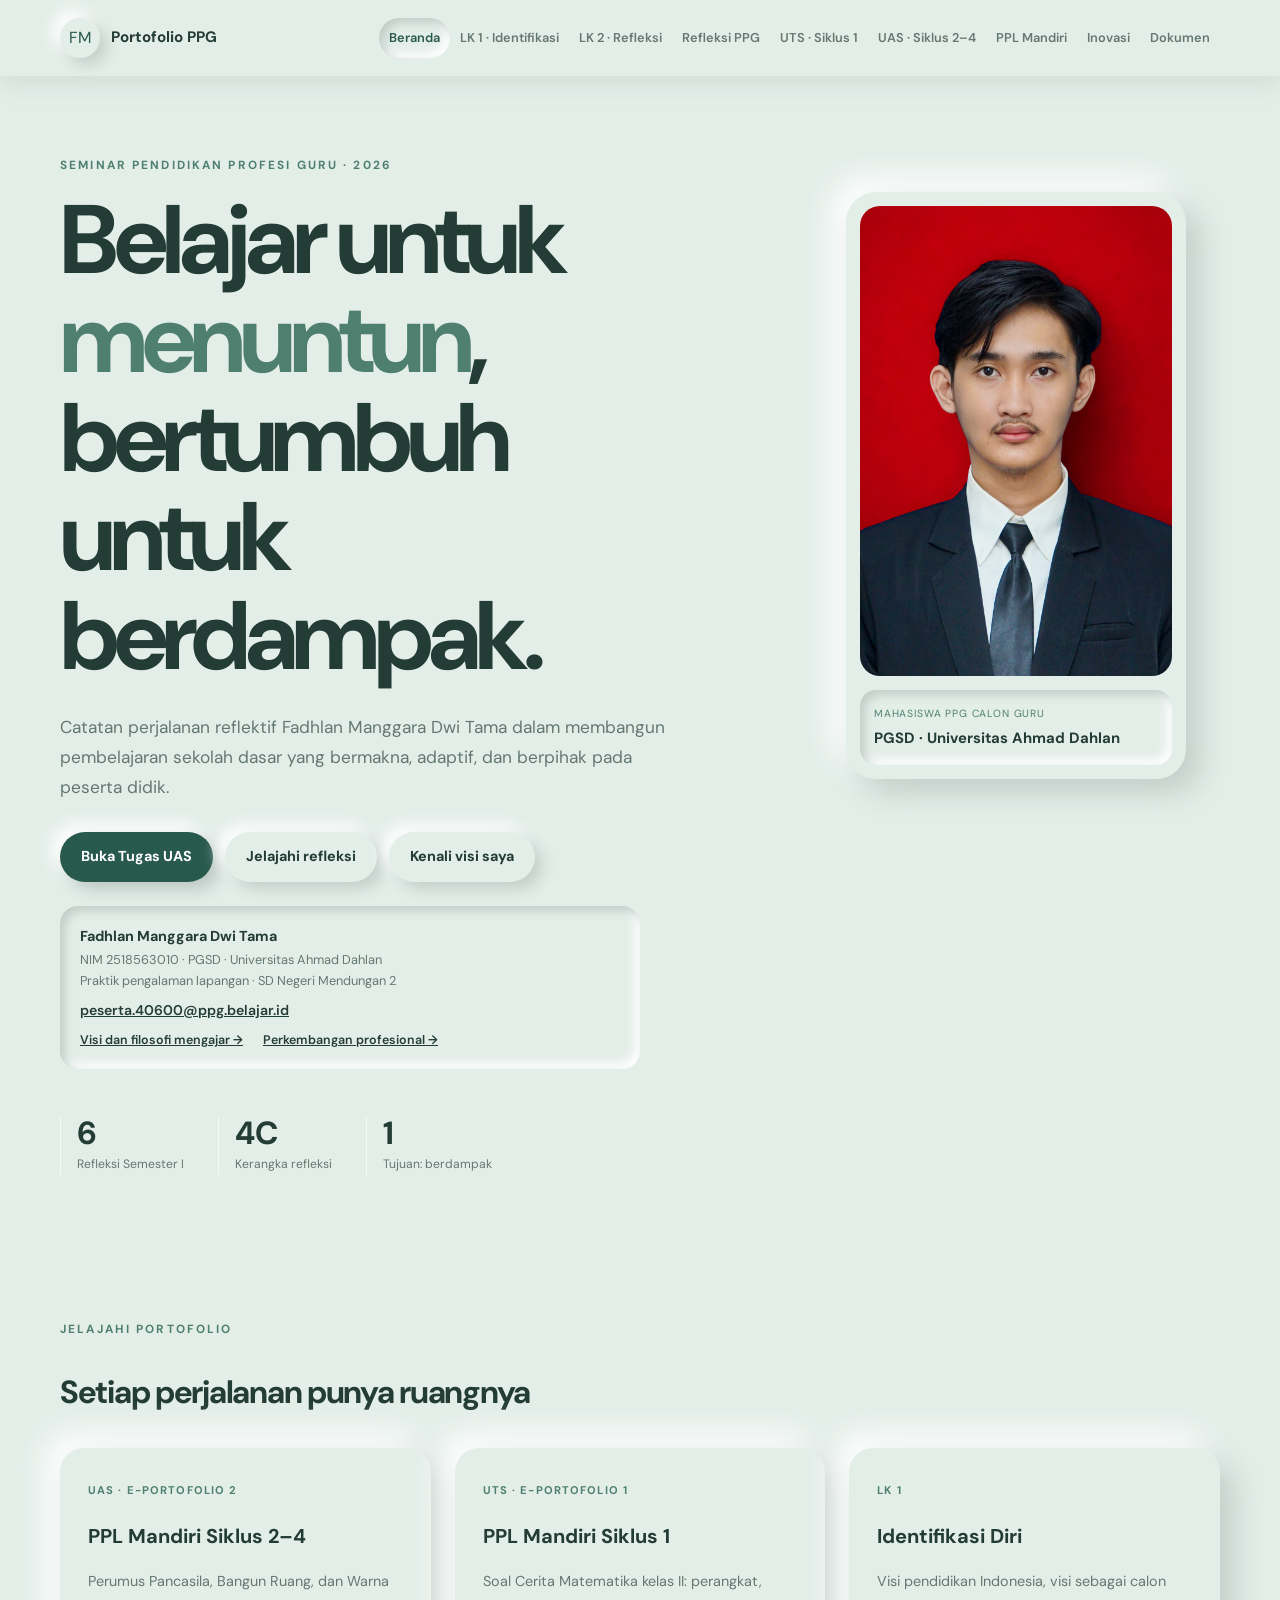
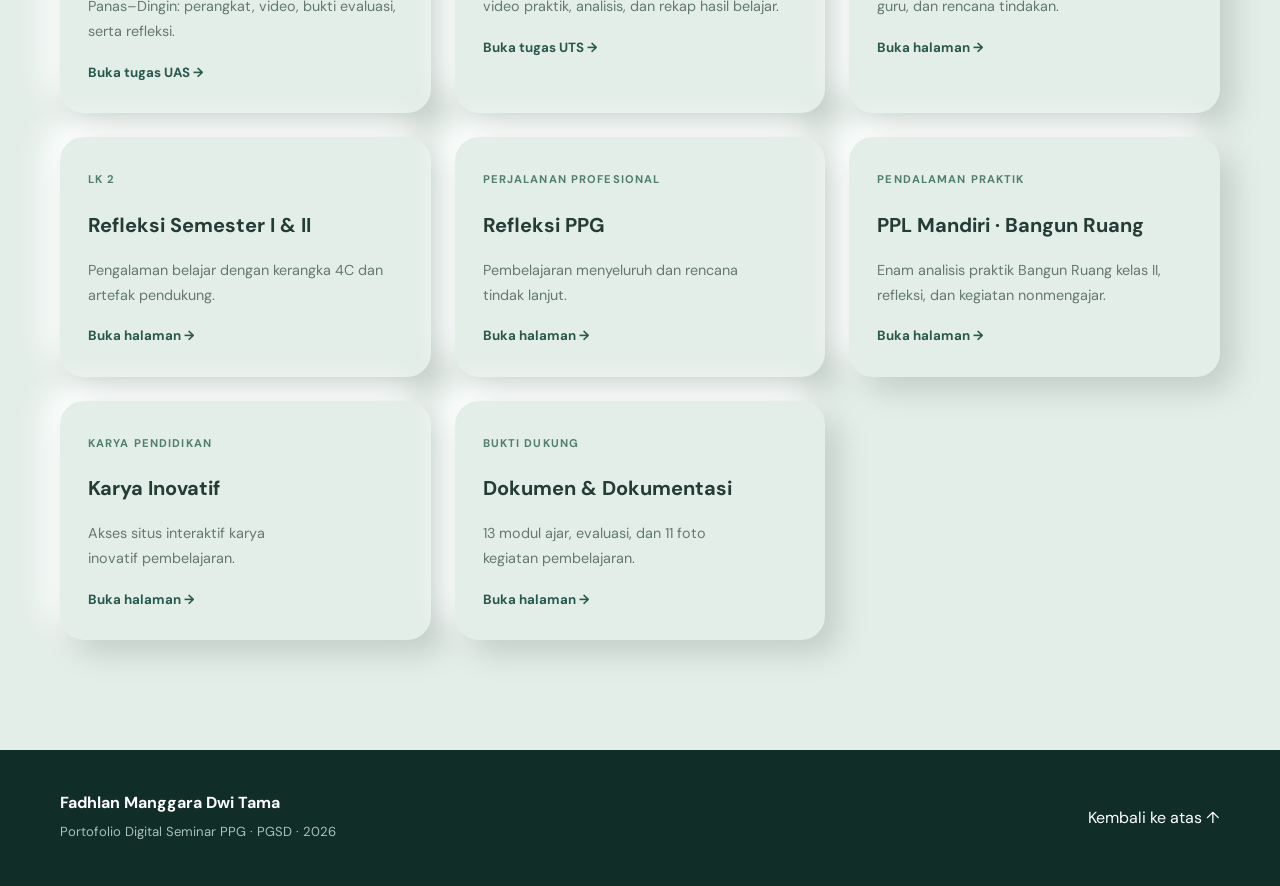
<file: index.html>
<!doctype html>
<html lang="id"><head><meta charset="UTF-8"><meta name="viewport" content="width=device-width,initial-scale=1"><meta name="description" content="Beranda — Portofolio Seminar PPG Fadhlan Manggara Dwi Tama"><meta name="theme-color" content="#28594d"><title>Beranda | Portofolio PPG Fadhlan Manggara</title><link rel="icon" type="image/png" href="image/Icon.png"><link rel="preconnect" href="https://fonts.googleapis.com"><link rel="preconnect" href="https://fonts.gstatic.com" crossorigin><link href="https://fonts.googleapis.com/css2?family=DM+Sans:wght@400;500;600;700&display=swap" rel="stylesheet"><link rel="stylesheet" href="styles.css"><link rel="stylesheet" href="updates.css"><link rel="stylesheet" href="neumorphism.css?v=20261024"><link rel="stylesheet" href="pages.css?v=20261028-uts-nav"><script src="site.js?v=20261024" defer></script><link rel="stylesheet" href="kajian-praktik.css?v=20261031-portrait"></head><body id="top-page"><a class="skip-link" href="#main">Lewati ke konten utama</a><header class="site-header"><nav class="nav shell" aria-label="Navigasi utama"><a class="brand" href="index.html"><span>FM</span><strong>Portofolio PPG</strong></a><button class="menu-button" type="button" aria-expanded="false" aria-controls="nav-list"><span class="sr-only">Buka menu</span><i></i><i></i><i></i></button><ul id="nav-list" class="nav-list"><li><a href="index.html">Beranda</a></li><li><a href="identifikasi.html">LK 1 · Identifikasi</a></li><li><a href="refleksi.html">LK 2 · Refleksi</a></li><li><a href="refleksi-ppg.html">Refleksi PPG</a></li><li><a href="uts-siklus1.html">UTS · Siklus 1</a></li><li><a href="uas-siklus2-4.html">UAS · Siklus 2–4</a></li><li><a href="ppl-mandiri.html">PPL Mandiri</a></li><li><a href="inovasi.html">Inovasi</a></li><li><a href="dokumen.html">Dokumen</a></li></ul></nav></header><main id="main">      <section class="hero shell" id="top">
        <div class="hero-copy reveal">
          <p class="eyebrow">Seminar Pendidikan Profesi Guru · 2026</p>
          <h1>Belajar untuk <em>menuntun</em>, bertumbuh untuk berdampak.</h1>
          <p class="lead">
            Catatan perjalanan reflektif Fadhlan Manggara Dwi Tama dalam
            membangun pembelajaran sekolah dasar yang bermakna, adaptif, dan
            berpihak pada peserta didik.
          </p>
          <div class="hero-actions">
            <a class="button primary" href="uas-siklus2-4.html">Buka Tugas UAS</a>
            <a class="button secondary" href="refleksi.html">Jelajahi refleksi</a
            ><a class="button secondary" href="identifikasi.html"
              >Kenali visi saya</a
            >
          </div>
          <address class="home-contact" aria-label="Profil dan kontak penyusun"><strong>Fadhlan Manggara Dwi Tama</strong><span>NIM 2518563010 · PGSD · Universitas Ahmad Dahlan</span><span>Praktik pengalaman lapangan · SD Negeri Mendungan 2</span><a href="mailto:peserta.40600@ppg.belajar.id">peserta.40600@ppg.belajar.id</a><div class="home-contact-links"><a href="identifikasi.html">Visi dan filosofi mengajar →</a><a href="refleksi-ppg.html">Perkembangan profesional →</a></div></address><dl class="hero-stats">
            <div>
              <dt>6</dt>
              <dd>Refleksi Semester I</dd>
            </div>
            <div>
              <dt>4C</dt>
              <dd>Kerangka refleksi</dd>
            </div>
            <div>
              <dt>1</dt>
              <dd>Tujuan: berdampak</dd>
            </div>
          </dl>
        </div>
        <figure class="portrait-card reveal">
          <div class="portrait-frame">
            <img src="image/avatar.jpg" alt="Foto Fadhlan Manggara Dwi Tama" />
          </div>
          <figcaption>
            <span>Mahasiswa PPG Calon Guru</span
            ><strong>PGSD · Universitas Ahmad Dahlan</strong>
          </figcaption>
        </figure>
      </section><section class="section home-links"><div class="shell"><p class="eyebrow">Jelajahi portofolio</p><h2>Setiap perjalanan punya ruangnya</h2><div class="home-card-grid"><a class="home-card" href="uas-siklus2-4.html"><span>UAS · E-Portofolio 2</span><h3>PPL Mandiri Siklus 2–4</h3><p>Perumus Pancasila, Bangun Ruang, dan Warna Panas–Dingin: perangkat, video, bukti evaluasi, serta refleksi.</p><small>Buka tugas UAS →</small></a><a class="home-card" href="uts-siklus1.html"><span>UTS · E-Portofolio 1</span><h3>PPL Mandiri Siklus 1</h3><p>Soal Cerita Matematika kelas II: perangkat, video praktik, analisis, dan rekap hasil belajar.</p><small>Buka tugas UTS →</small></a><a class="home-card" href="identifikasi.html"><span>LK 1</span><h3>Identifikasi Diri</h3><p>Visi pendidikan Indonesia, visi sebagai calon guru, dan rencana tindakan.</p><small>Buka halaman →</small></a><a class="home-card" href="refleksi.html"><span>LK 2</span><h3>Refleksi Semester I & II</h3><p>Pengalaman belajar dengan kerangka 4C dan artefak pendukung.</p><small>Buka halaman →</small></a><a class="home-card" href="refleksi-ppg.html"><span>Perjalanan profesional</span><h3>Refleksi PPG</h3><p>Pembelajaran menyeluruh dan rencana tindak lanjut.</p><small>Buka halaman →</small></a><a class="home-card" href="ppl-mandiri.html"><span>Pendalaman praktik</span><h3>PPL Mandiri · Bangun Ruang</h3><p>Enam analisis praktik Bangun Ruang kelas II, refleksi, dan kegiatan nonmengajar.</p><small>Buka halaman →</small></a><a class="home-card" href="inovasi.html"><span>Karya pendidikan</span><h3>Karya Inovatif</h3><p>Akses situs interaktif karya inovatif pembelajaran.</p><small>Buka halaman →</small></a><a class="home-card" href="dokumen.html"><span>Bukti dukung</span><h3>Dokumen & Dokumentasi</h3><p>13 modul ajar, evaluasi, dan 11 foto kegiatan pembelajaran.</p><small>Buka halaman →</small></a></div></div></section></main><footer><div class="shell footer-inner"><div><strong>Fadhlan Manggara Dwi Tama</strong><p>Portofolio Digital Seminar PPG · PGSD · 2026</p></div><a href="#top-page">Kembali ke atas ↑</a></div></footer></body></html>
</file>
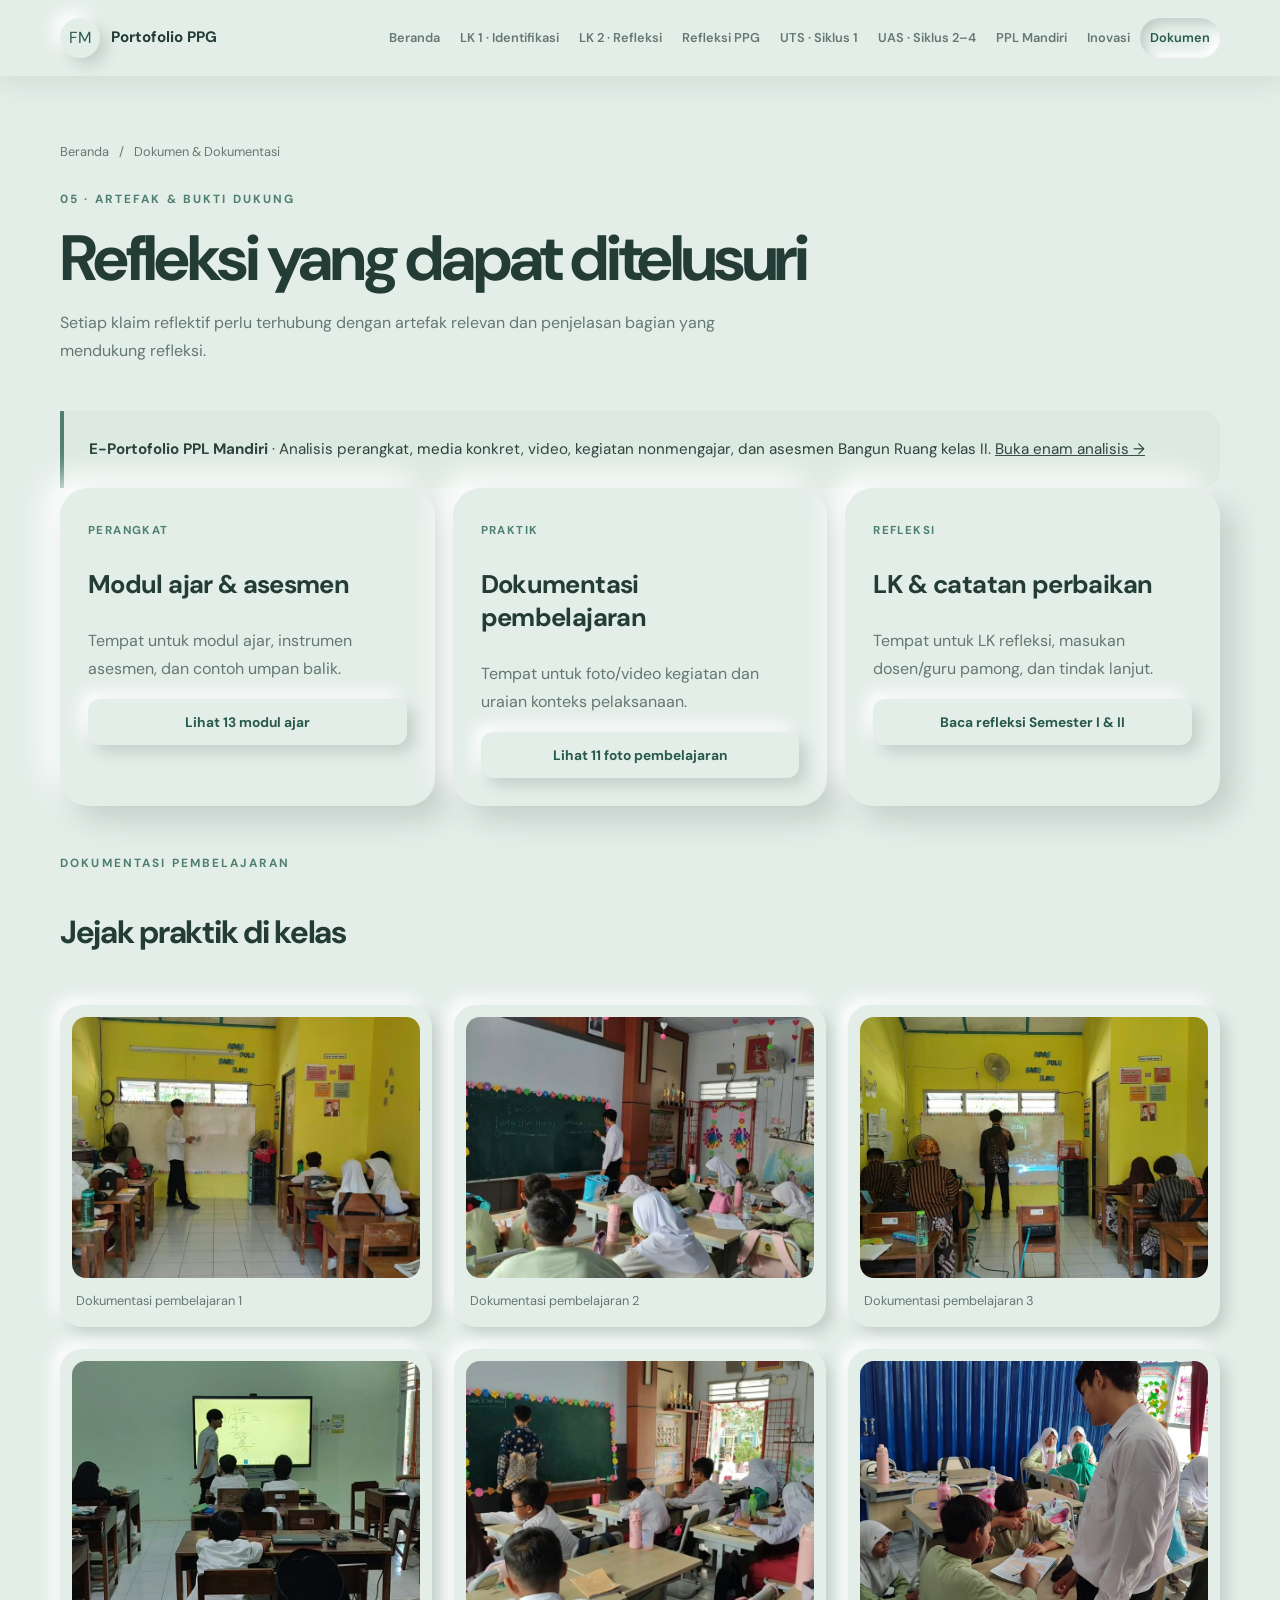
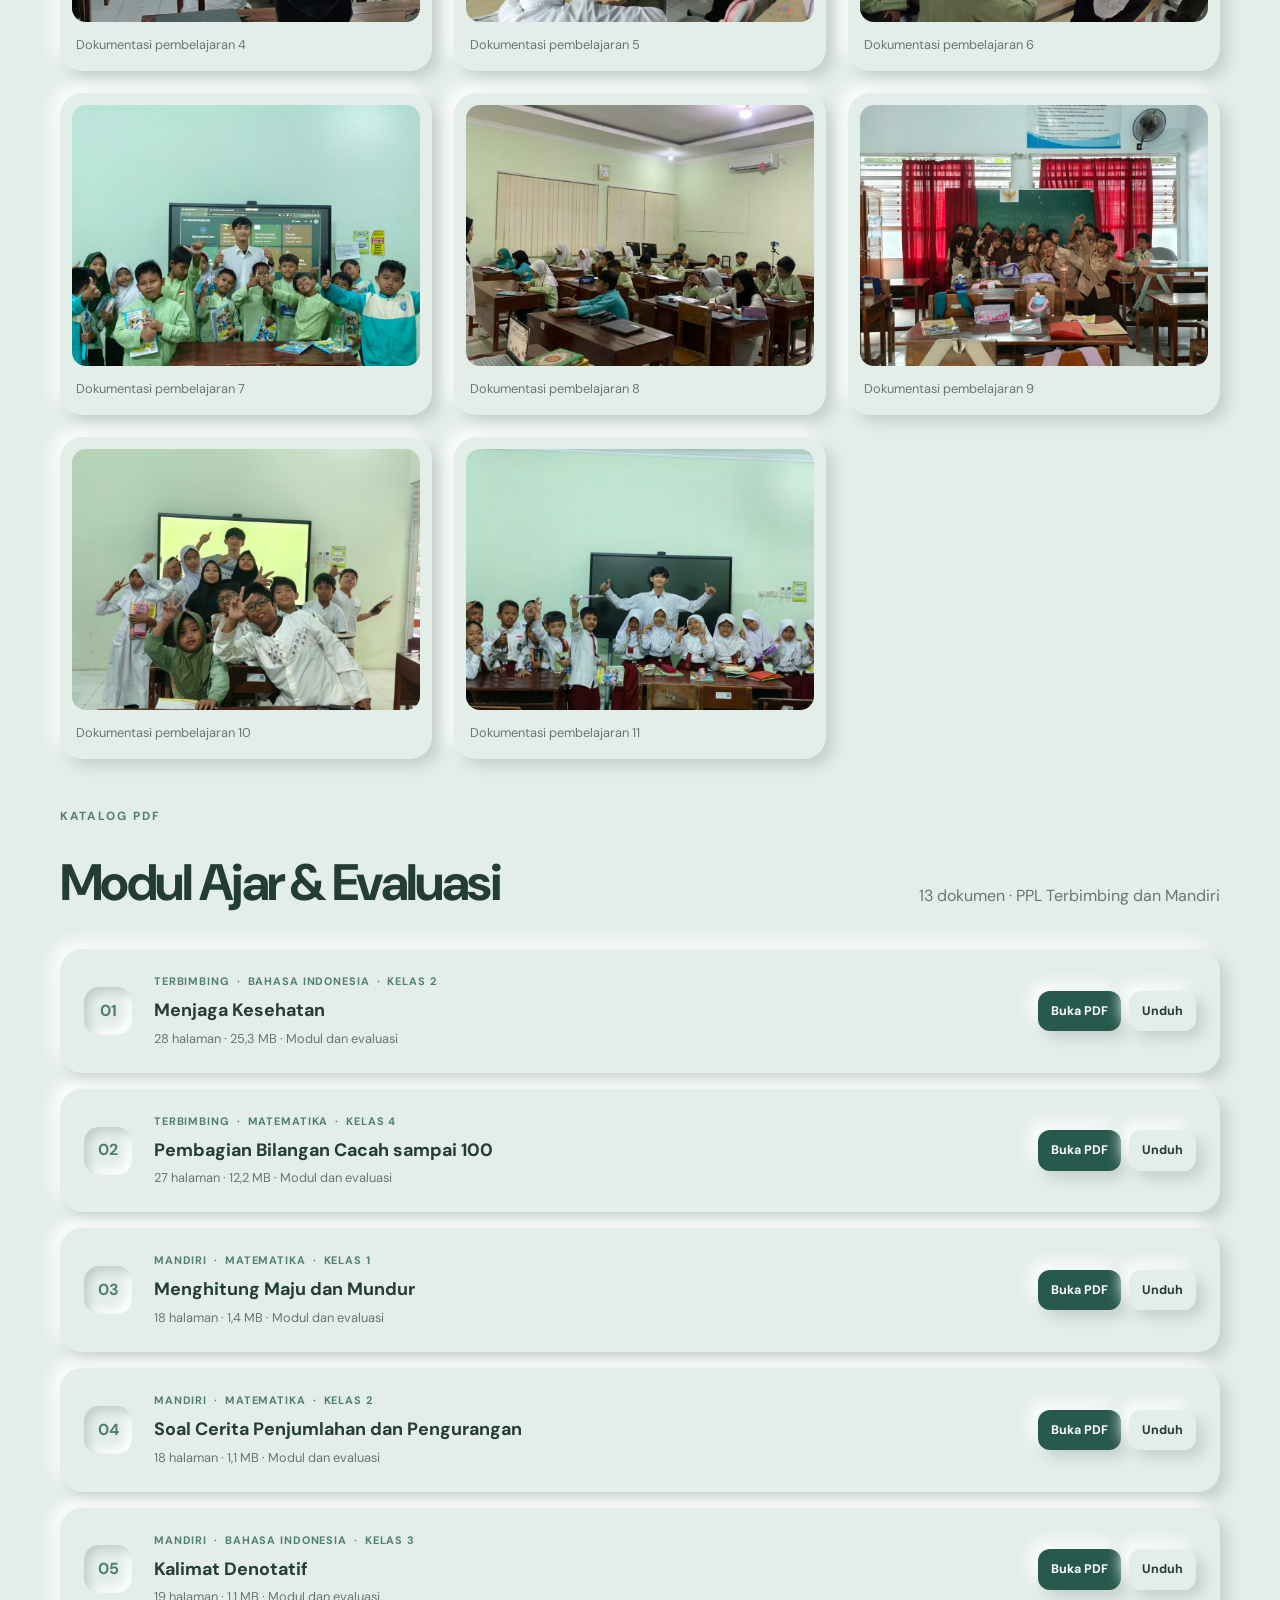
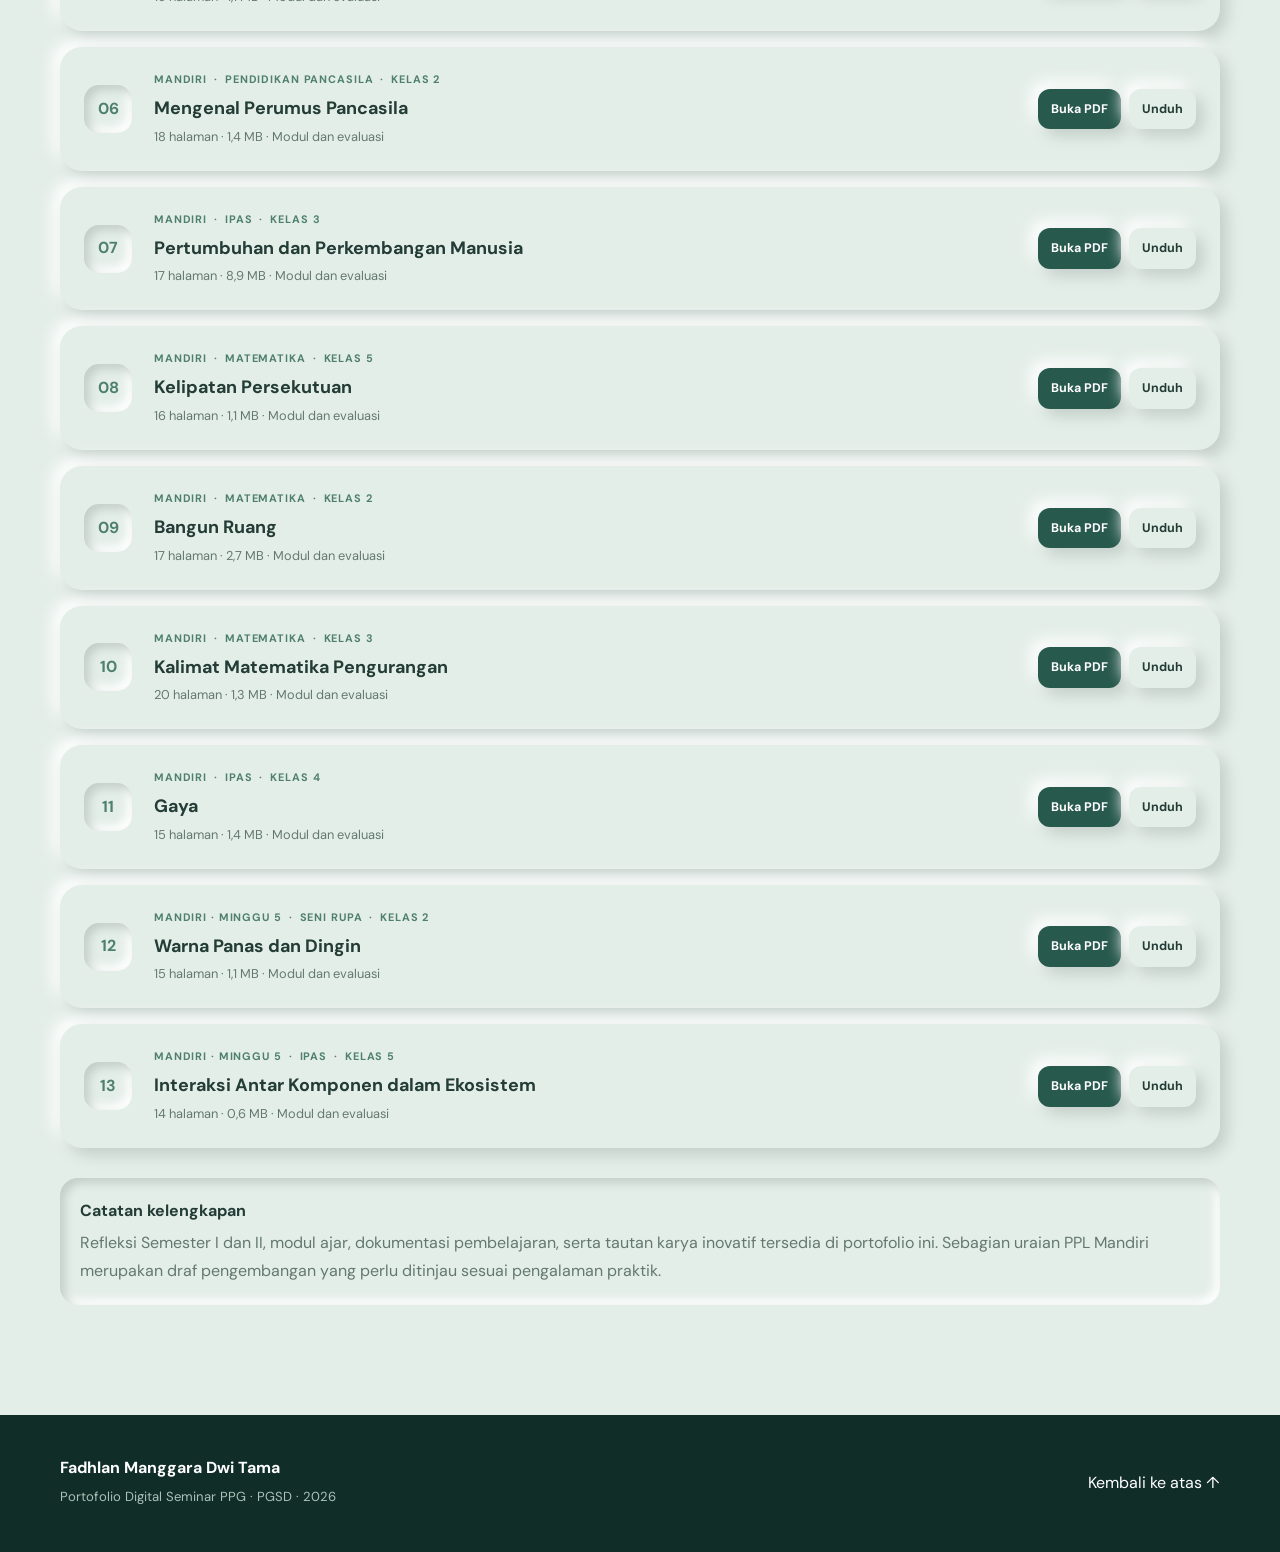
<file: dokumen.html>
<!doctype html>
<html lang="id"><head><meta charset="UTF-8"><meta name="viewport" content="width=device-width,initial-scale=1"><meta name="description" content="Dokumen & Dokumentasi — Portofolio Seminar PPG Fadhlan Manggara Dwi Tama"><meta name="theme-color" content="#28594d"><title>Dokumen & Dokumentasi | Portofolio PPG Fadhlan Manggara</title><link rel="icon" type="image/png" href="image/Icon.png"><link rel="preconnect" href="https://fonts.googleapis.com"><link rel="preconnect" href="https://fonts.gstatic.com" crossorigin><link href="https://fonts.googleapis.com/css2?family=DM+Sans:wght@400;500;600;700&display=swap" rel="stylesheet"><link rel="stylesheet" href="styles.css"><link rel="stylesheet" href="updates.css"><link rel="stylesheet" href="neumorphism.css?v=20261024"><link rel="stylesheet" href="pages.css?v=20261028-uts-nav"><script src="site.js?v=20261024" defer></script><script src="documents.js?v=20261024" defer></script><script src="updates.js?v=20261024" defer></script></head><body id="top-page"><a class="skip-link" href="#main">Lewati ke konten utama</a><header class="site-header"><nav class="nav shell" aria-label="Navigasi utama"><a class="brand" href="index.html"><span>FM</span><strong>Portofolio PPG</strong></a><button class="menu-button" type="button" aria-expanded="false" aria-controls="nav-list"><span class="sr-only">Buka menu</span><i></i><i></i><i></i></button><ul id="nav-list" class="nav-list"><li><a href="index.html">Beranda</a></li><li><a href="identifikasi.html">LK 1 · Identifikasi</a></li><li><a href="refleksi.html">LK 2 · Refleksi</a></li><li><a href="refleksi-ppg.html">Refleksi PPG</a></li><li><a href="uts-siklus1.html">UTS · Siklus 1</a></li><li><a href="uas-siklus2-4.html">UAS · Siklus 2–4</a></li><li><a href="ppl-mandiri.html">PPL Mandiri</a></li><li><a href="inovasi.html">Inovasi</a></li><li><a href="dokumen.html">Dokumen</a></li></ul></nav></header><main id="main">      <section class="section evidence" id="dokumen">
        <div class="shell"><nav class="breadcrumb" aria-label="Jejak halaman"><a href="index.html">Beranda</a><span aria-hidden="true">/</span><span>Dokumen & Dokumentasi</span></nav>
          <div class="section-heading reveal">
            <p class="eyebrow">05 · Artefak & bukti dukung</p>
            <h1 class="page-title">Refleksi yang dapat ditelusuri</h1>
            <p>
              Setiap klaim reflektif perlu terhubung dengan artefak relevan dan
              penjelasan bagian yang mendukung refleksi.
            </p>
          </div>
          <div class="practice-link ppl-document-link"><p><strong>E-Portofolio PPL Mandiri</strong> · Analisis perangkat, media konkret, video, kegiatan nonmengajar, dan asesmen Bangun Ruang kelas II. <a href="ppl-mandiri.html">Buka enam analisis →</a></p></div>
          <div class="evidence-grid">
            <article class="evidence-card reveal">
              <span>Perangkat</span>
              <h3>Modul ajar & asesmen</h3>
              <p>
                Tempat untuk modul ajar, instrumen asesmen, dan contoh umpan
                balik.
              </p>
              <button disabled>Dokumen belum ditambahkan</button>
            </article>
            <article class="evidence-card reveal">
              <span>Praktik</span>
              <h3>Dokumentasi pembelajaran</h3>
              <p>
                Tempat untuk foto/video kegiatan dan uraian konteks pelaksanaan.
              </p>
              <button disabled>Dokumen belum ditambahkan</button>
            </article>
            <article class="evidence-card reveal">
              <span>Refleksi</span>
              <h3>LK & catatan perbaikan</h3>
              <p>
                Tempat untuk LK refleksi, masukan dosen/guru pamong, dan tindak
                lanjut.
              </p>
              <button disabled>Dokumen belum ditambahkan</button>
            </article>
          </div>
          <aside class="completion-note reveal">
            <strong>Catatan kelengkapan</strong>
            <p>
              Struktur portofolio sudah mengikuti ketentuan Seminar PPG. Tautan
              artefak Semester I–II dan detail karya inovasi perlu ditambahkan
              dari dokumen asli agar portofolio siap dinilai.
            </p>
          </aside>
        </div>
      </section></main><footer><div class="shell footer-inner"><div><strong>Fadhlan Manggara Dwi Tama</strong><p>Portofolio Digital Seminar PPG · PGSD · 2026</p></div><a href="#top-page">Kembali ke atas ↑</a></div></footer></body></html>
</file>
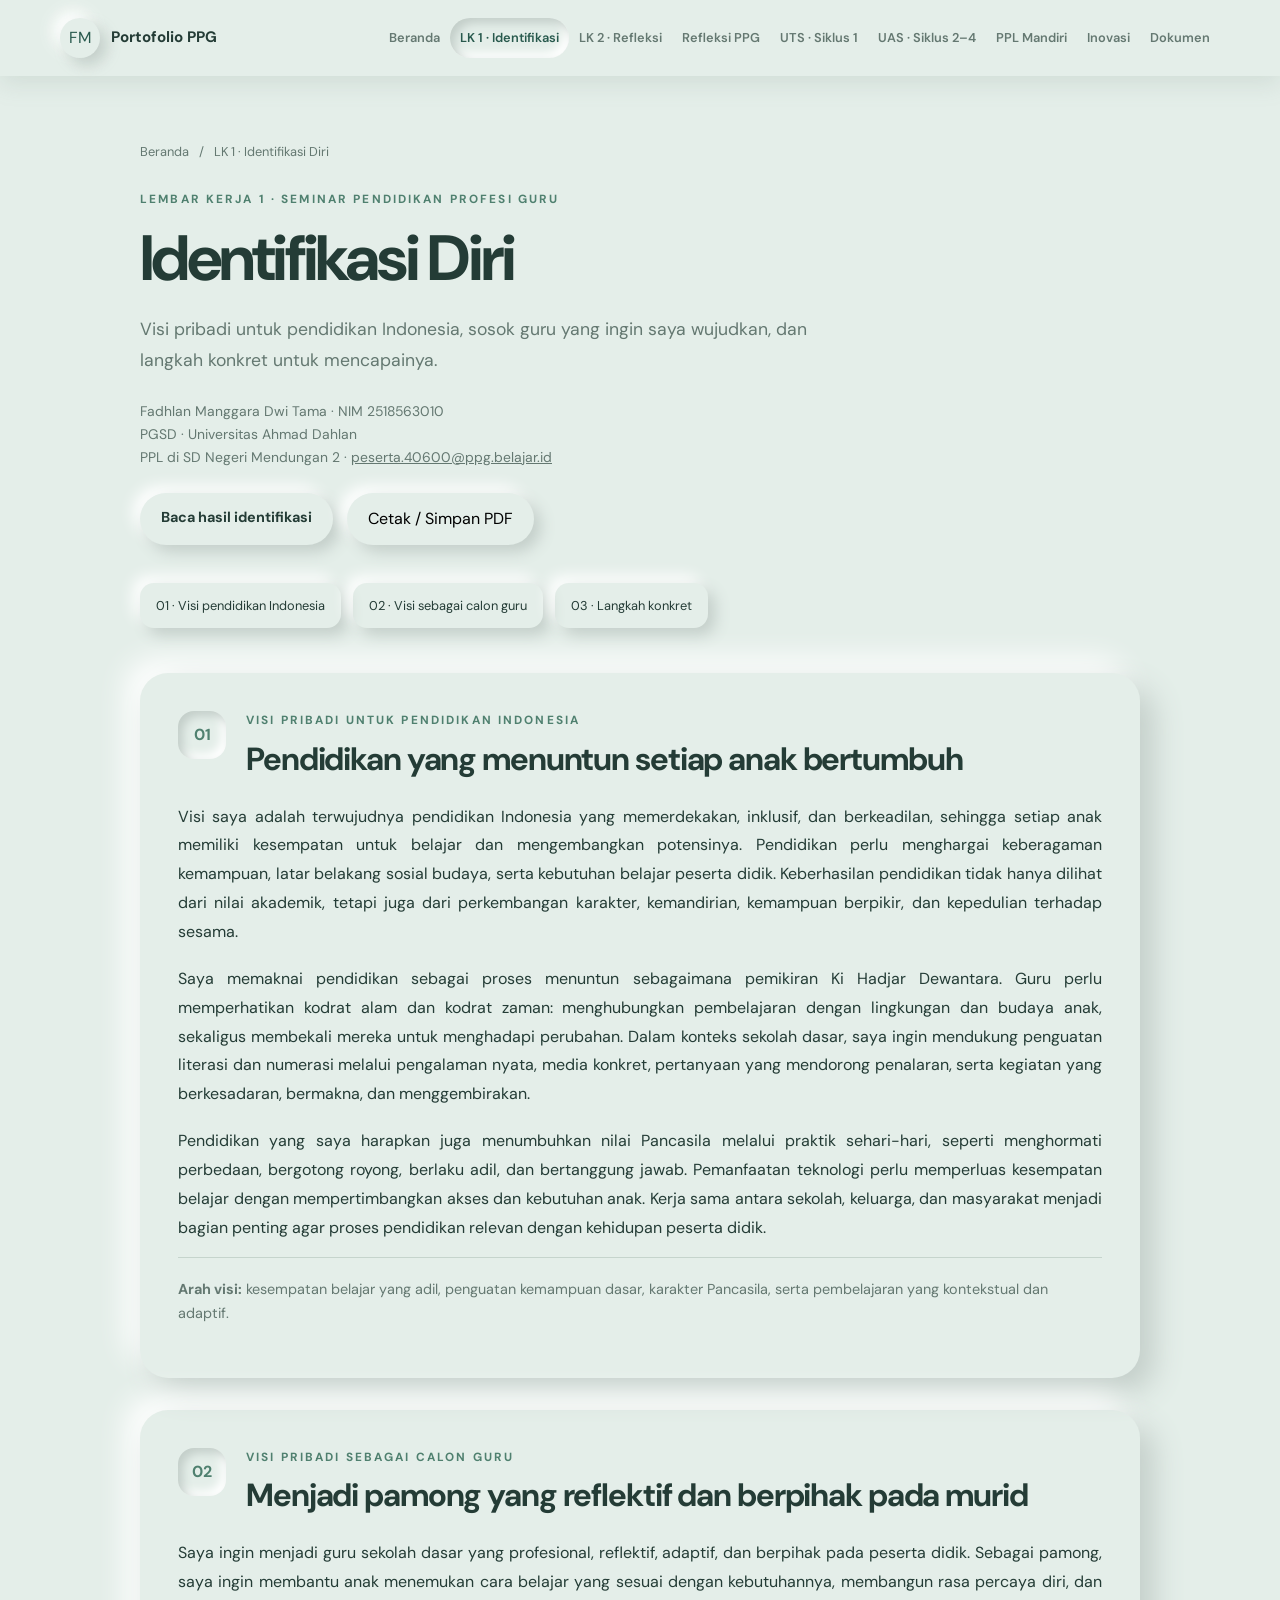
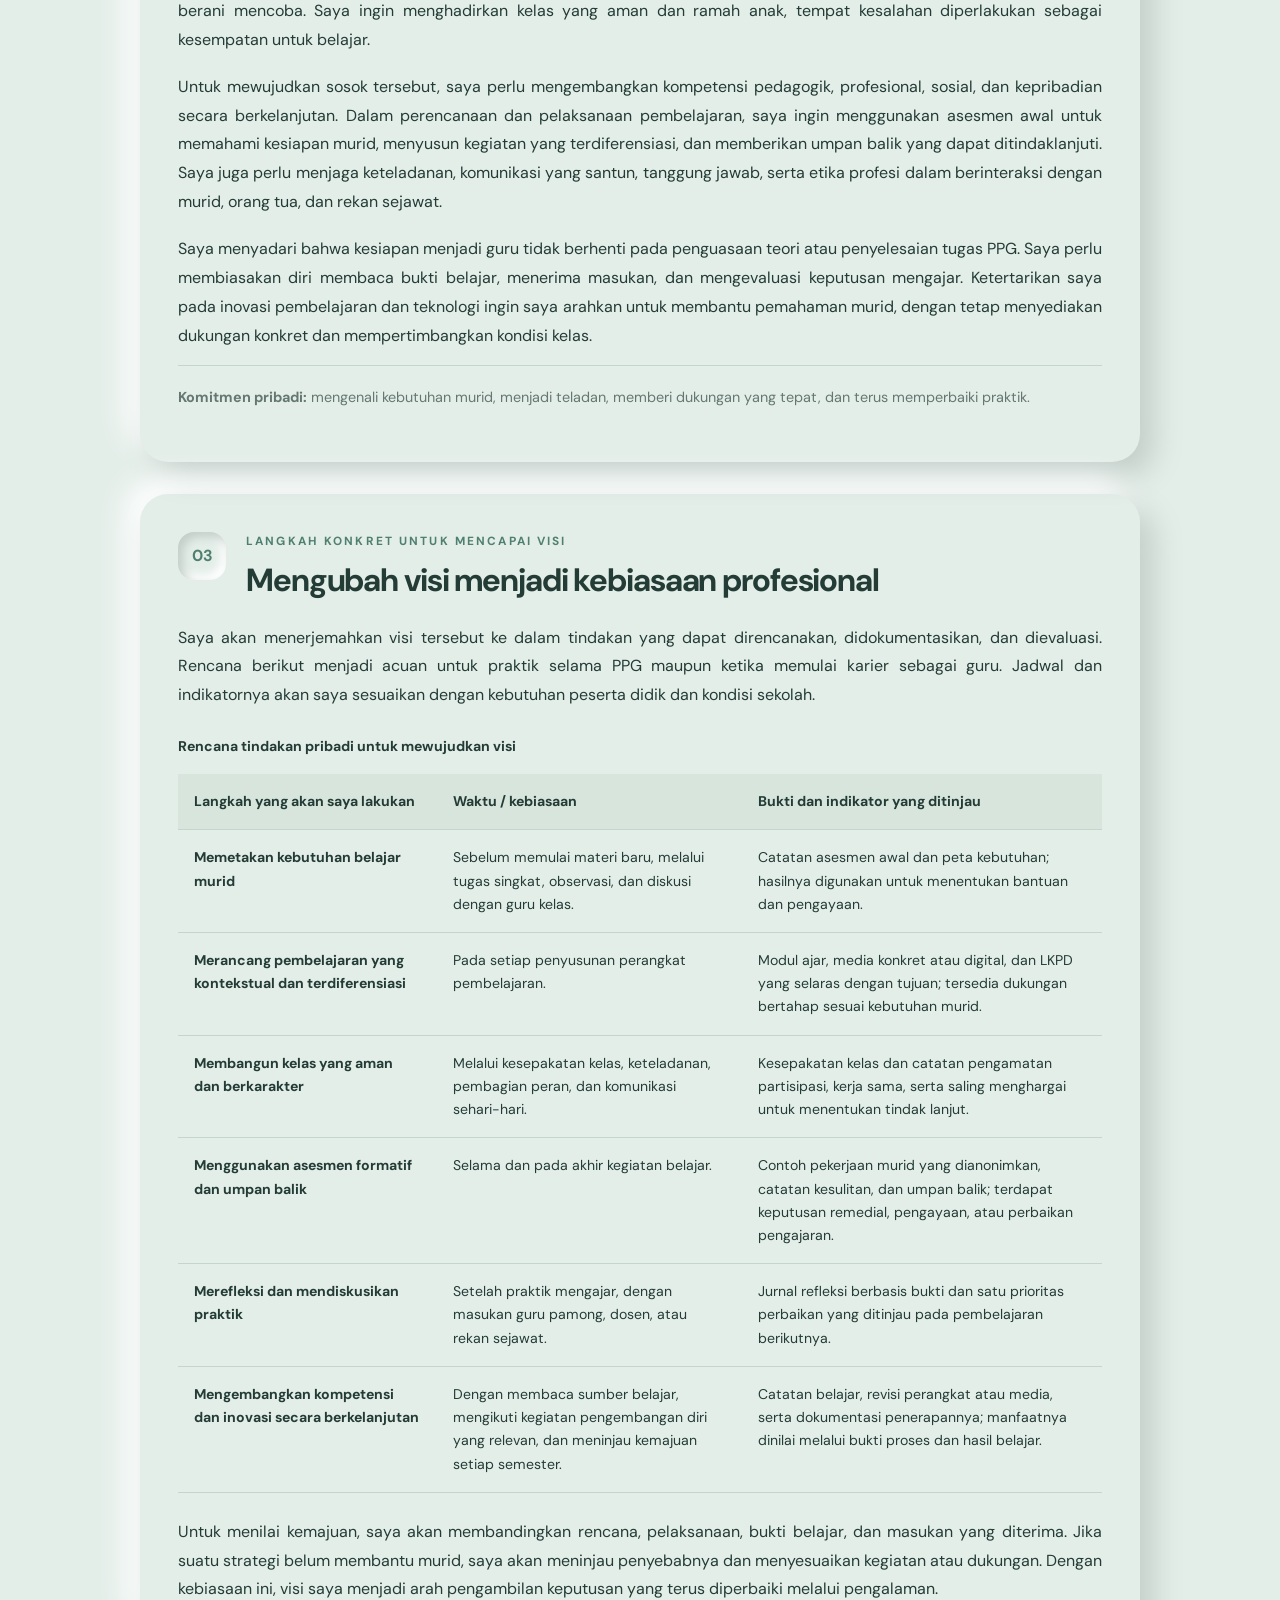
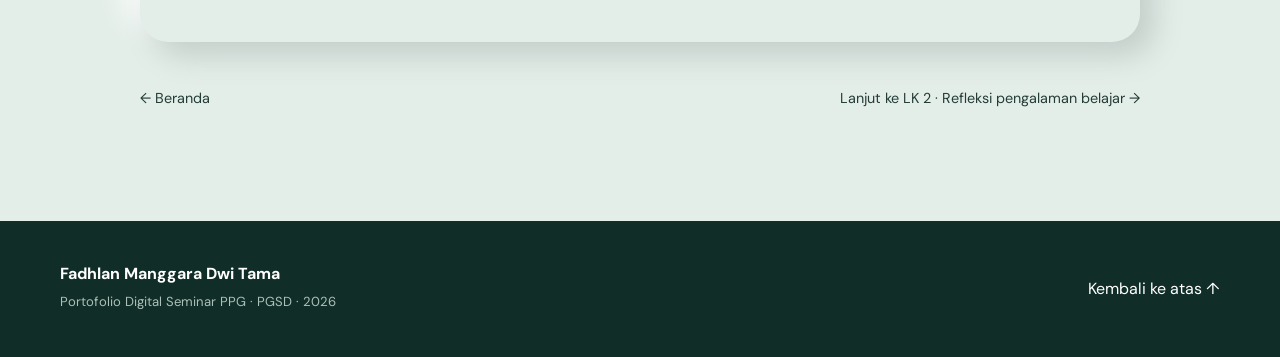
<file: identifikasi.html>
<!doctype html>
<html lang="id"><head><meta charset="UTF-8"><meta name="viewport" content="width=device-width,initial-scale=1"><meta name="description" content="LK 1 · Identifikasi Diri — Portofolio Seminar PPG Fadhlan Manggara Dwi Tama"><meta name="theme-color" content="#28594d"><title>LK 1 · Identifikasi Diri | Portofolio PPG Fadhlan Manggara</title><link rel="icon" type="image/png" href="image/Icon.png"><link rel="preconnect" href="https://fonts.googleapis.com"><link rel="preconnect" href="https://fonts.gstatic.com" crossorigin><link href="https://fonts.googleapis.com/css2?family=DM+Sans:wght@400;500;600;700&display=swap" rel="stylesheet"><link rel="stylesheet" href="styles.css"><link rel="stylesheet" href="updates.css"><link rel="stylesheet" href="neumorphism.css?v=20261024"><link rel="stylesheet" href="pages.css?v=20261028-uts-nav"><script src="site.js?v=20261024" defer></script></head><body id="top-page"><a class="skip-link" href="#main">Lewati ke konten utama</a><header class="site-header"><nav class="nav shell" aria-label="Navigasi utama"><a class="brand" href="index.html"><span>FM</span><strong>Portofolio PPG</strong></a><button class="menu-button" type="button" aria-expanded="false" aria-controls="nav-list"><span class="sr-only">Buka menu</span><i></i><i></i><i></i></button><ul id="nav-list" class="nav-list"><li><a href="index.html">Beranda</a></li><li><a href="identifikasi.html">LK 1 · Identifikasi</a></li><li><a href="refleksi.html">LK 2 · Refleksi</a></li><li><a href="refleksi-ppg.html">Refleksi PPG</a></li><li><a href="uts-siklus1.html">UTS · Siklus 1</a></li><li><a href="uas-siklus2-4.html">UAS · Siklus 2–4</a></li><li><a href="ppl-mandiri.html">PPL Mandiri</a></li><li><a href="inovasi.html">Inovasi</a></li><li><a href="dokumen.html">Dokumen</a></li></ul></nav></header><main id="main"><section class="section identity lk-page" id="identifikasi">
  <div class="shell">
    <nav class="breadcrumb" aria-label="Jejak halaman"><a href="index.html">Beranda</a><span aria-hidden="true">/</span><span>LK 1 · Identifikasi Diri</span></nav>
    <header class="page-heading">
      <p class="eyebrow">Lembar Kerja 1 · Seminar Pendidikan Profesi Guru</p>
      <h1>Identifikasi Diri</h1>
      <p class="page-lead">Visi pribadi untuk pendidikan Indonesia, sosok guru yang ingin saya wujudkan, dan langkah konkret untuk mencapainya.</p>
      <p class="author-line">Fadhlan Manggara Dwi Tama · NIM 2518563010<br>PGSD · Universitas Ahmad Dahlan<br>PPL di SD Negeri Mendungan 2 · <a href="mailto:peserta.40600@ppg.belajar.id">peserta.40600@ppg.belajar.id</a></p>
      <div class="page-actions"><a class="button secondary" href="#visi-pendidikan">Baca hasil identifikasi</a><button class="button secondary" type="button" id="print-lk">Cetak / Simpan PDF</button></div>
    </header>
    <nav class="lk-outline" aria-label="Isi LK 1"><a href="#visi-pendidikan">01 · Visi pendidikan Indonesia</a><a href="#visi-guru">02 · Visi sebagai calon guru</a><a href="#langkah-konkret">03 · Langkah konkret</a></nav>
    <article class="lk-answer" id="visi-pendidikan">
      <div class="answer-heading"><span class="answer-number">01</span><div><p class="eyebrow">Visi pribadi untuk pendidikan Indonesia</p><h2>Pendidikan yang menuntun setiap anak bertumbuh</h2></div></div>
      <div class="answer-prose">
        <p>Visi saya adalah terwujudnya pendidikan Indonesia yang memerdekakan, inklusif, dan berkeadilan, sehingga setiap anak memiliki kesempatan untuk belajar dan mengembangkan potensinya. Pendidikan perlu menghargai keberagaman kemampuan, latar belakang sosial budaya, serta kebutuhan belajar peserta didik. Keberhasilan pendidikan tidak hanya dilihat dari nilai akademik, tetapi juga dari perkembangan karakter, kemandirian, kemampuan berpikir, dan kepedulian terhadap sesama.</p>
        <p>Saya memaknai pendidikan sebagai proses menuntun sebagaimana pemikiran Ki Hadjar Dewantara. Guru perlu memperhatikan kodrat alam dan kodrat zaman: menghubungkan pembelajaran dengan lingkungan dan budaya anak, sekaligus membekali mereka untuk menghadapi perubahan. Dalam konteks sekolah dasar, saya ingin mendukung penguatan literasi dan numerasi melalui pengalaman nyata, media konkret, pertanyaan yang mendorong penalaran, serta kegiatan yang berkesadaran, bermakna, dan menggembirakan.</p>
        <p>Pendidikan yang saya harapkan juga menumbuhkan nilai Pancasila melalui praktik sehari-hari, seperti menghormati perbedaan, bergotong royong, berlaku adil, dan bertanggung jawab. Pemanfaatan teknologi perlu memperluas kesempatan belajar dengan mempertimbangkan akses dan kebutuhan anak. Kerja sama antara sekolah, keluarga, dan masyarakat menjadi bagian penting agar proses pendidikan relevan dengan kehidupan peserta didik.</p>
      </div>
      <p class="answer-link"><strong>Arah visi:</strong> kesempatan belajar yang adil, penguatan kemampuan dasar, karakter Pancasila, serta pembelajaran yang kontekstual dan adaptif.</p>
    </article>
    <article class="lk-answer" id="visi-guru">
      <div class="answer-heading"><span class="answer-number">02</span><div><p class="eyebrow">Visi pribadi sebagai calon guru</p><h2>Menjadi pamong yang reflektif dan berpihak pada murid</h2></div></div>
      <div class="answer-prose">
        <p>Saya ingin menjadi guru sekolah dasar yang profesional, reflektif, adaptif, dan berpihak pada peserta didik. Sebagai pamong, saya ingin membantu anak menemukan cara belajar yang sesuai dengan kebutuhannya, membangun rasa percaya diri, dan berani mencoba. Saya ingin menghadirkan kelas yang aman dan ramah anak, tempat kesalahan diperlakukan sebagai kesempatan untuk belajar.</p>
        <p>Untuk mewujudkan sosok tersebut, saya perlu mengembangkan kompetensi pedagogik, profesional, sosial, dan kepribadian secara berkelanjutan. Dalam perencanaan dan pelaksanaan pembelajaran, saya ingin menggunakan asesmen awal untuk memahami kesiapan murid, menyusun kegiatan yang terdiferensiasi, dan memberikan umpan balik yang dapat ditindaklanjuti. Saya juga perlu menjaga keteladanan, komunikasi yang santun, tanggung jawab, serta etika profesi dalam berinteraksi dengan murid, orang tua, dan rekan sejawat.</p>
        <p>Saya menyadari bahwa kesiapan menjadi guru tidak berhenti pada penguasaan teori atau penyelesaian tugas PPG. Saya perlu membiasakan diri membaca bukti belajar, menerima masukan, dan mengevaluasi keputusan mengajar. Ketertarikan saya pada inovasi pembelajaran dan teknologi ingin saya arahkan untuk membantu pemahaman murid, dengan tetap menyediakan dukungan konkret dan mempertimbangkan kondisi kelas.</p>
      </div>
      <p class="answer-link"><strong>Komitmen pribadi:</strong> mengenali kebutuhan murid, menjadi teladan, memberi dukungan yang tepat, dan terus memperbaiki praktik.</p>
    </article>
    <article class="lk-answer" id="langkah-konkret">
      <div class="answer-heading"><span class="answer-number">03</span><div><p class="eyebrow">Langkah konkret untuk mencapai visi</p><h2>Mengubah visi menjadi kebiasaan profesional</h2></div></div>
      <div class="answer-prose"><p>Saya akan menerjemahkan visi tersebut ke dalam tindakan yang dapat direncanakan, didokumentasikan, dan dievaluasi. Rencana berikut menjadi acuan untuk praktik selama PPG maupun ketika memulai karier sebagai guru. Jadwal dan indikatornya akan saya sesuaikan dengan kebutuhan peserta didik dan kondisi sekolah.</p></div>
      <div class="table-scroll plan-table-wrap"><table class="plan-table"><caption>Rencana tindakan pribadi untuk mewujudkan visi</caption><thead><tr><th scope="col">Langkah yang akan saya lakukan</th><th scope="col">Waktu / kebiasaan</th><th scope="col">Bukti dan indikator yang ditinjau</th></tr></thead><tbody>
        <tr><th scope="row">Memetakan kebutuhan belajar murid</th><td>Sebelum memulai materi baru, melalui tugas singkat, observasi, dan diskusi dengan guru kelas.</td><td>Catatan asesmen awal dan peta kebutuhan; hasilnya digunakan untuk menentukan bantuan dan pengayaan.</td></tr>
        <tr><th scope="row">Merancang pembelajaran yang kontekstual dan terdiferensiasi</th><td>Pada setiap penyusunan perangkat pembelajaran.</td><td>Modul ajar, media konkret atau digital, dan LKPD yang selaras dengan tujuan; tersedia dukungan bertahap sesuai kebutuhan murid.</td></tr>
        <tr><th scope="row">Membangun kelas yang aman dan berkarakter</th><td>Melalui kesepakatan kelas, keteladanan, pembagian peran, dan komunikasi sehari-hari.</td><td>Kesepakatan kelas dan catatan pengamatan partisipasi, kerja sama, serta saling menghargai untuk menentukan tindak lanjut.</td></tr>
        <tr><th scope="row">Menggunakan asesmen formatif dan umpan balik</th><td>Selama dan pada akhir kegiatan belajar.</td><td>Contoh pekerjaan murid yang dianonimkan, catatan kesulitan, dan umpan balik; terdapat keputusan remedial, pengayaan, atau perbaikan pengajaran.</td></tr>
        <tr><th scope="row">Merefleksi dan mendiskusikan praktik</th><td>Setelah praktik mengajar, dengan masukan guru pamong, dosen, atau rekan sejawat.</td><td>Jurnal refleksi berbasis bukti dan satu prioritas perbaikan yang ditinjau pada pembelajaran berikutnya.</td></tr>
        <tr><th scope="row">Mengembangkan kompetensi dan inovasi secara berkelanjutan</th><td>Dengan membaca sumber belajar, mengikuti kegiatan pengembangan diri yang relevan, dan meninjau kemajuan setiap semester.</td><td>Catatan belajar, revisi perangkat atau media, serta dokumentasi penerapannya; manfaatnya dinilai melalui bukti proses dan hasil belajar.</td></tr>
      </tbody></table></div>
      <div class="answer-prose"><p>Untuk menilai kemajuan, saya akan membandingkan rencana, pelaksanaan, bukti belajar, dan masukan yang diterima. Jika suatu strategi belum membantu murid, saya akan meninjau penyebabnya dan menyesuaikan kegiatan atau dukungan. Dengan kebiasaan ini, visi saya menjadi arah pengambilan keputusan yang terus diperbaiki melalui pengalaman.</p></div>
    </article>
    <div class="page-next"><a href="index.html">← Beranda</a><a href="refleksi.html">Lanjut ke LK 2 · Refleksi pengalaman belajar →</a></div>
  </div>
</section>
</main><footer><div class="shell footer-inner"><div><strong>Fadhlan Manggara Dwi Tama</strong><p>Portofolio Digital Seminar PPG · PGSD · 2026</p></div><a href="#top-page">Kembali ke atas ↑</a></div></footer></body></html>
</file>
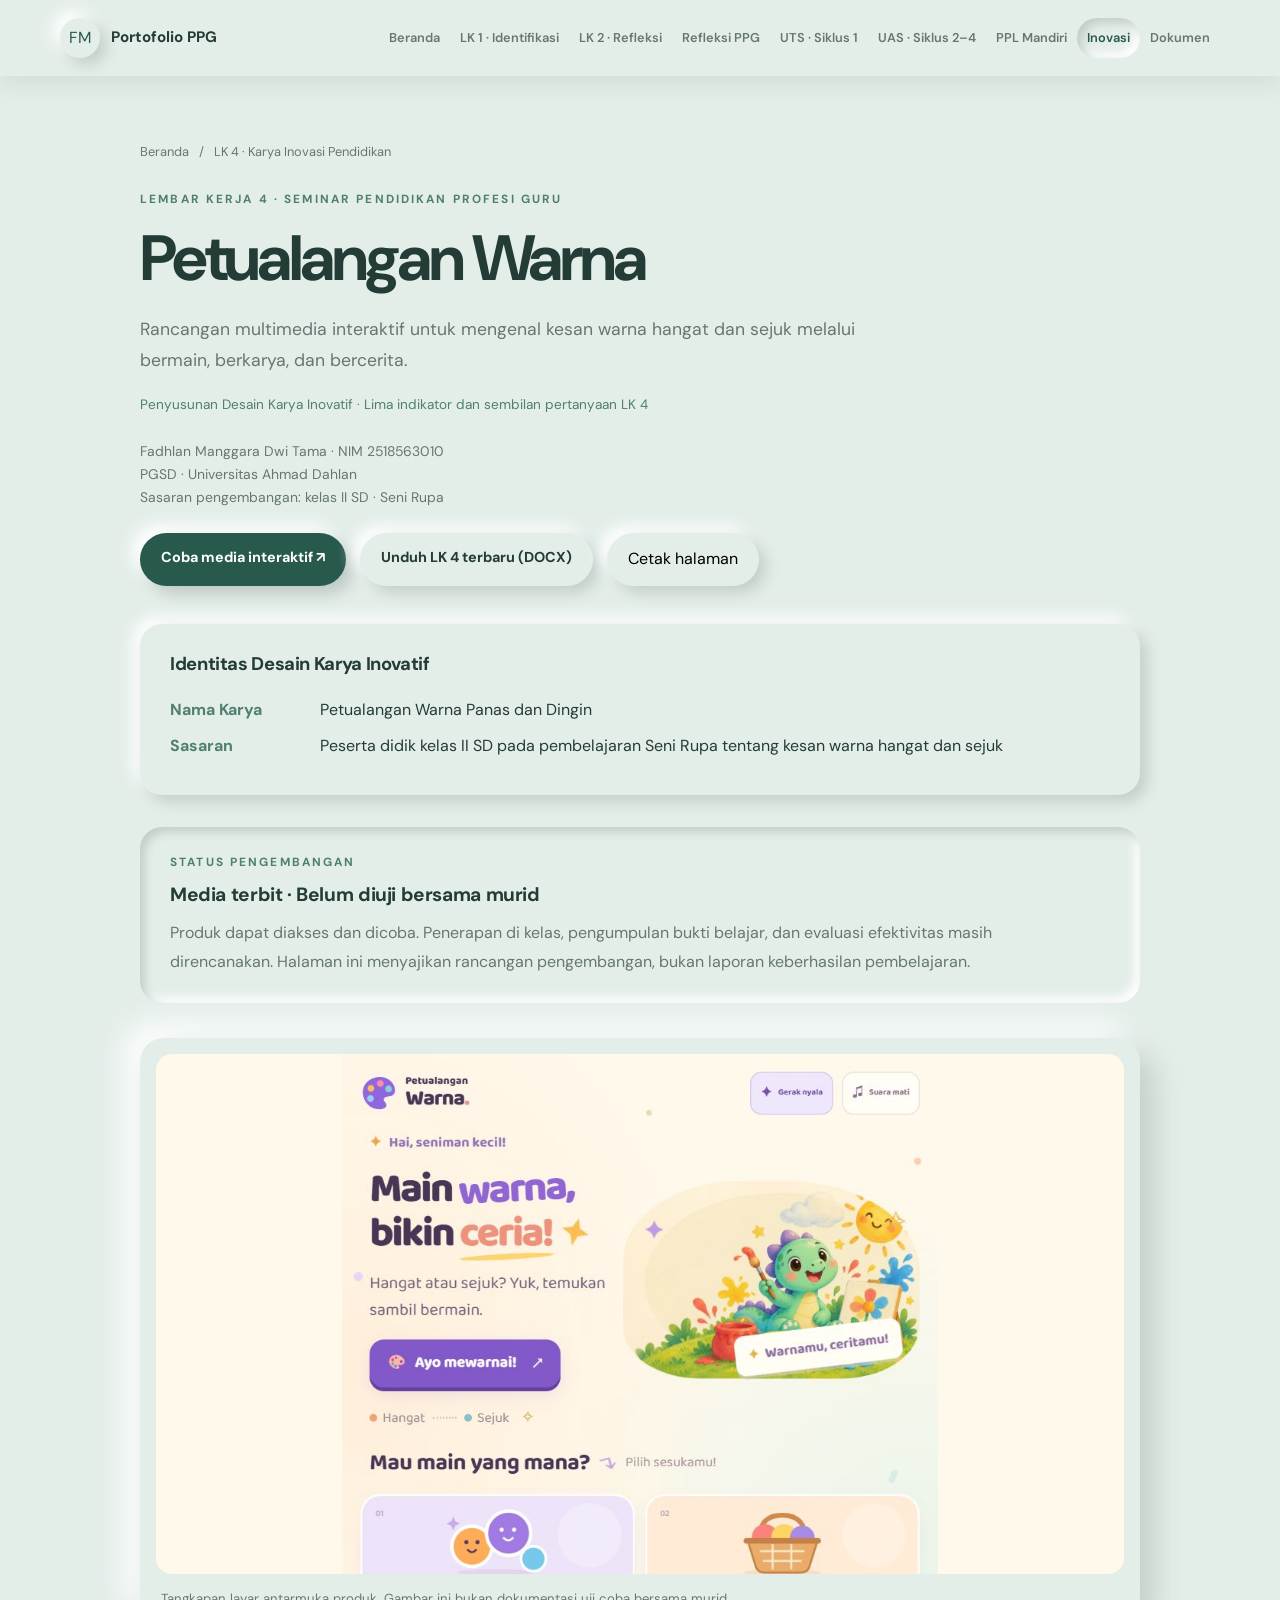
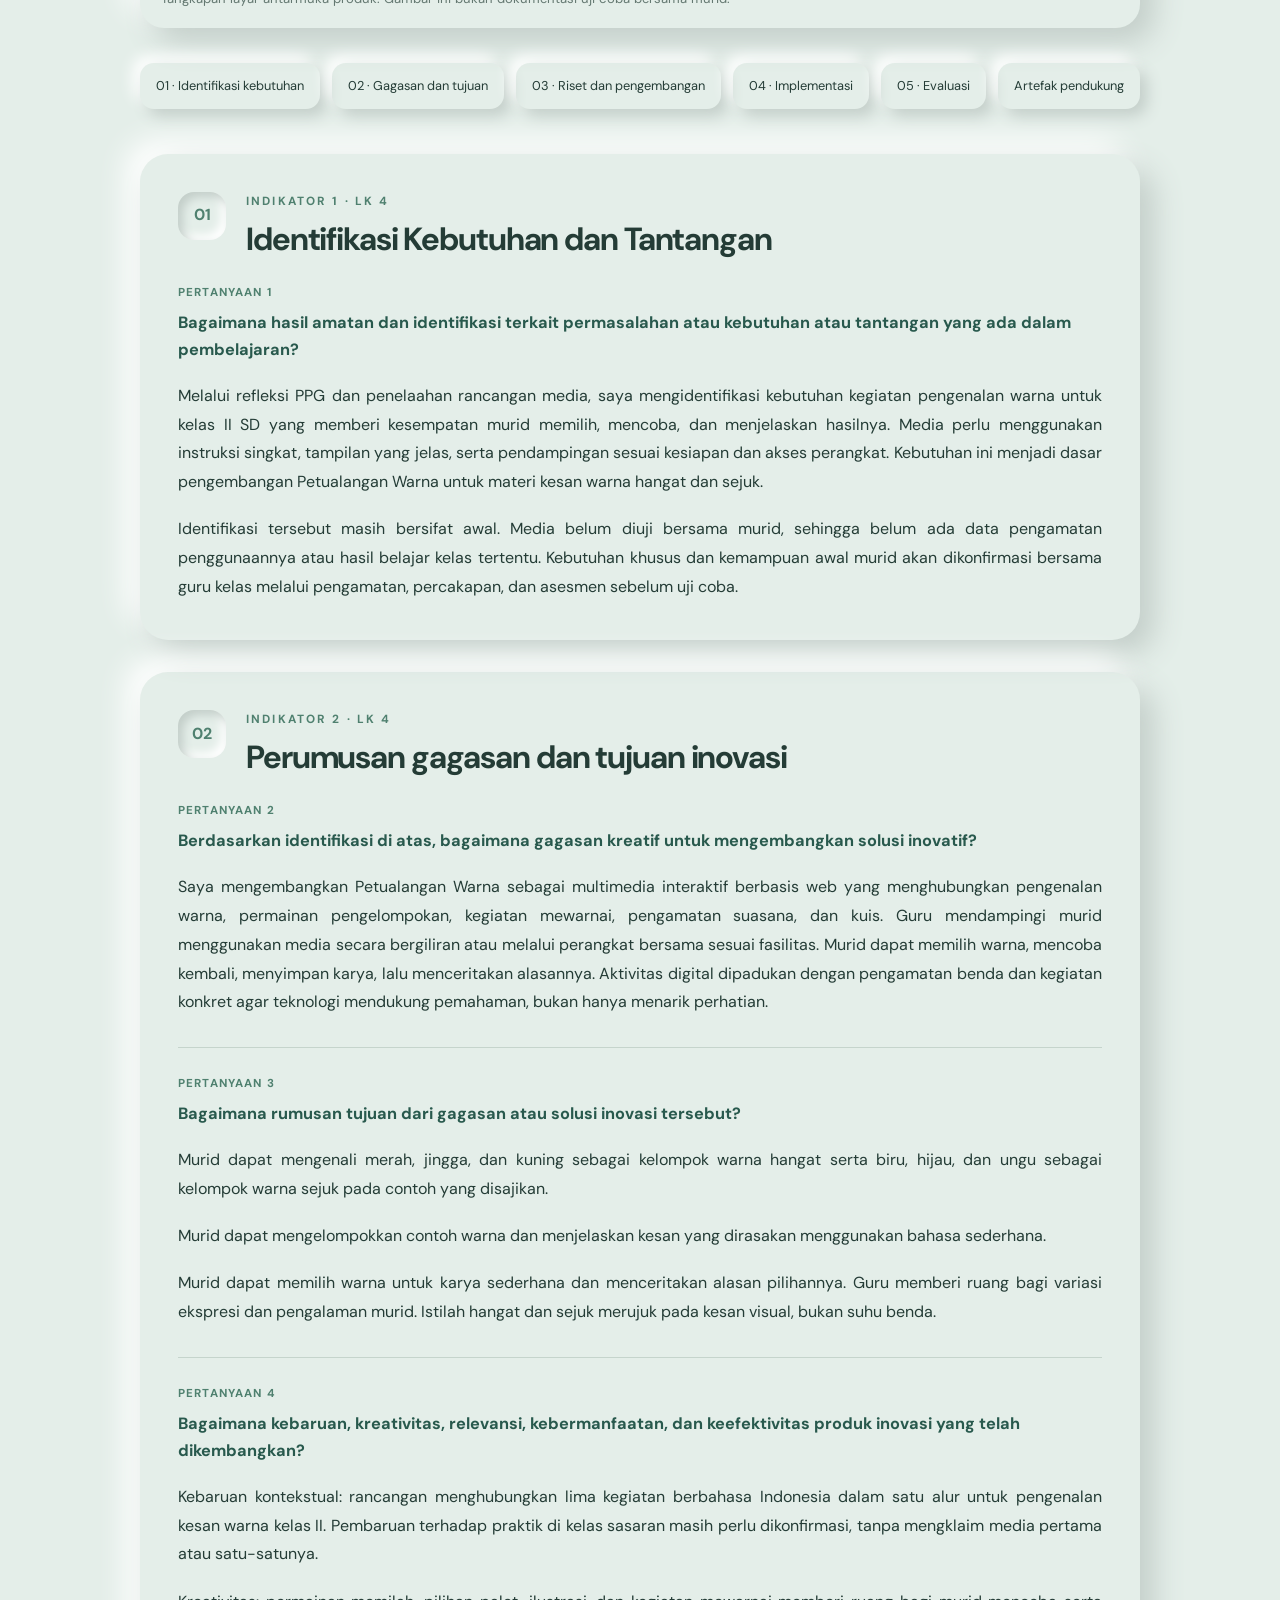
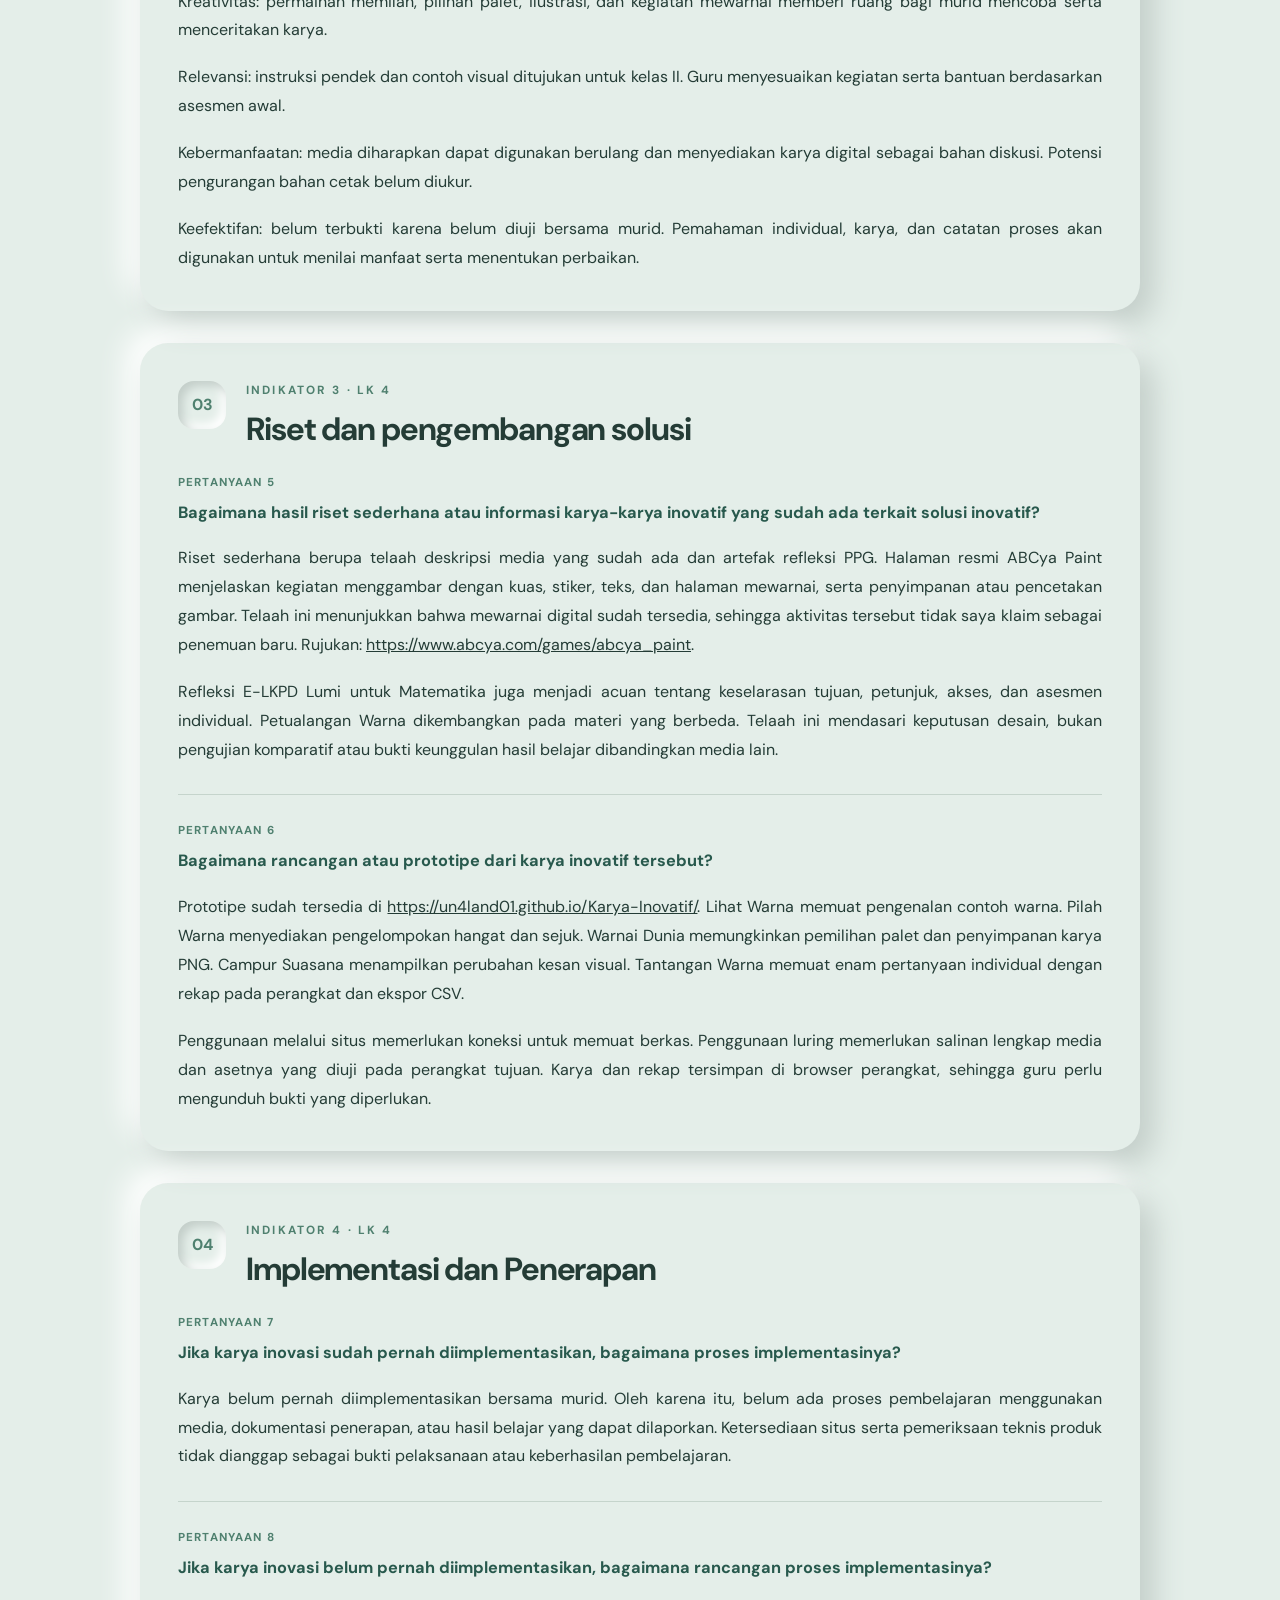
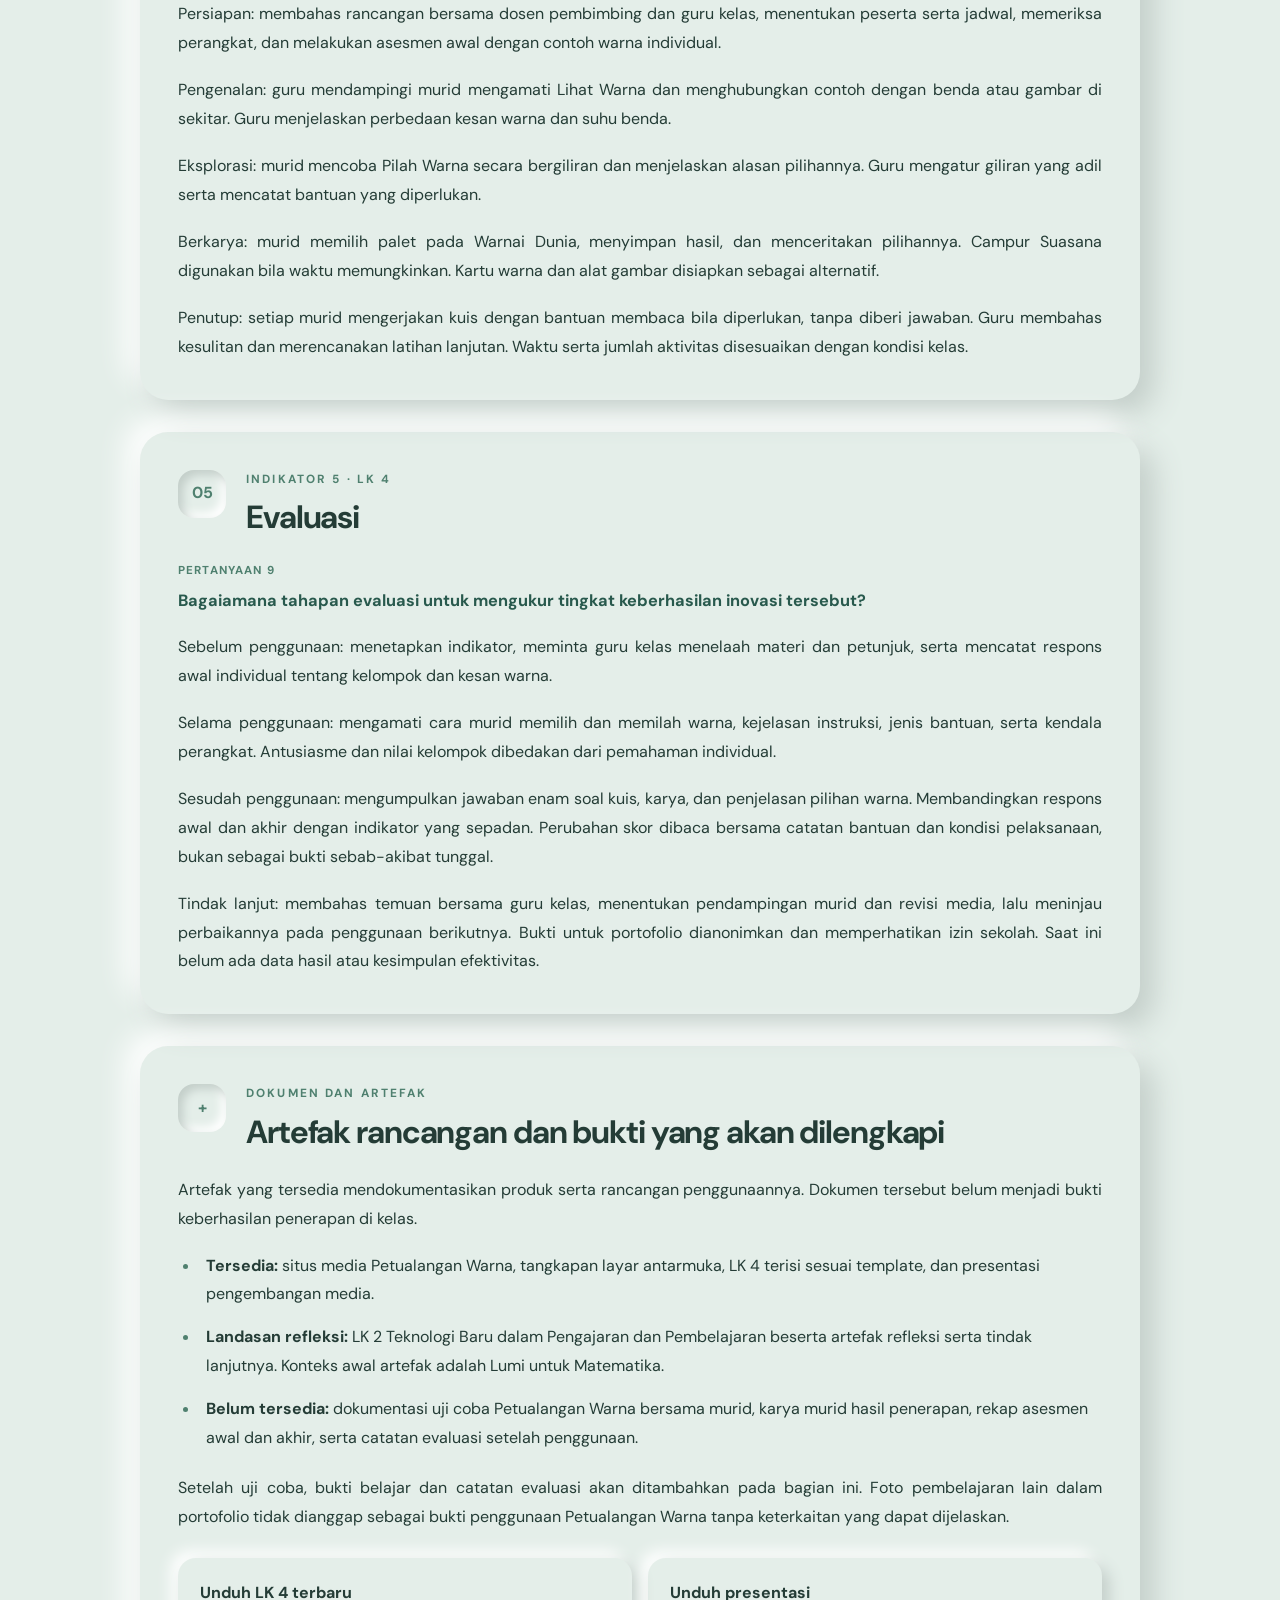
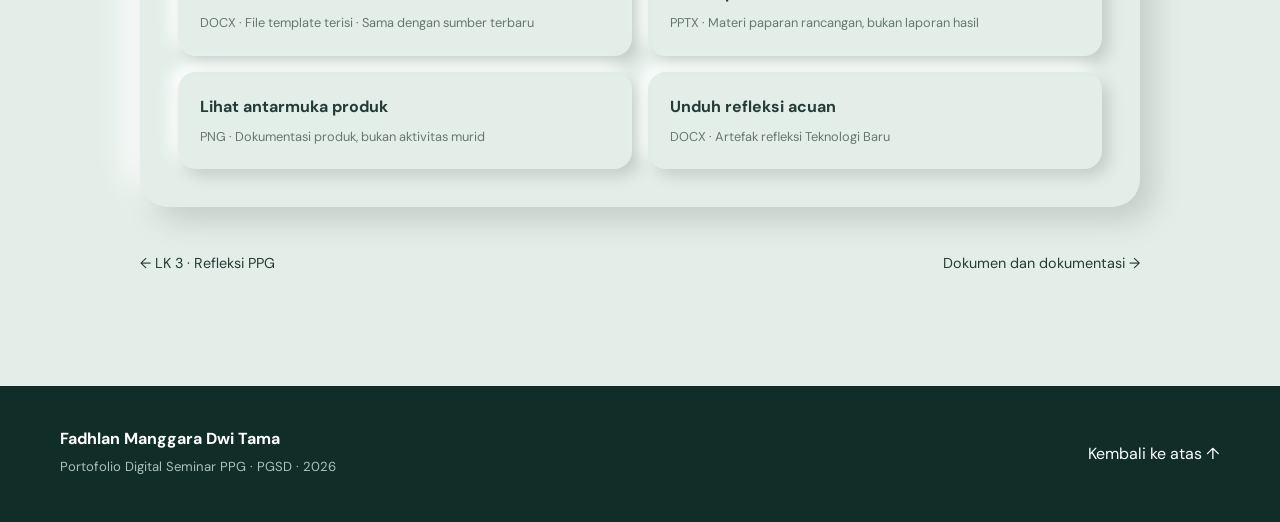
<file: inovasi.html>
<!doctype html>
<html lang="id">
<head>
  <meta charset="UTF-8">
  <meta name="viewport" content="width=device-width,initial-scale=1">
  <meta name="description" content="LK 4 Petualangan Warna: rancangan media interaktif kelas II, landasan refleksi, pengembangan, dan rencana uji coba. Belum diuji bersama murid.">
  <meta name="theme-color" content="#28594d">
  <title>LK 4 · Petualangan Warna | Portofolio PPG Fadhlan Manggara</title>
  <link rel="icon" type="image/png" href="image/Icon.png">
  <link rel="preconnect" href="https://fonts.googleapis.com">
  <link rel="preconnect" href="https://fonts.gstatic.com" crossorigin>
  <link href="https://fonts.googleapis.com/css2?family=DM+Sans:wght@400;500;600;700&display=swap" rel="stylesheet">
  <link rel="stylesheet" href="styles.css">
  <link rel="stylesheet" href="updates.css">
  <link rel="stylesheet" href="neumorphism.css?v=20261024">
  <link rel="stylesheet" href="pages.css?v=20261028-uts-nav">
  <link rel="stylesheet" href="inovasi.css?v=20261024-lk4-template">
  <script src="site.js?v=20261024" defer></script>
</head>
<body id="top-page">
  <a class="skip-link" href="#main">Lewati ke konten utama</a>
  <header class="site-header"><nav class="nav shell" aria-label="Navigasi utama">
    <a class="brand" href="index.html"><span>FM</span><strong>Portofolio PPG</strong></a>
    <button class="menu-button" type="button" aria-expanded="false" aria-controls="nav-list"><span class="sr-only">Buka menu</span><i></i><i></i><i></i></button>
    <ul id="nav-list" class="nav-list">
      <li><a href="index.html">Beranda</a></li><li><a href="identifikasi.html">LK 1 · Identifikasi</a></li><li><a href="refleksi.html">LK 2 · Refleksi</a></li><li><a href="refleksi-ppg.html">Refleksi PPG</a></li><li><a href="uts-siklus1.html">UTS · Siklus 1</a></li><li><a href="uas-siklus2-4.html">UAS · Siklus 2–4</a></li><li><a href="ppl-mandiri.html">PPL Mandiri</a></li><li><a href="inovasi.html">Inovasi</a></li><li><a href="dokumen.html">Dokumen</a></li>
    </ul>
  </nav></header>
  <main id="main">
    <section class="section lk-page innovation-detail" id="inovasi">
      <div class="shell">
        <nav class="breadcrumb" aria-label="Jejak halaman"><a href="index.html">Beranda</a><span aria-hidden="true">/</span><span>LK 4 · Karya Inovasi Pendidikan</span></nav>
        <header class="page-heading">
          <p class="eyebrow">Lembar Kerja 4 · Seminar Pendidikan Profesi Guru</p>
          <h1>Petualangan Warna</h1>
          <p class="page-lead">Rancangan multimedia interaktif untuk mengenal kesan warna hangat dan sejuk melalui bermain, berkarya, dan bercerita.</p>
          <p class="innovation-format">Penyusunan Desain Karya Inovatif · Lima indikator dan sembilan pertanyaan LK 4</p>
          <p class="author-line">Fadhlan Manggara Dwi Tama · NIM 2518563010<br>PGSD · Universitas Ahmad Dahlan<br>Sasaran pengembangan: kelas II SD · Seni Rupa</p>
          <div class="page-actions">
            <a class="button primary" href="https://un4land01.github.io/Karya-Inovatif/" target="_blank" rel="noopener">Coba media interaktif ↗</a>
            <a class="button secondary" href="artifacts-inovasi/lk4-petualangan-warna.docx?v=7cf84489" download>Unduh LK 4 terbaru (DOCX)</a>
            <button class="button secondary" type="button" id="print-lk">Cetak halaman</button>
          </div>
        </header>
        <section class="innovation-identity" aria-labelledby="innovation-identity-title">
<h2 id="innovation-identity-title">Identitas Desain Karya Inovatif</h2>
<dl><div><dt>Nama Karya</dt><dd>Petualangan Warna Panas dan Dingin</dd></div><div><dt>Sasaran</dt><dd>Peserta didik kelas II SD pada pembelajaran Seni Rupa tentang kesan warna hangat dan sejuk</dd></div></dl>
</section>
        <aside class="innovation-status" aria-labelledby="innovation-status-title">
          <p class="eyebrow">Status pengembangan</p>
          <h2 id="innovation-status-title">Media terbit · Belum diuji bersama murid</h2>
          <p>Produk dapat diakses dan dicoba. Penerapan di kelas, pengumpulan bukti belajar, dan evaluasi efektivitas masih direncanakan. Halaman ini menyajikan rancangan pengembangan, bukan laporan keberhasilan pembelajaran.</p>
        </aside>
        <figure class="innovation-preview">
          <a href="https://un4land01.github.io/Karya-Inovatif/" target="_blank" rel="noopener"><img src="image/inovasi/petualangan-warna.png" alt="Tampilan beranda Petualangan Warna dengan menu kegiatan pengenalan warna" width="780" height="680"></a>
          <figcaption>Tangkapan layar antarmuka produk. Gambar ini bukan dokumentasi uji coba bersama murid.</figcaption>
        </figure>
        <nav class="lk-outline" aria-label="Isi LK 4">
<a href="#landasan-inovasi">01 · Identifikasi kebutuhan</a><a href="#tujuan-inovasi">02 · Gagasan dan tujuan</a><a href="#pengembangan-inovasi">03 · Riset dan pengembangan</a><a href="#penerapan-inovasi">04 · Implementasi</a><a href="#evaluasi-inovasi">05 · Evaluasi</a><a href="#artefak-inovasi">Artefak pendukung</a>
</nav>
<article class="lk-answer lk4-section" id="landasan-inovasi">
<div class="answer-heading"><span class="answer-number">01</span><div><p class="eyebrow">Indikator 1 · LK 4</p><h2>Identifikasi Kebutuhan dan Tantangan</h2></div></div>
<div class="answer-prose">
<div class="lk4-answer-block"><h3 class="lk4-question" data-question="1">Bagaimana hasil amatan dan identifikasi terkait permasalahan atau kebutuhan atau tantangan yang ada dalam pembelajaran?</h3>
<p>Melalui refleksi PPG dan penelaahan rancangan media, saya mengidentifikasi kebutuhan kegiatan pengenalan warna untuk kelas II SD yang memberi kesempatan murid memilih, mencoba, dan menjelaskan hasilnya. Media perlu menggunakan instruksi singkat, tampilan yang jelas, serta pendampingan sesuai kesiapan dan akses perangkat. Kebutuhan ini menjadi dasar pengembangan Petualangan Warna untuk materi kesan warna hangat dan sejuk.</p>
<p>Identifikasi tersebut masih bersifat awal. Media belum diuji bersama murid, sehingga belum ada data pengamatan penggunaannya atau hasil belajar kelas tertentu. Kebutuhan khusus dan kemampuan awal murid akan dikonfirmasi bersama guru kelas melalui pengamatan, percakapan, dan asesmen sebelum uji coba.</p>
</div>
</div>
</article>
<article class="lk-answer lk4-section" id="tujuan-inovasi">
<div class="answer-heading"><span class="answer-number">02</span><div><p class="eyebrow">Indikator 2 · LK 4</p><h2>Perumusan gagasan dan tujuan inovasi</h2></div></div>
<div class="answer-prose">
<div class="lk4-answer-block"><h3 class="lk4-question" data-question="2">Berdasarkan identifikasi di atas, bagaimana gagasan kreatif untuk mengembangkan solusi inovatif?</h3>
<p>Saya mengembangkan Petualangan Warna sebagai multimedia interaktif berbasis web yang menghubungkan pengenalan warna, permainan pengelompokan, kegiatan mewarnai, pengamatan suasana, dan kuis. Guru mendampingi murid menggunakan media secara bergiliran atau melalui perangkat bersama sesuai fasilitas. Murid dapat memilih warna, mencoba kembali, menyimpan karya, lalu menceritakan alasannya. Aktivitas digital dipadukan dengan pengamatan benda dan kegiatan konkret agar teknologi mendukung pemahaman, bukan hanya menarik perhatian.</p>
</div><div class="lk4-answer-block"><h3 class="lk4-question" data-question="3">Bagaimana rumusan tujuan dari gagasan atau solusi inovasi tersebut?</h3>
<p>Murid dapat mengenali merah, jingga, dan kuning sebagai kelompok warna hangat serta biru, hijau, dan ungu sebagai kelompok warna sejuk pada contoh yang disajikan.</p>
<p>Murid dapat mengelompokkan contoh warna dan menjelaskan kesan yang dirasakan menggunakan bahasa sederhana.</p>
<p>Murid dapat memilih warna untuk karya sederhana dan menceritakan alasan pilihannya. Guru memberi ruang bagi variasi ekspresi dan pengalaman murid. Istilah hangat dan sejuk merujuk pada kesan visual, bukan suhu benda.</p>
</div><div class="lk4-answer-block"><h3 class="lk4-question" data-question="4">Bagaimana kebaruan, kreativitas, relevansi, kebermanfaatan, dan keefektivitas produk inovasi yang telah dikembangkan?</h3>
<p>Kebaruan kontekstual: rancangan menghubungkan lima kegiatan berbahasa Indonesia dalam satu alur untuk pengenalan kesan warna kelas II. Pembaruan terhadap praktik di kelas sasaran masih perlu dikonfirmasi, tanpa mengklaim media pertama atau satu-satunya.</p>
<p>Kreativitas: permainan memilah, pilihan palet, ilustrasi, dan kegiatan mewarnai memberi ruang bagi murid mencoba serta menceritakan karya.</p>
<p>Relevansi: instruksi pendek dan contoh visual ditujukan untuk kelas II. Guru menyesuaikan kegiatan serta bantuan berdasarkan asesmen awal.</p>
<p>Kebermanfaatan: media diharapkan dapat digunakan berulang dan menyediakan karya digital sebagai bahan diskusi. Potensi pengurangan bahan cetak belum diukur.</p>
<p>Keefektifan: belum terbukti karena belum diuji bersama murid. Pemahaman individual, karya, dan catatan proses akan digunakan untuk menilai manfaat serta menentukan perbaikan.</p>
</div>
</div>
</article>
<article class="lk-answer lk4-section" id="pengembangan-inovasi">
<div class="answer-heading"><span class="answer-number">03</span><div><p class="eyebrow">Indikator 3 · LK 4</p><h2>Riset dan pengembangan solusi</h2></div></div>
<div class="answer-prose">
<div class="lk4-answer-block"><h3 class="lk4-question" data-question="5">Bagaimana hasil riset sederhana atau informasi karya-karya inovatif yang sudah ada terkait solusi inovatif?</h3>
<p>Riset sederhana berupa telaah deskripsi media yang sudah ada dan artefak refleksi PPG. Halaman resmi ABCya Paint menjelaskan kegiatan menggambar dengan kuas, stiker, teks, dan halaman mewarnai, serta penyimpanan atau pencetakan gambar. Telaah ini menunjukkan bahwa mewarnai digital sudah tersedia, sehingga aktivitas tersebut tidak saya klaim sebagai penemuan baru. Rujukan: <a href="https://www.abcya.com/games/abcya_paint" target="_blank" rel="noopener">https://www.abcya.com/games/abcya_paint</a>.</p>
<p>Refleksi E-LKPD Lumi untuk Matematika juga menjadi acuan tentang keselarasan tujuan, petunjuk, akses, dan asesmen individual. Petualangan Warna dikembangkan pada materi yang berbeda. Telaah ini mendasari keputusan desain, bukan pengujian komparatif atau bukti keunggulan hasil belajar dibandingkan media lain.</p>
</div><div class="lk4-answer-block"><h3 class="lk4-question" data-question="6">Bagaimana rancangan atau prototipe dari karya inovatif tersebut?</h3>
<p>Prototipe sudah tersedia di <a href="https://un4land01.github.io/Karya-Inovatif/" target="_blank" rel="noopener">https://un4land01.github.io/Karya-Inovatif/</a>. Lihat Warna memuat pengenalan contoh warna. Pilah Warna menyediakan pengelompokan hangat dan sejuk. Warnai Dunia memungkinkan pemilihan palet dan penyimpanan karya PNG. Campur Suasana menampilkan perubahan kesan visual. Tantangan Warna memuat enam pertanyaan individual dengan rekap pada perangkat dan ekspor CSV.</p>
<p>Penggunaan melalui situs memerlukan koneksi untuk memuat berkas. Penggunaan luring memerlukan salinan lengkap media dan asetnya yang diuji pada perangkat tujuan. Karya dan rekap tersimpan di browser perangkat, sehingga guru perlu mengunduh bukti yang diperlukan.</p>
</div>
</div>
</article>
<article class="lk-answer lk4-section" id="penerapan-inovasi">
<div class="answer-heading"><span class="answer-number">04</span><div><p class="eyebrow">Indikator 4 · LK 4</p><h2>Implementasi dan Penerapan</h2></div></div>
<div class="answer-prose">
<div class="lk4-answer-block"><h3 class="lk4-question" data-question="7">Jika karya inovasi sudah pernah diimplementasikan, bagaimana proses implementasinya?</h3>
<p>Karya belum pernah diimplementasikan bersama murid. Oleh karena itu, belum ada proses pembelajaran menggunakan media, dokumentasi penerapan, atau hasil belajar yang dapat dilaporkan. Ketersediaan situs serta pemeriksaan teknis produk tidak dianggap sebagai bukti pelaksanaan atau keberhasilan pembelajaran.</p>
</div><div class="lk4-answer-block"><h3 class="lk4-question" data-question="8">Jika karya inovasi belum pernah diimplementasikan, bagaimana rancangan proses implementasinya?</h3>
<p>Persiapan: membahas rancangan bersama dosen pembimbing dan guru kelas, menentukan peserta serta jadwal, memeriksa perangkat, dan melakukan asesmen awal dengan contoh warna individual.</p>
<p>Pengenalan: guru mendampingi murid mengamati Lihat Warna dan menghubungkan contoh dengan benda atau gambar di sekitar. Guru menjelaskan perbedaan kesan warna dan suhu benda.</p>
<p>Eksplorasi: murid mencoba Pilah Warna secara bergiliran dan menjelaskan alasan pilihannya. Guru mengatur giliran yang adil serta mencatat bantuan yang diperlukan.</p>
<p>Berkarya: murid memilih palet pada Warnai Dunia, menyimpan hasil, dan menceritakan pilihannya. Campur Suasana digunakan bila waktu memungkinkan. Kartu warna dan alat gambar disiapkan sebagai alternatif.</p>
<p>Penutup: setiap murid mengerjakan kuis dengan bantuan membaca bila diperlukan, tanpa diberi jawaban. Guru membahas kesulitan dan merencanakan latihan lanjutan. Waktu serta jumlah aktivitas disesuaikan dengan kondisi kelas.</p>
</div>
</div>
</article>
<article class="lk-answer lk4-section" id="evaluasi-inovasi">
<div class="answer-heading"><span class="answer-number">05</span><div><p class="eyebrow">Indikator 5 · LK 4</p><h2>Evaluasi</h2></div></div>
<div class="answer-prose">
<div class="lk4-answer-block"><h3 class="lk4-question" data-question="9">Bagaiamana tahapan evaluasi untuk mengukur tingkat keberhasilan inovasi tersebut?</h3>
<p>Sebelum penggunaan: menetapkan indikator, meminta guru kelas menelaah materi dan petunjuk, serta mencatat respons awal individual tentang kelompok dan kesan warna.</p>
<p>Selama penggunaan: mengamati cara murid memilih dan memilah warna, kejelasan instruksi, jenis bantuan, serta kendala perangkat. Antusiasme dan nilai kelompok dibedakan dari pemahaman individual.</p>
<p>Sesudah penggunaan: mengumpulkan jawaban enam soal kuis, karya, dan penjelasan pilihan warna. Membandingkan respons awal dan akhir dengan indikator yang sepadan. Perubahan skor dibaca bersama catatan bantuan dan kondisi pelaksanaan, bukan sebagai bukti sebab-akibat tunggal.</p>
<p>Tindak lanjut: membahas temuan bersama guru kelas, menentukan pendampingan murid dan revisi media, lalu meninjau perbaikannya pada penggunaan berikutnya. Bukti untuk portofolio dianonimkan dan memperhatikan izin sekolah. Saat ini belum ada data hasil atau kesimpulan efektivitas.</p>
</div>
</div>
</article>
<article class="lk-answer innovation-support" id="artefak-inovasi">
          <div class="answer-heading"><span class="answer-number" aria-hidden="true">+</span><div><p class="eyebrow">Dokumen dan artefak</p><h2>Artefak rancangan dan bukti yang akan dilengkapi</h2></div></div>
          <div class="answer-prose">
            <p>Artefak yang tersedia mendokumentasikan produk serta rancangan penggunaannya. Dokumen tersebut belum menjadi bukti keberhasilan penerapan di kelas.</p>
            <ul class="innovation-points">
              <li><strong>Tersedia:</strong> situs media Petualangan Warna, tangkapan layar antarmuka, LK 4 terisi sesuai template, dan presentasi pengembangan media.</li>
              <li><strong>Landasan refleksi:</strong> LK 2 Teknologi Baru dalam Pengajaran dan Pembelajaran beserta artefak refleksi serta tindak lanjutnya. Konteks awal artefak adalah Lumi untuk Matematika.</li>
              <li><strong>Belum tersedia:</strong> dokumentasi uji coba Petualangan Warna bersama murid, karya murid hasil penerapan, rekap asesmen awal dan akhir, serta catatan evaluasi setelah penggunaan.</li>
            </ul>
            <p>Setelah uji coba, bukti belajar dan catatan evaluasi akan ditambahkan pada bagian ini. Foto pembelajaran lain dalam portofolio tidak dianggap sebagai bukti penggunaan Petualangan Warna tanpa keterkaitan yang dapat dijelaskan.</p>
          </div>
          <div class="innovation-downloads" data-pdf="omit">
            <a href="artifacts-inovasi/lk4-petualangan-warna.docx?v=7cf84489" download="LEMBAR KERJA 4 (LK 4) (1).docx"><strong>Unduh LK 4 terbaru</strong><span>DOCX · File template terisi · Sama dengan sumber terbaru</span></a>
            <a href="artifacts-inovasi/presentasi-petualangan-warna.pptx" download><strong>Unduh presentasi</strong><span>PPTX · Materi paparan rancangan, bukan laporan hasil</span></a>
            <a href="image/inovasi/petualangan-warna.png" target="_blank" rel="noopener"><strong>Lihat antarmuka produk</strong><span>PNG · Dokumentasi produk, bukan aktivitas murid</span></a>
            <a href="artifacts-semester2/teknologi-refleksi-tindak-lanjut.docx" download><strong>Unduh refleksi acuan</strong><span>DOCX · Artefak refleksi Teknologi Baru</span></a>
          </div>
        </article>
        <div class="page-next"><a href="refleksi-ppg.html">← LK 3 · Refleksi PPG</a><a href="dokumen.html">Dokumen dan dokumentasi →</a></div>
      </div>
    </section>
  </main>
  <footer><div class="shell footer-inner"><div><strong>Fadhlan Manggara Dwi Tama</strong><p>Portofolio Digital Seminar PPG · PGSD · 2026</p></div><a href="#top-page">Kembali ke atas ↑</a></div></footer>
</body>
</html>
</file>
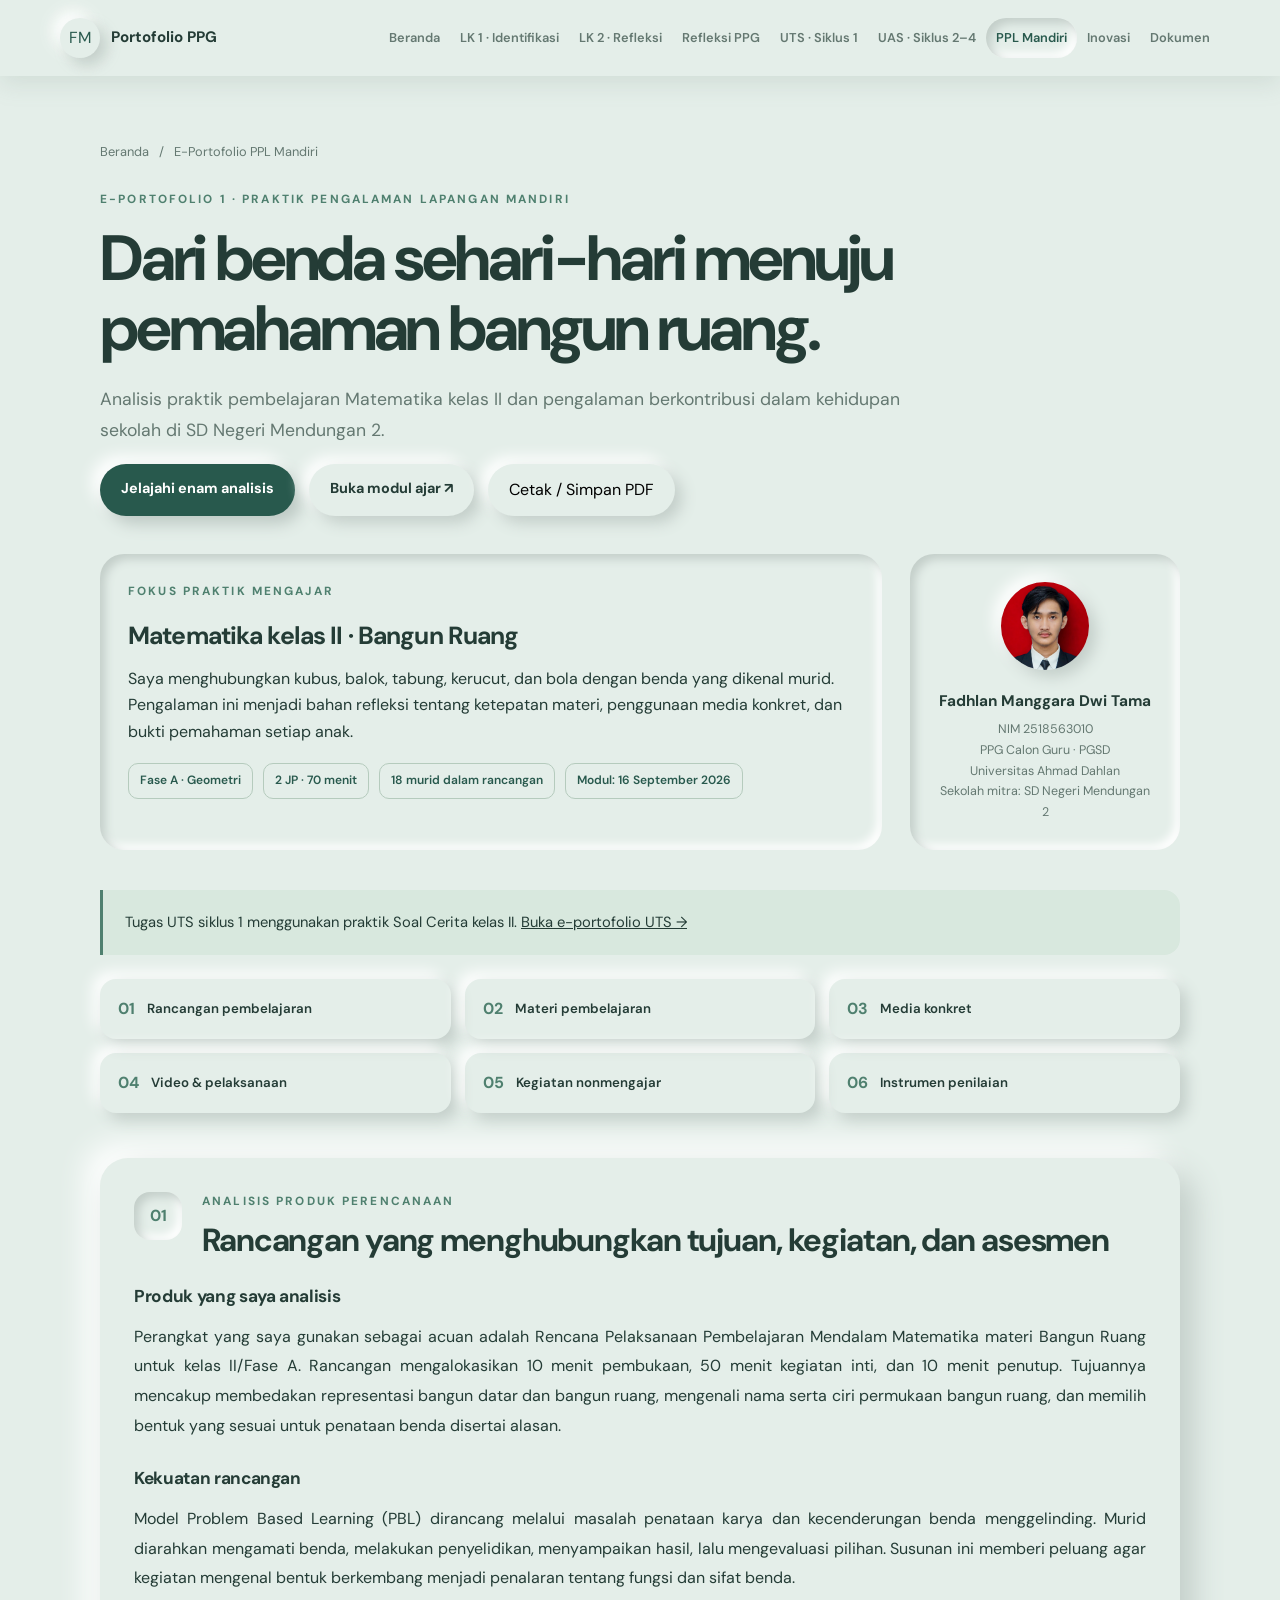
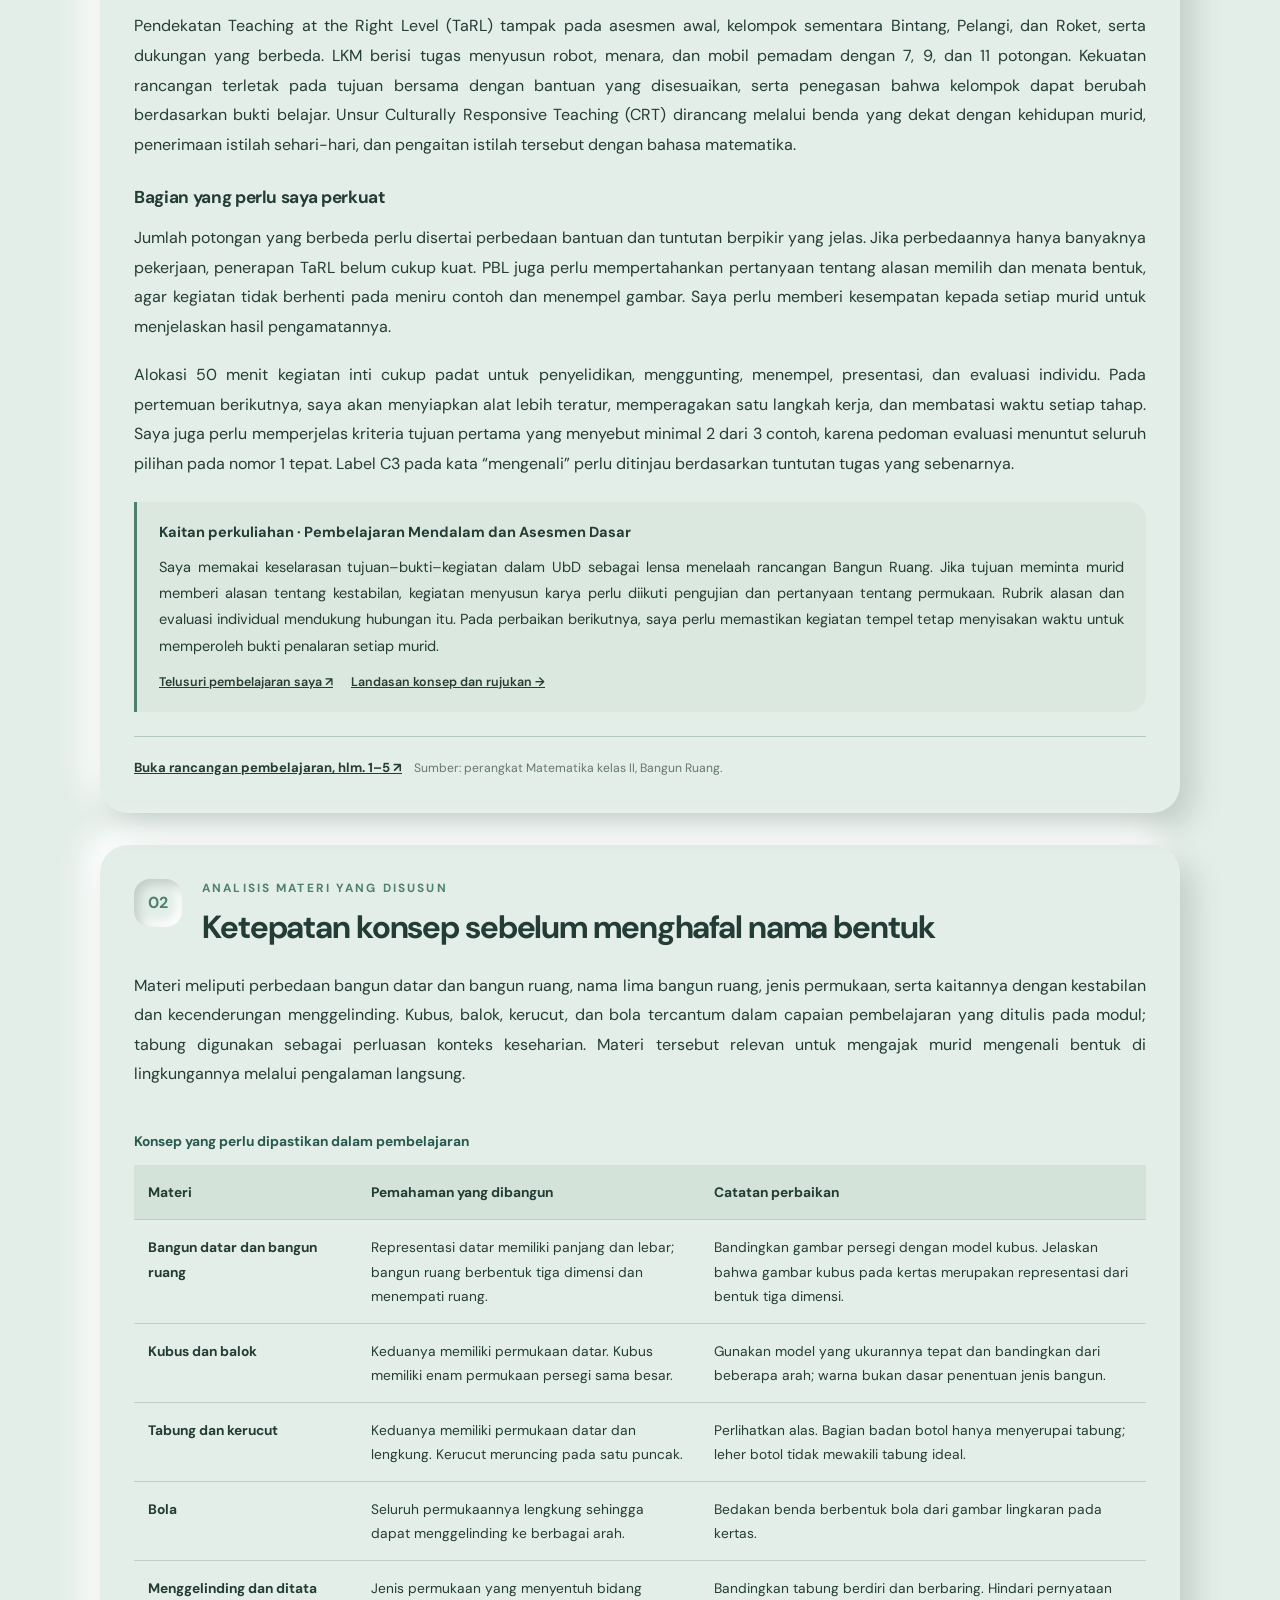
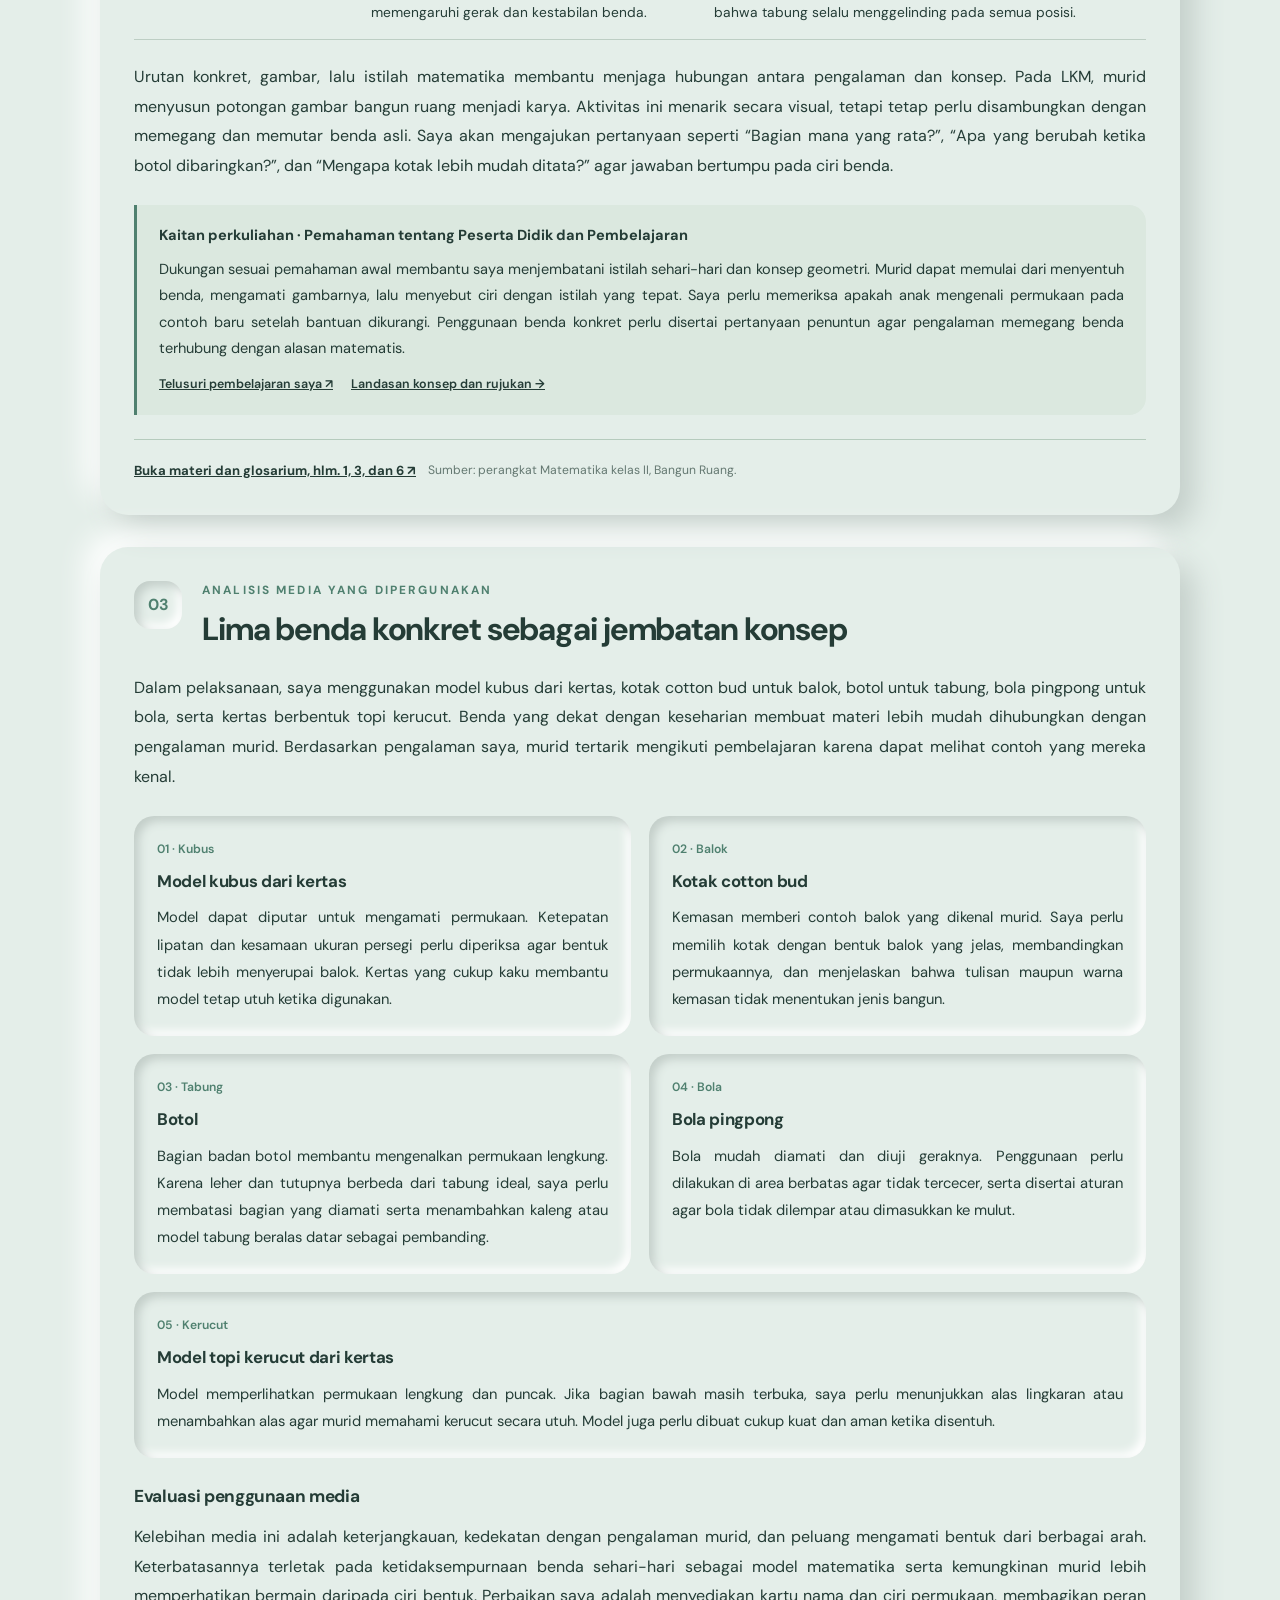
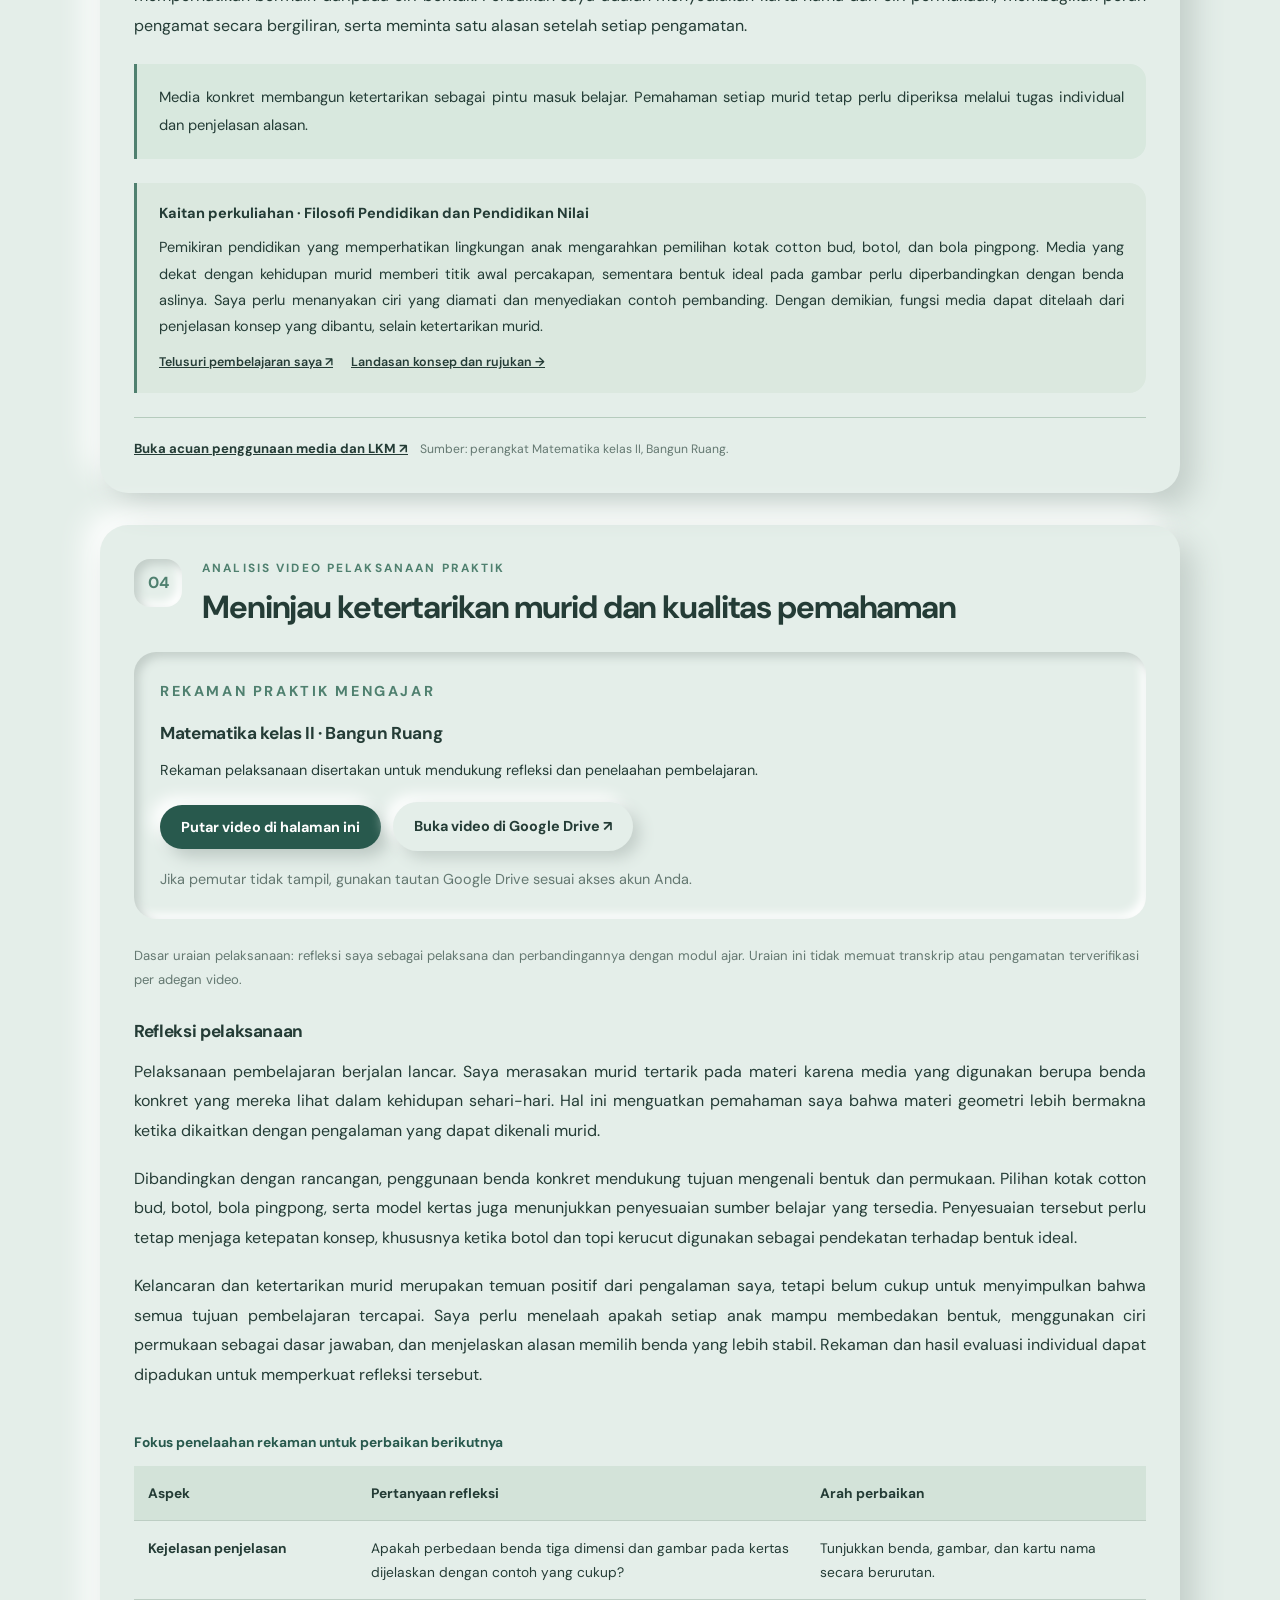
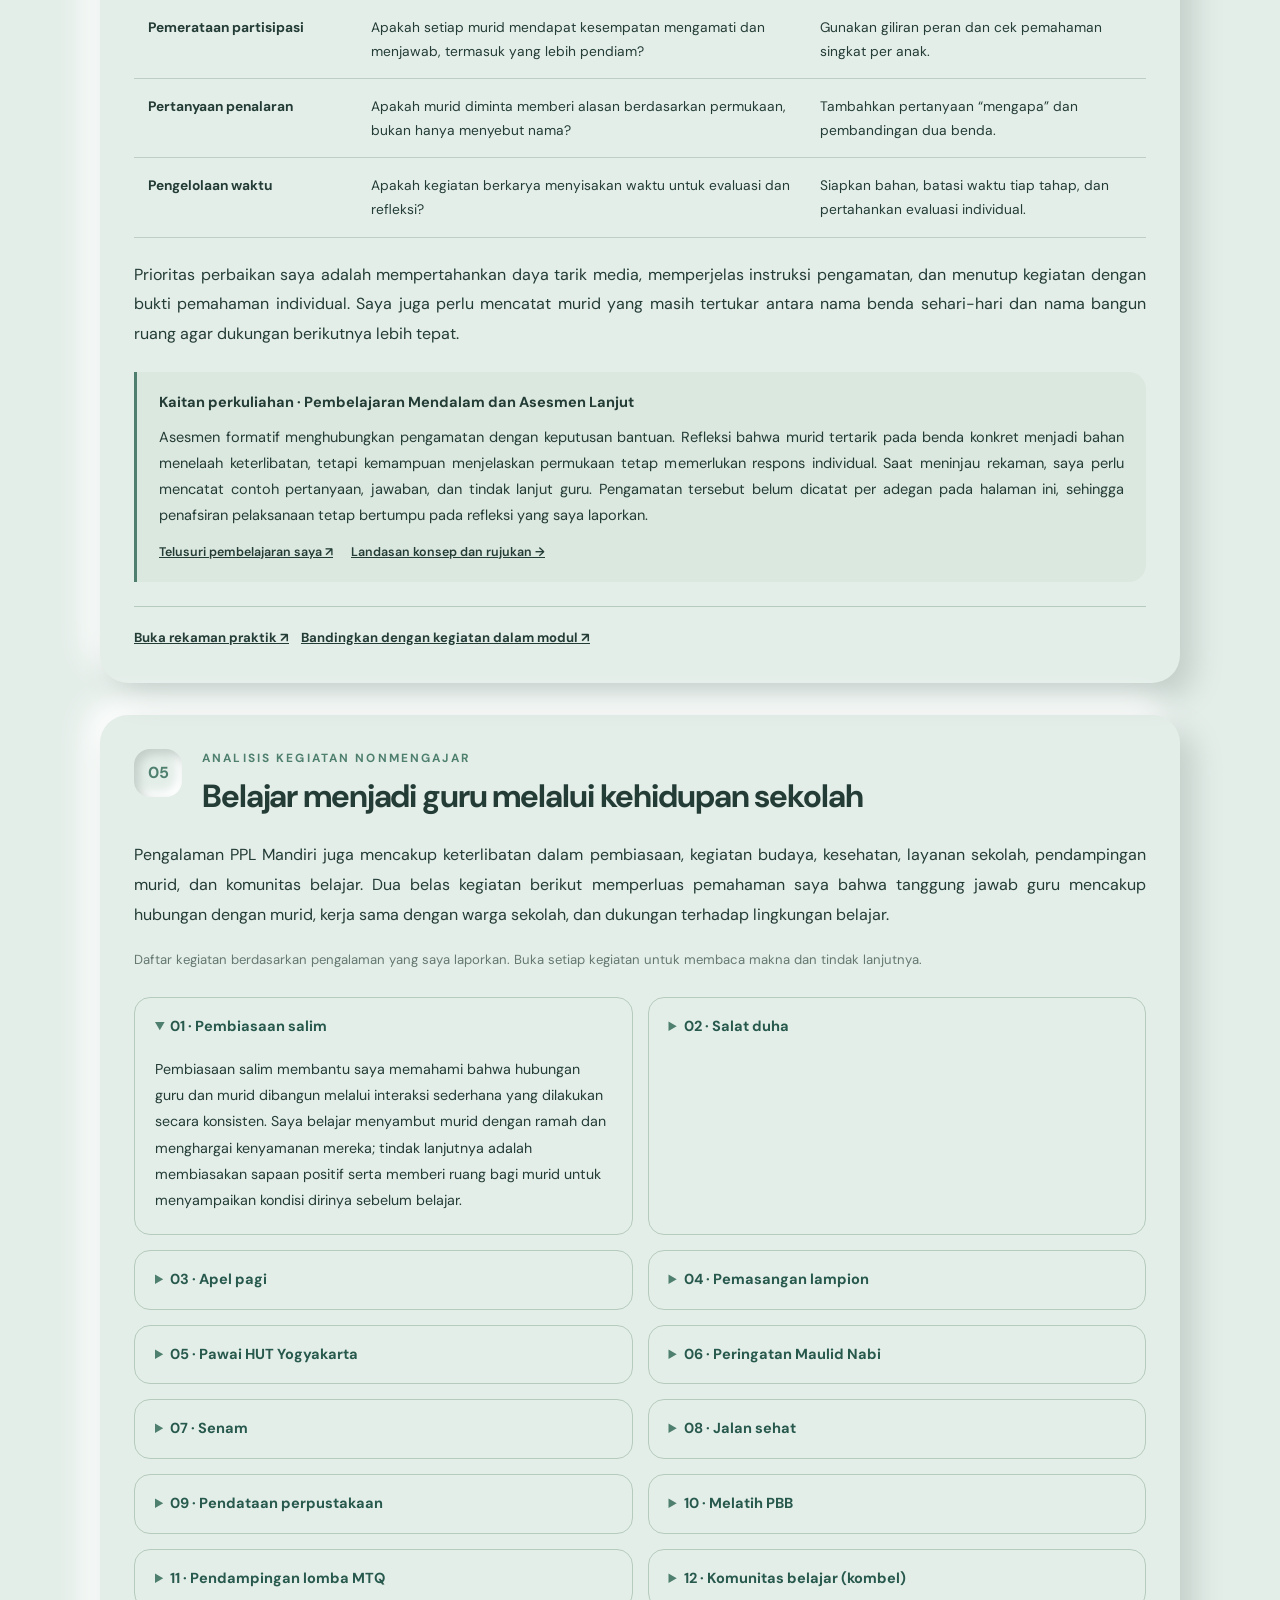
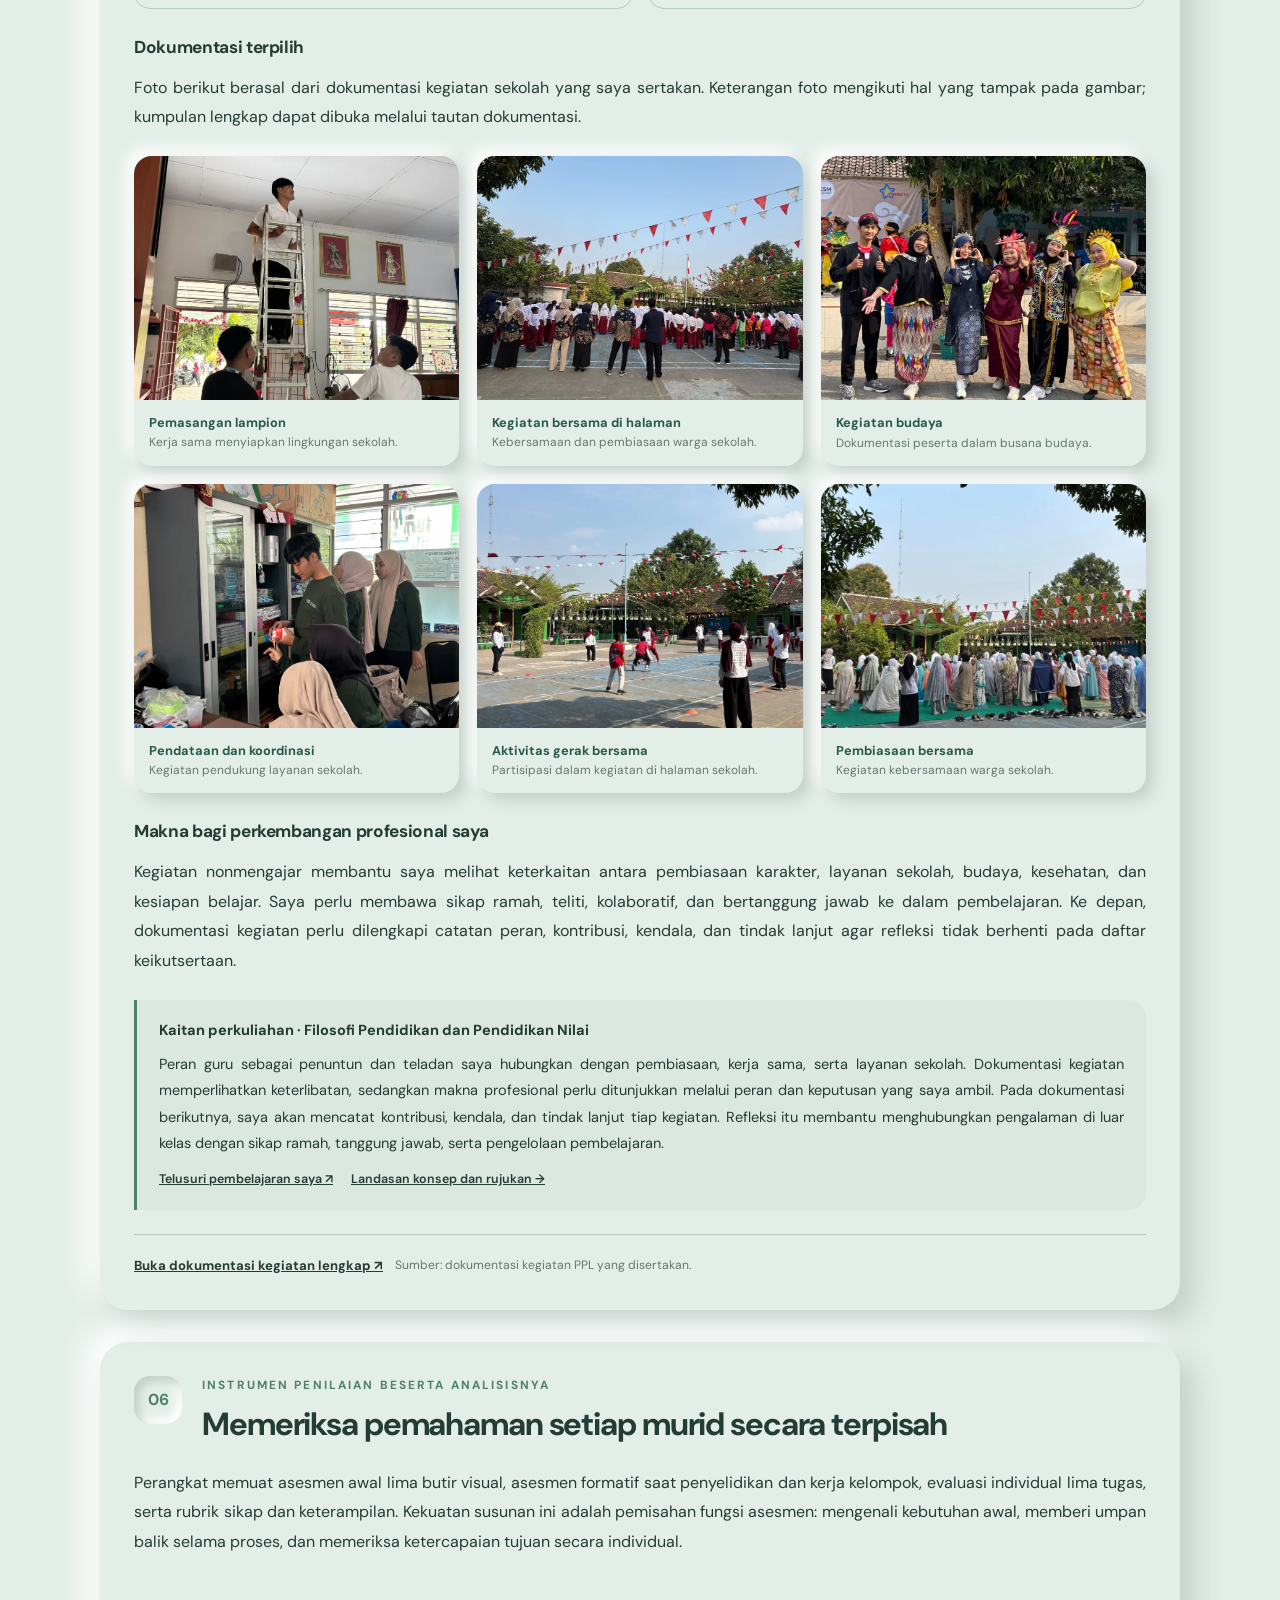
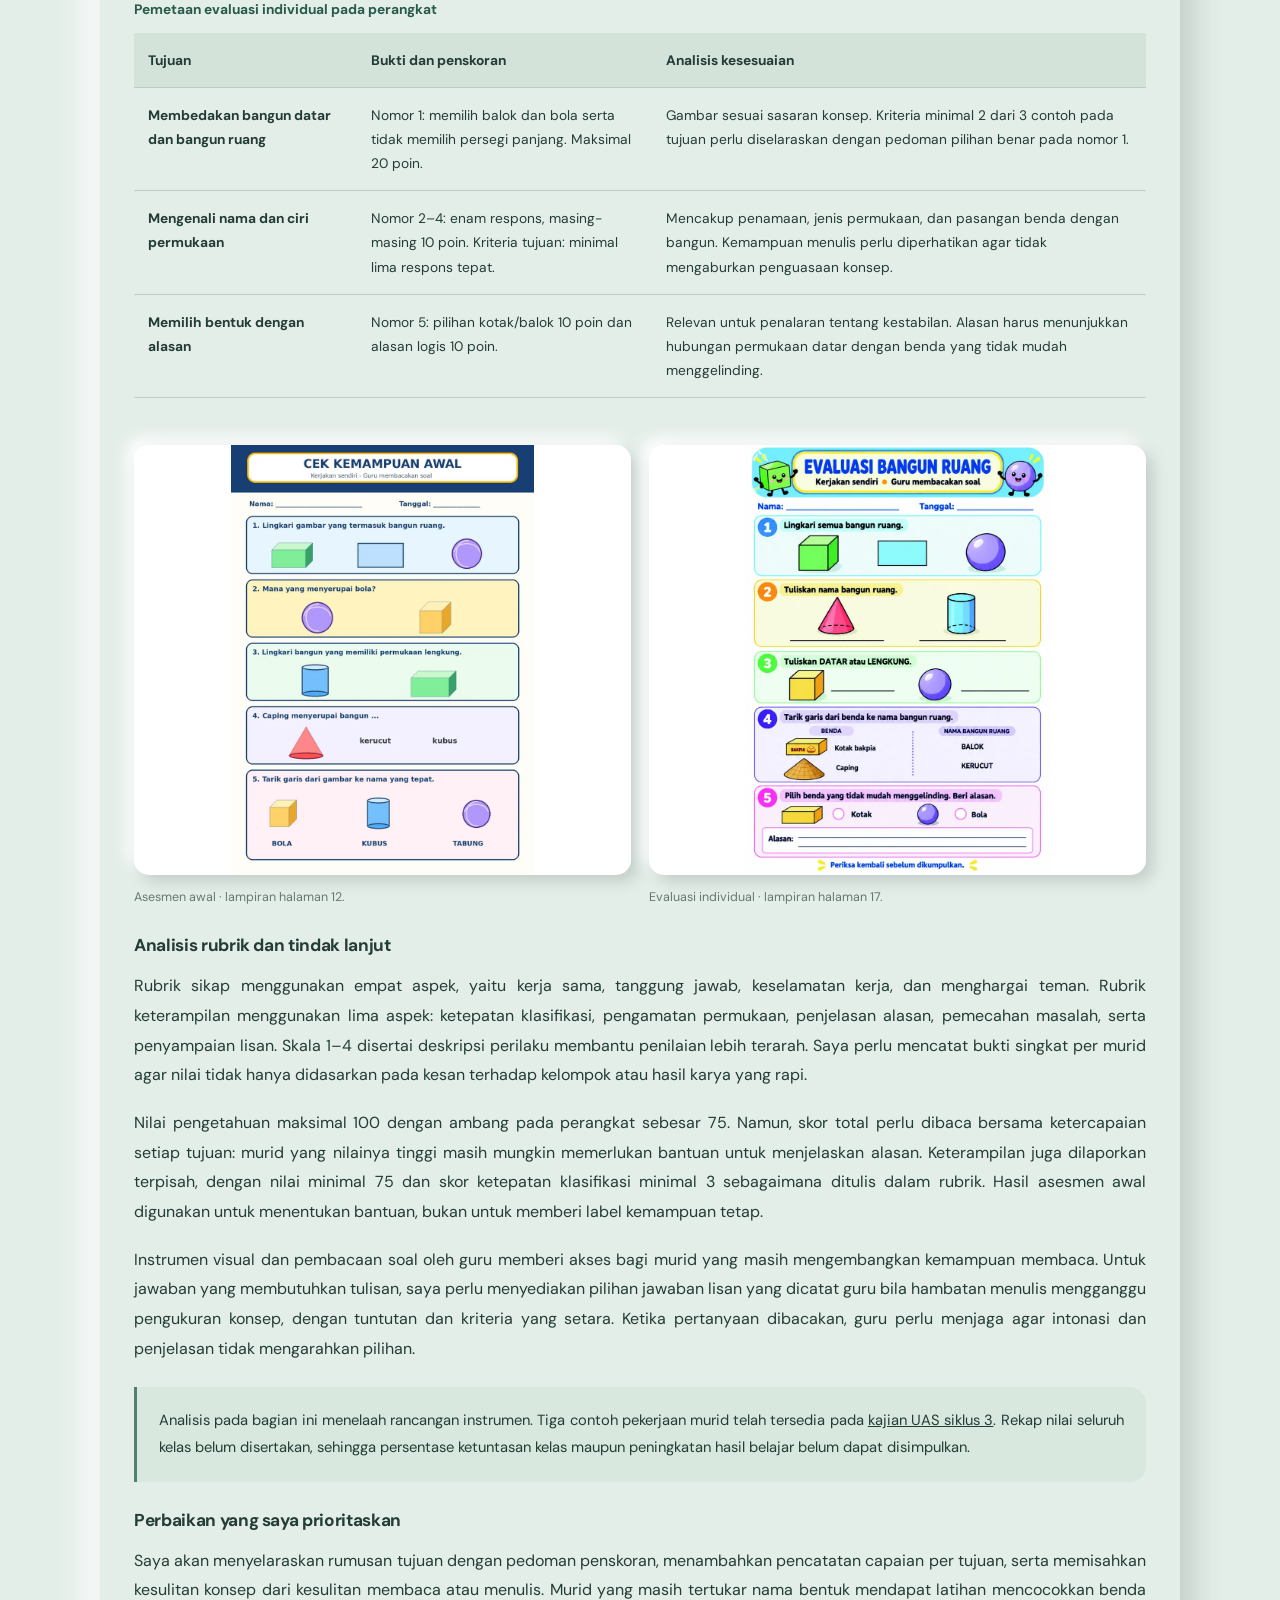
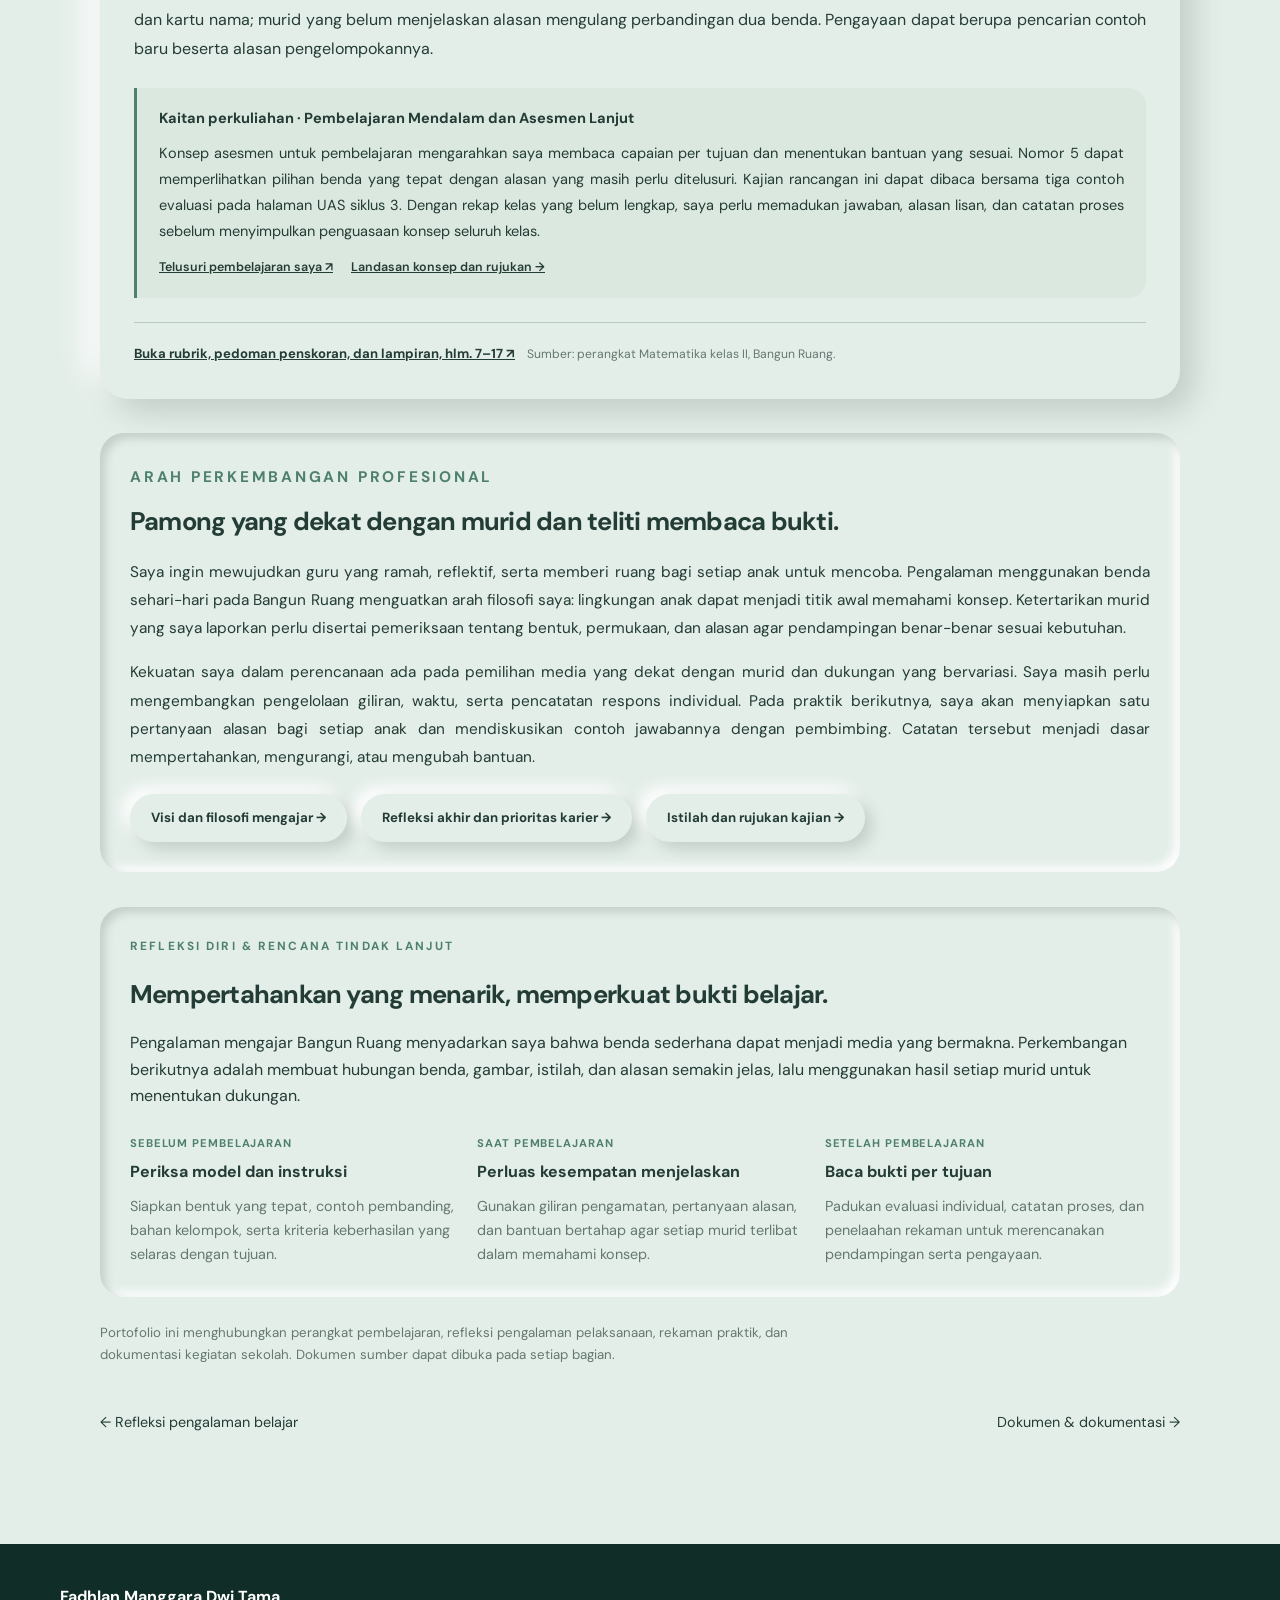
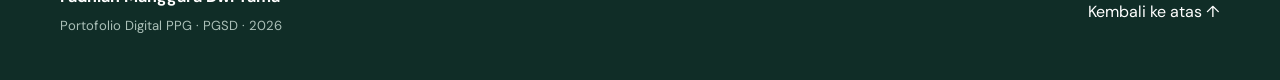
<file: ppl-mandiri.html>
<!doctype html>
<html lang="id">
<head>
<meta charset="UTF-8"><meta name="viewport" content="width=device-width,initial-scale=1">
<meta name="description" content="E-Portofolio PPL Mandiri Fadhlan Manggara Dwi Tama: analisis rancangan, materi, media konkret, pelaksanaan, kegiatan nonmengajar, dan asesmen Matematika kelas 2 Bangun Ruang.">
<meta name="theme-color" content="#28594d"><title>E-Portofolio PPL Mandiri | Fadhlan Manggara</title>
<link rel="icon" type="image/png" href="image/Icon.png"><link rel="preconnect" href="https://fonts.googleapis.com"><link rel="preconnect" href="https://fonts.gstatic.com" crossorigin>
<link href="https://fonts.googleapis.com/css2?family=DM+Sans:wght@400;500;600;700&display=swap" rel="stylesheet">
<link rel="stylesheet" href="styles.css"><link rel="stylesheet" href="updates.css"><link rel="stylesheet" href="neumorphism.css?v=20261024"><link rel="stylesheet" href="pages.css?v=20261028-uts-nav"><link rel="stylesheet" href="ppl-mandiri.css?v=20261026">
<script src="site.js?v=20261024" defer></script><script src="ppl-mandiri.js?v=20261026" defer></script>
<link rel="stylesheet" href="kajian-praktik.css?v=20261031-1"></head>
<body id="top-page"><a class="skip-link" href="#main">Lewati ke konten utama</a><header class="site-header"><nav class="nav shell" aria-label="Navigasi utama"><a class="brand" href="index.html"><span>FM</span><strong>Portofolio PPG</strong></a><button class="menu-button" type="button" aria-expanded="false" aria-controls="nav-list"><span class="sr-only">Buka menu</span><i></i><i></i><i></i></button><ul id="nav-list" class="nav-list"><li><a href="index.html">Beranda</a></li><li><a href="identifikasi.html">LK 1 · Identifikasi</a></li><li><a href="refleksi.html">LK 2 · Refleksi</a></li><li><a href="refleksi-ppg.html">Refleksi PPG</a></li><li><a href="uts-siklus1.html">UTS · Siklus 1</a></li><li><a href="uas-siklus2-4.html">UAS · Siklus 2–4</a></li><li><a href="ppl-mandiri.html">PPL Mandiri</a></li><li><a href="inovasi.html">Inovasi</a></li><li><a href="dokumen.html">Dokumen</a></li></ul></nav></header>
<main id="main"><section class="section journey lk-page ppl-page"><div class="shell">
<nav class="breadcrumb" aria-label="Jejak halaman"><a href="index.html">Beranda</a><span aria-hidden="true">/</span><span>E-Portofolio PPL Mandiri</span></nav>
<header class="page-heading"><p class="eyebrow">E-Portofolio 1 · Praktik Pengalaman Lapangan Mandiri</p><h1>Dari benda sehari-hari menuju pemahaman bangun ruang.</h1><p class="page-lead">Analisis praktik pembelajaran Matematika kelas II dan pengalaman berkontribusi dalam kehidupan sekolah di SD Negeri Mendungan 2.</p><div class="page-actions"><a class="button primary" href="#rancangan">Jelajahi enam analisis</a><a class="button secondary" href="documents/mandiri-matematika-kelas-2-bangun-ruang.pdf" target="_blank" rel="noopener">Buka modul ajar ↗</a><button class="button secondary" type="button" id="print-lk">Cetak / Simpan PDF</button></div></header>
<div class="ppl-intro"><div class="ppl-focus"><p class="eyebrow">Fokus praktik mengajar</p><h2>Matematika kelas II · Bangun Ruang</h2><p>Saya menghubungkan kubus, balok, tabung, kerucut, dan bola dengan benda yang dikenal murid. Pengalaman ini menjadi bahan refleksi tentang ketepatan materi, penggunaan media konkret, dan bukti pemahaman setiap anak.</p><div class="ppl-facts" aria-label="Identitas dalam modul ajar"><span>Fase A · Geometri</span><span>2 JP · 70 menit</span><span>18 murid dalam rancangan</span><span>Modul: 16 September 2026</span></div></div><aside class="ppl-profile" aria-label="Profil calon guru"><img src="image/avatar.jpg" alt="Fadhlan Manggara Dwi Tama" width="88" height="88"><div><strong>Fadhlan Manggara Dwi Tama</strong><p>NIM 2518563010<br>PPG Calon Guru · PGSD<br>Universitas Ahmad Dahlan<br>Sekolah mitra: SD Negeri Mendungan 2</p></div></aside></div>
<div class="ppl-note"><p>Tugas UTS siklus 1 menggunakan praktik Soal Cerita kelas II. <a href="uts-siklus1.html">Buka e-portofolio UTS →</a></p></div><nav class="ppl-outline" aria-label="Enam bagian analisis"><a href="#rancangan"><b>01</b>Rancangan pembelajaran</a><a href="#materi"><b>02</b>Materi pembelajaran</a><a href="#media"><b>03</b>Media konkret</a><a href="#video"><b>04</b>Video & pelaksanaan</a><a href="#nonmengajar"><b>05</b>Kegiatan nonmengajar</a><a href="#asesmen"><b>06</b>Instrumen penilaian</a></nav>
<article class="lk-answer" id="rancangan"><div class="answer-heading"><span class="answer-number">01</span><div><p class="eyebrow">Analisis produk perencanaan</p><h2>Rancangan yang menghubungkan tujuan, kegiatan, dan asesmen</h2></div></div><div class="answer-prose">
<h3>Produk yang saya analisis</h3><p>Perangkat yang saya gunakan sebagai acuan adalah Rencana Pelaksanaan Pembelajaran Mendalam Matematika materi Bangun Ruang untuk kelas II/Fase A. Rancangan mengalokasikan 10 menit pembukaan, 50 menit kegiatan inti, dan 10 menit penutup. Tujuannya mencakup membedakan representasi bangun datar dan bangun ruang, mengenali nama serta ciri permukaan bangun ruang, dan memilih bentuk yang sesuai untuk penataan benda disertai alasan.</p>
<h3>Kekuatan rancangan</h3><p>Model Problem Based Learning (PBL) dirancang melalui masalah penataan karya dan kecenderungan benda menggelinding. Murid diarahkan mengamati benda, melakukan penyelidikan, menyampaikan hasil, lalu mengevaluasi pilihan. Susunan ini memberi peluang agar kegiatan mengenal bentuk berkembang menjadi penalaran tentang fungsi dan sifat benda.</p><p>Pendekatan Teaching at the Right Level (TaRL) tampak pada asesmen awal, kelompok sementara Bintang, Pelangi, dan Roket, serta dukungan yang berbeda. LKM berisi tugas menyusun robot, menara, dan mobil pemadam dengan 7, 9, dan 11 potongan. Kekuatan rancangan terletak pada tujuan bersama dengan bantuan yang disesuaikan, serta penegasan bahwa kelompok dapat berubah berdasarkan bukti belajar. Unsur Culturally Responsive Teaching (CRT) dirancang melalui benda yang dekat dengan kehidupan murid, penerimaan istilah sehari-hari, dan pengaitan istilah tersebut dengan bahasa matematika.</p>
<h3>Bagian yang perlu saya perkuat</h3><p>Jumlah potongan yang berbeda perlu disertai perbedaan bantuan dan tuntutan berpikir yang jelas. Jika perbedaannya hanya banyaknya pekerjaan, penerapan TaRL belum cukup kuat. PBL juga perlu mempertahankan pertanyaan tentang alasan memilih dan menata bentuk, agar kegiatan tidak berhenti pada meniru contoh dan menempel gambar. Saya perlu memberi kesempatan kepada setiap murid untuk menjelaskan hasil pengamatannya.</p><p>Alokasi 50 menit kegiatan inti cukup padat untuk penyelidikan, menggunting, menempel, presentasi, dan evaluasi individu. Pada pertemuan berikutnya, saya akan menyiapkan alat lebih teratur, memperagakan satu langkah kerja, dan membatasi waktu setiap tahap. Saya juga perlu memperjelas kriteria tujuan pertama yang menyebut minimal 2 dari 3 contoh, karena pedoman evaluasi menuntut seluruh pilihan pada nomor 1 tepat. Label C3 pada kata “mengenali” perlu ditinjau berdasarkan tuntutan tugas yang sebenarnya.</p>
<aside class="study-note" data-course="ubd"><h3>Kaitan perkuliahan · Pembelajaran Mendalam dan Asesmen Dasar</h3><p>Saya memakai keselarasan tujuan–bukti–kegiatan dalam UbD sebagai lensa menelaah rancangan Bangun Ruang. Jika tujuan meminta murid memberi alasan tentang kestabilan, kegiatan menyusun karya perlu diikuti pengujian dan pertanyaan tentang permukaan. Rubrik alasan dan evaluasi individual mendukung hubungan itu. Pada perbaikan berikutnya, saya perlu memastikan kegiatan tempel tetap menyisakan waktu untuk memperoleh bukti penalaran setiap murid.</p><div class="study-links"><a href="artifacts-semester1/pmad-perencanaan-pembelajaran.pdf#page=1" target="_blank" rel="noopener">Telusuri pembelajaran saya ↗</a><a href="uas-siklus2-4.html#landasan-ubd">Landasan konsep dan rujukan →</a></div></aside></div><div class="ppl-source"><a href="documents/mandiri-matematika-kelas-2-bangun-ruang.pdf#page=1" target="_blank" rel="noopener">Buka rancangan pembelajaran, hlm. 1–5 ↗</a><span>Sumber: perangkat Matematika kelas II, Bangun Ruang.</span></div></article>
<article class="lk-answer" id="materi"><div class="answer-heading"><span class="answer-number">02</span><div><p class="eyebrow">Analisis materi yang disusun</p><h2>Ketepatan konsep sebelum menghafal nama bentuk</h2></div></div><div class="answer-prose">
<p>Materi meliputi perbedaan bangun datar dan bangun ruang, nama lima bangun ruang, jenis permukaan, serta kaitannya dengan kestabilan dan kecenderungan menggelinding. Kubus, balok, kerucut, dan bola tercantum dalam capaian pembelajaran yang ditulis pada modul; tabung digunakan sebagai perluasan konteks keseharian. Materi tersebut relevan untuk mengajak murid mengenali bentuk di lingkungannya melalui pengalaman langsung.</p>
<div class="table-scroll" role="region" aria-label="Analisis konsep bangun ruang" tabindex="0"><table class="ppl-table"><caption>Konsep yang perlu dipastikan dalam pembelajaran</caption><thead><tr><th scope="col">Materi</th><th scope="col">Pemahaman yang dibangun</th><th scope="col">Catatan perbaikan</th></tr></thead><tbody><tr><th scope="row">Bangun datar dan bangun ruang</th><td>Representasi datar memiliki panjang dan lebar; bangun ruang berbentuk tiga dimensi dan menempati ruang.</td><td>Bandingkan gambar persegi dengan model kubus. Jelaskan bahwa gambar kubus pada kertas merupakan representasi dari bentuk tiga dimensi.</td></tr><tr><th scope="row">Kubus dan balok</th><td>Keduanya memiliki permukaan datar. Kubus memiliki enam permukaan persegi sama besar.</td><td>Gunakan model yang ukurannya tepat dan bandingkan dari beberapa arah; warna bukan dasar penentuan jenis bangun.</td></tr><tr><th scope="row">Tabung dan kerucut</th><td>Keduanya memiliki permukaan datar dan lengkung. Kerucut meruncing pada satu puncak.</td><td>Perlihatkan alas. Bagian badan botol hanya menyerupai tabung; leher botol tidak mewakili tabung ideal.</td></tr><tr><th scope="row">Bola</th><td>Seluruh permukaannya lengkung sehingga dapat menggelinding ke berbagai arah.</td><td>Bedakan benda berbentuk bola dari gambar lingkaran pada kertas.</td></tr><tr><th scope="row">Menggelinding dan ditata</th><td>Jenis permukaan yang menyentuh bidang memengaruhi gerak dan kestabilan benda.</td><td>Bandingkan tabung berdiri dan berbaring. Hindari pernyataan bahwa tabung selalu menggelinding pada semua posisi.</td></tr></tbody></table></div>
<p>Urutan konkret, gambar, lalu istilah matematika membantu menjaga hubungan antara pengalaman dan konsep. Pada LKM, murid menyusun potongan gambar bangun ruang menjadi karya. Aktivitas ini menarik secara visual, tetapi tetap perlu disambungkan dengan memegang dan memutar benda asli. Saya akan mengajukan pertanyaan seperti “Bagian mana yang rata?”, “Apa yang berubah ketika botol dibaringkan?”, dan “Mengapa kotak lebih mudah ditata?” agar jawaban bertumpu pada ciri benda.</p>
<aside class="study-note" data-course="bantuan"><h3>Kaitan perkuliahan · Pemahaman tentang Peserta Didik dan Pembelajaran</h3><p>Dukungan sesuai pemahaman awal membantu saya menjembatani istilah sehari-hari dan konsep geometri. Murid dapat memulai dari menyentuh benda, mengamati gambarnya, lalu menyebut ciri dengan istilah yang tepat. Saya perlu memeriksa apakah anak mengenali permukaan pada contoh baru setelah bantuan dikurangi. Penggunaan benda konkret perlu disertai pertanyaan penuntun agar pengalaman memegang benda terhubung dengan alasan matematis.</p><div class="study-links"><a href="artifacts-semester1/ppdp-refleksi-rencana-tindak-lanjut.pdf#page=1" target="_blank" rel="noopener">Telusuri pembelajaran saya ↗</a><a href="uas-siklus2-4.html#landasan-bantuan">Landasan konsep dan rujukan →</a></div></aside></div><div class="ppl-source"><a href="documents/mandiri-matematika-kelas-2-bangun-ruang.pdf#page=6" target="_blank" rel="noopener">Buka materi dan glosarium, hlm. 1, 3, dan 6 ↗</a><span>Sumber: perangkat Matematika kelas II, Bangun Ruang.</span></div></article>
<article class="lk-answer" id="media"><div class="answer-heading"><span class="answer-number">03</span><div><p class="eyebrow">Analisis media yang dipergunakan</p><h2>Lima benda konkret sebagai jembatan konsep</h2></div></div><div class="answer-prose"><p>Dalam pelaksanaan, saya menggunakan model kubus dari kertas, kotak cotton bud untuk balok, botol untuk tabung, bola pingpong untuk bola, serta kertas berbentuk topi kerucut. Benda yang dekat dengan keseharian membuat materi lebih mudah dihubungkan dengan pengalaman murid. Berdasarkan pengalaman saya, murid tertarik mengikuti pembelajaran karena dapat melihat contoh yang mereka kenal.</p>
<div class="media-grid"><div class="media-card"><small>01 · Kubus</small><h3>Model kubus dari kertas</h3><p>Model dapat diputar untuk mengamati permukaan. Ketepatan lipatan dan kesamaan ukuran persegi perlu diperiksa agar bentuk tidak lebih menyerupai balok. Kertas yang cukup kaku membantu model tetap utuh ketika digunakan.</p></div><div class="media-card"><small>02 · Balok</small><h3>Kotak cotton bud</h3><p>Kemasan memberi contoh balok yang dikenal murid. Saya perlu memilih kotak dengan bentuk balok yang jelas, membandingkan permukaannya, dan menjelaskan bahwa tulisan maupun warna kemasan tidak menentukan jenis bangun.</p></div><div class="media-card"><small>03 · Tabung</small><h3>Botol</h3><p>Bagian badan botol membantu mengenalkan permukaan lengkung. Karena leher dan tutupnya berbeda dari tabung ideal, saya perlu membatasi bagian yang diamati serta menambahkan kaleng atau model tabung beralas datar sebagai pembanding.</p></div><div class="media-card"><small>04 · Bola</small><h3>Bola pingpong</h3><p>Bola mudah diamati dan diuji geraknya. Penggunaan perlu dilakukan di area berbatas agar tidak tercecer, serta disertai aturan agar bola tidak dilempar atau dimasukkan ke mulut.</p></div><div class="media-card"><small>05 · Kerucut</small><h3>Model topi kerucut dari kertas</h3><p>Model memperlihatkan permukaan lengkung dan puncak. Jika bagian bawah masih terbuka, saya perlu menunjukkan alas lingkaran atau menambahkan alas agar murid memahami kerucut secara utuh. Model juga perlu dibuat cukup kuat dan aman ketika disentuh.</p></div></div>
<h3>Evaluasi penggunaan media</h3><p>Kelebihan media ini adalah keterjangkauan, kedekatan dengan pengalaman murid, dan peluang mengamati bentuk dari berbagai arah. Keterbatasannya terletak pada ketidaksempurnaan benda sehari-hari sebagai model matematika serta kemungkinan murid lebih memperhatikan bermain daripada ciri bentuk. Perbaikan saya adalah menyediakan kartu nama dan ciri permukaan, membagikan peran pengamat secara bergiliran, serta meminta satu alasan setelah setiap pengamatan.</p><div class="ppl-note"><p>Media konkret membangun ketertarikan sebagai pintu masuk belajar. Pemahaman setiap murid tetap perlu diperiksa melalui tugas individual dan penjelasan alasan.</p></div><aside class="study-note" data-course="konteks"><h3>Kaitan perkuliahan · Filosofi Pendidikan dan Pendidikan Nilai</h3><p>Pemikiran pendidikan yang memperhatikan lingkungan anak mengarahkan pemilihan kotak cotton bud, botol, dan bola pingpong. Media yang dekat dengan kehidupan murid memberi titik awal percakapan, sementara bentuk ideal pada gambar perlu diperbandingkan dengan benda aslinya. Saya perlu menanyakan ciri yang diamati dan menyediakan contoh pembanding. Dengan demikian, fungsi media dapat ditelaah dari penjelasan konsep yang dibantu, selain ketertarikan murid.</p><div class="study-links"><a href="artifacts-semester1/filosofi-refleksi-tindak-lanjut.pdf#page=1" target="_blank" rel="noopener">Telusuri pembelajaran saya ↗</a><a href="uas-siklus2-4.html#landasan-konteks">Landasan konsep dan rujukan →</a></div></aside></div><div class="ppl-source"><a href="documents/mandiri-matematika-kelas-2-bangun-ruang.pdf#page=3" target="_blank" rel="noopener">Buka acuan penggunaan media dan LKM ↗</a><span>Sumber: perangkat Matematika kelas II, Bangun Ruang.</span></div></article>
<article class="lk-answer" id="video"><div class="answer-heading"><span class="answer-number">04</span><div><p class="eyebrow">Analisis video pelaksanaan praktik</p><h2>Meninjau ketertarikan murid dan kualitas pemahaman</h2></div></div><div class="answer-prose">
<div class="ppl-video"><p class="eyebrow">Rekaman praktik mengajar</p><h3>Matematika kelas II · Bangun Ruang</h3><p>Rekaman pelaksanaan disertakan untuk mendukung refleksi dan penelaahan pembelajaran.</p><div class="video-actions"><button class="button primary" type="button" id="load-ppl-video" aria-controls="ppl-video-frame" aria-expanded="false">Putar video di halaman ini</button><a class="button secondary" href="https://drive.google.com/file/d/17MazYqRPv4aZrt80cgP6OgchWLRVUQ0J/view" target="_blank" rel="noopener">Buka video di Google Drive ↗</a></div><div class="video-frame" id="ppl-video-frame" hidden></div><p class="video-caption">Jika pemutar tidak tampil, gunakan tautan Google Drive sesuai akses akun Anda.</p></div>
<p class="ppl-source-note">Dasar uraian pelaksanaan: refleksi saya sebagai pelaksana dan perbandingannya dengan modul ajar. Uraian ini tidak memuat transkrip atau pengamatan terverifikasi per adegan video.</p>
<h3>Refleksi pelaksanaan</h3><p>Pelaksanaan pembelajaran berjalan lancar. Saya merasakan murid tertarik pada materi karena media yang digunakan berupa benda konkret yang mereka lihat dalam kehidupan sehari-hari. Hal ini menguatkan pemahaman saya bahwa materi geometri lebih bermakna ketika dikaitkan dengan pengalaman yang dapat dikenali murid.</p><p>Dibandingkan dengan rancangan, penggunaan benda konkret mendukung tujuan mengenali bentuk dan permukaan. Pilihan kotak cotton bud, botol, bola pingpong, serta model kertas juga menunjukkan penyesuaian sumber belajar yang tersedia. Penyesuaian tersebut perlu tetap menjaga ketepatan konsep, khususnya ketika botol dan topi kerucut digunakan sebagai pendekatan terhadap bentuk ideal.</p><p>Kelancaran dan ketertarikan murid merupakan temuan positif dari pengalaman saya, tetapi belum cukup untuk menyimpulkan bahwa semua tujuan pembelajaran tercapai. Saya perlu menelaah apakah setiap anak mampu membedakan bentuk, menggunakan ciri permukaan sebagai dasar jawaban, dan menjelaskan alasan memilih benda yang lebih stabil. Rekaman dan hasil evaluasi individual dapat dipadukan untuk memperkuat refleksi tersebut.</p>
<div class="table-scroll" role="region" aria-label="Fokus penelaahan rekaman" tabindex="0"><table class="ppl-table"><caption>Fokus penelaahan rekaman untuk perbaikan berikutnya</caption><thead><tr><th scope="col">Aspek</th><th scope="col">Pertanyaan refleksi</th><th scope="col">Arah perbaikan</th></tr></thead><tbody><tr><th scope="row">Kejelasan penjelasan</th><td>Apakah perbedaan benda tiga dimensi dan gambar pada kertas dijelaskan dengan contoh yang cukup?</td><td>Tunjukkan benda, gambar, dan kartu nama secara berurutan.</td></tr><tr><th scope="row">Pemerataan partisipasi</th><td>Apakah setiap murid mendapat kesempatan mengamati dan menjawab, termasuk yang lebih pendiam?</td><td>Gunakan giliran peran dan cek pemahaman singkat per anak.</td></tr><tr><th scope="row">Pertanyaan penalaran</th><td>Apakah murid diminta memberi alasan berdasarkan permukaan, bukan hanya menyebut nama?</td><td>Tambahkan pertanyaan “mengapa” dan pembandingan dua benda.</td></tr><tr><th scope="row">Pengelolaan waktu</th><td>Apakah kegiatan berkarya menyisakan waktu untuk evaluasi dan refleksi?</td><td>Siapkan bahan, batasi waktu tiap tahap, dan pertahankan evaluasi individual.</td></tr></tbody></table></div>
<p>Prioritas perbaikan saya adalah mempertahankan daya tarik media, memperjelas instruksi pengamatan, dan menutup kegiatan dengan bukti pemahaman individual. Saya juga perlu mencatat murid yang masih tertukar antara nama benda sehari-hari dan nama bangun ruang agar dukungan berikutnya lebih tepat.</p>
<aside class="study-note" data-course="asesmen"><h3>Kaitan perkuliahan · Pembelajaran Mendalam dan Asesmen Lanjut</h3><p>Asesmen formatif menghubungkan pengamatan dengan keputusan bantuan. Refleksi bahwa murid tertarik pada benda konkret menjadi bahan menelaah keterlibatan, tetapi kemampuan menjelaskan permukaan tetap memerlukan respons individual. Saat meninjau rekaman, saya perlu mencatat contoh pertanyaan, jawaban, dan tindak lanjut guru. Pengamatan tersebut belum dicatat per adegan pada halaman ini, sehingga penafsiran pelaksanaan tetap bertumpu pada refleksi yang saya laporkan.</p><div class="study-links"><a href="refleksi.html?semester=2" target="_blank" rel="noopener">Telusuri pembelajaran saya ↗</a><a href="uas-siklus2-4.html#landasan-asesmen">Landasan konsep dan rujukan →</a></div></aside></div><div class="ppl-source"><a href="https://drive.google.com/file/d/17MazYqRPv4aZrt80cgP6OgchWLRVUQ0J/view" target="_blank" rel="noopener">Buka rekaman praktik ↗</a><a href="documents/mandiri-matematika-kelas-2-bangun-ruang.pdf#page=4" target="_blank" rel="noopener">Bandingkan dengan kegiatan dalam modul ↗</a></div></article>
<article class="lk-answer" id="nonmengajar"><div class="answer-heading"><span class="answer-number">05</span><div><p class="eyebrow">Analisis kegiatan nonmengajar</p><h2>Belajar menjadi guru melalui kehidupan sekolah</h2></div></div><div class="answer-prose"><p>Pengalaman PPL Mandiri juga mencakup keterlibatan dalam pembiasaan, kegiatan budaya, kesehatan, layanan sekolah, pendampingan murid, dan komunitas belajar. Dua belas kegiatan berikut memperluas pemahaman saya bahwa tanggung jawab guru mencakup hubungan dengan murid, kerja sama dengan warga sekolah, dan dukungan terhadap lingkungan belajar.</p><p class="ppl-source-note">Daftar kegiatan berdasarkan pengalaman yang saya laporkan. Buka setiap kegiatan untuk membaca makna dan tindak lanjutnya.</p><div class="ppl-activities"><details open><summary>01 · Pembiasaan salim</summary><p>Pembiasaan salim membantu saya memahami bahwa hubungan guru dan murid dibangun melalui interaksi sederhana yang dilakukan secara konsisten. Saya belajar menyambut murid dengan ramah dan menghargai kenyamanan mereka; tindak lanjutnya adalah membiasakan sapaan positif serta memberi ruang bagi murid untuk menyampaikan kondisi dirinya sebelum belajar.</p></details><details><summary>02 · Salat duha</summary><p>Keterlibatan dalam kegiatan salat duha memperkuat pemahaman saya tentang peran guru dalam mendampingi pembiasaan ibadah dan tanggung jawab murid. Pendampingan perlu dilakukan dengan teladan yang tenang, disertai pengaturan kegiatan yang menghormati keyakinan dan kebutuhan setiap murid.</p></details><details><summary>03 · Apel pagi</summary><p>Apel pagi menjadi ruang belajar kedisiplinan, kesiapan mengikuti kegiatan, dan kebersamaan warga sekolah. Saya menyadari bahwa instruksi singkat dan keteladanan guru lebih membantu pembiasaan daripada sekadar menuntut murid tertib; hal ini akan saya bawa ke pengelolaan kelas.</p></details><details><summary>04 · Pemasangan lampion</summary><p>Keterlibatan dalam pemasangan lampion memberi pengalaman bekerja bersama untuk menyiapkan lingkungan sekolah. Saya belajar bahwa pembagian tugas dan keselamatan kerja perlu menjadi perhatian, terutama pada pekerjaan di tempat tinggi; dalam kegiatan berikutnya, tugas murid harus disesuaikan dengan usia dan tingkat keamanannya.</p></details><details><summary>05 · Pawai HUT Yogyakarta</summary><p>Pawai HUT Yogyakarta memperluas pandangan saya tentang sekolah sebagai ruang pelestarian budaya dan pembentukan kebersamaan. Pengalaman ini dapat menjadi jembatan pembelajaran kontekstual melalui cerita murid tentang pakaian, benda, atau kegiatan budaya yang mereka kenal, tanpa menganggap pengalaman setiap anak sama.</p></details><details><summary>06 · Peringatan Maulid Nabi</summary><p>Kegiatan peringatan Maulid Nabi mengingatkan saya bahwa pendidikan karakter perlu dihubungkan dengan perilaku sehari-hari. Saya dapat menindaklanjutinya melalui keteladanan santun, saling membantu, dan menghargai teman, dengan pendampingan yang sesuai bagi warga sekolah yang memiliki latar belakang berbeda.</p></details><details><summary>07 · Senam</summary><p>Kegiatan senam memperkuat kesadaran saya tentang pentingnya kesiapan fisik dan suasana menyenangkan dalam kegiatan sekolah. Saya ingin menerapkan jeda gerak singkat yang sesuai kondisi murid agar mereka dapat kembali belajar dengan lebih siap, dengan menyediakan penyesuaian gerakan bagi yang membutuhkan.</p></details><details><summary>08 · Jalan sehat</summary><p>Jalan sehat membantu saya memaknai kegiatan luar kelas sebagai kesempatan belajar kebersamaan dan kepedulian terhadap lingkungan. Tindak lanjut yang perlu diperhatikan adalah kejelasan rute, pendampingan, serta penghitungan murid agar kegiatan tetap aman dan semua anak memperoleh dukungan.</p></details><details><summary>09 · Pendataan perpustakaan</summary><p>Pendataan perpustakaan memperlihatkan bahwa layanan belajar juga bergantung pada pekerjaan administrasi yang teliti. Saya belajar menghargai pentingnya data koleksi yang teratur; ke depan, pendataan dapat dihubungkan dengan pengelompokan buku yang mudah dipahami dan pemanfaatan bacaan sesuai kebutuhan murid.</p></details><details><summary>10 · Melatih PBB</summary><p>Kegiatan melatih Peraturan Baris-Berbaris (PBB) menjadi pengalaman memberi instruksi, memperagakan gerakan, dan melatih kekompakan. Saya belajar perlunya arahan bertahap dan penguatan positif, dengan menyesuaikan tuntutan gerak terhadap kemampuan fisik murid serta menghindari teguran yang mempermalukan.</p></details><details><summary>11 · Pendampingan lomba MTQ</summary><p>Pendampingan lomba Musabaqah Tilawatil Quran (MTQ) menguatkan pemahaman saya bahwa dukungan guru juga mencakup kesiapan dan kepercayaan diri murid. Saya ingin memberi apresiasi pada usaha dan kemajuan, membantu murid mengelola rasa gugup, serta menempatkan pengalaman belajar sebagai bagian penting dari keikutsertaan lomba.</p></details><details><summary>12 · Komunitas belajar (kombel)</summary><p>Keterlibatan dalam komunitas belajar memperkuat kesadaran bahwa pengembangan guru berlangsung melalui kolaborasi. Untuk kegiatan berikutnya, saya ingin membawa persoalan pembelajaran yang spesifik beserta contoh pekerjaan murid agar diskusi menghasilkan perbaikan yang dapat diterapkan dan ditinjau kembali.</p></details></div><h3>Dokumentasi terpilih</h3><p>Foto berikut berasal dari dokumentasi kegiatan sekolah yang saya sertakan. Keterangan foto mengikuti hal yang tampak pada gambar; kumpulan lengkap dapat dibuka melalui tautan dokumentasi.</p><div class="ppl-gallery"><figure><a href="image/ppl-mandiri/kegiatan-02.webp" target="_blank" rel="noopener" aria-label="Lihat foto Pemasangan lampion"><img src="image/ppl-mandiri/kegiatan-02.webp" alt="Kerja sama menyiapkan lingkungan sekolah." width="640" height="480" loading="lazy" decoding="async"></a><figcaption><strong>Pemasangan lampion</strong>Kerja sama menyiapkan lingkungan sekolah.</figcaption></figure><figure><a href="image/ppl-mandiri/kegiatan-07.webp" target="_blank" rel="noopener" aria-label="Lihat foto Kegiatan bersama di halaman"><img src="image/ppl-mandiri/kegiatan-07.webp" alt="Kebersamaan dan pembiasaan warga sekolah." width="640" height="480" loading="lazy" decoding="async"></a><figcaption><strong>Kegiatan bersama di halaman</strong>Kebersamaan dan pembiasaan warga sekolah.</figcaption></figure><figure><a href="image/ppl-mandiri/kegiatan-01.webp" target="_blank" rel="noopener" aria-label="Lihat foto Kegiatan budaya"><img src="image/ppl-mandiri/kegiatan-01.webp" alt="Dokumentasi peserta dalam busana budaya." width="640" height="480" loading="lazy" decoding="async"></a><figcaption><strong>Kegiatan budaya</strong>Dokumentasi peserta dalam busana budaya.</figcaption></figure><figure><a href="image/ppl-mandiri/kegiatan-13.webp" target="_blank" rel="noopener" aria-label="Lihat foto Pendataan dan koordinasi"><img src="image/ppl-mandiri/kegiatan-13.webp" alt="Kegiatan pendukung layanan sekolah." width="640" height="480" loading="lazy" decoding="async"></a><figcaption><strong>Pendataan dan koordinasi</strong>Kegiatan pendukung layanan sekolah.</figcaption></figure><figure><a href="image/ppl-mandiri/kegiatan-14.webp" target="_blank" rel="noopener" aria-label="Lihat foto Aktivitas gerak bersama"><img src="image/ppl-mandiri/kegiatan-14.webp" alt="Partisipasi dalam kegiatan di halaman sekolah." width="640" height="480" loading="lazy" decoding="async"></a><figcaption><strong>Aktivitas gerak bersama</strong>Partisipasi dalam kegiatan di halaman sekolah.</figcaption></figure><figure><a href="image/ppl-mandiri/kegiatan-11.webp" target="_blank" rel="noopener" aria-label="Lihat foto Pembiasaan bersama"><img src="image/ppl-mandiri/kegiatan-11.webp" alt="Kegiatan kebersamaan warga sekolah." width="640" height="480" loading="lazy" decoding="async"></a><figcaption><strong>Pembiasaan bersama</strong>Kegiatan kebersamaan warga sekolah.</figcaption></figure></div><h3>Makna bagi perkembangan profesional saya</h3><p>Kegiatan nonmengajar membantu saya melihat keterkaitan antara pembiasaan karakter, layanan sekolah, budaya, kesehatan, dan kesiapan belajar. Saya perlu membawa sikap ramah, teliti, kolaboratif, dan bertanggung jawab ke dalam pembelajaran. Ke depan, dokumentasi kegiatan perlu dilengkapi catatan peran, kontribusi, kendala, dan tindak lanjut agar refleksi tidak berhenti pada daftar keikutsertaan.</p><aside class="study-note" data-course="konteks"><h3>Kaitan perkuliahan · Filosofi Pendidikan dan Pendidikan Nilai</h3><p>Peran guru sebagai penuntun dan teladan saya hubungkan dengan pembiasaan, kerja sama, serta layanan sekolah. Dokumentasi kegiatan memperlihatkan keterlibatan, sedangkan makna profesional perlu ditunjukkan melalui peran dan keputusan yang saya ambil. Pada dokumentasi berikutnya, saya akan mencatat kontribusi, kendala, dan tindak lanjut tiap kegiatan. Refleksi itu membantu menghubungkan pengalaman di luar kelas dengan sikap ramah, tanggung jawab, serta pengelolaan pembelajaran.</p><div class="study-links"><a href="artifacts-semester1/filosofi-refleksi-tindak-lanjut.pdf#page=1" target="_blank" rel="noopener">Telusuri pembelajaran saya ↗</a><a href="uas-siklus2-4.html#landasan-konteks">Landasan konsep dan rujukan →</a></div></aside></div><div class="ppl-source"><a href="https://drive.google.com/drive/folders/1ht-2_cejnJvwDkWbzMCYiM_OsDDxWJSS" target="_blank" rel="noopener">Buka dokumentasi kegiatan lengkap ↗</a><span>Sumber: dokumentasi kegiatan PPL yang disertakan.</span></div></article>
<article class="lk-answer" id="asesmen"><div class="answer-heading"><span class="answer-number">06</span><div><p class="eyebrow">Instrumen penilaian beserta analisisnya</p><h2>Memeriksa pemahaman setiap murid secara terpisah</h2></div></div><div class="answer-prose"><p>Perangkat memuat asesmen awal lima butir visual, asesmen formatif saat penyelidikan dan kerja kelompok, evaluasi individual lima tugas, serta rubrik sikap dan keterampilan. Kekuatan susunan ini adalah pemisahan fungsi asesmen: mengenali kebutuhan awal, memberi umpan balik selama proses, dan memeriksa ketercapaian tujuan secara individual.</p>
<div class="table-scroll" role="region" aria-label="Pemetaan tujuan dan asesmen" tabindex="0"><table class="ppl-table"><caption>Pemetaan evaluasi individual pada perangkat</caption><thead><tr><th scope="col">Tujuan</th><th scope="col">Bukti dan penskoran</th><th scope="col">Analisis kesesuaian</th></tr></thead><tbody><tr><th scope="row">Membedakan bangun datar dan bangun ruang</th><td>Nomor 1: memilih balok dan bola serta tidak memilih persegi panjang. Maksimal 20 poin.</td><td>Gambar sesuai sasaran konsep. Kriteria minimal 2 dari 3 contoh pada tujuan perlu diselaraskan dengan pedoman pilihan benar pada nomor 1.</td></tr><tr><th scope="row">Mengenali nama dan ciri permukaan</th><td>Nomor 2–4: enam respons, masing-masing 10 poin. Kriteria tujuan: minimal lima respons tepat.</td><td>Mencakup penamaan, jenis permukaan, dan pasangan benda dengan bangun. Kemampuan menulis perlu diperhatikan agar tidak mengaburkan penguasaan konsep.</td></tr><tr><th scope="row">Memilih bentuk dengan alasan</th><td>Nomor 5: pilihan kotak/balok 10 poin dan alasan logis 10 poin.</td><td>Relevan untuk penalaran tentang kestabilan. Alasan harus menunjukkan hubungan permukaan datar dengan benda yang tidak mudah menggelinding.</td></tr></tbody></table></div>
<div class="ppl-doc-preview"><figure><a href="documents/mandiri-matematika-kelas-2-bangun-ruang.pdf#page=12" target="_blank" rel="noopener"><img src="image/ppl-mandiri/asesmen-awal.webp" alt="Lembar cek kemampuan awal berisi lima tugas visual bentuk dan nama bangun ruang" width="530" height="750" loading="lazy"></a><figcaption>Asesmen awal · lampiran halaman 12.</figcaption></figure><figure><a href="documents/mandiri-matematika-kelas-2-bangun-ruang.pdf#page=17" target="_blank" rel="noopener"><img src="image/ppl-mandiri/evaluasi-individu.webp" alt="Lembar evaluasi individual: memilih bangun ruang, menulis nama, mengenali permukaan, memasangkan benda, dan memberi alasan" width="530" height="750" loading="lazy"></a><figcaption>Evaluasi individual · lampiran halaman 17.</figcaption></figure></div>
<h3>Analisis rubrik dan tindak lanjut</h3><p>Rubrik sikap menggunakan empat aspek, yaitu kerja sama, tanggung jawab, keselamatan kerja, dan menghargai teman. Rubrik keterampilan menggunakan lima aspek: ketepatan klasifikasi, pengamatan permukaan, penjelasan alasan, pemecahan masalah, serta penyampaian lisan. Skala 1–4 disertai deskripsi perilaku membantu penilaian lebih terarah. Saya perlu mencatat bukti singkat per murid agar nilai tidak hanya didasarkan pada kesan terhadap kelompok atau hasil karya yang rapi.</p><p>Nilai pengetahuan maksimal 100 dengan ambang pada perangkat sebesar 75. Namun, skor total perlu dibaca bersama ketercapaian setiap tujuan: murid yang nilainya tinggi masih mungkin memerlukan bantuan untuk menjelaskan alasan. Keterampilan juga dilaporkan terpisah, dengan nilai minimal 75 dan skor ketepatan klasifikasi minimal 3 sebagaimana ditulis dalam rubrik. Hasil asesmen awal digunakan untuk menentukan bantuan, bukan untuk memberi label kemampuan tetap.</p><p>Instrumen visual dan pembacaan soal oleh guru memberi akses bagi murid yang masih mengembangkan kemampuan membaca. Untuk jawaban yang membutuhkan tulisan, saya perlu menyediakan pilihan jawaban lisan yang dicatat guru bila hambatan menulis mengganggu pengukuran konsep, dengan tuntutan dan kriteria yang setara. Ketika pertanyaan dibacakan, guru perlu menjaga agar intonasi dan penjelasan tidak mengarahkan pilihan.</p><div class="ppl-note"><p>Analisis pada bagian ini menelaah rancangan instrumen. Tiga contoh pekerjaan murid telah tersedia pada <a href="uas-siklus2-4.html#siklus-3">kajian UAS siklus 3</a>. Rekap nilai seluruh kelas belum disertakan, sehingga persentase ketuntasan kelas maupun peningkatan hasil belajar belum dapat disimpulkan.</p></div><h3>Perbaikan yang saya prioritaskan</h3><p>Saya akan menyelaraskan rumusan tujuan dengan pedoman penskoran, menambahkan pencatatan capaian per tujuan, serta memisahkan kesulitan konsep dari kesulitan membaca atau menulis. Murid yang masih tertukar nama bentuk mendapat latihan mencocokkan benda dan kartu nama; murid yang belum menjelaskan alasan mengulang perbandingan dua benda. Pengayaan dapat berupa pencarian contoh baru beserta alasan pengelompokannya.</p><aside class="study-note" data-course="asesmen"><h3>Kaitan perkuliahan · Pembelajaran Mendalam dan Asesmen Lanjut</h3><p>Konsep asesmen untuk pembelajaran mengarahkan saya membaca capaian per tujuan dan menentukan bantuan yang sesuai. Nomor 5 dapat memperlihatkan pilihan benda yang tepat dengan alasan yang masih perlu ditelusuri. Kajian rancangan ini dapat dibaca bersama tiga contoh evaluasi pada halaman UAS siklus 3. Dengan rekap kelas yang belum lengkap, saya perlu memadukan jawaban, alasan lisan, dan catatan proses sebelum menyimpulkan penguasaan konsep seluruh kelas.</p><div class="study-links"><a href="refleksi.html?semester=2" target="_blank" rel="noopener">Telusuri pembelajaran saya ↗</a><a href="uas-siklus2-4.html#landasan-asesmen">Landasan konsep dan rujukan →</a></div></aside></div><div class="ppl-source"><a href="documents/mandiri-matematika-kelas-2-bangun-ruang.pdf#page=7" target="_blank" rel="noopener">Buka rubrik, pedoman penskoran, dan lampiran, hlm. 7–17 ↗</a><span>Sumber: perangkat Matematika kelas II, Bangun Ruang.</span></div></article>
<section class="practice-reflection" id="refleksi-profesional" aria-labelledby="refleksi-ppl-title"><p class="eyebrow">Arah perkembangan profesional</p><h2 id="refleksi-ppl-title">Pamong yang dekat dengan murid dan teliti membaca bukti.</h2><p>Saya ingin mewujudkan guru yang ramah, reflektif, serta memberi ruang bagi setiap anak untuk mencoba. Pengalaman menggunakan benda sehari-hari pada Bangun Ruang menguatkan arah filosofi saya: lingkungan anak dapat menjadi titik awal memahami konsep. Ketertarikan murid yang saya laporkan perlu disertai pemeriksaan tentang bentuk, permukaan, dan alasan agar pendampingan benar-benar sesuai kebutuhan.</p><p>Kekuatan saya dalam perencanaan ada pada pemilihan media yang dekat dengan murid dan dukungan yang bervariasi. Saya masih perlu mengembangkan pengelolaan giliran, waktu, serta pencatatan respons individual. Pada praktik berikutnya, saya akan menyiapkan satu pertanyaan alasan bagi setiap anak dan mendiskusikan contoh jawabannya dengan pembimbing. Catatan tersebut menjadi dasar mempertahankan, mengurangi, atau mengubah bantuan.</p><div class="page-actions"><a class="button secondary" href="identifikasi.html">Visi dan filosofi mengajar →</a><a class="button secondary" href="refleksi-ppg.html">Refleksi akhir dan prioritas karier →</a><a class="button secondary" href="uas-siklus2-4.html#rujukan-praktik">Istilah dan rujukan kajian →</a></div></section><section class="ppl-rtl" aria-labelledby="rtl-title"><p class="eyebrow">Refleksi diri & rencana tindak lanjut</p><h2 id="rtl-title">Mempertahankan yang menarik, memperkuat bukti belajar.</h2><p>Pengalaman mengajar Bangun Ruang menyadarkan saya bahwa benda sederhana dapat menjadi media yang bermakna. Perkembangan berikutnya adalah membuat hubungan benda, gambar, istilah, dan alasan semakin jelas, lalu menggunakan hasil setiap murid untuk menentukan dukungan.</p><div class="ppl-steps"><div><span class="ppl-mini-label">Sebelum pembelajaran</span><h3>Periksa model dan instruksi</h3><p>Siapkan bentuk yang tepat, contoh pembanding, bahan kelompok, serta kriteria keberhasilan yang selaras dengan tujuan.</p></div><div><span class="ppl-mini-label">Saat pembelajaran</span><h3>Perluas kesempatan menjelaskan</h3><p>Gunakan giliran pengamatan, pertanyaan alasan, dan bantuan bertahap agar setiap murid terlibat dalam memahami konsep.</p></div><div><span class="ppl-mini-label">Setelah pembelajaran</span><h3>Baca bukti per tujuan</h3><p>Padukan evaluasi individual, catatan proses, dan penelaahan rekaman untuk merencanakan pendampingan serta pengayaan.</p></div></div></section>
<p class="ppl-footer-note">Portofolio ini menghubungkan perangkat pembelajaran, refleksi pengalaman pelaksanaan, rekaman praktik, dan dokumentasi kegiatan sekolah. Dokumen sumber dapat dibuka pada setiap bagian.</p><div class="page-next"><a href="refleksi.html?semester=2">← Refleksi pengalaman belajar</a><a href="dokumen.html">Dokumen & dokumentasi →</a></div>
</div></section></main><footer><div class="shell footer-inner"><div><strong>Fadhlan Manggara Dwi Tama</strong><p>Portofolio Digital PPG · PGSD · 2026</p></div><a href="#top-page">Kembali ke atas ↑</a></div></footer></body></html>
</file>
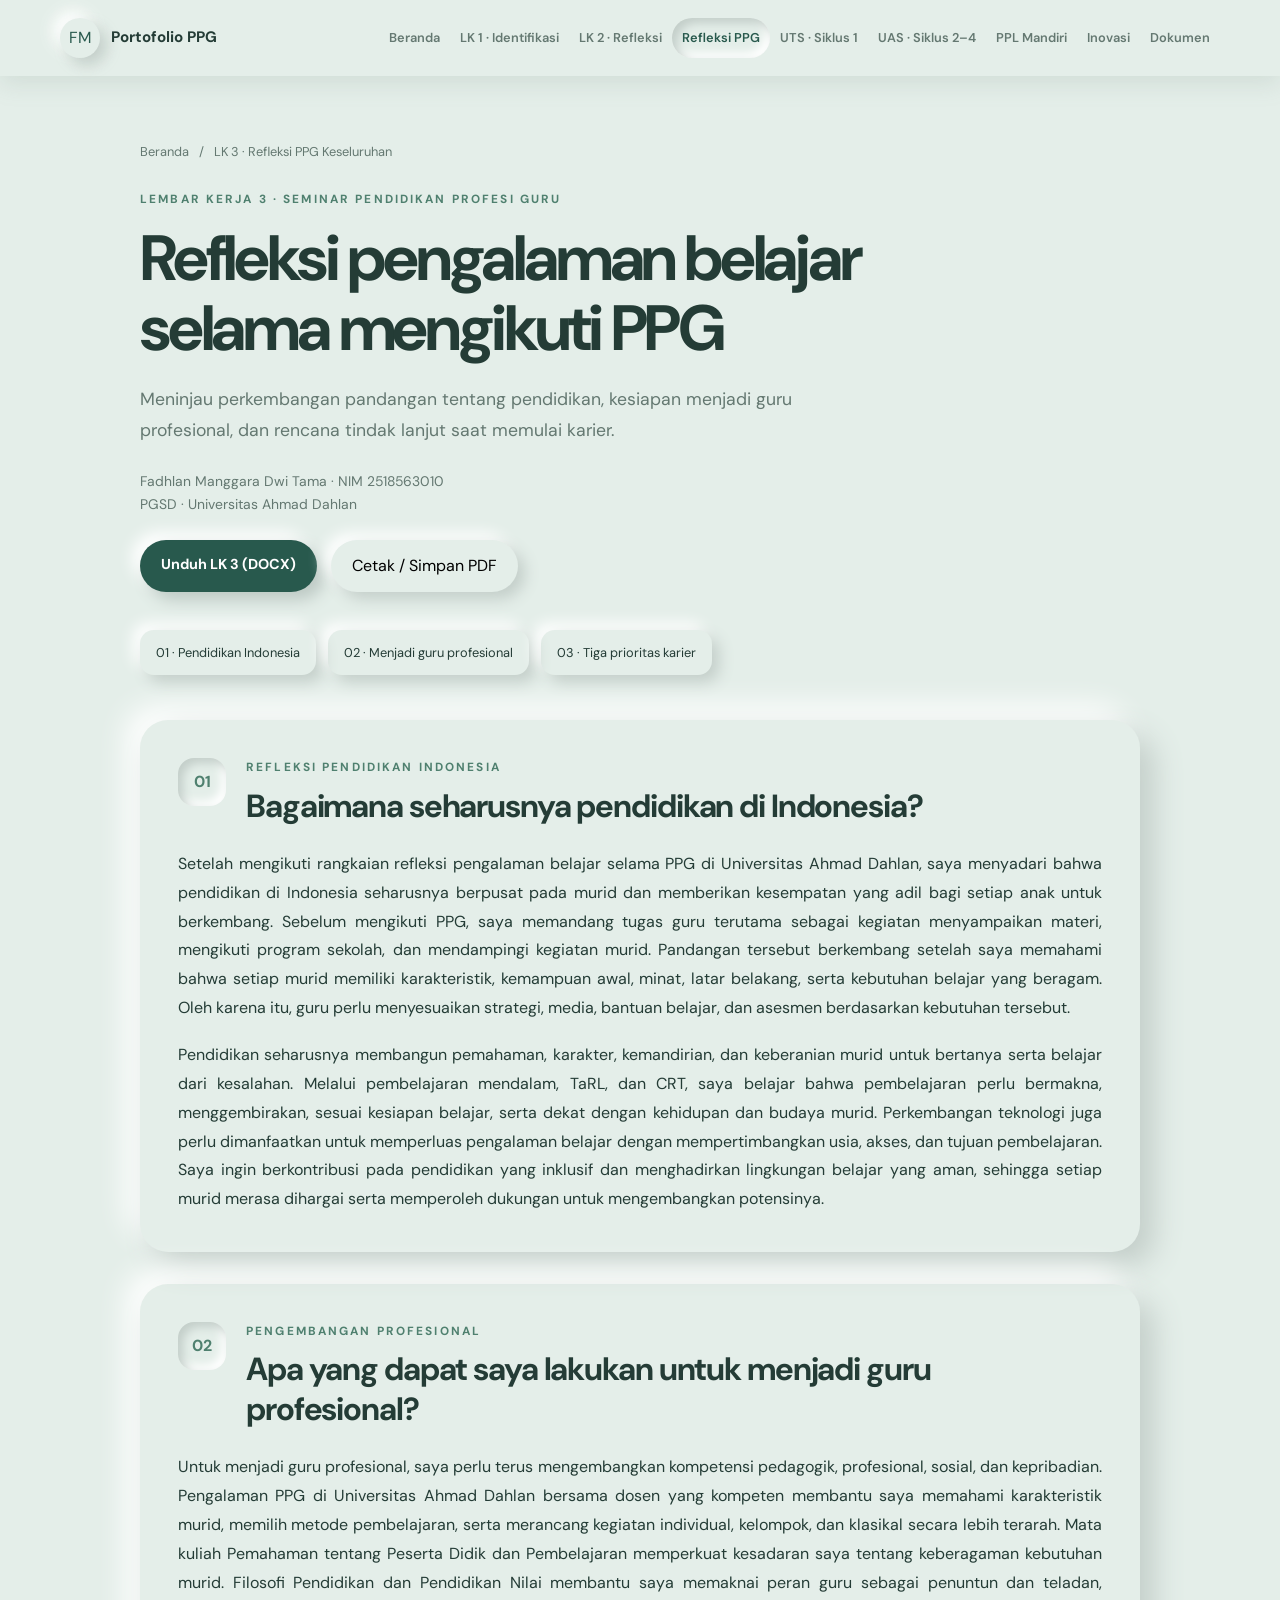
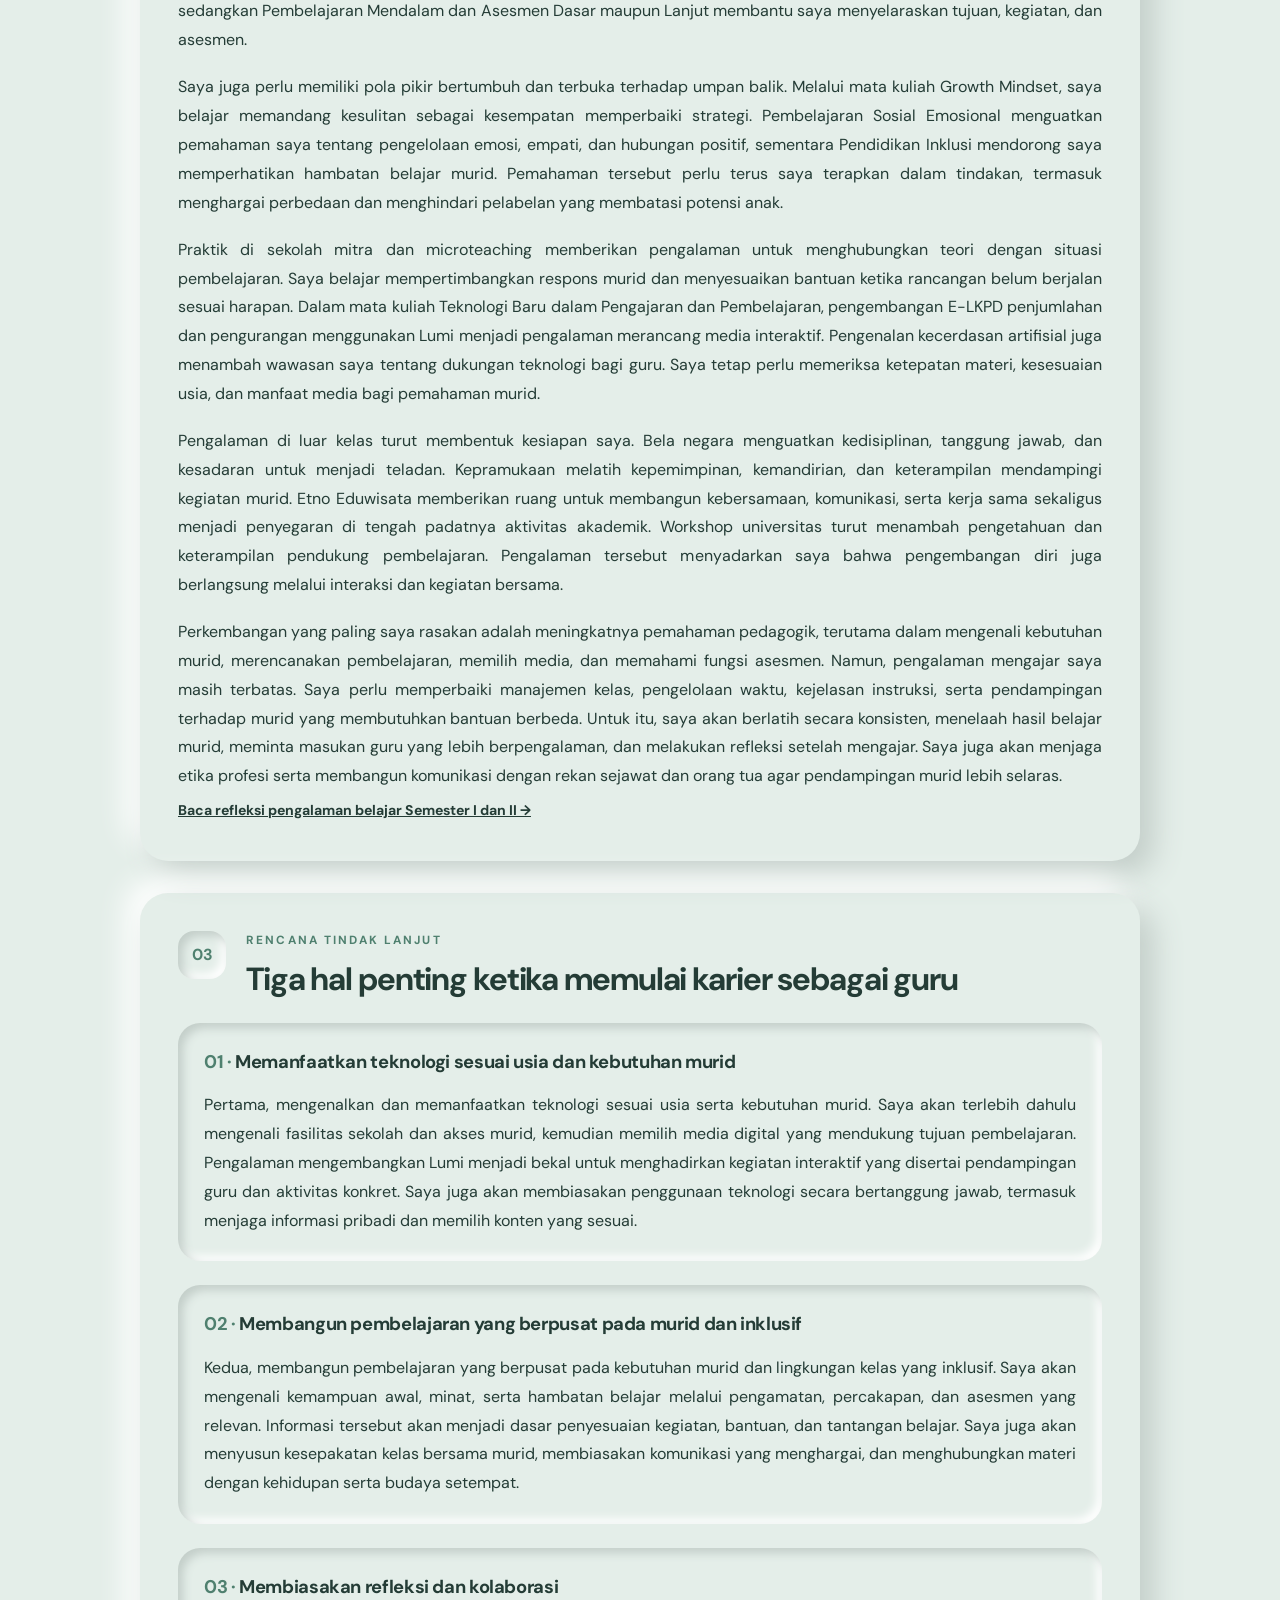
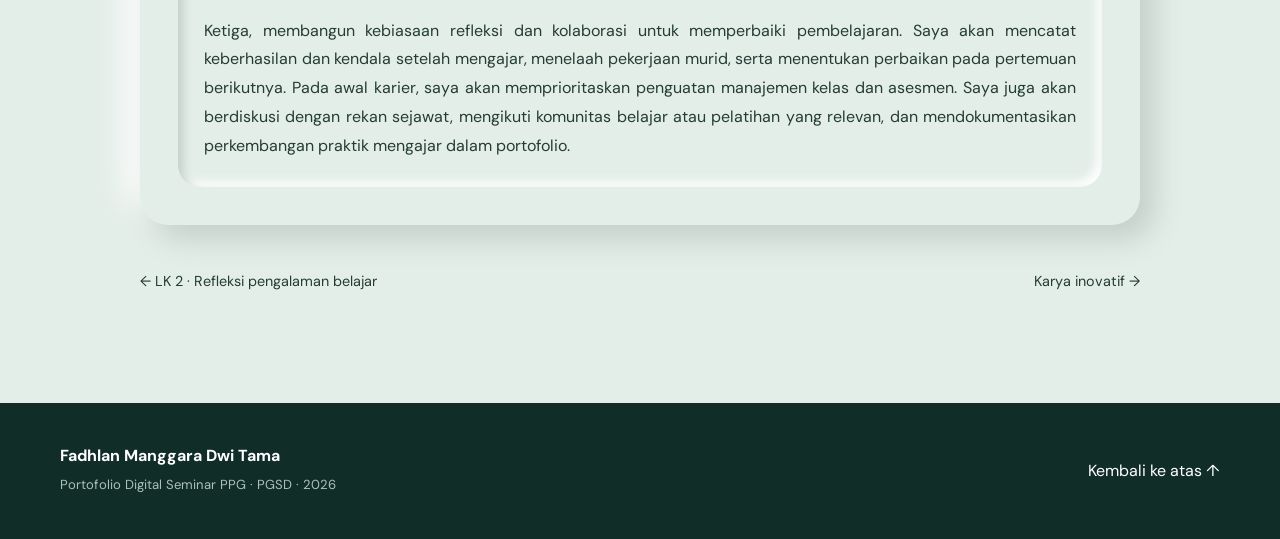
<file: refleksi-ppg.html>
<!doctype html>
<html lang="id">
  <head>
    <meta charset="UTF-8">
    <meta name="viewport" content="width=device-width,initial-scale=1">
    <meta name="description" content="LK 3 Fadhlan Manggara Dwi Tama: refleksi pengalaman belajar selama PPG, pandangan pendidikan Indonesia, pengembangan diri, dan tiga prioritas awal karier guru.">
    <meta name="theme-color" content="#28594d">
    <title>LK 3 · Refleksi PPG Keseluruhan | Portofolio PPG Fadhlan Manggara</title>
    <link rel="icon" type="image/png" href="image/Icon.png">
    <link rel="preconnect" href="https://fonts.googleapis.com">
    <link rel="preconnect" href="https://fonts.gstatic.com" crossorigin>
    <link href="https://fonts.googleapis.com/css2?family=DM+Sans:wght@400;500;600;700&display=swap" rel="stylesheet">
    <link rel="stylesheet" href="styles.css">
    <link rel="stylesheet" href="updates.css">
    <link rel="stylesheet" href="neumorphism.css?v=20261024">
    <link rel="stylesheet" href="pages.css?v=20261028-uts-nav">
    <script src="site.js?v=20261024" defer></script>
  </head>
  <body id="top-page">
    <a class="skip-link" href="#main">Lewati ke konten utama</a>
    <header class="site-header">
      <nav class="nav shell" aria-label="Navigasi utama">
        <a class="brand" href="index.html"><span>FM</span><strong>Portofolio PPG</strong></a>
        <button class="menu-button" type="button" aria-expanded="false" aria-controls="nav-list"><span class="sr-only">Buka menu</span><i></i><i></i><i></i></button>
        <ul id="nav-list" class="nav-list">
          <li><a href="index.html">Beranda</a></li>
          <li><a href="identifikasi.html">LK 1 · Identifikasi</a></li>
          <li><a href="refleksi.html">LK 2 · Refleksi</a></li>
          <li><a href="refleksi-ppg.html">Refleksi PPG</a></li>
          <li><a href="uts-siklus1.html">UTS · Siklus 1</a></li><li><a href="uas-siklus2-4.html">UAS · Siklus 2–4</a></li><li><a href="ppl-mandiri.html">PPL Mandiri</a></li><li><a href="inovasi.html">Inovasi</a></li>
          <li><a href="dokumen.html">Dokumen</a></li>
        </ul>
      </nav>
    </header>
    <main id="main">
      <section class="section journey lk-page" id="ppg">
        <div class="shell">
          <nav class="breadcrumb" aria-label="Jejak halaman"><a href="index.html">Beranda</a><span aria-hidden="true">/</span><span>LK 3 · Refleksi PPG Keseluruhan</span></nav>
          <header class="page-heading">
            <p class="eyebrow">Lembar Kerja 3 · Seminar Pendidikan Profesi Guru</p>
            <h1>Refleksi pengalaman belajar selama mengikuti PPG</h1>
            <p class="page-lead">Meninjau perkembangan pandangan tentang pendidikan, kesiapan menjadi guru profesional, dan rencana tindak lanjut saat memulai karier.</p>
            <p class="author-line">Fadhlan Manggara Dwi Tama · NIM 2518563010<br>PGSD · Universitas Ahmad Dahlan</p>
            <div class="page-actions">
              <a class="button primary" href="reflections/lk3-refleksi-ppg.docx" download>Unduh LK 3 (DOCX)</a>
              <button class="button secondary" type="button" id="print-lk">Cetak / Simpan PDF</button>
            </div>
          </header>
          <nav class="lk-outline" aria-label="Isi LK 3">
            <a href="#pandangan-pendidikan">01 · Pendidikan Indonesia</a>
            <a href="#guru-profesional">02 · Menjadi guru profesional</a>
            <a href="#rencana-karier">03 · Tiga prioritas karier</a>
          </nav>
          <article class="lk-answer" id="pandangan-pendidikan">
            <div class="answer-heading"><span class="answer-number">01</span><div><p class="eyebrow">Refleksi pendidikan Indonesia</p><h2>Bagaimana seharusnya pendidikan di Indonesia?</h2></div></div>
            <div class="answer-prose">
              <p>Setelah mengikuti rangkaian refleksi pengalaman belajar selama PPG di Universitas Ahmad Dahlan, saya menyadari bahwa pendidikan di Indonesia seharusnya berpusat pada murid dan memberikan kesempatan yang adil bagi setiap anak untuk berkembang. Sebelum mengikuti PPG, saya memandang tugas guru terutama sebagai kegiatan menyampaikan materi, mengikuti program sekolah, dan mendampingi kegiatan murid. Pandangan tersebut berkembang setelah saya memahami bahwa setiap murid memiliki karakteristik, kemampuan awal, minat, latar belakang, serta kebutuhan belajar yang beragam. Oleh karena itu, guru perlu menyesuaikan strategi, media, bantuan belajar, dan asesmen berdasarkan kebutuhan tersebut.</p>
              <p>Pendidikan seharusnya membangun pemahaman, karakter, kemandirian, dan keberanian murid untuk bertanya serta belajar dari kesalahan. Melalui pembelajaran mendalam, TaRL, dan CRT, saya belajar bahwa pembelajaran perlu bermakna, menggembirakan, sesuai kesiapan belajar, serta dekat dengan kehidupan dan budaya murid. Perkembangan teknologi juga perlu dimanfaatkan untuk memperluas pengalaman belajar dengan mempertimbangkan usia, akses, dan tujuan pembelajaran. Saya ingin berkontribusi pada pendidikan yang inklusif dan menghadirkan lingkungan belajar yang aman, sehingga setiap murid merasa dihargai serta memperoleh dukungan untuk mengembangkan potensinya.</p>
            </div>
          </article>
          <article class="lk-answer" id="guru-profesional">
            <div class="answer-heading"><span class="answer-number">02</span><div><p class="eyebrow">Pengembangan profesional</p><h2>Apa yang dapat saya lakukan untuk menjadi guru profesional?</h2></div></div>
            <div class="answer-prose">
              <p>Untuk menjadi guru profesional, saya perlu terus mengembangkan kompetensi pedagogik, profesional, sosial, dan kepribadian. Pengalaman PPG di Universitas Ahmad Dahlan bersama dosen yang kompeten membantu saya memahami karakteristik murid, memilih metode pembelajaran, serta merancang kegiatan individual, kelompok, dan klasikal secara lebih terarah. Mata kuliah Pemahaman tentang Peserta Didik dan Pembelajaran memperkuat kesadaran saya tentang keberagaman kebutuhan murid. Filosofi Pendidikan dan Pendidikan Nilai membantu saya memaknai peran guru sebagai penuntun dan teladan, sedangkan Pembelajaran Mendalam dan Asesmen Dasar maupun Lanjut membantu saya menyelaraskan tujuan, kegiatan, dan asesmen.</p>
              <p>Saya juga perlu memiliki pola pikir bertumbuh dan terbuka terhadap umpan balik. Melalui mata kuliah Growth Mindset, saya belajar memandang kesulitan sebagai kesempatan memperbaiki strategi. Pembelajaran Sosial Emosional menguatkan pemahaman saya tentang pengelolaan emosi, empati, dan hubungan positif, sementara Pendidikan Inklusi mendorong saya memperhatikan hambatan belajar murid. Pemahaman tersebut perlu terus saya terapkan dalam tindakan, termasuk menghargai perbedaan dan menghindari pelabelan yang membatasi potensi anak.</p>
              <p>Praktik di sekolah mitra dan microteaching memberikan pengalaman untuk menghubungkan teori dengan situasi pembelajaran. Saya belajar mempertimbangkan respons murid dan menyesuaikan bantuan ketika rancangan belum berjalan sesuai harapan. Dalam mata kuliah Teknologi Baru dalam Pengajaran dan Pembelajaran, pengembangan E-LKPD penjumlahan dan pengurangan menggunakan Lumi menjadi pengalaman merancang media interaktif. Pengenalan kecerdasan artifisial juga menambah wawasan saya tentang dukungan teknologi bagi guru. Saya tetap perlu memeriksa ketepatan materi, kesesuaian usia, dan manfaat media bagi pemahaman murid.</p>
              <p>Pengalaman di luar kelas turut membentuk kesiapan saya. Bela negara menguatkan kedisiplinan, tanggung jawab, dan kesadaran untuk menjadi teladan. Kepramukaan melatih kepemimpinan, kemandirian, dan keterampilan mendampingi kegiatan murid. Etno Eduwisata memberikan ruang untuk membangun kebersamaan, komunikasi, serta kerja sama sekaligus menjadi penyegaran di tengah padatnya aktivitas akademik. Workshop universitas turut menambah pengetahuan dan keterampilan pendukung pembelajaran. Pengalaman tersebut menyadarkan saya bahwa pengembangan diri juga berlangsung melalui interaksi dan kegiatan bersama.</p>
              <p>Perkembangan yang paling saya rasakan adalah meningkatnya pemahaman pedagogik, terutama dalam mengenali kebutuhan murid, merencanakan pembelajaran, memilih media, dan memahami fungsi asesmen. Namun, pengalaman mengajar saya masih terbatas. Saya perlu memperbaiki manajemen kelas, pengelolaan waktu, kejelasan instruksi, serta pendampingan terhadap murid yang membutuhkan bantuan berbeda. Untuk itu, saya akan berlatih secara konsisten, menelaah hasil belajar murid, meminta masukan guru yang lebih berpengalaman, dan melakukan refleksi setelah mengajar. Saya juga akan menjaga etika profesi serta membangun komunikasi dengan rekan sejawat dan orang tua agar pendampingan murid lebih selaras.</p>
            </div>
            <a class="lk-related" href="refleksi.html">Baca refleksi pengalaman belajar Semester I dan II →</a>
          </article>
          <article class="lk-answer" id="rencana-karier">
            <div class="answer-heading"><span class="answer-number">03</span><div><p class="eyebrow">Rencana tindak lanjut</p><h2>Tiga hal penting ketika memulai karier sebagai guru</h2></div></div>
            <ol class="lk3-priorities">
              <li><h3>Memanfaatkan teknologi sesuai usia dan kebutuhan murid</h3><p>Pertama, mengenalkan dan memanfaatkan teknologi sesuai usia serta kebutuhan murid. Saya akan terlebih dahulu mengenali fasilitas sekolah dan akses murid, kemudian memilih media digital yang mendukung tujuan pembelajaran. Pengalaman mengembangkan Lumi menjadi bekal untuk menghadirkan kegiatan interaktif yang disertai pendampingan guru dan aktivitas konkret. Saya juga akan membiasakan penggunaan teknologi secara bertanggung jawab, termasuk menjaga informasi pribadi dan memilih konten yang sesuai.</p></li>
              <li><h3>Membangun pembelajaran yang berpusat pada murid dan inklusif</h3><p>Kedua, membangun pembelajaran yang berpusat pada kebutuhan murid dan lingkungan kelas yang inklusif. Saya akan mengenali kemampuan awal, minat, serta hambatan belajar melalui pengamatan, percakapan, dan asesmen yang relevan. Informasi tersebut akan menjadi dasar penyesuaian kegiatan, bantuan, dan tantangan belajar. Saya juga akan menyusun kesepakatan kelas bersama murid, membiasakan komunikasi yang menghargai, dan menghubungkan materi dengan kehidupan serta budaya setempat.</p></li>
              <li><h3>Membiasakan refleksi dan kolaborasi</h3><p>Ketiga, membangun kebiasaan refleksi dan kolaborasi untuk memperbaiki pembelajaran. Saya akan mencatat keberhasilan dan kendala setelah mengajar, menelaah pekerjaan murid, serta menentukan perbaikan pada pertemuan berikutnya. Pada awal karier, saya akan memprioritaskan penguatan manajemen kelas dan asesmen. Saya juga akan berdiskusi dengan rekan sejawat, mengikuti komunitas belajar atau pelatihan yang relevan, dan mendokumentasikan perkembangan praktik mengajar dalam portofolio.</p></li>
            </ol>
          </article>
          <div class="page-next"><a href="refleksi.html">← LK 2 · Refleksi pengalaman belajar</a><a href="inovasi.html">Karya inovatif →</a></div>
        </div>
      </section>
    </main>
    <footer><div class="shell footer-inner"><div><strong>Fadhlan Manggara Dwi Tama</strong><p>Portofolio Digital Seminar PPG · PGSD · 2026</p></div><a href="#top-page">Kembali ke atas ↑</a></div></footer>
  </body>
</html>
</file>
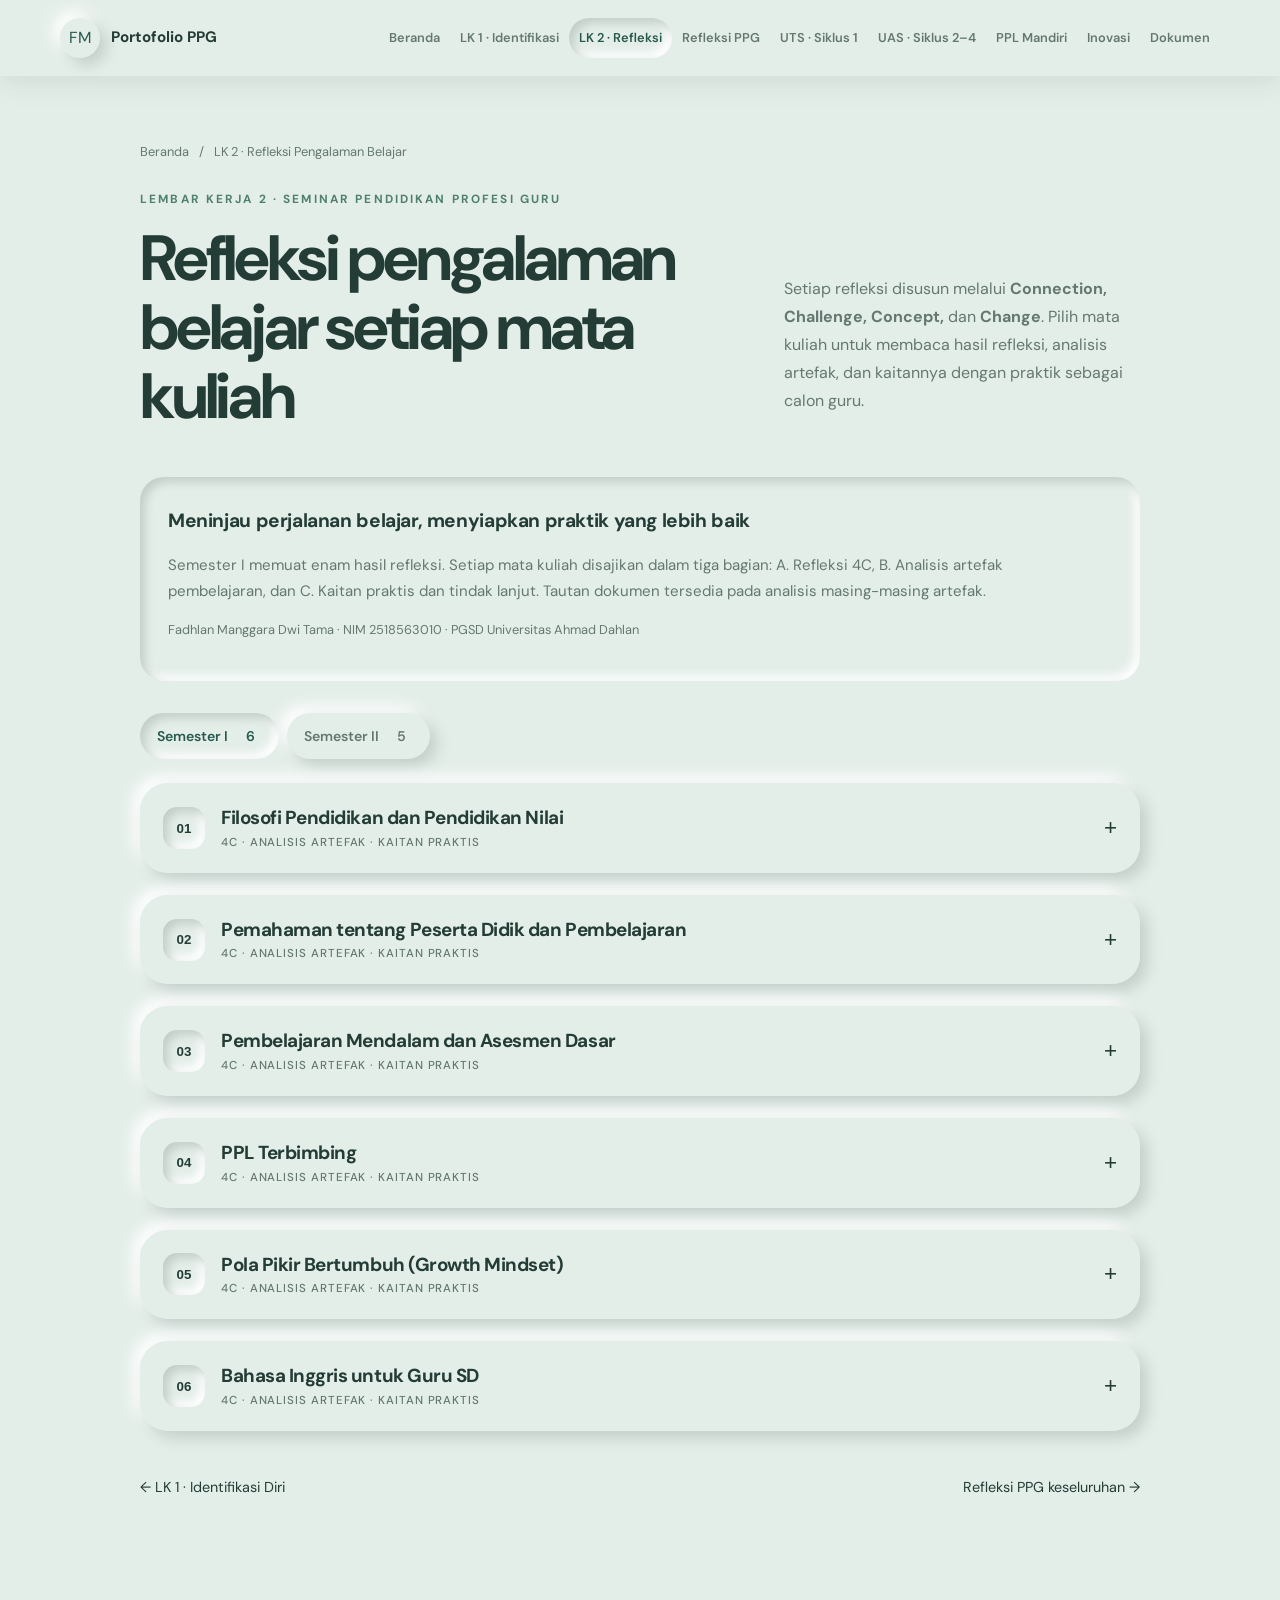
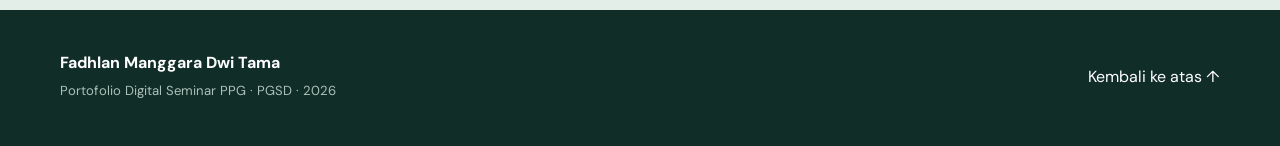
<file: refleksi.html>
<!doctype html>
<html lang="id">
<head>
<meta charset="UTF-8">
<meta name="viewport" content="width=device-width,initial-scale=1">
<meta name="description" content="LK 2 · Refleksi Pengalaman Belajar — Portofolio Seminar PPG Fadhlan Manggara Dwi Tama">
<meta name="theme-color" content="#28594d">
<title>LK 2 · Refleksi Pengalaman Belajar | Portofolio PPG Fadhlan Manggara</title>
<link rel="icon" type="image/png" href="image/Icon.png">
<link rel="preconnect" href="https://fonts.googleapis.com">
<link rel="preconnect" href="https://fonts.gstatic.com" crossorigin>
<link href="https://fonts.googleapis.com/css2?family=DM+Sans:wght@400;500;600;700&display=swap" rel="stylesheet">
<link rel="stylesheet" href="styles.css">
<link rel="stylesheet" href="updates.css">
<link rel="stylesheet" href="neumorphism.css?v=20261024">
<link rel="stylesheet" href="pages.css?v=20261028-uts-nav">
<script src="site.js?v=20261024" defer>
</script>
<script src="lk2-semester1.js?v=20261024-lk2" defer></script>
<script src="lk2-semester2.js?v=20261024-lk2-s2" defer></script>
<script src="app.js?v=20261024-lk2-s2" defer>
</script>
<script src="updates.js?v=20261024-lk2-s2" defer>
</script>
</head>
<body id="top-page">
<a class="skip-link" href="#main">Lewati ke konten utama</a>
<header class="site-header">
<nav class="nav shell" aria-label="Navigasi utama">
<a class="brand" href="index.html">
<span>FM</span>
<strong>Portofolio PPG</strong>
</a>
<button class="menu-button" type="button" aria-expanded="false" aria-controls="nav-list">
<span class="sr-only">Buka menu</span>
<i>
</i>
<i>
</i>
<i>
</i>
</button>
<ul id="nav-list" class="nav-list">
<li>
<a href="index.html">Beranda</a>
</li>
<li>
<a href="identifikasi.html">LK 1 · Identifikasi</a>
</li>
<li>
<a href="refleksi.html">LK 2 · Refleksi</a>
</li>
<li>
<a href="refleksi-ppg.html">Refleksi PPG</a>
</li>
<li><a href="uts-siklus1.html">UTS · Siklus 1</a></li><li><a href="uas-siklus2-4.html">UAS · Siklus 2–4</a></li><li><a href="ppl-mandiri.html">PPL Mandiri</a></li><li>
<a href="inovasi.html">Inovasi</a>
</li>
<li>
<a href="dokumen.html">Dokumen</a>
</li>
</ul>
</nav>
</header>
<main id="main">      <section class="section reflections" id="refleksi">
        <div class="shell">
<nav class="breadcrumb" aria-label="Jejak halaman">
<a href="index.html">Beranda</a>
<span aria-hidden="true">/</span>
<span>LK 2 · Refleksi Pengalaman Belajar</span>
</nav>
          <div class="section-heading split reveal">
            <div>
              <p class="eyebrow">Lembar Kerja 2 · Seminar Pendidikan Profesi Guru</p>
              <h1 class="page-title">Refleksi pengalaman belajar setiap mata kuliah</h1>
            </div>
            <p>
              Setiap refleksi disusun melalui
              <strong>Connection, Challenge, Concept,</strong> dan
              <strong>Change</strong>. Pilih mata kuliah untuk membaca
              hasil refleksi, analisis artefak, dan kaitannya dengan praktik
              sebagai calon guru.
            </p>
          </div>
          <aside class="lk2-intro"><h2>Meninjau perjalanan belajar, menyiapkan praktik yang lebih baik</h2><p id="semester-description">Semester I memuat enam hasil refleksi. Setiap mata kuliah disajikan dalam tiga bagian: A. Refleksi 4C, B. Analisis artefak pembelajaran, dan C. Kaitan praktis dan tindak lanjut. Tautan dokumen tersedia pada analisis masing-masing artefak.</p><p class="lk2-author">Fadhlan Manggara Dwi Tama · NIM 2518563010 · PGSD Universitas Ahmad Dahlan</p></aside>
          <div class="semester-tabs reveal" role="tablist" aria-label="Semester refleksi">
            <button
              class="tab active"
              role="tab"
              aria-selected="true"
              data-semester="s1"
              id="tab-s1"
              aria-controls="course-grid"
              tabindex="0"
            >
              Semester I <span>6</span>
</button
            >
<button
              class="tab"
              role="tab"
              aria-selected="false"
              data-semester="s2"
              id="tab-s2"
              aria-controls="course-grid"
              tabindex="-1"
            >
              Semester II <span>5</span>
            </button>
          </div>
          <div id="course-grid" class="course-grid" role="tabpanel" aria-labelledby="tab-s1" aria-live="polite">
</div>
          <noscript
            >
<p class="notice">
              Aktifkan JavaScript untuk menampilkan kartu refleksi.
            </p>
</noscript
          >
          <div class="page-next"><a href="identifikasi.html">← LK 1 · Identifikasi Diri</a><a href="refleksi-ppg.html">Refleksi PPG keseluruhan →</a></div>
        </div>
      </section>
</main>
<footer>
<div class="shell footer-inner">
<div>
<strong>Fadhlan Manggara Dwi Tama</strong>
<p>Portofolio Digital Seminar PPG · PGSD · 2026</p>
</div>
<a href="#top-page">Kembali ke atas ↑</a>
</div>
</footer>
</body>
</html>
</file>
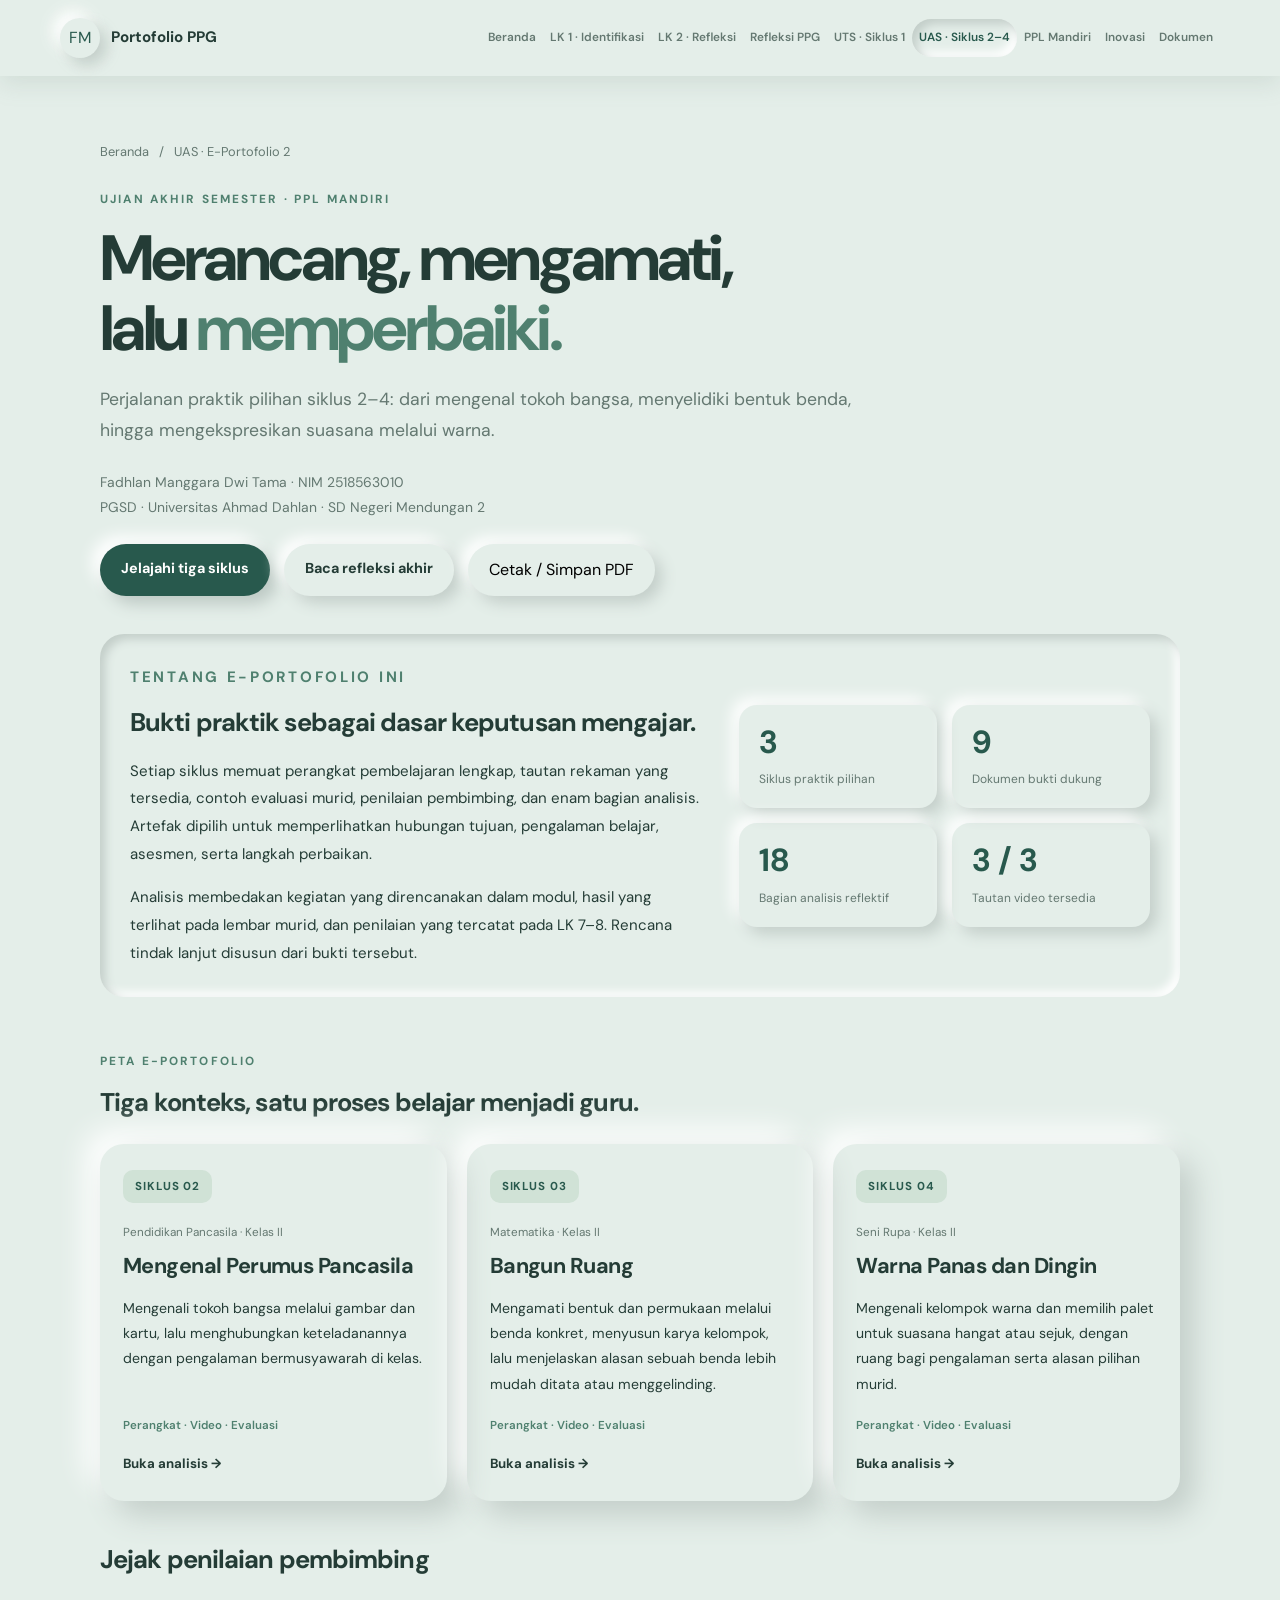
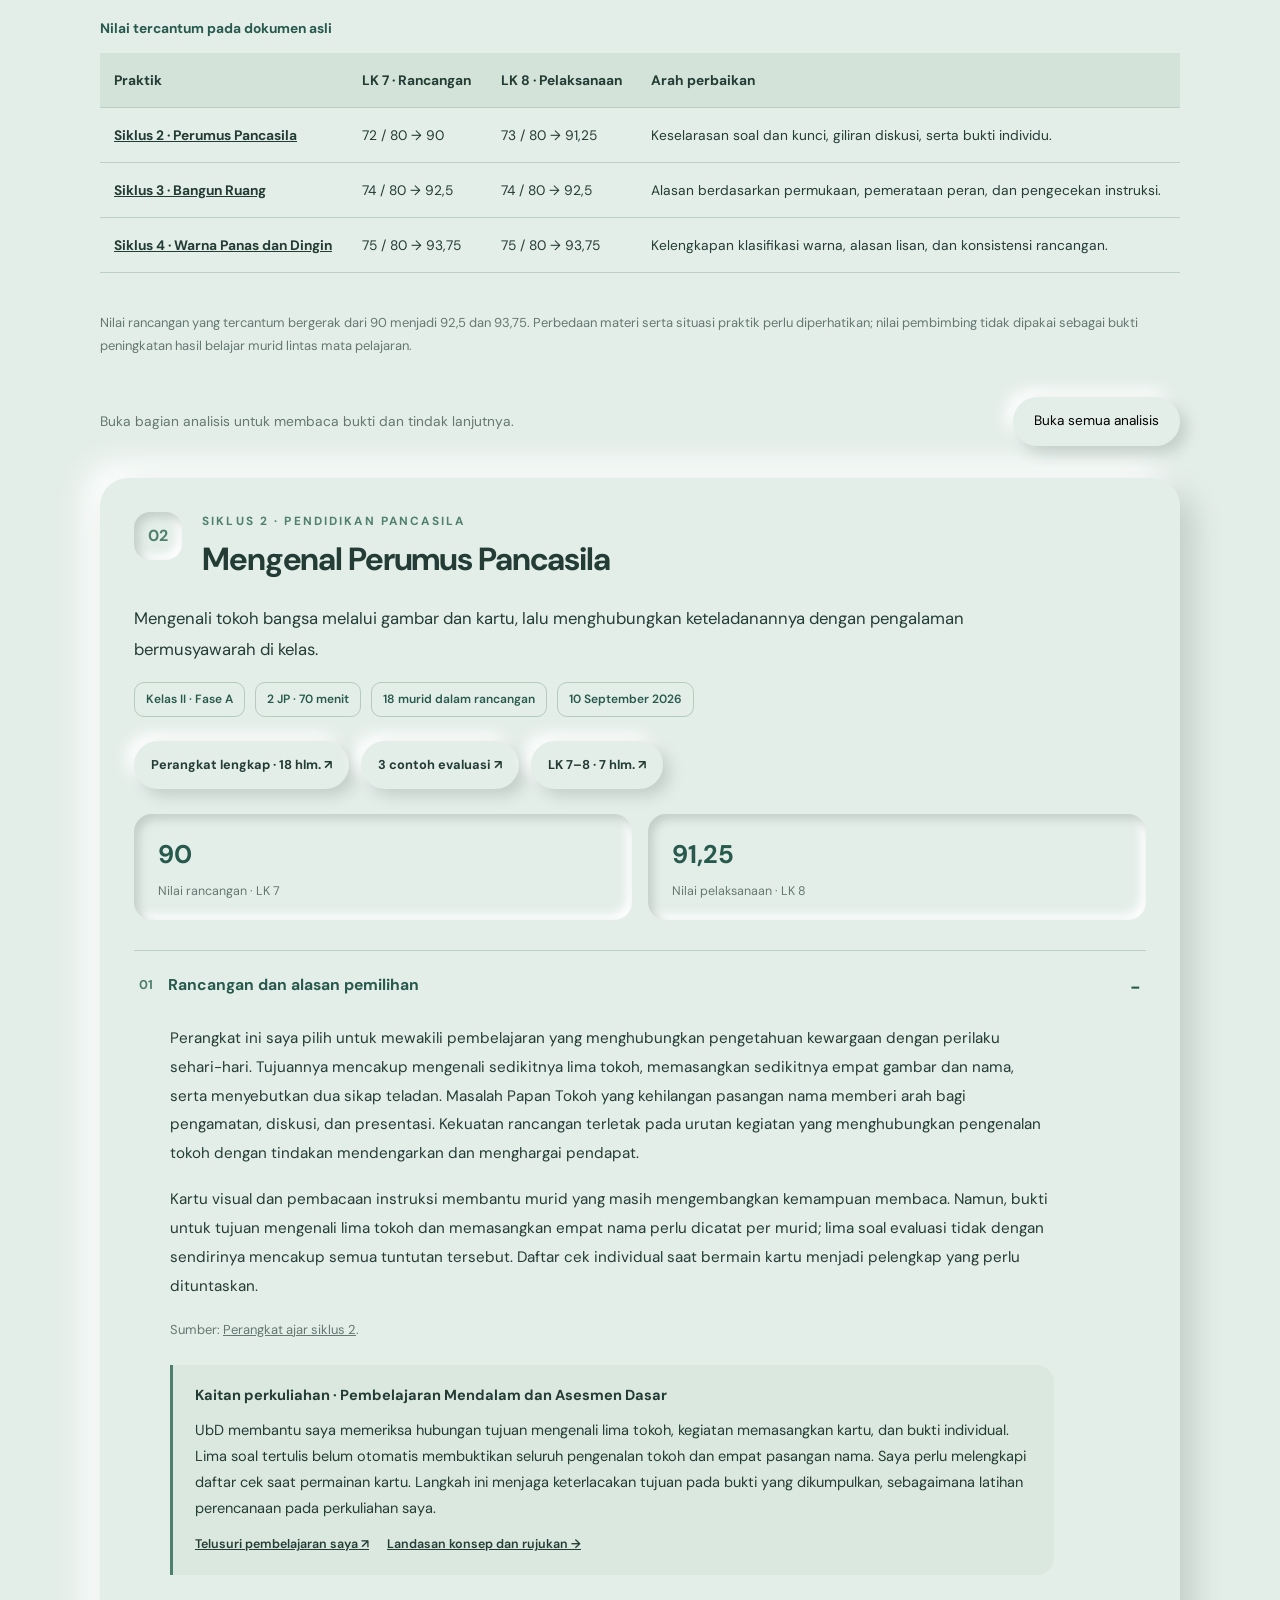
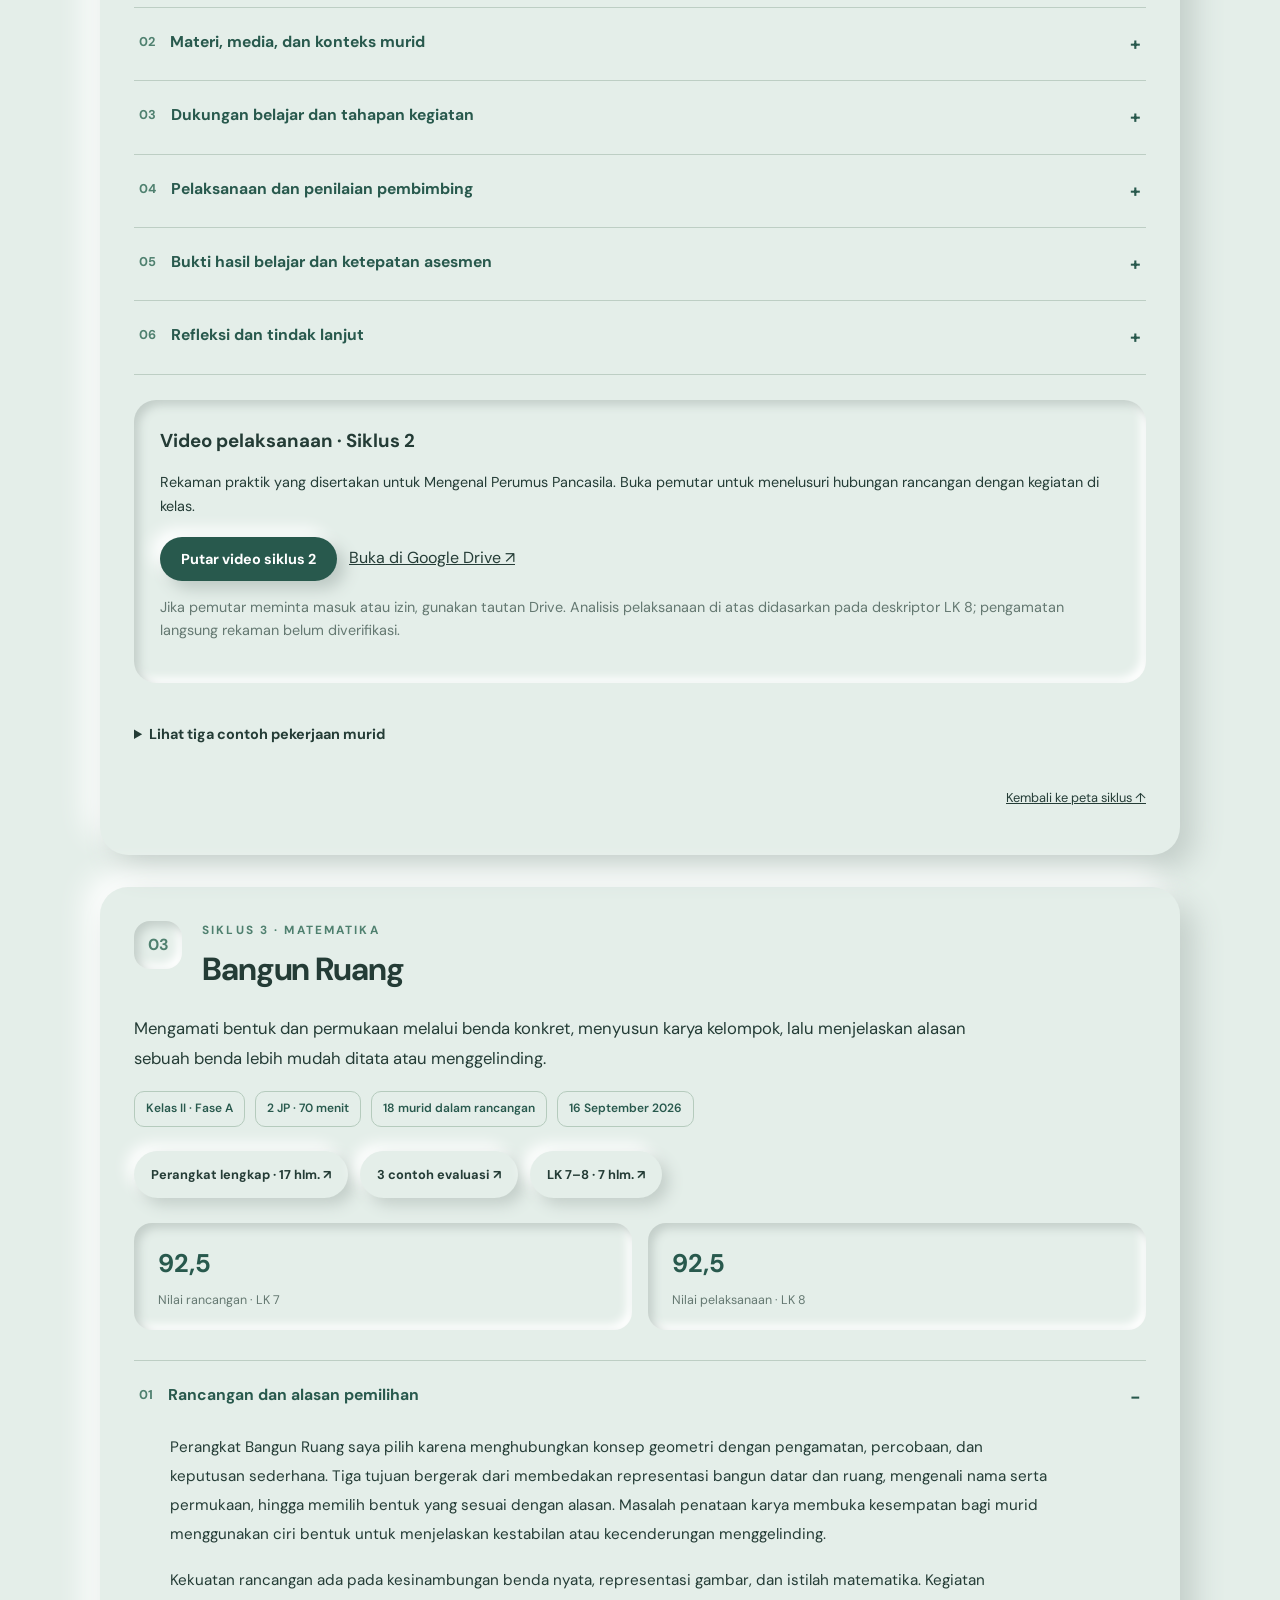
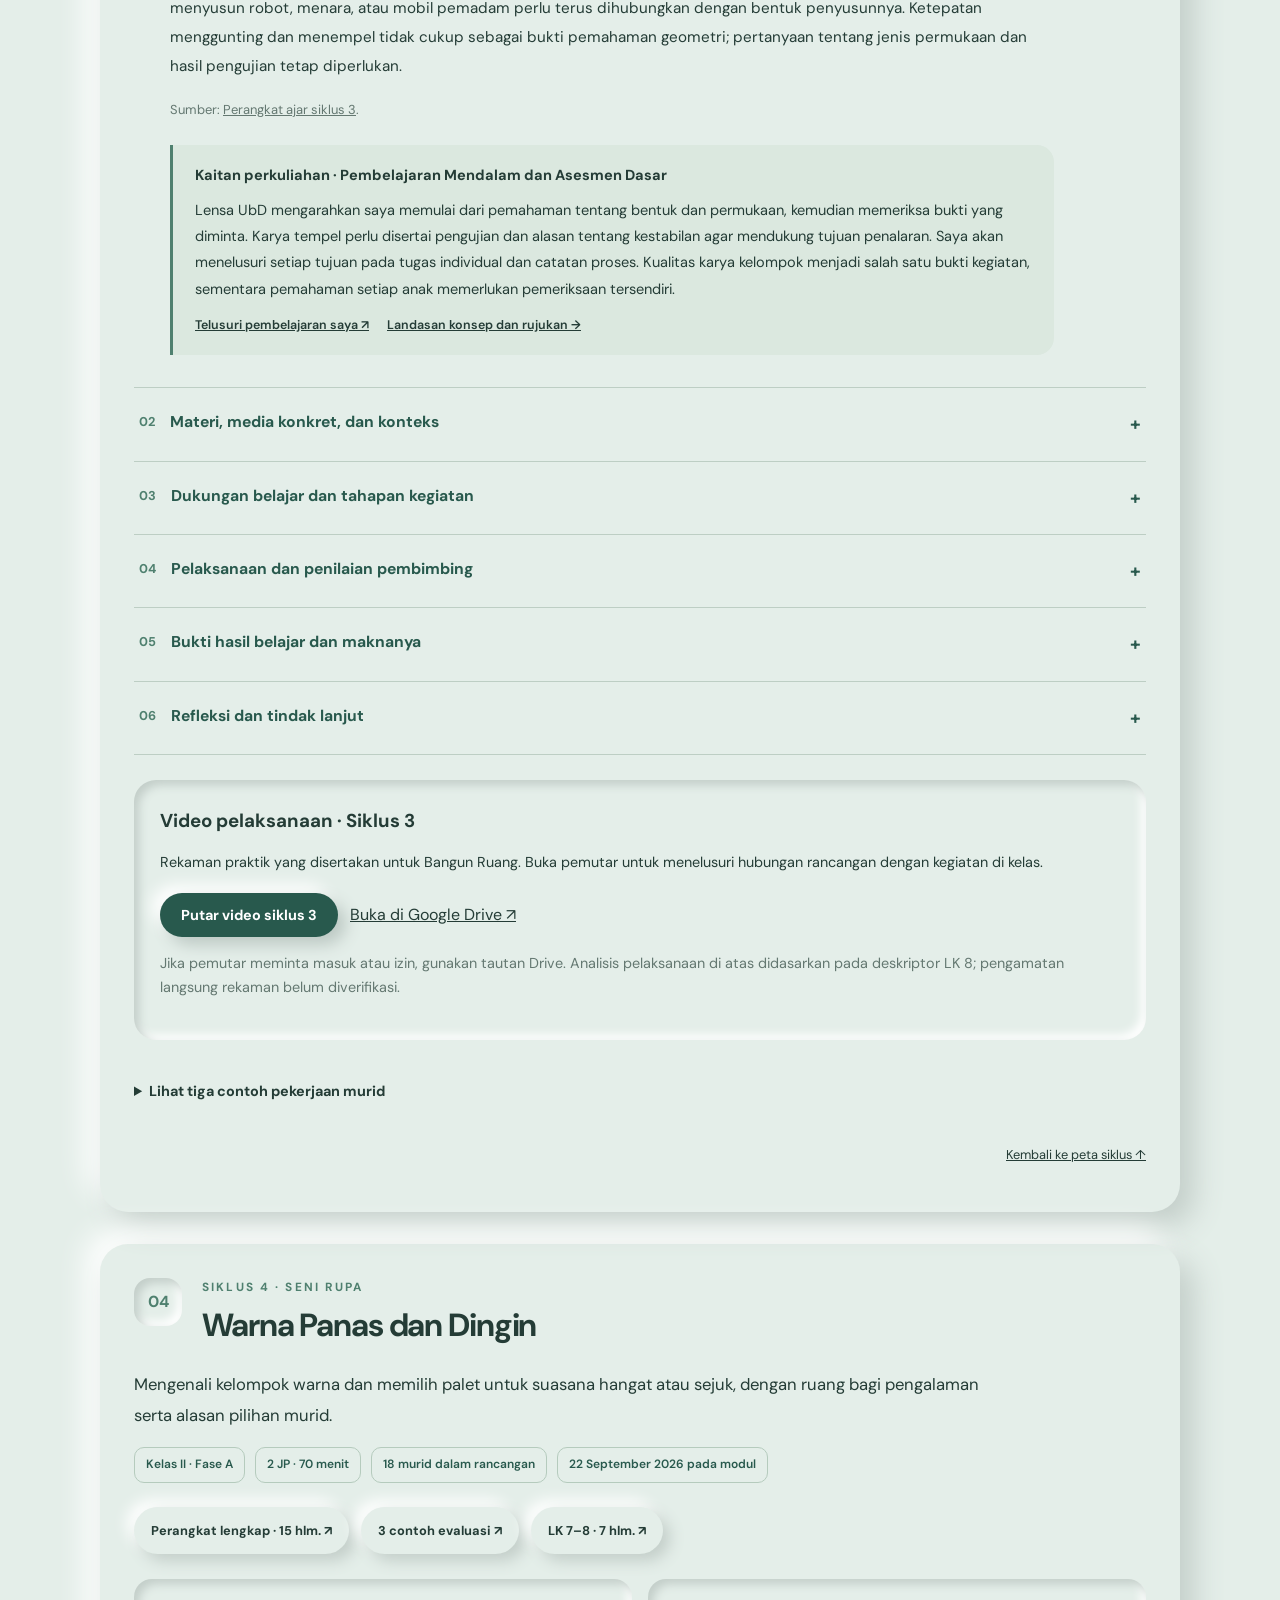
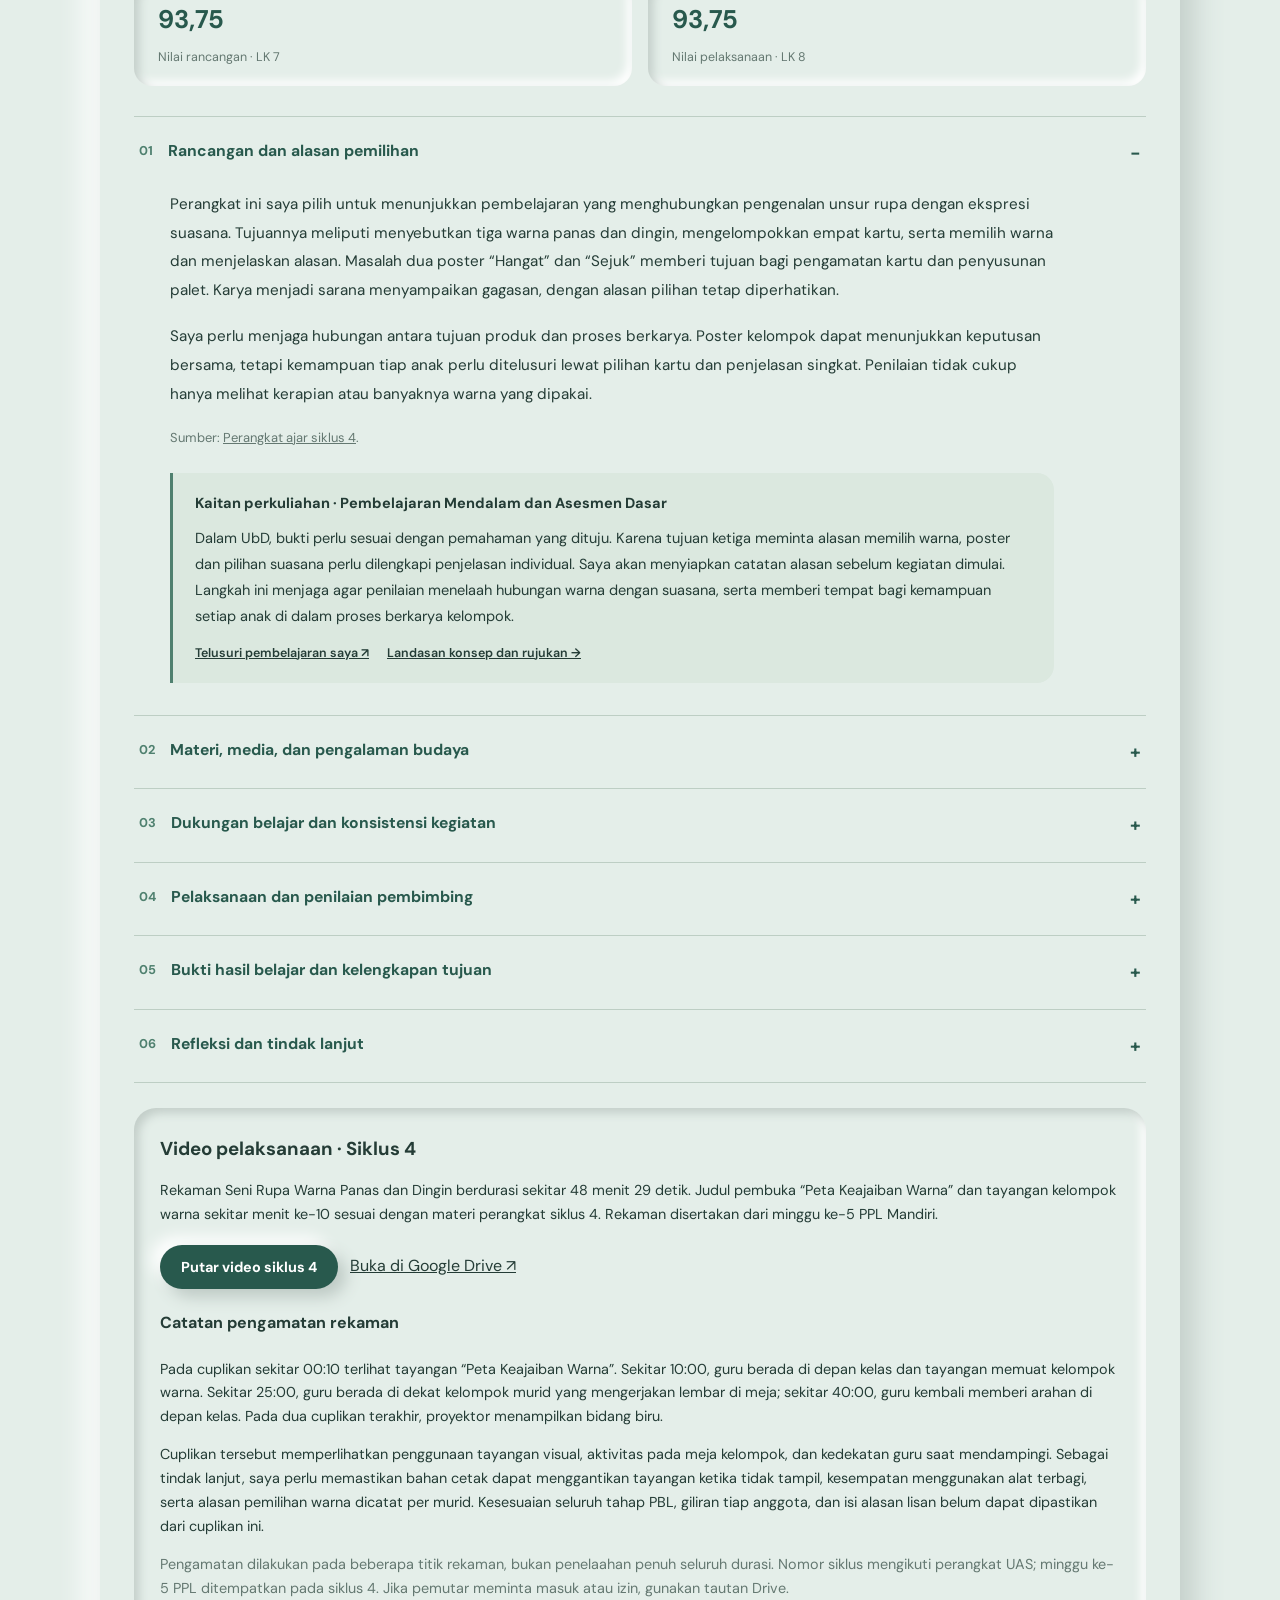
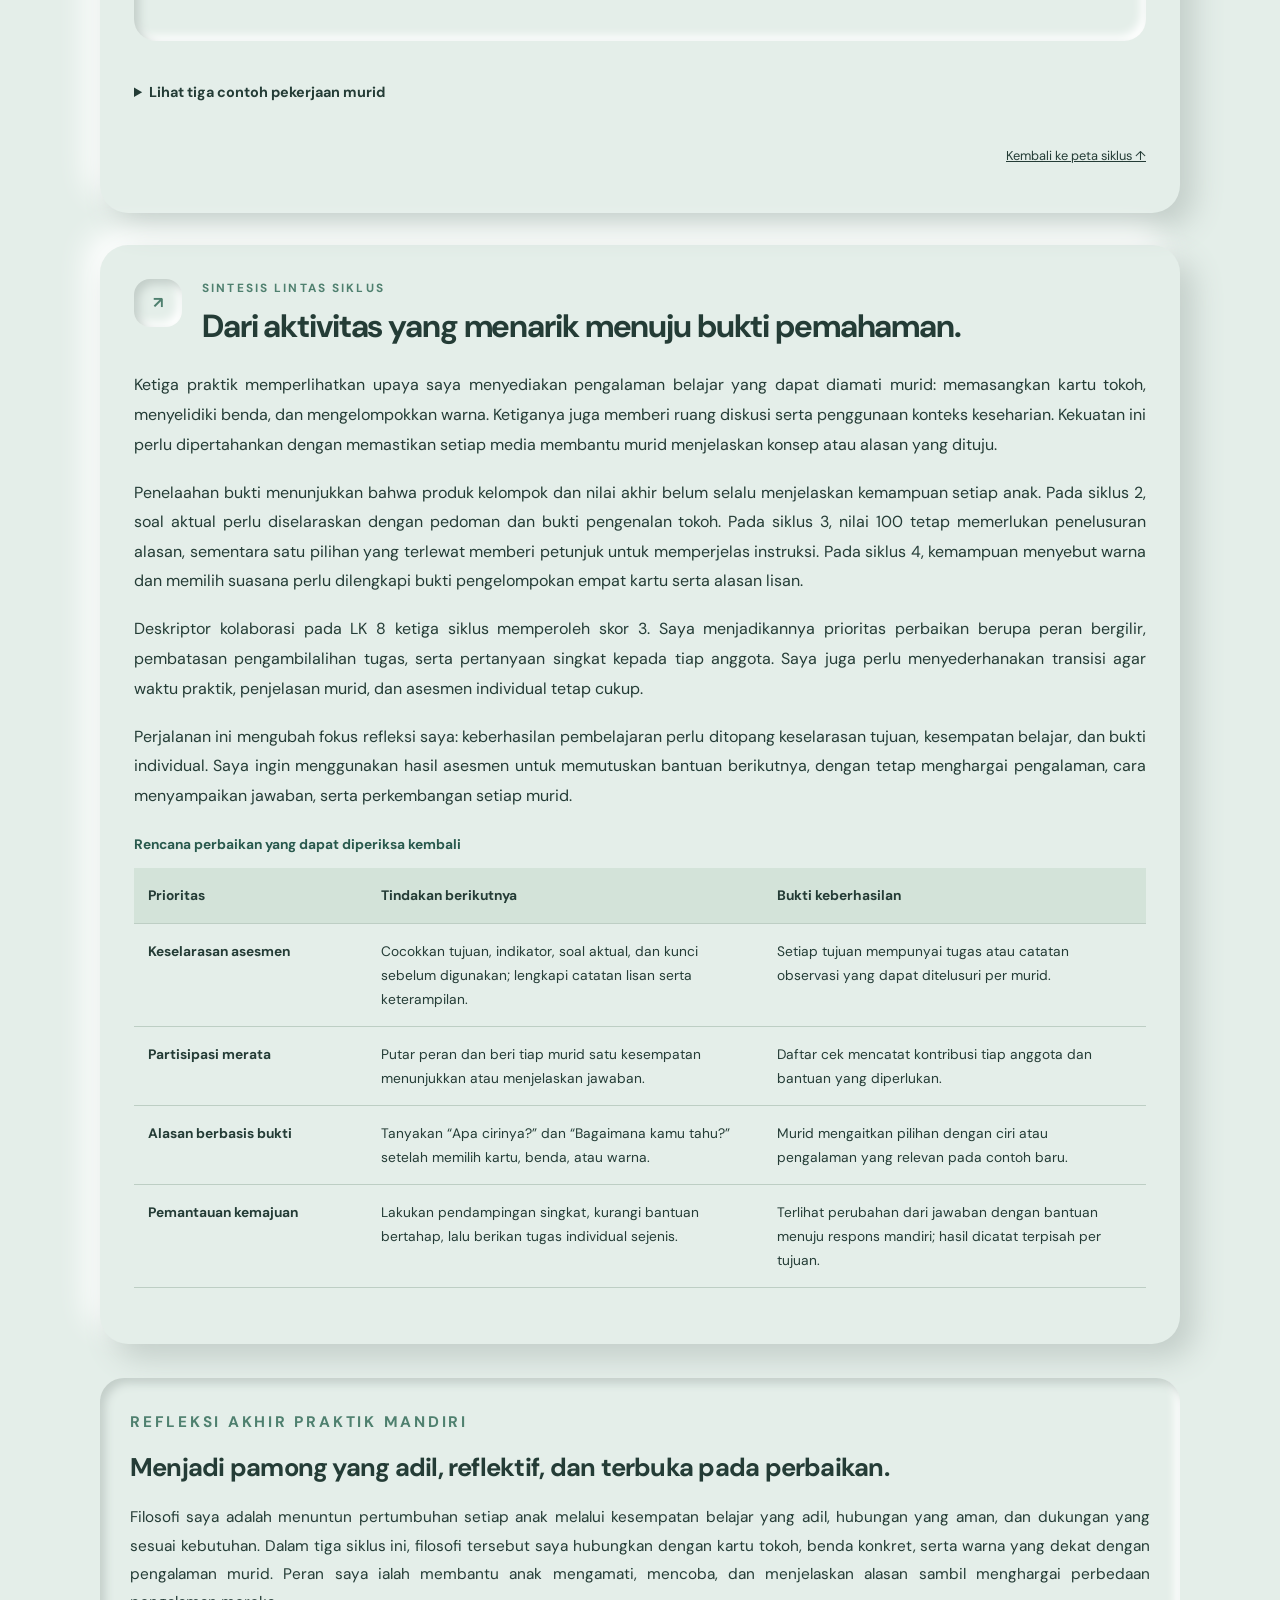
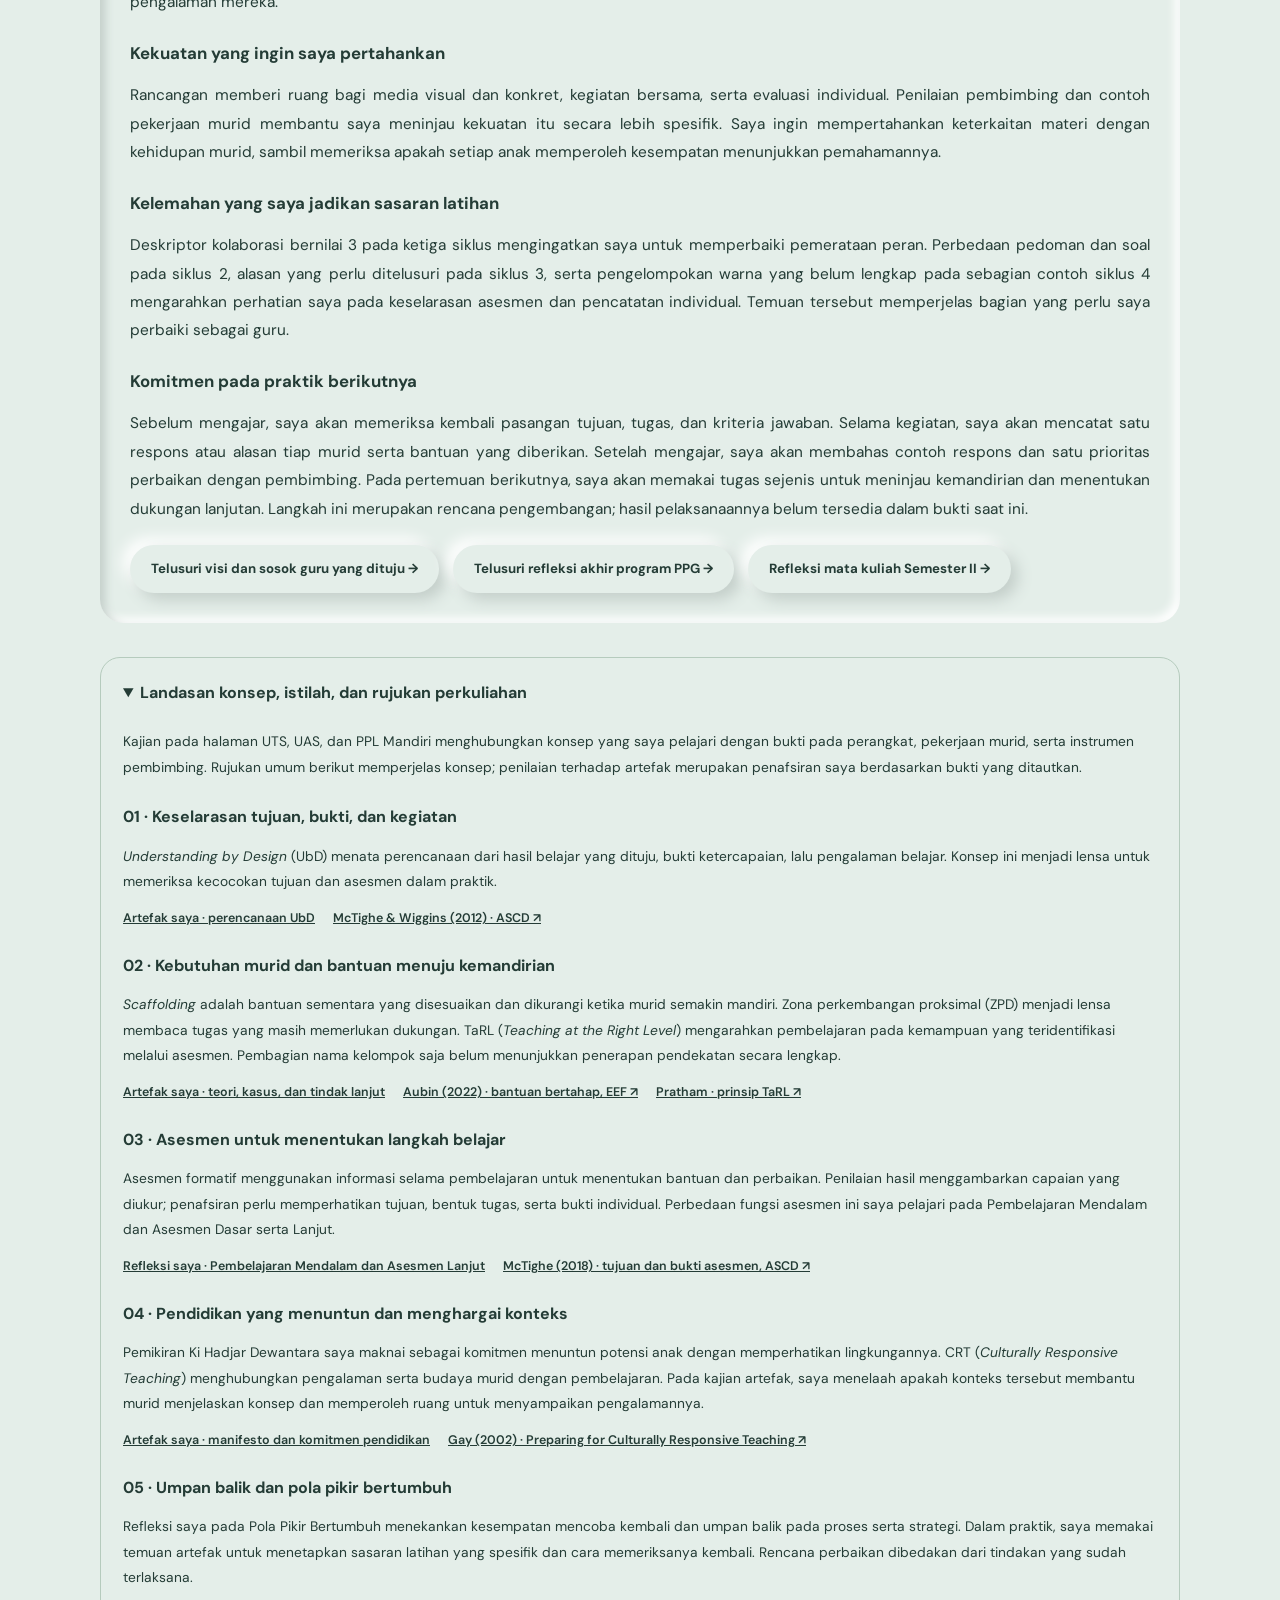
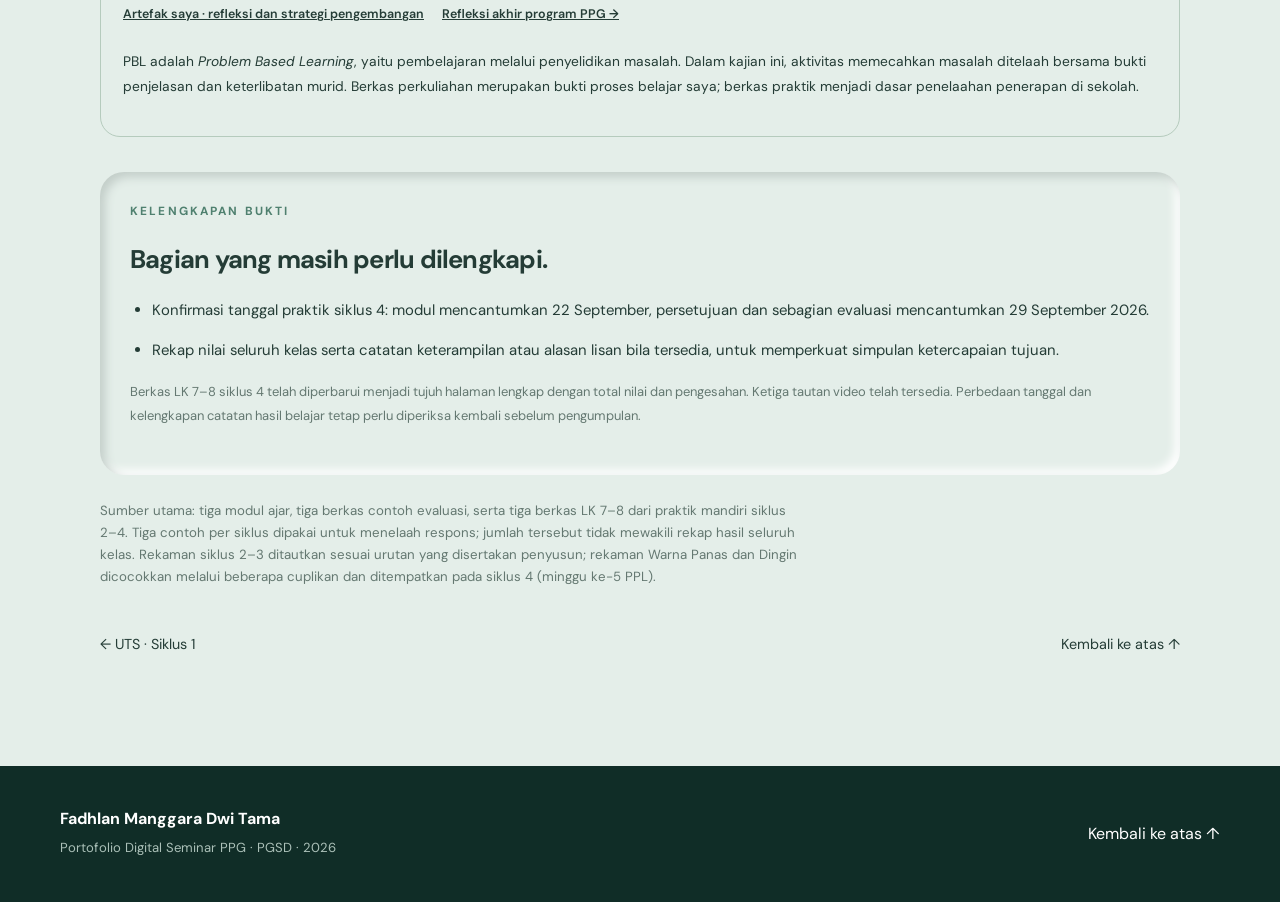
<file: uas-siklus2-4.html>
<!doctype html><html lang="id"><head><meta charset="UTF-8"><meta name="viewport" content="width=device-width,initial-scale=1"><meta name="description" content="E-Portofolio 2 UAS PPL Mandiri Fadhlan: perangkat, video, analisis asesmen, penilaian pembimbing, dan refleksi siklus 2 sampai 4 di SD Negeri Mendungan 2."><meta name="theme-color" content="#28594d"><title>UAS · Siklus 2–4 | Portofolio PPG Fadhlan</title><link rel="icon" type="image/png" href="image/Icon.png"><link rel="preconnect" href="https://fonts.googleapis.com"><link rel="preconnect" href="https://fonts.gstatic.com" crossorigin><link href="https://fonts.googleapis.com/css2?family=DM+Sans:wght@400;500;600;700&display=swap" rel="stylesheet"><link rel="stylesheet" href="styles.css"><link rel="stylesheet" href="updates.css"><link rel="stylesheet" href="neumorphism.css?v=20261024"><link rel="stylesheet" href="pages.css?v=20261031-uas"><link rel="stylesheet" href="ppl-mandiri.css"><link rel="stylesheet" href="uas-siklus2-4.css?v=20261031"><script src="site.js?v=20261024" defer></script><script src="uas-siklus2-4.js?v=20261031" defer></script><link rel="stylesheet" href="kajian-praktik.css?v=20261031-1"></head><body id="top-page"><a class="skip-link" href="#main">Lewati ke konten utama</a><header class="site-header"><nav class="nav shell" aria-label="Navigasi utama"><a class="brand" href="index.html"><span>FM</span><strong>Portofolio PPG</strong></a><button class="menu-button" type="button" aria-expanded="false" aria-controls="nav-list"><span class="sr-only">Buka menu</span><i></i><i></i><i></i></button><ul id="nav-list" class="nav-list"><li><a href="index.html">Beranda</a></li><li><a href="identifikasi.html">LK 1 · Identifikasi</a></li><li><a href="refleksi.html">LK 2 · Refleksi</a></li><li><a href="refleksi-ppg.html">Refleksi PPG</a></li><li><a href="uts-siklus1.html">UTS · Siklus 1</a></li><li><a href="uas-siklus2-4.html">UAS · Siklus 2–4</a></li><li><a href="ppl-mandiri.html">PPL Mandiri</a></li><li><a href="inovasi.html">Inovasi</a></li><li><a href="dokumen.html">Dokumen</a></li></ul></nav></header><main id="main"><section class="section journey lk-page ppl-page uas-page"><div class="shell"><nav class="breadcrumb" aria-label="Jejak halaman"><a href="index.html">Beranda</a><span aria-hidden="true">/</span><span>UAS · E-Portofolio 2</span></nav><header class="page-heading"><p class="eyebrow">Ujian Akhir Semester · PPL Mandiri</p><h1>Merancang, mengamati,<br>lalu <em>memperbaiki.</em></h1><p class="page-lead">Perjalanan praktik pilihan siklus 2–4: dari mengenal tokoh bangsa, menyelidiki bentuk benda, hingga mengekspresikan suasana melalui warna.</p><p class="author-line">Fadhlan Manggara Dwi Tama · NIM 2518563010<br>PGSD · Universitas Ahmad Dahlan · SD Negeri Mendungan 2</p><div class="page-actions"><a class="button primary" href="#peta-siklus">Jelajahi tiga siklus</a><a class="button secondary" href="#sintesis">Baca refleksi akhir</a><button class="button secondary" type="button" id="print-lk">Cetak / Simpan PDF</button></div></header><div class="uas-intro"><div><p class="eyebrow">Tentang e-portofolio ini</p><h2>Bukti praktik sebagai dasar keputusan mengajar.</h2><p>Setiap siklus memuat perangkat pembelajaran lengkap, tautan rekaman yang tersedia, contoh evaluasi murid, penilaian pembimbing, dan enam bagian analisis. Artefak dipilih untuk memperlihatkan hubungan tujuan, pengalaman belajar, asesmen, serta langkah perbaikan.</p><p>Analisis membedakan kegiatan yang direncanakan dalam modul, hasil yang terlihat pada lembar murid, dan penilaian yang tercatat pada LK 7–8. Rencana tindak lanjut disusun dari bukti tersebut.</p></div><aside class="uas-counts" aria-label="Ringkasan isi"><div><strong>3</strong><span>Siklus praktik pilihan</span></div><div><strong>9</strong><span>Dokumen bukti dukung</span></div><div><strong>18</strong><span>Bagian analisis reflektif</span></div><div><strong>3 / 3</strong><span>Tautan video tersedia</span></div></aside></div><section id="peta-siklus" class="uas-map" aria-labelledby="peta-title"><p class="eyebrow">Peta e-portofolio</p><h2 id="peta-title">Tiga konteks, satu proses belajar menjadi guru.</h2><div class="uas-cycle-grid"><a class="uas-cycle-card" href="#siklus-2"><span class="uas-tag">Siklus 02</span><small>Pendidikan Pancasila · Kelas II</small><h3>Mengenal Perumus Pancasila</h3><p>Mengenali tokoh bangsa melalui gambar dan kartu, lalu menghubungkan keteladanannya dengan pengalaman bermusyawarah di kelas.</p><span class="uas-card-status">Perangkat · Video · Evaluasi</span><b>Buka analisis →</b></a><a class="uas-cycle-card" href="#siklus-3"><span class="uas-tag">Siklus 03</span><small>Matematika · Kelas II</small><h3>Bangun Ruang</h3><p>Mengamati bentuk dan permukaan melalui benda konkret, menyusun karya kelompok, lalu menjelaskan alasan sebuah benda lebih mudah ditata atau menggelinding.</p><span class="uas-card-status">Perangkat · Video · Evaluasi</span><b>Buka analisis →</b></a><a class="uas-cycle-card" href="#siklus-4"><span class="uas-tag">Siklus 04</span><small>Seni Rupa · Kelas II</small><h3>Warna Panas dan Dingin</h3><p>Mengenali kelompok warna dan memilih palet untuk suasana hangat atau sejuk, dengan ruang bagi pengalaman serta alasan pilihan murid.</p><span class="uas-card-status">Perangkat · Video · Evaluasi</span><b>Buka analisis →</b></a></div></section><section class="uas-comparison" aria-labelledby="comparison-title"><h2 id="comparison-title">Jejak penilaian pembimbing</h2><div class="table-scroll" role="region" aria-label="Perbandingan nilai LK 7 dan LK 8" tabindex="0"><table class="ppl-table"><caption>Nilai tercantum pada dokumen asli</caption><thead><tr><th scope="col">Praktik</th><th scope="col">LK 7 · Rancangan</th><th scope="col">LK 8 · Pelaksanaan</th><th scope="col">Arah perbaikan</th></tr></thead><tbody><tr><th scope="row"><a href="#siklus-2">Siklus 2 · Perumus Pancasila</a></th><td>72 / 80 → 90</td><td>73 / 80 → 91,25</td><td>Keselarasan soal dan kunci, giliran diskusi, serta bukti individu.</td></tr><tr><th scope="row"><a href="#siklus-3">Siklus 3 · Bangun Ruang</a></th><td>74 / 80 → 92,5</td><td>74 / 80 → 92,5</td><td>Alasan berdasarkan permukaan, pemerataan peran, dan pengecekan instruksi.</td></tr><tr><th scope="row"><a href="#siklus-4">Siklus 4 · Warna Panas dan Dingin</a></th><td>75 / 80 → 93,75</td><td>75 / 80 → 93,75</td><td>Kelengkapan klasifikasi warna, alasan lisan, dan konsistensi rancangan.</td></tr></tbody></table></div><p class="uas-source-line">Nilai rancangan yang tercantum bergerak dari 90 menjadi 92,5 dan 93,75. Perbedaan materi serta situasi praktik perlu diperhatikan; nilai pembimbing tidak dipakai sebagai bukti peningkatan hasil belajar murid lintas mata pelajaran.</p></section><div class="uas-reader-tools"><p>Buka bagian analisis untuk membaca bukti dan tindak lanjutnya.</p><button class="button secondary" type="button" id="expand-analysis" aria-expanded="false">Buka semua analisis</button></div><article class="lk-answer uas-cycle" id="siklus-2" aria-labelledby="title-2"><div class="answer-heading"><span class="answer-number">02</span><div><p class="eyebrow">Siklus 2 · Pendidikan Pancasila</p><h2 id="title-2">Mengenal Perumus Pancasila</h2></div></div><p class="uas-cycle-intro">Mengenali tokoh bangsa melalui gambar dan kartu, lalu menghubungkan keteladanannya dengan pengalaman bermusyawarah di kelas.</p><div class="ppl-facts"><span>Kelas II · Fase A</span><span>2 JP · 70 menit</span><span>18 murid dalam rancangan</span><span>10 September 2026</span></div><div class="uas-docs"><a class="button secondary" href="documents/uas/siklus-2-modul.pdf" target="_blank" rel="noopener">Perangkat lengkap · 18 hlm. ↗</a><a class="button secondary" href="documents/uas/siklus-2-evaluasi.pdf" target="_blank" rel="noopener">3 contoh evaluasi ↗</a><a class="button secondary" href="documents/uas/siklus-2-lk7-lk8.pdf" target="_blank" rel="noopener">LK 7–8 · 7 hlm. ↗</a></div><dl class="uas-scores"><div><dt>90</dt><dd>Nilai rancangan · LK 7</dd></div><div><dt>91,25</dt><dd>Nilai pelaksanaan · LK 8</dd></div></dl><div class="uas-analysis"><details class="uas-detail" open><summary><span>01</span>Rancangan dan alasan pemilihan</summary><div class="uas-detail-body"><p>Perangkat ini saya pilih untuk mewakili pembelajaran yang menghubungkan pengetahuan kewargaan dengan perilaku sehari-hari. Tujuannya mencakup mengenali sedikitnya lima tokoh, memasangkan sedikitnya empat gambar dan nama, serta menyebutkan dua sikap teladan. Masalah Papan Tokoh yang kehilangan pasangan nama memberi arah bagi pengamatan, diskusi, dan presentasi. Kekuatan rancangan terletak pada urutan kegiatan yang menghubungkan pengenalan tokoh dengan tindakan mendengarkan dan menghargai pendapat.</p><p>Kartu visual dan pembacaan instruksi membantu murid yang masih mengembangkan kemampuan membaca. Namun, bukti untuk tujuan mengenali lima tokoh dan memasangkan empat nama perlu dicatat per murid; lima soal evaluasi tidak dengan sendirinya mencakup semua tuntutan tersebut. Daftar cek individual saat bermain kartu menjadi pelengkap yang perlu dituntaskan.</p><p class="uas-source-line">Sumber: <a href="documents/uas/siklus-2-modul.pdf" target="_blank" rel="noopener">Perangkat ajar siklus 2</a>. </p><aside class="study-note" data-course="ubd"><h4>Kaitan perkuliahan · Pembelajaran Mendalam dan Asesmen Dasar</h4><p>UbD membantu saya memeriksa hubungan tujuan mengenali lima tokoh, kegiatan memasangkan kartu, dan bukti individual. Lima soal tertulis belum otomatis membuktikan seluruh pengenalan tokoh dan empat pasangan nama. Saya perlu melengkapi daftar cek saat permainan kartu. Langkah ini menjaga keterlacakan tujuan pada bukti yang dikumpulkan, sebagaimana latihan perencanaan pada perkuliahan saya.</p><div class="study-links"><a href="artifacts-semester1/pmad-perencanaan-pembelajaran.pdf#page=1" target="_blank" rel="noopener">Telusuri pembelajaran saya ↗</a><a href="#landasan-ubd">Landasan konsep dan rujukan →</a></div></aside></div></details><details class="uas-detail"><summary><span>02</span>Materi, media, dan konteks murid</summary><div class="uas-detail-body"><p>Materi tidak diarahkan pada hafalan rincian sidang, melainkan pengenalan wajah, nama, serta keteladanan bermusyawarah. Gambar tokoh, kartu nama, kartu sikap, dan Papan Tokoh memberi murid objek yang dapat diamati dan dipasangkan. Pengalaman rembug, kerja bakti, hidup rukun, serta unggah-ungguh dihubungkan dengan kegiatan mendengarkan dan bergiliran berbicara. Keterkaitan tersebut membantu nilai Pancasila dibicarakan melalui pengalaman yang dapat dijelaskan murid.</p><p>Saya perlu memastikan gambar, ejaan nama, dan sumber pada seluruh kartu konsisten serta mudah dibedakan. Setelah pasangan ditemukan, pertanyaan “Apa yang dapat kita teladani ketika berbeda pendapat?” diperlukan agar aktivitas tidak berhenti pada kecocokan gambar. Murid yang belum memiliki pengalaman rembug dapat memakai contoh musyawarah sederhana di kelas.</p><p class="uas-source-line">Sumber: <a href="documents/uas/siklus-2-modul.pdf" target="_blank" rel="noopener">Perangkat ajar siklus 2</a>. </p><aside class="study-note" data-course="konteks"><h4>Kaitan perkuliahan · Filosofi Pendidikan dan Pendidikan Nilai</h4><p>Pendidikan yang memperhatikan latar kehidupan murid mengarahkan saya menggunakan pengalaman musyawarah sebagai jembatan konsep. Kartu tokoh perlu disambungkan dengan contoh mendengarkan dan bergiliran berbicara. Saya akan meminta murid menceritakan pengalaman yang dikenalnya, lalu mengaitkannya dengan keteladanan tokoh. Dengan cara ini, konteks budaya berfungsi dalam proses memahami nilai dan memberi ruang bagi pengalaman yang berbeda.</p><div class="study-links"><a href="artifacts-semester1/filosofi-refleksi-tindak-lanjut.pdf#page=1" target="_blank" rel="noopener">Telusuri pembelajaran saya ↗</a><a href="#landasan-konteks">Landasan konsep dan rujukan →</a></div></aside></div></details><details class="uas-detail"><summary><span>03</span>Dukungan belajar dan tahapan kegiatan</summary><div class="uas-detail-body"><p>Modul merencanakan kelompok Bintang, Pelangi, dan Roket berdasarkan asesmen awal, dengan dukungan dua pilihan nama, bank kata, atau pengenalan lebih banyak tokoh. Kelompok bersifat sementara. Problem Based Learning (PBL), atau pembelajaran berbasis masalah, bergerak dari masalah papan, pengorganisasian peran, penyelidikan kartu, penyajian hasil, hingga pemeriksaan bersama. Peran pengamat, pencari, penyusun, dan penyampai dirancang bergilir agar pekerjaan tidak diambil alih satu anak.</p><p>Kesesuaian bantuan harus dilihat dari kemampuan aktual, bukan nama kelompok. Saya perlu mencatat pasangan yang dapat dijawab mandiri, bantuan yang diberikan, serta saat bantuan dapat dikurangi. Penutup sebaiknya meminta satu contoh tindakan santun yang dapat dilakukan murid pada diskusi berikutnya sehingga refleksi menghasilkan keputusan yang jelas.</p><p class="uas-source-line">Sumber: <a href="documents/uas/siklus-2-modul.pdf" target="_blank" rel="noopener">Perangkat ajar siklus 2</a>. </p><aside class="study-note" data-course="bantuan"><h4>Kaitan perkuliahan · Pemahaman tentang Peserta Didik dan Pembelajaran</h4><p>Konsep bantuan bertahap saya gunakan untuk membaca pilihan dua nama, bank kata, dan kartu tambahan dalam rancangan. Pembagian kelompok perlu mengikuti respons aktual murid dan dapat berubah. Saya akan mencatat pasangan yang dijawab mandiri sebelum memberi petunjuk, lalu mencoba pasangan baru dengan bantuan lebih sedikit. Bukti itu membantu membedakan jawaban mandiri dan jawaban yang masih bergantung pada dukungan.</p><div class="study-links"><a href="artifacts-semester1/ppdp-refleksi-rencana-tindak-lanjut.pdf#page=1" target="_blank" rel="noopener">Telusuri pembelajaran saya ↗</a><a href="#landasan-bantuan">Landasan konsep dan rujukan →</a></div></aside></div></details><details class="uas-detail"><summary><span>04</span>Pelaksanaan dan penilaian pembimbing</summary><div class="uas-detail-body"><p>LK 7 memuat skor perolehan 72 dan nilai rancangan 90 pada halaman 3. LK 8 memuat skor 73 dan nilai pelaksanaan 91,25 pada halaman 7. Pada penilaian praktik, apersepsi, dorongan keaktifan, kesesuaian media, pelibatan melalui media, umpan balik, dan pengakomodasian kesulitan mendapat skor 4. Bukti tersebut mendukung kekuatan fasilitasi pembelajaran menurut instrumen pembimbing.</p><p>Kolaborasi, penyesuaian materi terhadap kemampuan dan latar belakang, transisi kegiatan, respons terhadap pertanyaan, efisiensi media, bantuan menyimpulkan, serta penilaian sesuai tujuan mendapat skor 3. Saya menafsirkan area tersebut sebagai prioritas pemerataan peran, pertanyaan penuntun yang lebih singkat, dan pengecekan individual sebelum penutup. Uraian ini merupakan interpretasi skor deskriptor; kolom catatan tidak memuat komentar naratif.</p><p class="uas-source-line">Sumber: <a href="documents/uas/siklus-2-lk7-lk8.pdf" target="_blank" rel="noopener">LK 7–8</a>. </p><aside class="study-note" data-course="refleksi"><h4>Kaitan perkuliahan · Pola Pikir Bertumbuh (Growth Mindset)</h4><p>Umpan balik yang berfokus pada proses memberi arah bagi perbaikan praktik. Skor kolaborasi 3 saya tafsirkan sebagai kebutuhan meninjau pembagian peran dan kesempatan menjawab. Saya merencanakan giliran pengamat, penyusun, dan penyampai disertai catatan kontribusi setiap anak. Pada praktik berikutnya, catatan tersebut akan saya diskusikan dengan pembimbing untuk meninjau apakah pemerataan partisipasi sudah lebih baik.</p><div class="study-links"><a href="artifacts-semester1/growth-mindset-refleksi.pdf#page=1" target="_blank" rel="noopener">Telusuri pembelajaran saya ↗</a><a href="#landasan-refleksi">Landasan konsep dan rujukan →</a></div></aside></div></details><details class="uas-detail"><summary><span>05</span>Bukti hasil belajar dan ketepatan asesmen</summary><div class="uas-detail-body"><p>Tiga lembar evaluasi yang tersedia memperlihatkan pengenalan tokoh, pemilihan musyawarah, sikap mendengarkan, dan jawaban singkat tentang sikap baik. Pada lembar pertama, tulisan “menghargai pendapat” terbaca pada nomor 5. Tanda pada beberapa pilihan gambar cukup samar; nomor 5 pada lembar kedua juga perlu dikonfirmasi pada dokumen asli. Ketiga kolom nilai akhir masih kosong sehingga belum tersedia dasar untuk menyajikan rerata maupun persentase ketuntasan kelas.</p><p>Ada perbedaan antara pedoman pada modul halaman 11 dan lembar evaluasi yang dikerjakan. Pedoman nomor 1–3 menyebut Sukarno, Hatta, dan Yamin, sedangkan lembar menanyakan pemilihan tokoh, dua tokoh, lalu musyawarah. Karena itu, penskoran perlu memakai kunci yang sesuai dengan soal aktual. Bukti tiga lembar juga perlu dilengkapi catatan pengenalan lima tokoh dan empat pasangan nama untuk menilai seluruh tujuan.</p><p class="uas-source-line">Sumber: <a href="documents/uas/siklus-2-evaluasi.pdf" target="_blank" rel="noopener">Tiga lembar evaluasi</a> dan <a href="documents/uas/siklus-2-modul.pdf" target="_blank" rel="noopener">perangkat ajar</a>. </p><aside class="study-note" data-course="asesmen"><h4>Kaitan perkuliahan · Pembelajaran Mendalam dan Asesmen Lanjut</h4><p>Keselarasan instrumen merupakan dasar penafsiran hasil. Perbedaan kunci pada modul dengan urutan soal aktual membuat saya perlu memeriksa kembali pasangan soal–kunci sebelum memberi skor. Setelah jawaban yang samar dikonfirmasi, respons per tujuan dapat digunakan untuk memilih latihan ulang. Tiga lembar yang tersedia mendukung penelaahan contoh respons; ketercapaian seluruh kelas tetap memerlukan data tambahan.</p><div class="study-links"><a href="refleksi.html?semester=2" target="_blank" rel="noopener">Telusuri pembelajaran saya ↗</a><a href="#landasan-asesmen">Landasan konsep dan rujukan →</a></div></aside></div></details><details class="uas-detail"><summary><span>06</span>Refleksi dan tindak lanjut</summary><div class="uas-detail-body"><p>Pembelajaran ini menguatkan pemahaman saya bahwa media visual dapat membuka akses belajar, tetapi keberhasilan memasangkan kartu perlu diikuti alasan dan perilaku nyata. Prioritas saya adalah menyelaraskan kembali kisi-kisi, soal, kunci, dan tujuan; memeriksa respons yang samar; serta mencatat kemampuan setiap anak secara singkat saat aktivitas berlangsung.</p><p>Murid yang belum mengenali tokoh diberi tiga sampai lima kartu dengan dua pilihan nama, lalu diminta mencoba satu pasangan tanpa bantuan. Murid yang sudah siap membuat kartu “Siapakah Aku?” dan menjelaskan satu sikap teladan. Keberhasilan tindak lanjut diperiksa melalui pasangan baru dan contoh tindakan musyawarah yang dijelaskan secara individual.</p><p class="uas-source-line">Sumber: <a href="documents/uas/siklus-2-modul.pdf" target="_blank" rel="noopener">Perangkat ajar siklus 2</a> dan bukti evaluasi serta penilaian pembimbing. Tindak lanjut merupakan rencana perbaikan.</p><aside class="study-note" data-course="refleksi"><h4>Kaitan perkuliahan · Pola Pikir Bertumbuh (Growth Mindset)</h4><p>Refleksi berbasis pola pikir bertumbuh mengarahkan saya pada strategi yang dapat diperbaiki. Prioritas saya ialah membenahi kesesuaian kunci dan mencatat pengenalan tokoh per murid. Saya akan memeriksa hasil latihan ulang menggunakan kartu berbeda dan mencatat bantuan yang diperlukan. Rencana ini memberi cara meninjau perkembangan secara individual tanpa menyimpulkan dampak yang belum didokumentasikan.</p><div class="study-links"><a href="artifacts-semester1/growth-mindset-refleksi.pdf#page=1" target="_blank" rel="noopener">Telusuri pembelajaran saya ↗</a><a href="#landasan-refleksi">Landasan konsep dan rujukan →</a></div></aside></div></details></div><section class="ppl-video" aria-labelledby="video-title-2"><h3 id="video-title-2">Video pelaksanaan · Siklus 2</h3><p>Rekaman praktik yang disertakan untuk Mengenal Perumus Pancasila. Buka pemutar untuk menelusuri hubungan rancangan dengan kegiatan di kelas.</p><div class="video-actions"><button class="button primary uas-video-load" type="button" data-cycle="2" aria-expanded="false" aria-controls="video-frame-2">Putar video siklus 2</button><a href="https://drive.google.com/file/d/1nH4WqZFItFn1U2WdBJY21Rr8nID401ZV/view?usp=drivesdk" target="_blank" rel="noopener">Buka di Google Drive ↗</a></div><div class="video-frame" id="video-frame-2" hidden></div><p class="video-caption">Jika pemutar meminta masuk atau izin, gunakan tautan Drive. Analisis pelaksanaan di atas didasarkan pada deskriptor LK 8; pengamatan langsung rekaman belum diverifikasi.</p></section><details class="uas-gallery-detail"><summary>Lihat tiga contoh pekerjaan murid</summary><p class="uas-source-line">Cuplikan menampilkan bagian jawaban. Dokumen lengkap tersedia melalui tombol evaluasi di atas.</p><div class="uas-gallery"><figure><a href="documents/uas/siklus-2-evaluasi.pdf#page=1" target="_blank" rel="noopener"><img src="image/uas/siklus-2-contoh-1.webp" alt="Cuplikan jawaban evaluasi siklus 2, contoh 1" width="820" height="1050" loading="lazy"></a><figcaption>Contoh A · Nilai akhir belum dicantumkan<br><a href="documents/uas/siklus-2-evaluasi.pdf#page=1" target="_blank" rel="noopener">Telusuri lembar asli ↗</a></figcaption></figure><figure><a href="documents/uas/siklus-2-evaluasi.pdf#page=2" target="_blank" rel="noopener"><img src="image/uas/siklus-2-contoh-2.webp" alt="Cuplikan jawaban evaluasi siklus 2, contoh 2" width="820" height="1050" loading="lazy"></a><figcaption>Contoh B · Nilai akhir belum dicantumkan<br><a href="documents/uas/siklus-2-evaluasi.pdf#page=2" target="_blank" rel="noopener">Telusuri lembar asli ↗</a></figcaption></figure><figure><a href="documents/uas/siklus-2-evaluasi.pdf#page=3" target="_blank" rel="noopener"><img src="image/uas/siklus-2-contoh-3.webp" alt="Cuplikan jawaban evaluasi siklus 2, contoh 3" width="820" height="1050" loading="lazy"></a><figcaption>Contoh C · Nilai akhir belum dicantumkan<br><a href="documents/uas/siklus-2-evaluasi.pdf#page=3" target="_blank" rel="noopener">Telusuri lembar asli ↗</a></figcaption></figure></div></details><p class="uas-back"><a href="#peta-siklus">Kembali ke peta siklus ↑</a></p></article><article class="lk-answer uas-cycle" id="siklus-3" aria-labelledby="title-3"><div class="answer-heading"><span class="answer-number">03</span><div><p class="eyebrow">Siklus 3 · Matematika</p><h2 id="title-3">Bangun Ruang</h2></div></div><p class="uas-cycle-intro">Mengamati bentuk dan permukaan melalui benda konkret, menyusun karya kelompok, lalu menjelaskan alasan sebuah benda lebih mudah ditata atau menggelinding.</p><div class="ppl-facts"><span>Kelas II · Fase A</span><span>2 JP · 70 menit</span><span>18 murid dalam rancangan</span><span>16 September 2026</span></div><div class="uas-docs"><a class="button secondary" href="documents/uas/siklus-3-modul.pdf" target="_blank" rel="noopener">Perangkat lengkap · 17 hlm. ↗</a><a class="button secondary" href="documents/uas/siklus-3-evaluasi.pdf" target="_blank" rel="noopener">3 contoh evaluasi ↗</a><a class="button secondary" href="documents/uas/siklus-3-lk7-lk8.pdf" target="_blank" rel="noopener">LK 7–8 · 7 hlm. ↗</a></div><dl class="uas-scores"><div><dt>92,5</dt><dd>Nilai rancangan · LK 7</dd></div><div><dt>92,5</dt><dd>Nilai pelaksanaan · LK 8</dd></div></dl><div class="uas-analysis"><details class="uas-detail" open><summary><span>01</span>Rancangan dan alasan pemilihan</summary><div class="uas-detail-body"><p>Perangkat Bangun Ruang saya pilih karena menghubungkan konsep geometri dengan pengamatan, percobaan, dan keputusan sederhana. Tiga tujuan bergerak dari membedakan representasi bangun datar dan ruang, mengenali nama serta permukaan, hingga memilih bentuk yang sesuai dengan alasan. Masalah penataan karya membuka kesempatan bagi murid menggunakan ciri bentuk untuk menjelaskan kestabilan atau kecenderungan menggelinding.</p><p>Kekuatan rancangan ada pada kesinambungan benda nyata, representasi gambar, dan istilah matematika. Kegiatan menyusun robot, menara, atau mobil pemadam perlu terus dihubungkan dengan bentuk penyusunnya. Ketepatan menggunting dan menempel tidak cukup sebagai bukti pemahaman geometri; pertanyaan tentang jenis permukaan dan hasil pengujian tetap diperlukan.</p><p class="uas-source-line">Sumber: <a href="documents/uas/siklus-3-modul.pdf" target="_blank" rel="noopener">Perangkat ajar siklus 3</a>. </p><aside class="study-note" data-course="ubd"><h4>Kaitan perkuliahan · Pembelajaran Mendalam dan Asesmen Dasar</h4><p>Lensa UbD mengarahkan saya memulai dari pemahaman tentang bentuk dan permukaan, kemudian memeriksa bukti yang diminta. Karya tempel perlu disertai pengujian dan alasan tentang kestabilan agar mendukung tujuan penalaran. Saya akan menelusuri setiap tujuan pada tugas individual dan catatan proses. Kualitas karya kelompok menjadi salah satu bukti kegiatan, sementara pemahaman setiap anak memerlukan pemeriksaan tersendiri.</p><div class="study-links"><a href="artifacts-semester1/pmad-perencanaan-pembelajaran.pdf#page=1" target="_blank" rel="noopener">Telusuri pembelajaran saya ↗</a><a href="#landasan-ubd">Landasan konsep dan rujukan →</a></div></aside></div></details><details class="uas-detail"><summary><span>02</span>Materi, media konkret, dan konteks</summary><div class="uas-detail-body"><p>Modul menguraikan kubus dan balok dengan permukaan datar, tabung dan kerucut dengan gabungan permukaan, serta bola dengan permukaan lengkung. Kotak, kaleng, model kerucut, dan bola dapat disentuh serta diputar agar ciri tidak hanya ditebak dari gambar. Kotak bakpia dan caping pada perangkat menjadi penghubung antara pengalaman sekitar Yogyakarta dan istilah geometri, dengan benda atau gambarnya tetap disediakan bagi semua murid.</p><p>Perlu dibedakan antara benda tiga dimensi dengan gambar dua dimensinya pada LKM. Ketika membahas menggelinding, posisi permukaan yang menyentuh bidang perlu diperagakan; tabung dapat berdiri pada alas datar dan menggelinding pada sisi lengkung. Dengan cara ini, murid belajar menggunakan hasil pengamatan untuk memberi alasan, bukan menghafal bahwa setiap bentuk selalu bergerak dengan cara yang sama.</p><p class="uas-source-line">Sumber: <a href="documents/uas/siklus-3-modul.pdf" target="_blank" rel="noopener">Perangkat ajar siklus 3</a>. </p><aside class="study-note" data-course="bantuan"><h4>Kaitan perkuliahan · Pemahaman tentang Peserta Didik dan Pembelajaran</h4><p>Pemahaman kebutuhan murid dan bantuan bertahap mengarahkan saya menautkan benda, gambar, nama, serta cirinya. Pada tabung, guru perlu memperagakan posisi alas dan sisi lengkung agar murid dapat menguji hubungan permukaan dengan gerak. Setelah contoh bersama, saya akan meminta prediksi dan alasan pada benda lain. Respons tersebut membantu menentukan apakah bantuan masih diperlukan.</p><div class="study-links"><a href="artifacts-semester1/ppdp-refleksi-rencana-tindak-lanjut.pdf#page=1" target="_blank" rel="noopener">Telusuri pembelajaran saya ↗</a><a href="#landasan-bantuan">Landasan konsep dan rujukan →</a></div></aside></div></details><details class="uas-detail"><summary><span>03</span>Dukungan belajar dan tahapan kegiatan</summary><div class="uas-detail-body"><p>Rancangan Teaching at the Right Level (TaRL) menggunakan asesmen awal visual dan kelompok fleksibel. Bintang menyusun robot dari tujuh potongan dengan contoh langsung, Pelangi menyusun menara dari sembilan potongan dengan petunjuk warna dan bentuk, serta Roket menyusun mobil pemadam dari sebelas potongan. Seluruh kelompok tetap mengidentifikasi bentuk dan bagian yang dapat menggelinding. Peran pengamat, penguji, penggunting, penempel, serta penyaji diatur bergilir.</p><p>Penyelidikan perlu memberi setiap anak kesempatan memegang benda dan menjelaskan satu temuan. Saya perlu memantau waktu agar kegiatan tempel tidak mengurangi uji benda dan evaluasi individual. Bukti bantuan dicatat singkat: pertanyaan apa yang diperlukan, ciri apa yang sudah dikenali, dan apakah murid dapat menerapkan ciri itu pada benda berbeda.</p><p class="uas-source-line">Sumber: <a href="documents/uas/siklus-3-modul.pdf" target="_blank" rel="noopener">Perangkat ajar siklus 3</a>. </p><aside class="study-note" data-course="bantuan"><h4>Kaitan perkuliahan · Pemahaman tentang Peserta Didik dan Pembelajaran</h4><p>Teaching at the Right Level (TaRL) menekankan penyesuaian pembelajaran dengan kemampuan yang teridentifikasi. Saya membaca pengelompokan dalam rancangan ini sebagai adaptasi prinsip tersebut; penerapan TaRL secara lengkap belum dapat dipastikan dari nama kelompok. Saya perlu menelaah asesmen awal, pilihan bantuan, dan perubahan respons individual. Kegiatan tambahan baru relevan jika tingkat dukungan dan tuntutan konsep sesuai kebutuhan murid.</p><div class="study-links"><a href="artifacts-semester1/ppdp-refleksi-rencana-tindak-lanjut.pdf#page=1" target="_blank" rel="noopener">Telusuri pembelajaran saya ↗</a><a href="#landasan-bantuan">Landasan konsep dan rujukan →</a></div></aside></div></details><details class="uas-detail"><summary><span>04</span>Pelaksanaan dan penilaian pembimbing</summary><div class="uas-detail-body"><p>LK 7 mencantumkan skor 74 dengan nilai rancangan 92,5 pada halaman 3, dan LK 8 mencantumkan skor 74 dengan nilai pelaksanaan 92,5 pada halaman 7. Pada instrumen praktik, apersepsi, dorongan keaktifan, ketepatan materi terhadap tujuan, demonstrasi kompetensi, respons terhadap pertanyaan, kesesuaian dan pelibatan melalui media, pengakomodasian kesulitan, serta penilaian sesuai tujuan memperoleh skor 4.</p><p>Kolaborasi, penyesuaian materi terhadap kemampuan dan latar belakang, transisi, umpan balik, efisiensi media, serta bantuan menyimpulkan memperoleh skor 3. Implikasinya, saya perlu memastikan semua anggota berkontribusi, memberi umpan balik yang menyebut ciri bentuk, dan menutup pembelajaran dengan alasan dari murid. Penilaian pembimbing melengkapi contoh evaluasi; keduanya mengukur aspek yang berbeda dan tidak digabung menjadi satu nilai.</p><p class="uas-source-line">Sumber: <a href="documents/uas/siklus-3-lk7-lk8.pdf" target="_blank" rel="noopener">LK 7–8</a>. </p><aside class="study-note" data-course="refleksi"><h4>Kaitan perkuliahan · Pola Pikir Bertumbuh (Growth Mindset)</h4><p>Konsep umpan balik konstruktif membuat skor pembimbing menjadi petunjuk latihan. Kolaborasi, umpan balik, dan bantuan menyimpulkan yang mendapat skor 3 saya hubungkan dengan kesempatan setiap anak menjelaskan ciri bentuk. Perbaikan yang saya rencanakan ialah pertanyaan singkat per anggota dan simpulan berdasarkan uji benda. Hasil peninjauan berikutnya perlu dicatat sebelum menyatakan bahwa praktik tersebut sudah membaik.</p><div class="study-links"><a href="artifacts-semester1/growth-mindset-refleksi.pdf#page=1" target="_blank" rel="noopener">Telusuri pembelajaran saya ↗</a><a href="#landasan-refleksi">Landasan konsep dan rujukan →</a></div></aside></div></details><details class="uas-detail"><summary><span>05</span>Bukti hasil belajar dan maknanya</summary><div class="uas-detail-body"><p>Tiga contoh evaluasi mencantumkan nilai 100, 100, dan 90. Pada contoh ketiga, nomor 1 hanya melingkari bola dan mendapat 10 poin, sedangkan nomor 2–5 masing-masing diberi 20 poin. Hal ini menunjukkan kebutuhan memeriksa kembali pengenalan beberapa representasi bangun ruang dalam satu soal. Dua contoh bernilai 100 memperlihatkan penamaan kerucut dan tabung, penulisan permukaan, serta pasangan kotak bakpia dan caping.</p><p>Pada nomor 5, alasan contoh pertama berbunyi “karena dia balok”, contoh kedua menyebut “tidak lengkung”, dan contoh ketiga menyatakan kotak tidak bisa berguling. Jawaban pertama masih perlu ditelusuri dengan pertanyaan tentang ciri permukaan agar alasan tidak sekadar menyebut nama. Ketiga contoh bukan rekap seluruh kelas; nilai yang tercantum dipertahankan dan tidak digunakan untuk menyimpulkan ketuntasan 18 murid.</p><p class="uas-source-line">Sumber: <a href="documents/uas/siklus-3-evaluasi.pdf" target="_blank" rel="noopener">Tiga lembar evaluasi</a> dan <a href="documents/uas/siklus-3-modul.pdf" target="_blank" rel="noopener">perangkat ajar</a>. </p><aside class="study-note" data-course="asesmen"><h4>Kaitan perkuliahan · Pembelajaran Mendalam dan Asesmen Lanjut</h4><p>Asesmen formatif mengubah respons murid menjadi keputusan pengajaran. Pada contoh C, pilihan yang terlewat pada nomor 1 memberi alasan untuk memeriksa pemahaman instruksi dan pengenalan representasi. Pada contoh A, alasan “karena dia balok” perlu ditelusuri melalui pertanyaan tentang permukaan. Dengan demikian, nilai 100, 100, dan 90 tetap dibaca bersama kualitas alasan serta bukti per tujuan.</p><div class="study-links"><a href="refleksi.html?semester=2" target="_blank" rel="noopener">Telusuri pembelajaran saya ↗</a><a href="#landasan-asesmen">Landasan konsep dan rujukan →</a></div></aside></div></details><details class="uas-detail"><summary><span>06</span>Refleksi dan tindak lanjut</summary><div class="uas-detail-body"><p>Saya belajar bahwa benda konkret paling bermakna ketika murid dapat menghubungkan ciri yang diamati dengan keputusan. Nilai tinggi tetap perlu disandingkan dengan penjelasan lisan. Fokus perbaikan saya adalah memperjelas instruksi “lingkari semua”, mempertemukan gambar dan benda dari sudut berbeda, serta meminta alasan yang menyebut permukaan datar atau lengkung.</p><p>Pendampingan memakai satu gambar persegi panjang, satu kotak, dan satu bola, lalu murid menunjuk representasi bangun ruang. Setelah itu, murid menguji dua benda pada bidang miring pendek dan menjelaskan pilihannya. Pengayaan berupa pencarian benda baru disertai alasan klasifikasi. Pemeriksaan ulang dilakukan secara individual melalui contoh berbeda, dengan skor pengetahuan dan keterampilan tetap dilaporkan terpisah.</p><p class="uas-source-line">Sumber: <a href="documents/uas/siklus-3-modul.pdf" target="_blank" rel="noopener">Perangkat ajar siklus 3</a> dan bukti evaluasi serta penilaian pembimbing. Tindak lanjut merupakan rencana perbaikan.</p><aside class="study-note" data-course="refleksi"><h4>Kaitan perkuliahan · Pola Pikir Bertumbuh (Growth Mindset)</h4><p>Pola pikir bertumbuh membantu saya memberi kesempatan revisi setelah umpan balik. Saya akan meminta murid menguji benda, memperbaiki alasannya, lalu mencoba contoh baru secara individual. Perbandingan respons sebelum dan setelah dukungan menjadi bahan refleksi berikutnya. Tahap itu masih merupakan rencana; tiga contoh evaluasi saat ini belum menunjukkan hasil pemeriksaan ulang tersebut.</p><div class="study-links"><a href="artifacts-semester1/growth-mindset-refleksi.pdf#page=1" target="_blank" rel="noopener">Telusuri pembelajaran saya ↗</a><a href="#landasan-refleksi">Landasan konsep dan rujukan →</a></div></aside></div></details></div><section class="ppl-video" aria-labelledby="video-title-3"><h3 id="video-title-3">Video pelaksanaan · Siklus 3</h3><p>Rekaman praktik yang disertakan untuk Bangun Ruang. Buka pemutar untuk menelusuri hubungan rancangan dengan kegiatan di kelas.</p><div class="video-actions"><button class="button primary uas-video-load" type="button" data-cycle="3" aria-expanded="false" aria-controls="video-frame-3">Putar video siklus 3</button><a href="https://drive.google.com/file/d/17MazYqRPv4aZrt80cgP6OgchWLRVUQ0J/view?usp=drivesdk" target="_blank" rel="noopener">Buka di Google Drive ↗</a></div><div class="video-frame" id="video-frame-3" hidden></div><p class="video-caption">Jika pemutar meminta masuk atau izin, gunakan tautan Drive. Analisis pelaksanaan di atas didasarkan pada deskriptor LK 8; pengamatan langsung rekaman belum diverifikasi.</p></section><details class="uas-gallery-detail"><summary>Lihat tiga contoh pekerjaan murid</summary><p class="uas-source-line">Cuplikan menampilkan bagian jawaban. Dokumen lengkap tersedia melalui tombol evaluasi di atas.</p><div class="uas-gallery"><figure><a href="documents/uas/siklus-3-evaluasi.pdf#page=1" target="_blank" rel="noopener"><img src="image/uas/siklus-3-contoh-1.webp" alt="Cuplikan jawaban evaluasi siklus 3, contoh 1" width="820" height="1050" loading="lazy"></a><figcaption>Contoh A · Nilai tercantum 100<br><a href="documents/uas/siklus-3-evaluasi.pdf#page=1" target="_blank" rel="noopener">Telusuri lembar asli ↗</a></figcaption></figure><figure><a href="documents/uas/siklus-3-evaluasi.pdf#page=2" target="_blank" rel="noopener"><img src="image/uas/siklus-3-contoh-2.webp" alt="Cuplikan jawaban evaluasi siklus 3, contoh 2" width="820" height="1050" loading="lazy"></a><figcaption>Contoh B · Nilai tercantum 100<br><a href="documents/uas/siklus-3-evaluasi.pdf#page=2" target="_blank" rel="noopener">Telusuri lembar asli ↗</a></figcaption></figure><figure><a href="documents/uas/siklus-3-evaluasi.pdf#page=3" target="_blank" rel="noopener"><img src="image/uas/siklus-3-contoh-3.webp" alt="Cuplikan jawaban evaluasi siklus 3, contoh 3" width="820" height="1050" loading="lazy"></a><figcaption>Contoh C · Nilai tercantum 90<br><a href="documents/uas/siklus-3-evaluasi.pdf#page=3" target="_blank" rel="noopener">Telusuri lembar asli ↗</a></figcaption></figure></div></details><p class="uas-back"><a href="#peta-siklus">Kembali ke peta siklus ↑</a></p></article><article class="lk-answer uas-cycle" id="siklus-4" aria-labelledby="title-4"><div class="answer-heading"><span class="answer-number">04</span><div><p class="eyebrow">Siklus 4 · Seni Rupa</p><h2 id="title-4">Warna Panas dan Dingin</h2></div></div><p class="uas-cycle-intro">Mengenali kelompok warna dan memilih palet untuk suasana hangat atau sejuk, dengan ruang bagi pengalaman serta alasan pilihan murid.</p><div class="ppl-facts"><span>Kelas II · Fase A</span><span>2 JP · 70 menit</span><span>18 murid dalam rancangan</span><span>22 September 2026 pada modul</span></div><div class="uas-docs"><a class="button secondary" href="documents/uas/siklus-4-modul.pdf" target="_blank" rel="noopener">Perangkat lengkap · 15 hlm. ↗</a><a class="button secondary" href="documents/uas/siklus-4-evaluasi.pdf" target="_blank" rel="noopener">3 contoh evaluasi ↗</a><a class="button secondary" href="documents/uas/siklus-4-lk7-lk8.pdf?v=ee44822b" target="_blank" rel="noopener">LK 7–8 · 7 hlm. ↗</a></div><dl class="uas-scores"><div><dt>93,75</dt><dd>Nilai rancangan · LK 7</dd></div><div><dt>93,75</dt><dd>Nilai pelaksanaan · LK 8</dd></div></dl><div class="uas-analysis"><details class="uas-detail" open><summary><span>01</span>Rancangan dan alasan pemilihan</summary><div class="uas-detail-body"><p>Perangkat ini saya pilih untuk menunjukkan pembelajaran yang menghubungkan pengenalan unsur rupa dengan ekspresi suasana. Tujuannya meliputi menyebutkan tiga warna panas dan dingin, mengelompokkan empat kartu, serta memilih warna dan menjelaskan alasan. Masalah dua poster “Hangat” dan “Sejuk” memberi tujuan bagi pengamatan kartu dan penyusunan palet. Karya menjadi sarana menyampaikan gagasan, dengan alasan pilihan tetap diperhatikan.</p><p>Saya perlu menjaga hubungan antara tujuan produk dan proses berkarya. Poster kelompok dapat menunjukkan keputusan bersama, tetapi kemampuan tiap anak perlu ditelusuri lewat pilihan kartu dan penjelasan singkat. Penilaian tidak cukup hanya melihat kerapian atau banyaknya warna yang dipakai.</p><p class="uas-source-line">Sumber: <a href="documents/uas/siklus-4-modul.pdf" target="_blank" rel="noopener">Perangkat ajar siklus 4</a>. </p><aside class="study-note" data-course="ubd"><h4>Kaitan perkuliahan · Pembelajaran Mendalam dan Asesmen Dasar</h4><p>Dalam UbD, bukti perlu sesuai dengan pemahaman yang dituju. Karena tujuan ketiga meminta alasan memilih warna, poster dan pilihan suasana perlu dilengkapi penjelasan individual. Saya akan menyiapkan catatan alasan sebelum kegiatan dimulai. Langkah ini menjaga agar penilaian menelaah hubungan warna dengan suasana, serta memberi tempat bagi kemampuan setiap anak di dalam proses berkarya kelompok.</p><div class="study-links"><a href="artifacts-semester1/pmad-perencanaan-pembelajaran.pdf#page=1" target="_blank" rel="noopener">Telusuri pembelajaran saya ↗</a><a href="#landasan-ubd">Landasan konsep dan rujukan →</a></div></aside></div></details><details class="uas-detail"><summary><span>02</span>Materi, media, dan pengalaman budaya</summary><div class="uas-detail-body"><p>Modul mengenalkan merah, kuning, dan oranye sebagai warna panas serta biru, hijau, dan ungu sebagai warna dingin. Kartu warna, gambar suasana, krayon, serta kertas membantu murid mengamati dan mencoba. Langit, taman sekolah, dan motif batik menjadi konteks untuk membicarakan kesan warna; pengalaman murid ditampung terlebih dahulu sebelum dihubungkan dengan istilah seni rupa.</p><p>Kesan hangat atau sejuk perlu dibahas sebagai kesan visual dalam kegiatan ini, terpisah dari suhu fisik benda. Saya perlu memberi kesempatan murid menjelaskan alasan personal dan membandingkan contoh. Murid yang belum mengenal motif tertentu dapat memakai objek lingkungan yang dikenalnya, sehingga keterlibatan tidak bergantung pada satu pengalaman budaya.</p><p class="uas-source-line">Sumber: <a href="documents/uas/siklus-4-modul.pdf" target="_blank" rel="noopener">Perangkat ajar siklus 4</a>. </p><aside class="study-note" data-course="konteks"><h4>Kaitan perkuliahan · Filosofi Pendidikan dan Pendidikan Nilai</h4><p>Culturally Responsive Teaching (CRT), atau pembelajaran yang responsif terhadap budaya, saya gunakan sebagai lensa untuk menelaah hubungan pengalaman murid dengan materi. Langit, taman, dan motif batik perlu menjadi bahan percakapan tentang warna serta kesan yang dirasakan murid. Saya akan menerima contoh dari lingkungan yang mereka kenal dan meminta alasan pilihannya. Penyebutan unsur lokal dalam modul masih perlu diperiksa melalui interaksi yang berlangsung.</p><div class="study-links"><a href="artifacts-semester1/filosofi-refleksi-tindak-lanjut.pdf#page=1" target="_blank" rel="noopener">Telusuri pembelajaran saya ↗</a><a href="#landasan-konteks">Landasan konsep dan rujukan →</a></div></aside></div></details><details class="uas-detail"><summary><span>03</span>Dukungan belajar dan konsistensi kegiatan</summary><div class="uas-detail-body"><p>Kegiatan inti merencanakan kelompok heterogen, peran bergilir, penyortiran warna, perancangan dua palet, pembuatan poster mini, dan presentasi. Pembacaan instruksi serta bidang warna besar membantu akses pembaca awal. Bantuan dapat berupa contoh benda, dua papan kesan, pilihan kartu terbatas, atau pertanyaan penuntun. Pengamatan diarahkan pada keputusan tiap anak dan kesempatan berbagi alat.</p><p>Ada bagian identifikasi dan lampiran yang masih memuat penempatan Bintang, Pelangi, dan Roket menurut skor, sedangkan kegiatan awal menyebut kelompok heterogen dan pendekatan utama Culturally Responsive Teaching (CRT). Untuk pembelajaran berikutnya, saya perlu menyelaraskan redaksi tersebut: pengalaman murid menjadi pintu masuk, kelompok heterogen tetap digunakan, dan bantuan diberikan sesuai kebutuhan tanpa mengubahnya menjadi label kelompok tetap.</p><p class="uas-source-line">Sumber: <a href="documents/uas/siklus-4-modul.pdf" target="_blank" rel="noopener">Perangkat ajar siklus 4</a>. </p><aside class="study-note" data-course="bantuan"><h4>Kaitan perkuliahan · Pemahaman tentang Peserta Didik dan Pembelajaran</h4><p>Pemetaan kebutuhan dan bantuan bertahap membantu saya membedakan susunan kelompok dengan dukungan belajar. Kelompok heterogen dapat tetap memperoleh kartu contoh, pertanyaan penuntun, atau pilihan terbatas sesuai respons tiap anak. Saya perlu menyelaraskan redaksi modul dan mencatat kapan bantuan dikurangi. Perbedaan pengalaman budaya serta kebutuhan dukungan menjadi pertimbangan dalam rancangan berikutnya, dengan tujuan bersama tetap jelas.</p><div class="study-links"><a href="artifacts-semester1/ppdp-refleksi-rencana-tindak-lanjut.pdf#page=1" target="_blank" rel="noopener">Telusuri pembelajaran saya ↗</a><a href="#landasan-bantuan">Landasan konsep dan rujukan →</a></div></aside></div></details><details class="uas-detail"><summary><span>04</span>Pelaksanaan dan penilaian pembimbing</summary><div class="uas-detail-body"><p>LK 7 pada halaman 3 mencantumkan skor perolehan 75 dan nilai rancangan 93,75. Pada halaman 4, lembar persetujuan bertanggal 29 September 2026. Berkas perbaikan LK 8 telah memuat halaman terakhir: skor perolehan 75 dan nilai pelaksanaan 93,75 tercantum pada halaman 7, disertai pengesahan guru pamong bertanggal 29 September 2026.</p><p>Pada deskriptor praktik, umpan balik, respons terhadap pertanyaan, kesesuaian serta efisiensi media, pengakomodasian kesulitan, dan bantuan menyimpulkan mendapat skor 4. Kolaborasi, penyesuaian materi terhadap kemampuan dan latar belakang, transisi, pelibatan aktif melalui media, serta penilaian sesuai tujuan mendapat skor 3. Pada halaman 7, pengorganisasian waktu, kepercayaan diri, perlakuan yang baik dan profesional terhadap murid, serta penampilan formal dan rapi masing-masing mendapat skor 4. Prioritas perbaikan saya tetap pada pemerataan kesempatan memakai alat dan pemeriksaan pemahaman per murid.</p><p class="uas-source-line">Sumber: <a href="documents/uas/siklus-4-lk7-lk8.pdf?v=ee44822b" target="_blank" rel="noopener">LK 7–8</a>. </p><aside class="study-note" data-course="refleksi"><h4>Kaitan perkuliahan · Pola Pikir Bertumbuh (Growth Mindset)</h4><p>Skor rancangan dan pelaksanaan 93,75 memberi umpan balik tentang praktik menurut instrumen pembimbing. Dalam pola pikir bertumbuh, skor tinggi tetap dapat ditelaah melalui deskriptor yang memerlukan perhatian. Kolaborasi dan penilaian sesuai tujuan yang mendapat skor 3 mengarahkan saya pada pembagian peran serta pencatatan alasan individual. Kedua fokus itu akan saya mintakan umpan balik kembali pada pembelajaran berikutnya.</p><div class="study-links"><a href="artifacts-semester1/growth-mindset-refleksi.pdf#page=1" target="_blank" rel="noopener">Telusuri pembelajaran saya ↗</a><a href="#landasan-refleksi">Landasan konsep dan rujukan →</a></div></aside></div></details><details class="uas-detail"><summary><span>05</span>Bukti hasil belajar dan kelengkapan tujuan</summary><div class="uas-detail-body"><p>Tiga lembar evaluasi memperlihatkan contoh penyebutan warna panas dan dingin serta pilihan suasana matahari sore dan taman sejuk. Contoh pertama menuliskan oranye dan merah pada kelompok panas serta biru dan hijau pada kelompok dingin. Contoh kedua dan ketiga masing-masing hanya menuliskan merah pada kelompok panas dan biru pada kelompok dingin di nomor 3, sehingga kelengkapan empat kartu masih perlu ditindaklanjuti.</p><p>Ketiga lembar belum mencantumkan nilai akhir. Pilihan suasana pada nomor 4–5 terlihat, tetapi alasan lisan yang diperlukan tujuan ketiga tidak terekam pada lembar. Saya perlu melengkapi catatan alasan sebelum menyimpulkan ketercapaian seluruh tujuan. Tulisan yang samar perlu dikonfirmasi melalui respons lisan; kesalahan menulis nama warna harus dibedakan dari kesulitan mengelompokkan warna.</p><p class="uas-source-line">Sumber: <a href="documents/uas/siklus-4-evaluasi.pdf" target="_blank" rel="noopener">Tiga lembar evaluasi</a> dan <a href="documents/uas/siklus-4-modul.pdf" target="_blank" rel="noopener">perangkat ajar</a>. </p><aside class="study-note" data-course="asesmen"><h4>Kaitan perkuliahan · Pembelajaran Mendalam dan Asesmen Lanjut</h4><p>Asesmen untuk pembelajaran menuntut tindak lanjut yang sesuai bukti. Dua contoh hanya mengisi sebagian pengelompokan pada nomor 3, sehingga saya perlu memeriksa empat kartu satu per satu bersama murid. Pilihan suasana yang terlihat pada nomor 4–5 belum merekam alasan lisan. Saya akan memisahkan cek klasifikasi dan cek alasan agar bantuan diarahkan pada tujuan yang masih memerlukan dukungan.</p><div class="study-links"><a href="refleksi.html?semester=2" target="_blank" rel="noopener">Telusuri pembelajaran saya ↗</a><a href="#landasan-asesmen">Landasan konsep dan rujukan →</a></div></aside></div></details><details class="uas-detail"><summary><span>06</span>Refleksi dan tindak lanjut</summary><div class="uas-detail-body"><p>Saya melihat pentingnya membedakan kemampuan menyebut nama warna, mengelompokkan seluruh kartu, dan menggunakan warna untuk menyampaikan suasana. Murid dapat menjawab pilihan suasana dengan tepat tetapi belum menuliskan seluruh anggota kelompok warna. Perbaikan saya adalah memodelkan cara memeriksa empat kartu satu per satu, memberi ruang menunjuk atau mengucapkan, serta mencatat satu alasan dari tiap anak.</p><p>Pendampingan menggunakan empat kartu nyata yang dipindahkan ke dua papan kesan, kemudian murid menjelaskan satu pilihan. Pengayaan meminta murid membuat suasana baru dan mempertanggungjawabkan paletnya. Video Warna Panas dan Dingin telah ditautkan dan dicocokkan melalui beberapa cuplikan. LK 8 kini telah dilengkapi halaman total nilai dan pengesahan. Hal yang masih perlu dikonfirmasi adalah perbedaan tanggal modul 22 September dengan persetujuan, pengesahan praktik, serta tanggal pada contoh evaluasi 29 September.</p><p class="uas-source-line">Sumber: <a href="documents/uas/siklus-4-modul.pdf" target="_blank" rel="noopener">Perangkat ajar siklus 4</a> dan bukti evaluasi serta penilaian pembimbing. Tindak lanjut merupakan rencana perbaikan.</p><aside class="study-note" data-course="refleksi"><h4>Kaitan perkuliahan · Pola Pikir Bertumbuh (Growth Mindset)</h4><p>Refleksi yang berorientasi pada perkembangan menghubungkan temuan dengan kesempatan mencoba kembali. Saya akan memberi umpan balik yang menyebut kartu mana yang belum dikelompokkan, meminta perbaikan, kemudian menggunakan warna pada situasi baru. Catatan pilihan dan alasan setelah dukungan akan menjadi bahan meninjau strategi saya. Manfaat langkah tersebut belum dapat disimpulkan sebelum tindak lanjut dilaksanakan dan didokumentasikan.</p><div class="study-links"><a href="artifacts-semester1/growth-mindset-refleksi.pdf#page=1" target="_blank" rel="noopener">Telusuri pembelajaran saya ↗</a><a href="#landasan-refleksi">Landasan konsep dan rujukan →</a></div></aside></div></details></div><section class="ppl-video" aria-labelledby="video-title-4"><h3 id="video-title-4">Video pelaksanaan · Siklus 4</h3><p>Rekaman Seni Rupa Warna Panas dan Dingin berdurasi sekitar 48 menit 29 detik. Judul pembuka “Peta Keajaiban Warna” dan tayangan kelompok warna sekitar menit ke-10 sesuai dengan materi perangkat siklus 4. Rekaman disertakan dari minggu ke-5 PPL Mandiri.</p><div class="video-actions"><button class="button primary uas-video-load" type="button" data-cycle="4" aria-expanded="false" aria-controls="video-frame-4">Putar video siklus 4</button><a href="https://drive.google.com/file/d/1PFNc5HIP5DN92BeQwDfZSnPfE9pwrjOm/view?usp=drivesdk" target="_blank" rel="noopener">Buka di Google Drive ↗</a></div><div class="video-frame" id="video-frame-4" hidden></div><h4>Catatan pengamatan rekaman</h4><p>Pada cuplikan sekitar 00:10 terlihat tayangan “Peta Keajaiban Warna”. Sekitar 10:00, guru berada di depan kelas dan tayangan memuat kelompok warna. Sekitar 25:00, guru berada di dekat kelompok murid yang mengerjakan lembar di meja; sekitar 40:00, guru kembali memberi arahan di depan kelas. Pada dua cuplikan terakhir, proyektor menampilkan bidang biru.</p><p>Cuplikan tersebut memperlihatkan penggunaan tayangan visual, aktivitas pada meja kelompok, dan kedekatan guru saat mendampingi. Sebagai tindak lanjut, saya perlu memastikan bahan cetak dapat menggantikan tayangan ketika tidak tampil, kesempatan menggunakan alat terbagi, serta alasan pemilihan warna dicatat per murid. Kesesuaian seluruh tahap PBL, giliran tiap anggota, dan isi alasan lisan belum dapat dipastikan dari cuplikan ini.</p><p class="video-caption">Pengamatan dilakukan pada beberapa titik rekaman, bukan penelaahan penuh seluruh durasi. Nomor siklus mengikuti perangkat UAS; minggu ke-5 PPL ditempatkan pada siklus 4. Jika pemutar meminta masuk atau izin, gunakan tautan Drive.</p></section><details class="uas-gallery-detail"><summary>Lihat tiga contoh pekerjaan murid</summary><p class="uas-source-line">Cuplikan menampilkan bagian jawaban. Dokumen lengkap tersedia melalui tombol evaluasi di atas.</p><div class="uas-gallery"><figure><a href="documents/uas/siklus-4-evaluasi.pdf#page=1" target="_blank" rel="noopener"><img src="image/uas/siklus-4-contoh-1.webp" alt="Cuplikan jawaban evaluasi siklus 4, contoh 1" width="820" height="1050" loading="lazy"></a><figcaption>Contoh A · Nilai akhir belum dicantumkan<br><a href="documents/uas/siklus-4-evaluasi.pdf#page=1" target="_blank" rel="noopener">Telusuri lembar asli ↗</a></figcaption></figure><figure><a href="documents/uas/siklus-4-evaluasi.pdf#page=2" target="_blank" rel="noopener"><img src="image/uas/siklus-4-contoh-2.webp" alt="Cuplikan jawaban evaluasi siklus 4, contoh 2" width="820" height="1050" loading="lazy"></a><figcaption>Contoh B · Nilai akhir belum dicantumkan<br><a href="documents/uas/siklus-4-evaluasi.pdf#page=2" target="_blank" rel="noopener">Telusuri lembar asli ↗</a></figcaption></figure><figure><a href="documents/uas/siklus-4-evaluasi.pdf#page=3" target="_blank" rel="noopener"><img src="image/uas/siklus-4-contoh-3.webp" alt="Cuplikan jawaban evaluasi siklus 4, contoh 3" width="820" height="1050" loading="lazy"></a><figcaption>Contoh C · Nilai akhir belum dicantumkan<br><a href="documents/uas/siklus-4-evaluasi.pdf#page=3" target="_blank" rel="noopener">Telusuri lembar asli ↗</a></figcaption></figure></div></details><p class="uas-back"><a href="#peta-siklus">Kembali ke peta siklus ↑</a></p></article><article class="lk-answer" id="sintesis"><div class="answer-heading"><span class="answer-number">↗</span><div><p class="eyebrow">Sintesis lintas siklus</p><h2>Dari aktivitas yang menarik menuju bukti pemahaman.</h2></div></div><div class="answer-prose"><p>Ketiga praktik memperlihatkan upaya saya menyediakan pengalaman belajar yang dapat diamati murid: memasangkan kartu tokoh, menyelidiki benda, dan mengelompokkan warna. Ketiganya juga memberi ruang diskusi serta penggunaan konteks keseharian. Kekuatan ini perlu dipertahankan dengan memastikan setiap media membantu murid menjelaskan konsep atau alasan yang dituju.</p><p>Penelaahan bukti menunjukkan bahwa produk kelompok dan nilai akhir belum selalu menjelaskan kemampuan setiap anak. Pada siklus 2, soal aktual perlu diselaraskan dengan pedoman dan bukti pengenalan tokoh. Pada siklus 3, nilai 100 tetap memerlukan penelusuran alasan, sementara satu pilihan yang terlewat memberi petunjuk untuk memperjelas instruksi. Pada siklus 4, kemampuan menyebut warna dan memilih suasana perlu dilengkapi bukti pengelompokan empat kartu serta alasan lisan.</p><p>Deskriptor kolaborasi pada LK 8 ketiga siklus memperoleh skor 3. Saya menjadikannya prioritas perbaikan berupa peran bergilir, pembatasan pengambilalihan tugas, serta pertanyaan singkat kepada tiap anggota. Saya juga perlu menyederhanakan transisi agar waktu praktik, penjelasan murid, dan asesmen individual tetap cukup.</p><p>Perjalanan ini mengubah fokus refleksi saya: keberhasilan pembelajaran perlu ditopang keselarasan tujuan, kesempatan belajar, dan bukti individual. Saya ingin menggunakan hasil asesmen untuk memutuskan bantuan berikutnya, dengan tetap menghargai pengalaman, cara menyampaikan jawaban, serta perkembangan setiap murid.</p></div><div class="table-scroll" role="region" aria-label="Rencana tindak lanjut lintas siklus" tabindex="0"><table class="ppl-table"><caption>Rencana perbaikan yang dapat diperiksa kembali</caption><thead><tr><th scope="col">Prioritas</th><th scope="col">Tindakan berikutnya</th><th scope="col">Bukti keberhasilan</th></tr></thead><tbody><tr><th scope="row">Keselarasan asesmen</th><td>Cocokkan tujuan, indikator, soal aktual, dan kunci sebelum digunakan; lengkapi catatan lisan serta keterampilan.</td><td>Setiap tujuan mempunyai tugas atau catatan observasi yang dapat ditelusuri per murid.</td></tr><tr><th scope="row">Partisipasi merata</th><td>Putar peran dan beri tiap murid satu kesempatan menunjukkan atau menjelaskan jawaban.</td><td>Daftar cek mencatat kontribusi tiap anggota dan bantuan yang diperlukan.</td></tr><tr><th scope="row">Alasan berbasis bukti</th><td>Tanyakan “Apa cirinya?” dan “Bagaimana kamu tahu?” setelah memilih kartu, benda, atau warna.</td><td>Murid mengaitkan pilihan dengan ciri atau pengalaman yang relevan pada contoh baru.</td></tr><tr><th scope="row">Pemantauan kemajuan</th><td>Lakukan pendampingan singkat, kurangi bantuan bertahap, lalu berikan tugas individual sejenis.</td><td>Terlihat perubahan dari jawaban dengan bantuan menuju respons mandiri; hasil dicatat terpisah per tujuan.</td></tr></tbody></table></div></article><section class="practice-reflection" id="refleksi-profesional" aria-labelledby="refleksi-uas-title"><p class="eyebrow">Refleksi akhir praktik mandiri</p><h2 id="refleksi-uas-title">Menjadi pamong yang adil, reflektif, dan terbuka pada perbaikan.</h2><p>Filosofi saya adalah menuntun pertumbuhan setiap anak melalui kesempatan belajar yang adil, hubungan yang aman, dan dukungan yang sesuai kebutuhan. Dalam tiga siklus ini, filosofi tersebut saya hubungkan dengan kartu tokoh, benda konkret, serta warna yang dekat dengan pengalaman murid. Peran saya ialah membantu anak mengamati, mencoba, dan menjelaskan alasan sambil menghargai perbedaan pengalaman mereka.</p><h3>Kekuatan yang ingin saya pertahankan</h3><p>Rancangan memberi ruang bagi media visual dan konkret, kegiatan bersama, serta evaluasi individual. Penilaian pembimbing dan contoh pekerjaan murid membantu saya meninjau kekuatan itu secara lebih spesifik. Saya ingin mempertahankan keterkaitan materi dengan kehidupan murid, sambil memeriksa apakah setiap anak memperoleh kesempatan menunjukkan pemahamannya.</p><h3>Kelemahan yang saya jadikan sasaran latihan</h3><p>Deskriptor kolaborasi bernilai 3 pada ketiga siklus mengingatkan saya untuk memperbaiki pemerataan peran. Perbedaan pedoman dan soal pada siklus 2, alasan yang perlu ditelusuri pada siklus 3, serta pengelompokan warna yang belum lengkap pada sebagian contoh siklus 4 mengarahkan perhatian saya pada keselarasan asesmen dan pencatatan individual. Temuan tersebut memperjelas bagian yang perlu saya perbaiki sebagai guru.</p><h3>Komitmen pada praktik berikutnya</h3><p>Sebelum mengajar, saya akan memeriksa kembali pasangan tujuan, tugas, dan kriteria jawaban. Selama kegiatan, saya akan mencatat satu respons atau alasan tiap murid serta bantuan yang diberikan. Setelah mengajar, saya akan membahas contoh respons dan satu prioritas perbaikan dengan pembimbing. Pada pertemuan berikutnya, saya akan memakai tugas sejenis untuk meninjau kemandirian dan menentukan dukungan lanjutan. Langkah ini merupakan rencana pengembangan; hasil pelaksanaannya belum tersedia dalam bukti saat ini.</p><div class="page-actions"><a class="button secondary" href="identifikasi.html">Telusuri visi dan sosok guru yang dituju →</a><a class="button secondary" href="refleksi-ppg.html">Telusuri refleksi akhir program PPG →</a><a class="button secondary" href="refleksi.html?semester=2">Refleksi mata kuliah Semester II →</a></div></section><details class="study-references" id="rujukan-praktik" open><summary>Landasan konsep, istilah, dan rujukan perkuliahan</summary><div><p>Kajian pada halaman UTS, UAS, dan PPL Mandiri menghubungkan konsep yang saya pelajari dengan bukti pada perangkat, pekerjaan murid, serta instrumen pembimbing. Rujukan umum berikut memperjelas konsep; penilaian terhadap artefak merupakan penafsiran saya berdasarkan bukti yang ditautkan.</p><section id="landasan-ubd"><h3>01 · Keselarasan tujuan, bukti, dan kegiatan</h3><p><em>Understanding by Design</em> (UbD) menata perencanaan dari hasil belajar yang dituju, bukti ketercapaian, lalu pengalaman belajar. Konsep ini menjadi lensa untuk memeriksa kecocokan tujuan dan asesmen dalam praktik.</p><div class="study-links"><a href="artifacts-semester1/pmad-perencanaan-pembelajaran.pdf" target="_blank" rel="noopener">Artefak saya · perencanaan UbD</a><a href="https://ascd.org/ASCD/pdf/siteASCD/publications/UbD_WhitePaper0312.pdf" target="_blank" rel="noopener">McTighe &amp; Wiggins (2012) · ASCD ↗</a></div></section><section id="landasan-bantuan"><h3>02 · Kebutuhan murid dan bantuan menuju kemandirian</h3><p><em>Scaffolding</em> adalah bantuan sementara yang disesuaikan dan dikurangi ketika murid semakin mandiri. Zona perkembangan proksimal (ZPD) menjadi lensa membaca tugas yang masih memerlukan dukungan. TaRL (<em>Teaching at the Right Level</em>) mengarahkan pembelajaran pada kemampuan yang teridentifikasi melalui asesmen. Pembagian nama kelompok saja belum menunjukkan penerapan pendekatan secara lengkap.</p><div class="study-links"><a href="artifacts-semester1/ppdp-refleksi-rencana-tindak-lanjut.pdf" target="_blank" rel="noopener">Artefak saya · teori, kasus, dan tindak lanjut</a><a href="https://educationendowmentfoundation.org.uk/news/scaffolding-more-than-just-a-worksheet/" target="_blank" rel="noopener">Aubin (2022) · bantuan bertahap, EEF ↗</a><a href="https://www.pratham.org/teaching-at-the-right-level/" target="_blank" rel="noopener">Pratham · prinsip TaRL ↗</a></div></section><section id="landasan-asesmen"><h3>03 · Asesmen untuk menentukan langkah belajar</h3><p>Asesmen formatif menggunakan informasi selama pembelajaran untuk menentukan bantuan dan perbaikan. Penilaian hasil menggambarkan capaian yang diukur; penafsiran perlu memperhatikan tujuan, bentuk tugas, serta bukti individual. Perbedaan fungsi asesmen ini saya pelajari pada Pembelajaran Mendalam dan Asesmen Dasar serta Lanjut.</p><div class="study-links"><a href="refleksi.html?semester=2">Refleksi saya · Pembelajaran Mendalam dan Asesmen Lanjut</a><a href="https://ascd.org/el/articles/three-key-questions-on-measuring-learning" target="_blank" rel="noopener">McTighe (2018) · tujuan dan bukti asesmen, ASCD ↗</a></div></section><section id="landasan-konteks"><h3>04 · Pendidikan yang menuntun dan menghargai konteks</h3><p>Pemikiran Ki Hadjar Dewantara saya maknai sebagai komitmen menuntun potensi anak dengan memperhatikan lingkungannya. CRT (<em>Culturally Responsive Teaching</em>) menghubungkan pengalaman serta budaya murid dengan pembelajaran. Pada kajian artefak, saya menelaah apakah konteks tersebut membantu murid menjelaskan konsep dan memperoleh ruang untuk menyampaikan pengalamannya.</p><div class="study-links"><a href="artifacts-semester1/filosofi-refleksi-tindak-lanjut.pdf" target="_blank" rel="noopener">Artefak saya · manifesto dan komitmen pendidikan</a><a href="https://doi.org/10.1177/0022487102053002003" target="_blank" rel="noopener">Gay (2002) · Preparing for Culturally Responsive Teaching ↗</a></div></section><section id="landasan-refleksi"><h3>05 · Umpan balik dan pola pikir bertumbuh</h3><p>Refleksi saya pada Pola Pikir Bertumbuh menekankan kesempatan mencoba kembali dan umpan balik pada proses serta strategi. Dalam praktik, saya memakai temuan artefak untuk menetapkan sasaran latihan yang spesifik dan cara memeriksanya kembali. Rencana perbaikan dibedakan dari tindakan yang sudah terlaksana.</p><div class="study-links"><a href="artifacts-semester1/growth-mindset-refleksi.pdf" target="_blank" rel="noopener">Artefak saya · refleksi dan strategi pengembangan</a><a href="refleksi-ppg.html">Refleksi akhir program PPG →</a></div></section><p>PBL adalah <em>Problem Based Learning</em>, yaitu pembelajaran melalui penyelidikan masalah. Dalam kajian ini, aktivitas memecahkan masalah ditelaah bersama bukti penjelasan dan keterlibatan murid. Berkas perkuliahan merupakan bukti proses belajar saya; berkas praktik menjadi dasar penelaahan penerapan di sekolah.</p></div></details><section class="ppl-rtl" id="kelengkapan"><p class="eyebrow">Kelengkapan bukti</p><h2>Bagian yang masih perlu dilengkapi.</h2><ul><li>Konfirmasi tanggal praktik siklus 4: modul mencantumkan 22 September, persetujuan dan sebagian evaluasi mencantumkan 29 September 2026.</li><li>Rekap nilai seluruh kelas serta catatan keterampilan atau alasan lisan bila tersedia, untuk memperkuat simpulan ketercapaian tujuan.</li></ul><p class="uas-source-line">Berkas LK 7–8 siklus 4 telah diperbarui menjadi tujuh halaman lengkap dengan total nilai dan pengesahan. Ketiga tautan video telah tersedia. Perbedaan tanggal dan kelengkapan catatan hasil belajar tetap perlu diperiksa kembali sebelum pengumpulan.</p></section><p class="ppl-footer-note">Sumber utama: tiga modul ajar, tiga berkas contoh evaluasi, serta tiga berkas LK 7–8 dari praktik mandiri siklus 2–4. Tiga contoh per siklus dipakai untuk menelaah respons; jumlah tersebut tidak mewakili rekap hasil seluruh kelas. Rekaman siklus 2–3 ditautkan sesuai urutan yang disertakan penyusun; rekaman Warna Panas dan Dingin dicocokkan melalui beberapa cuplikan dan ditempatkan pada siklus 4 (minggu ke-5 PPL).</p><div class="page-next"><a href="uts-siklus1.html">← UTS · Siklus 1</a><a href="#top-page">Kembali ke atas ↑</a></div></div></section></main><footer><div class="shell footer-inner"><div><strong>Fadhlan Manggara Dwi Tama</strong><p>Portofolio Digital Seminar PPG · PGSD · 2026</p></div><a href="#top-page">Kembali ke atas ↑</a></div></footer></body></html>
</file>
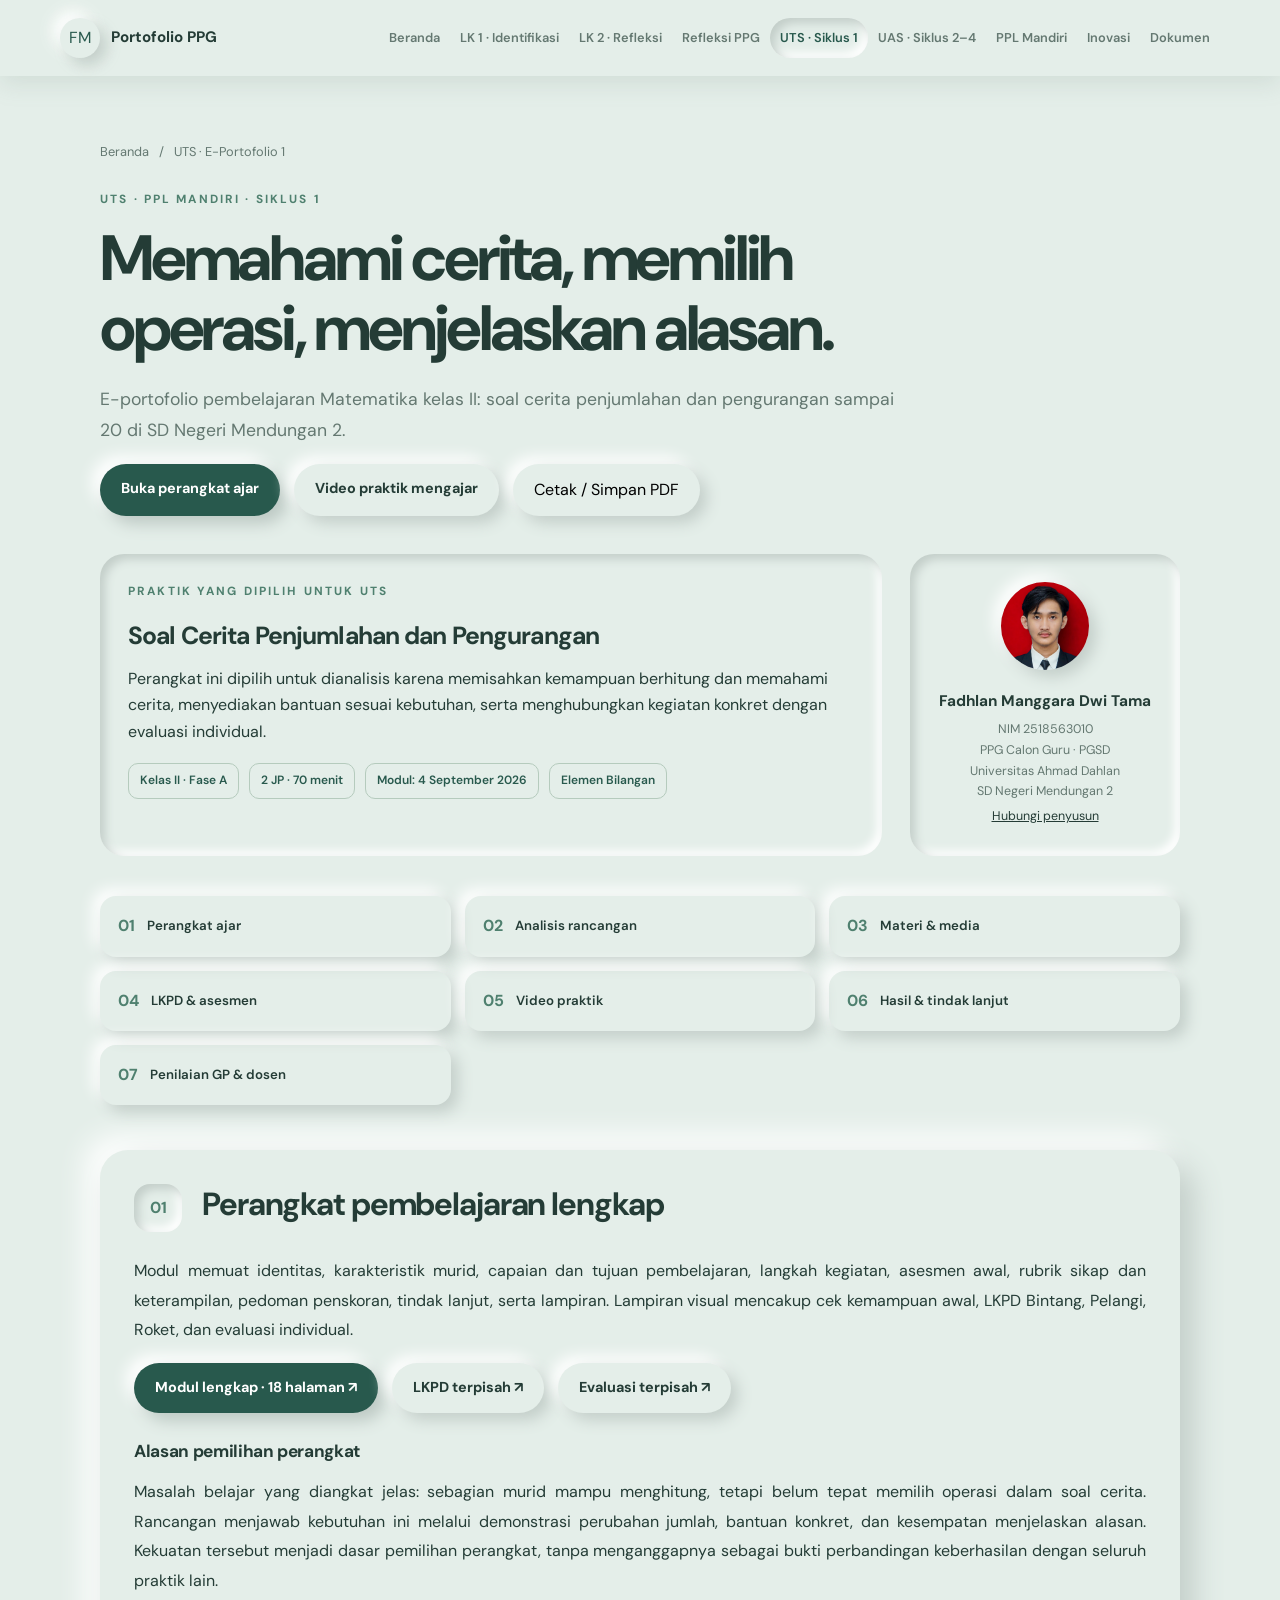
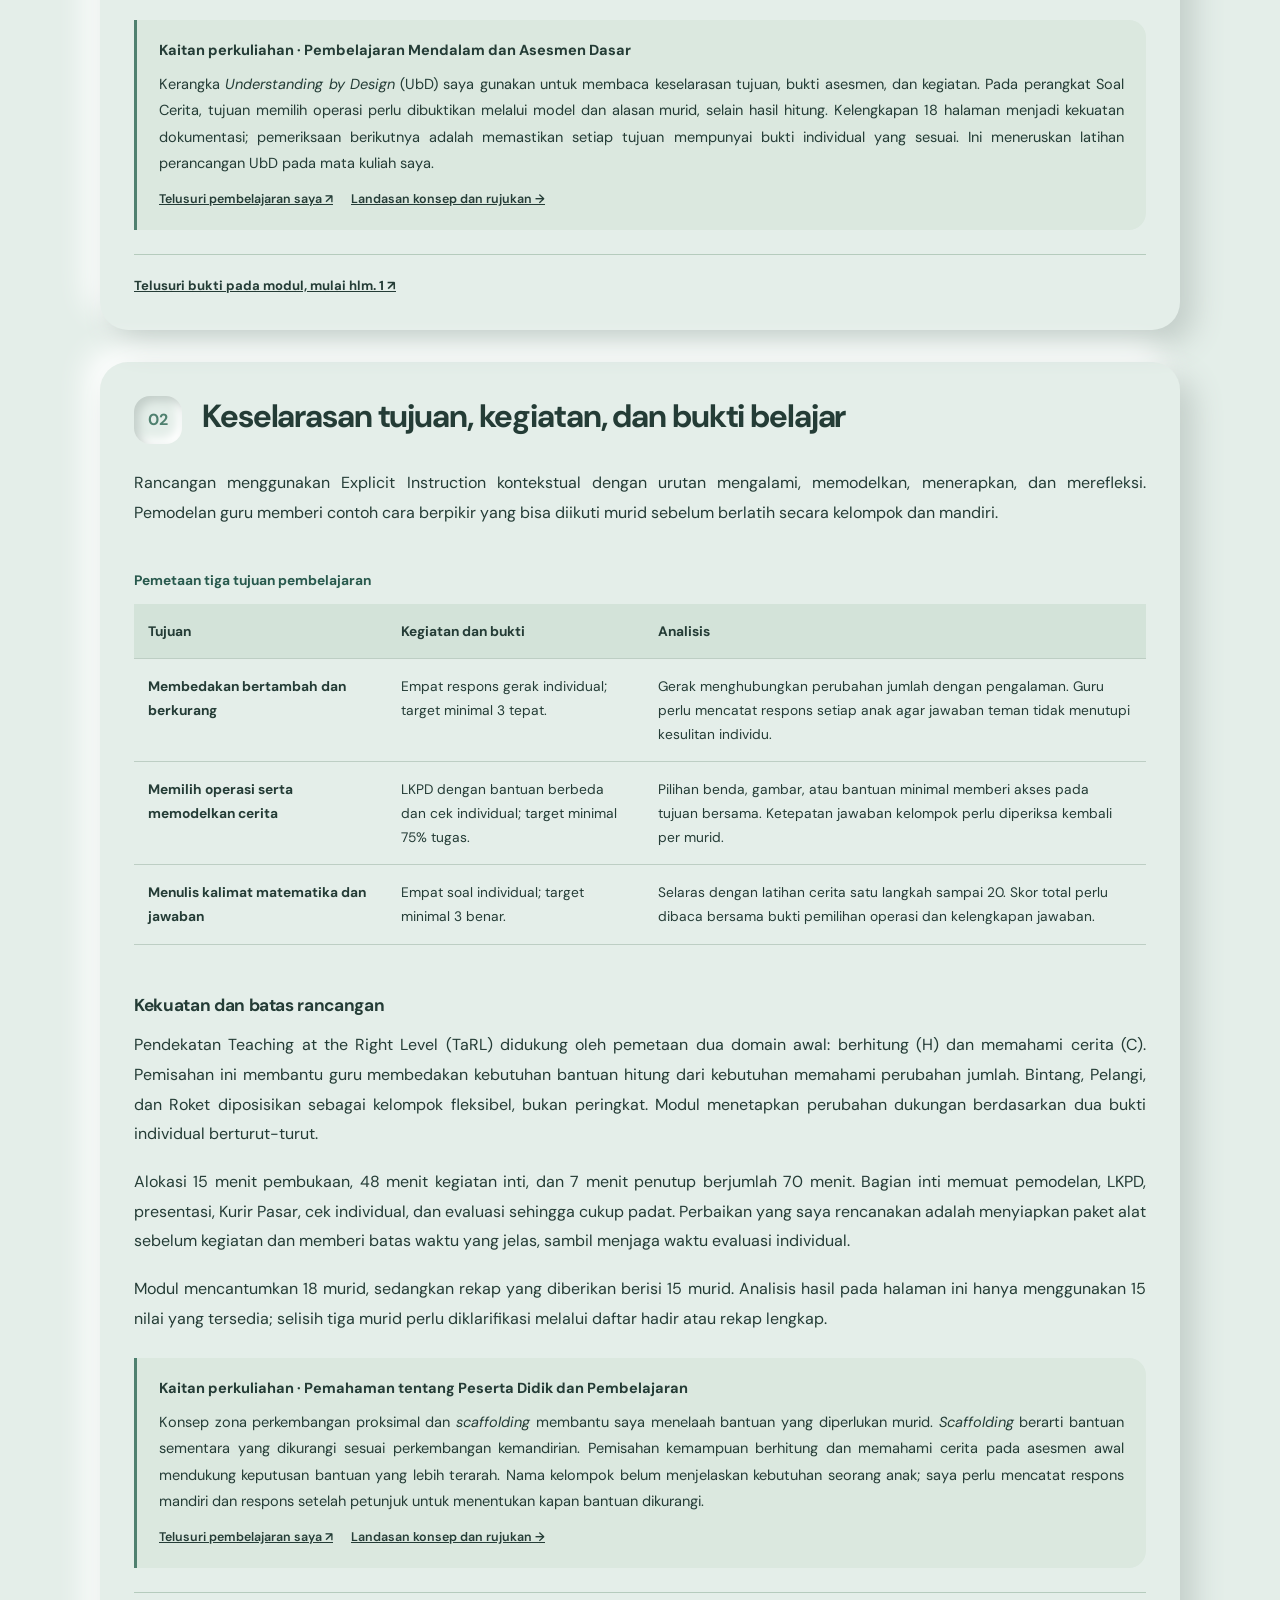
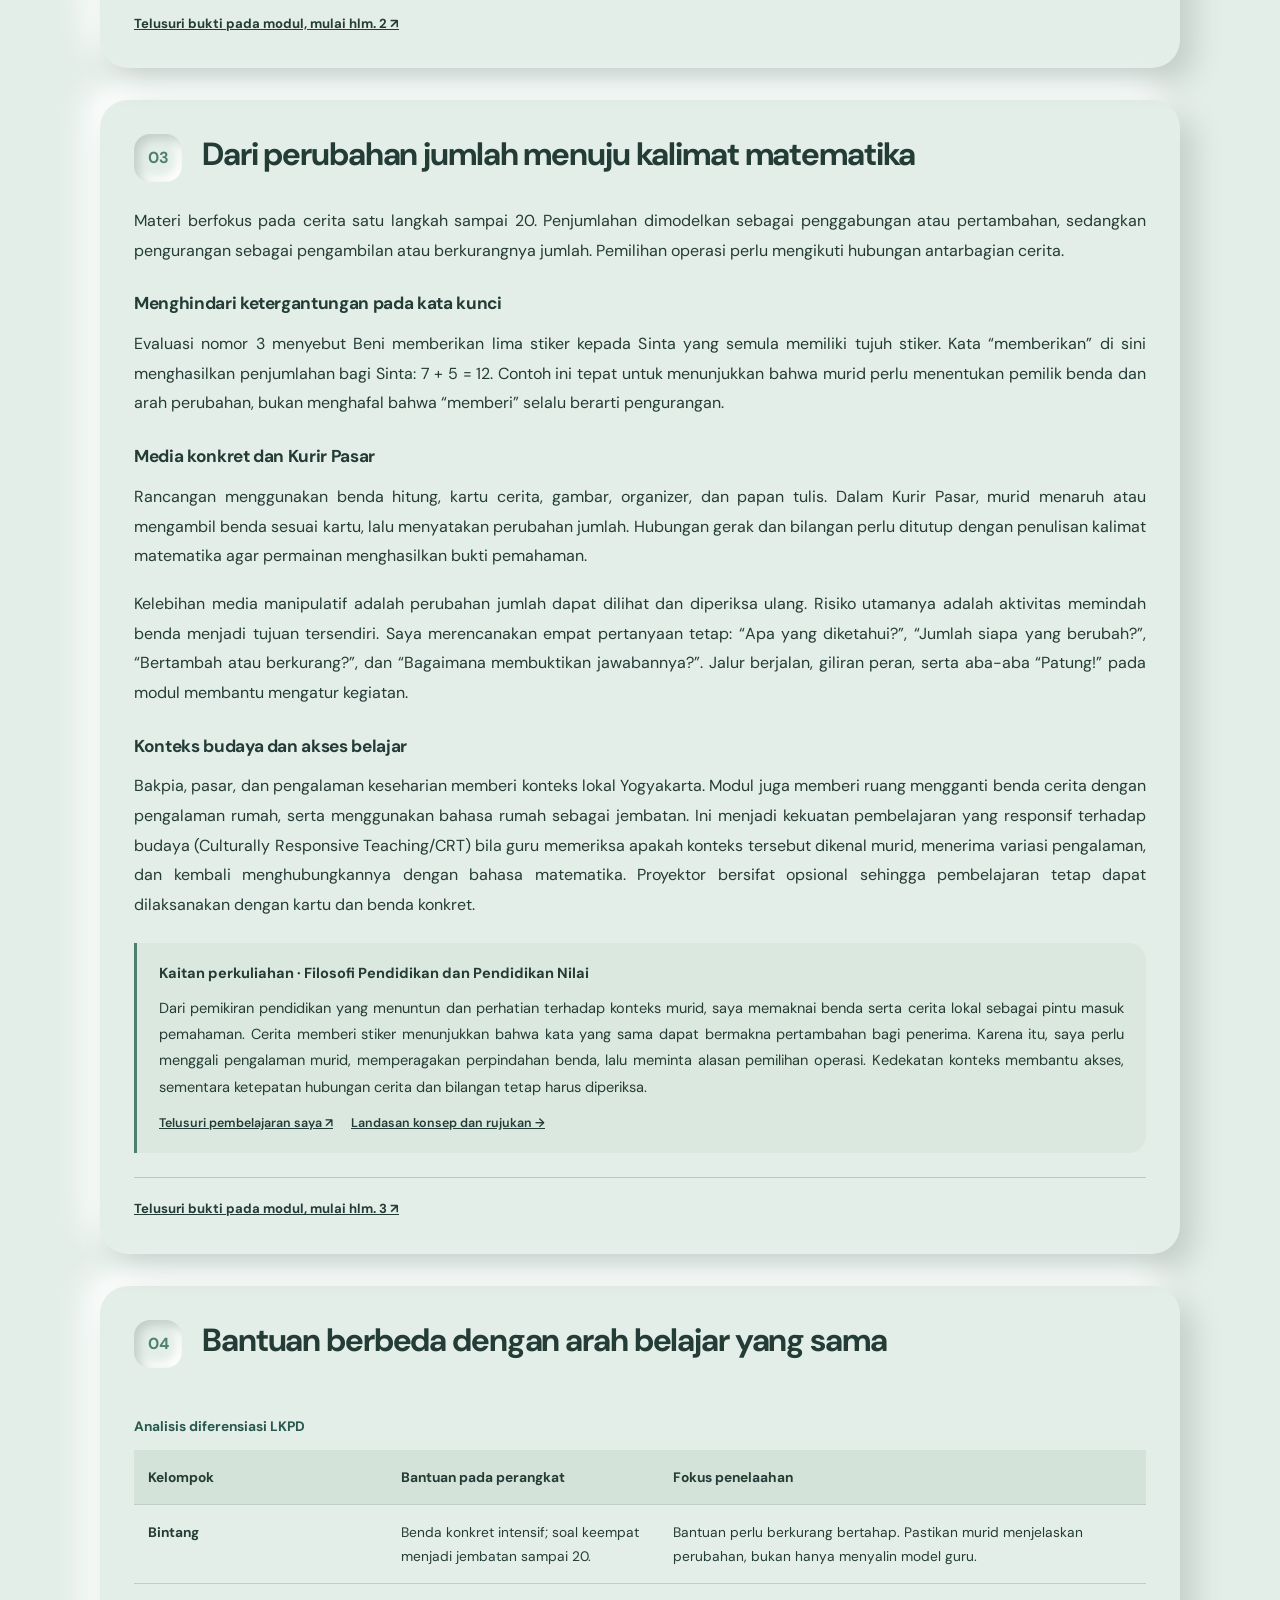
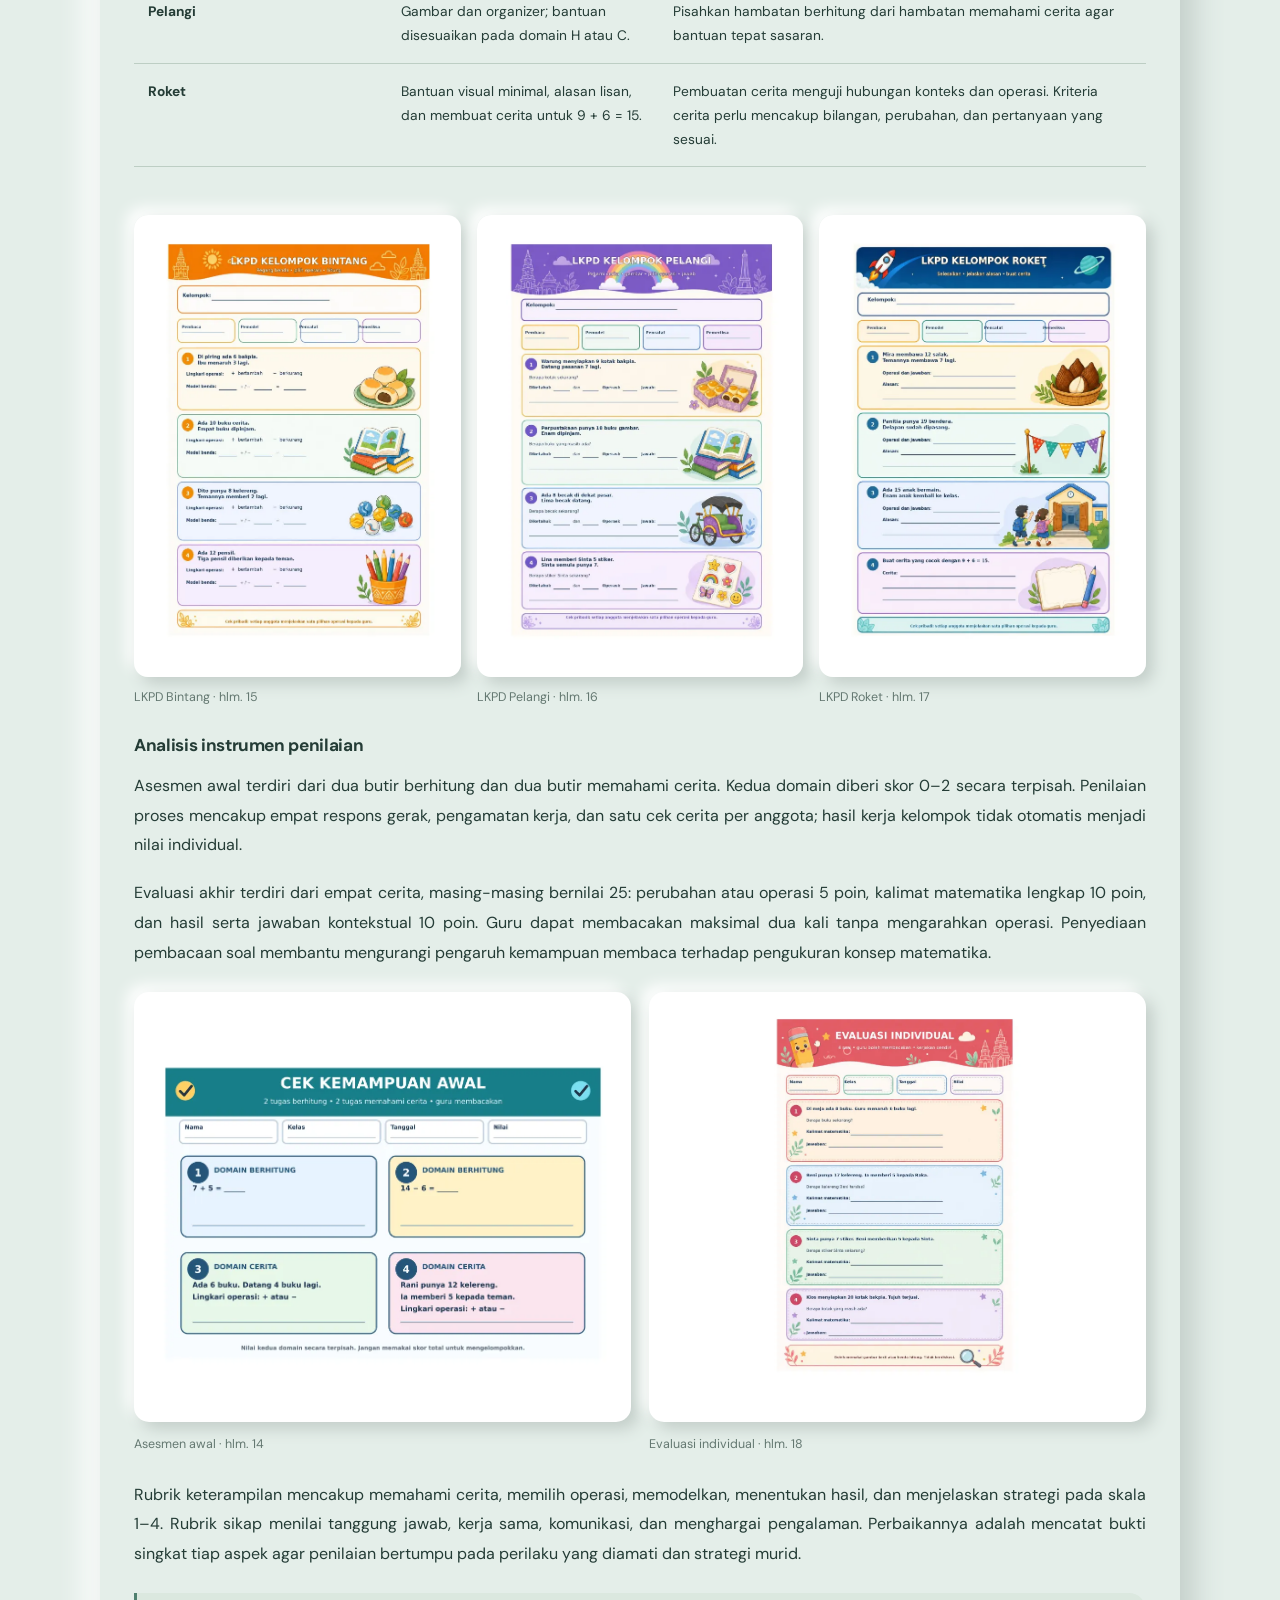
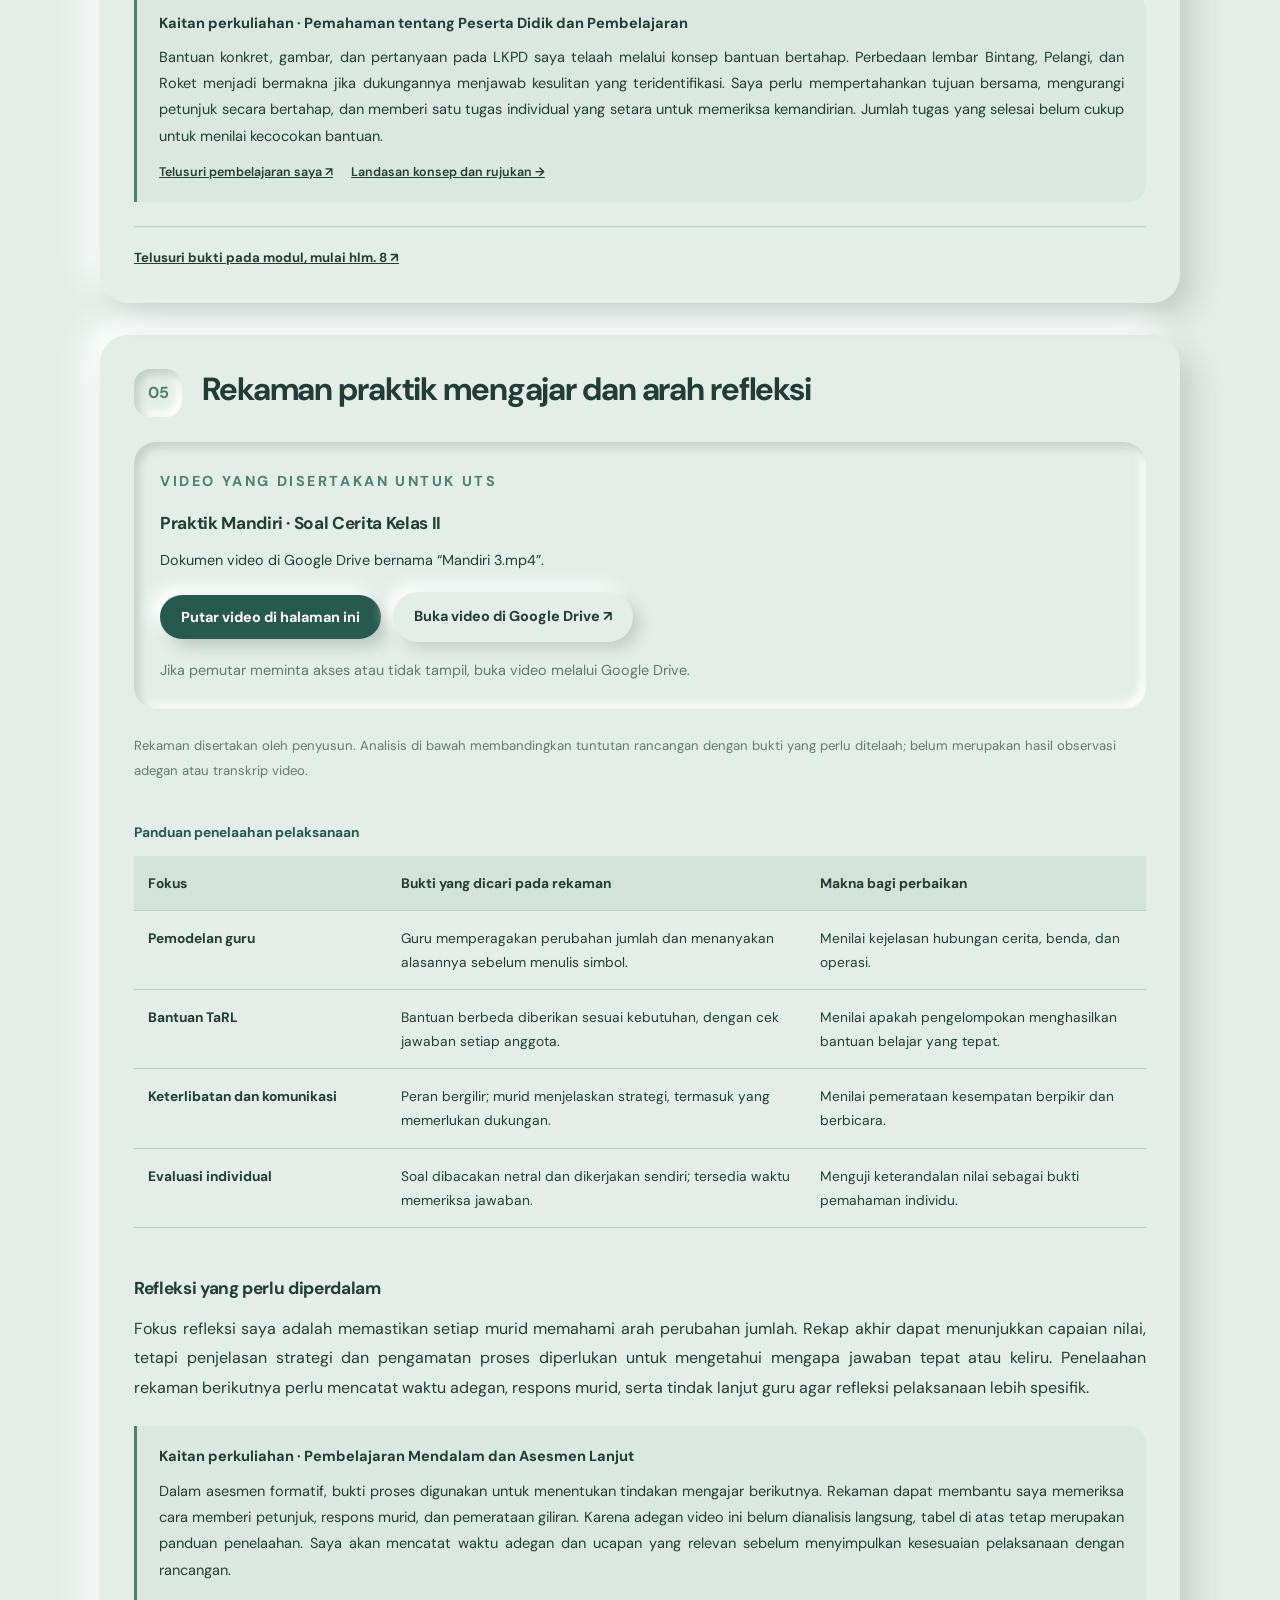
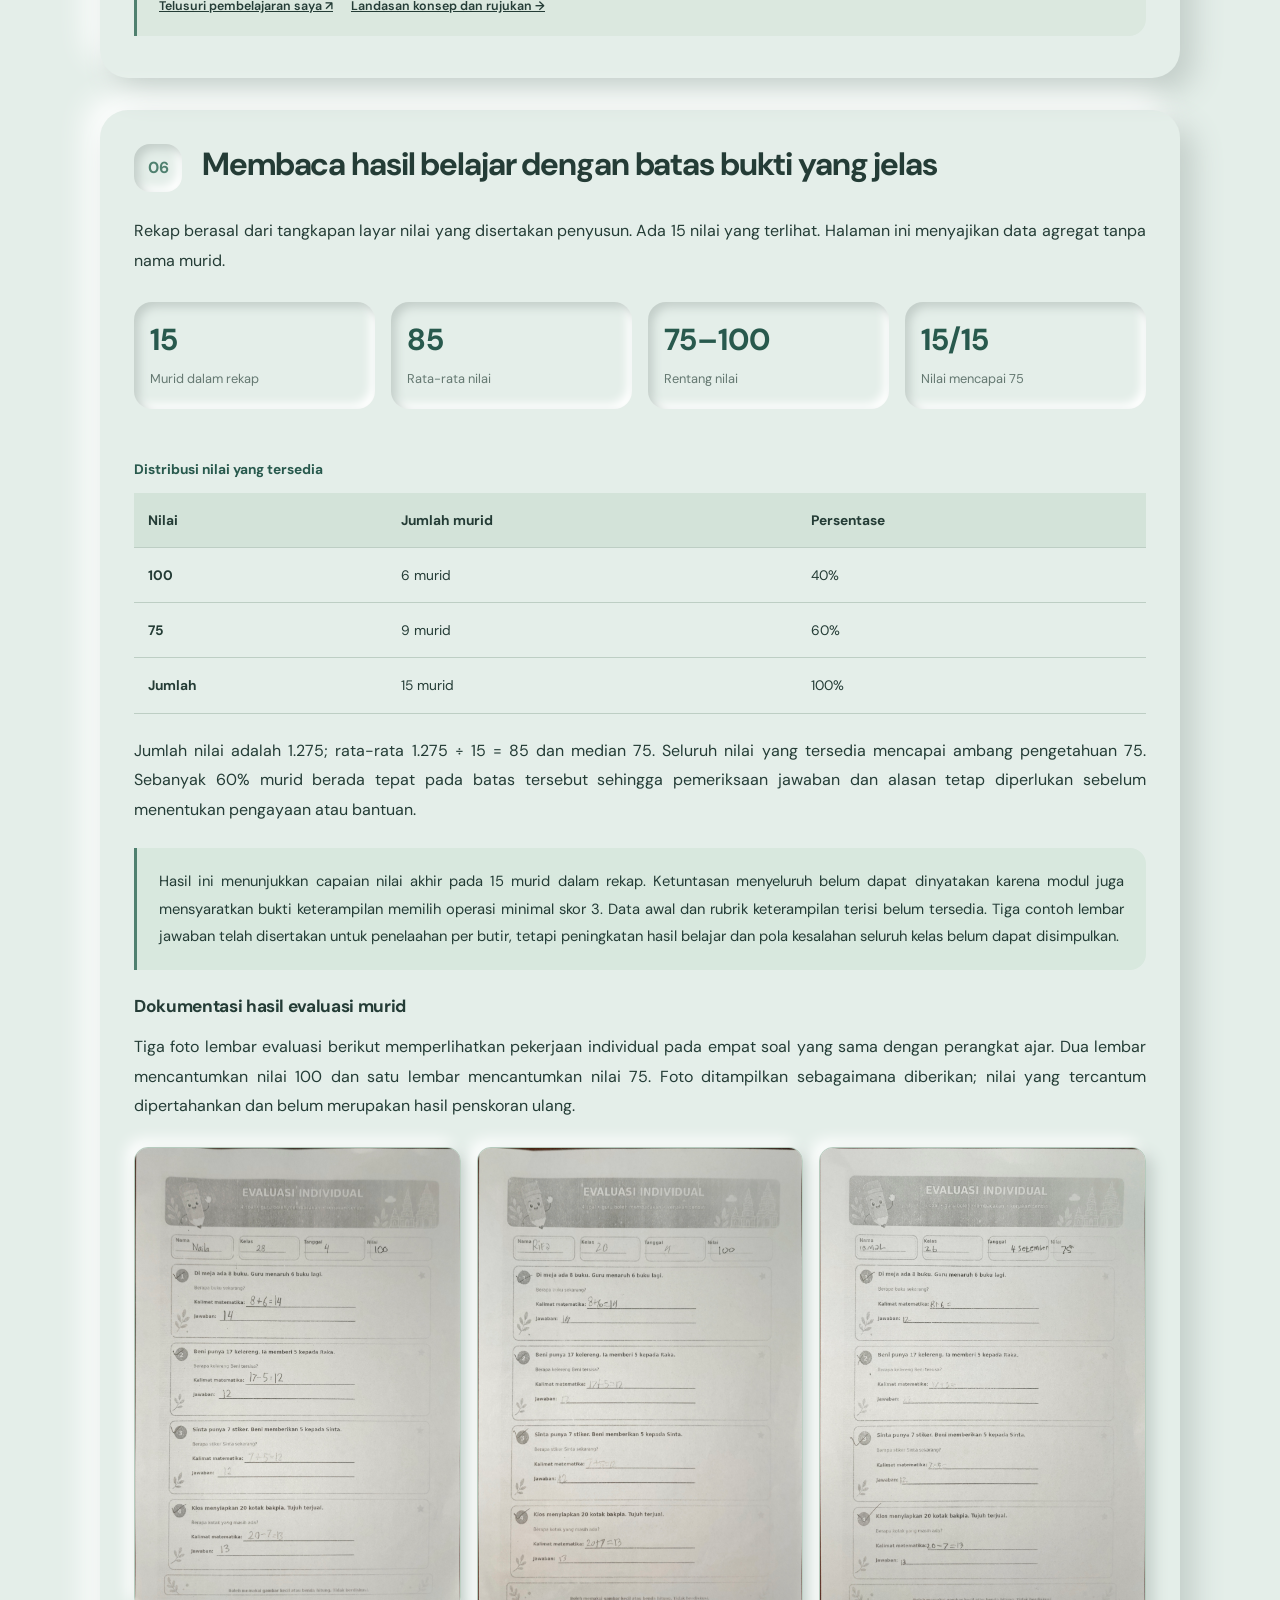
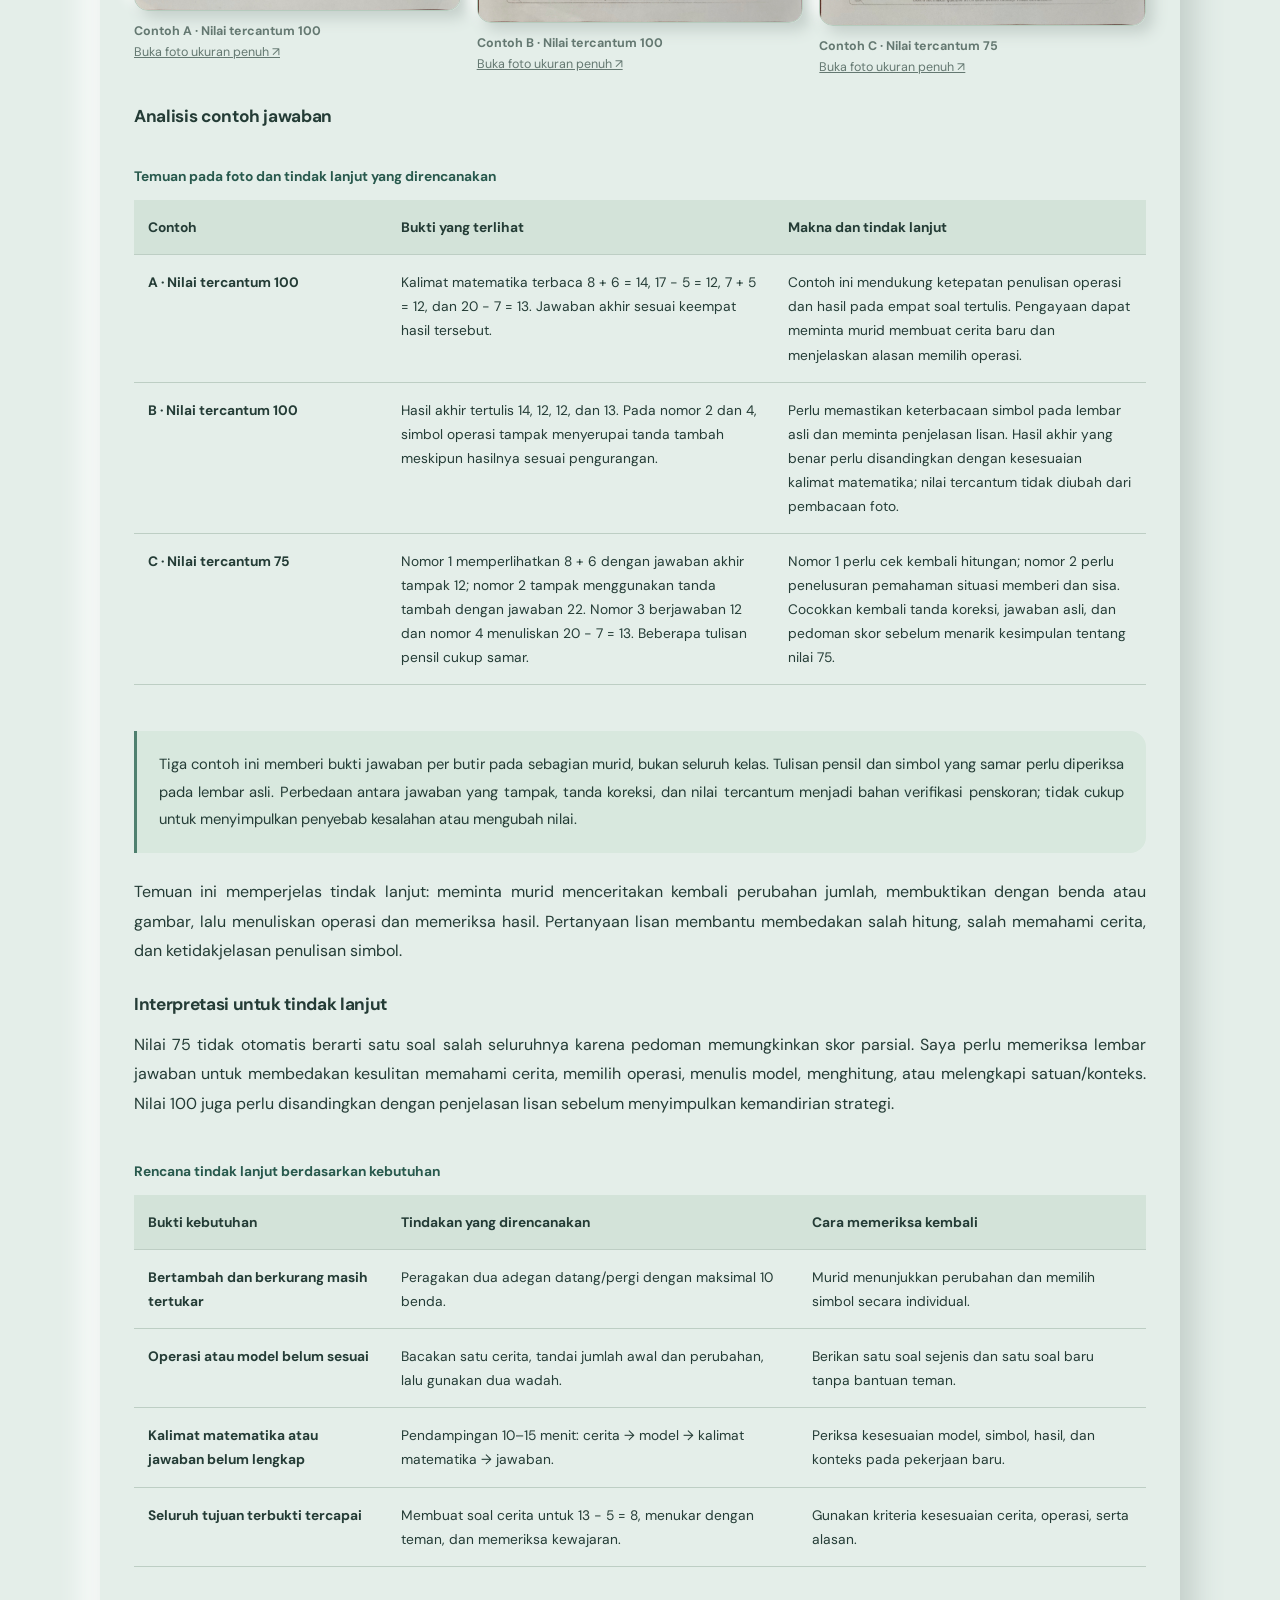
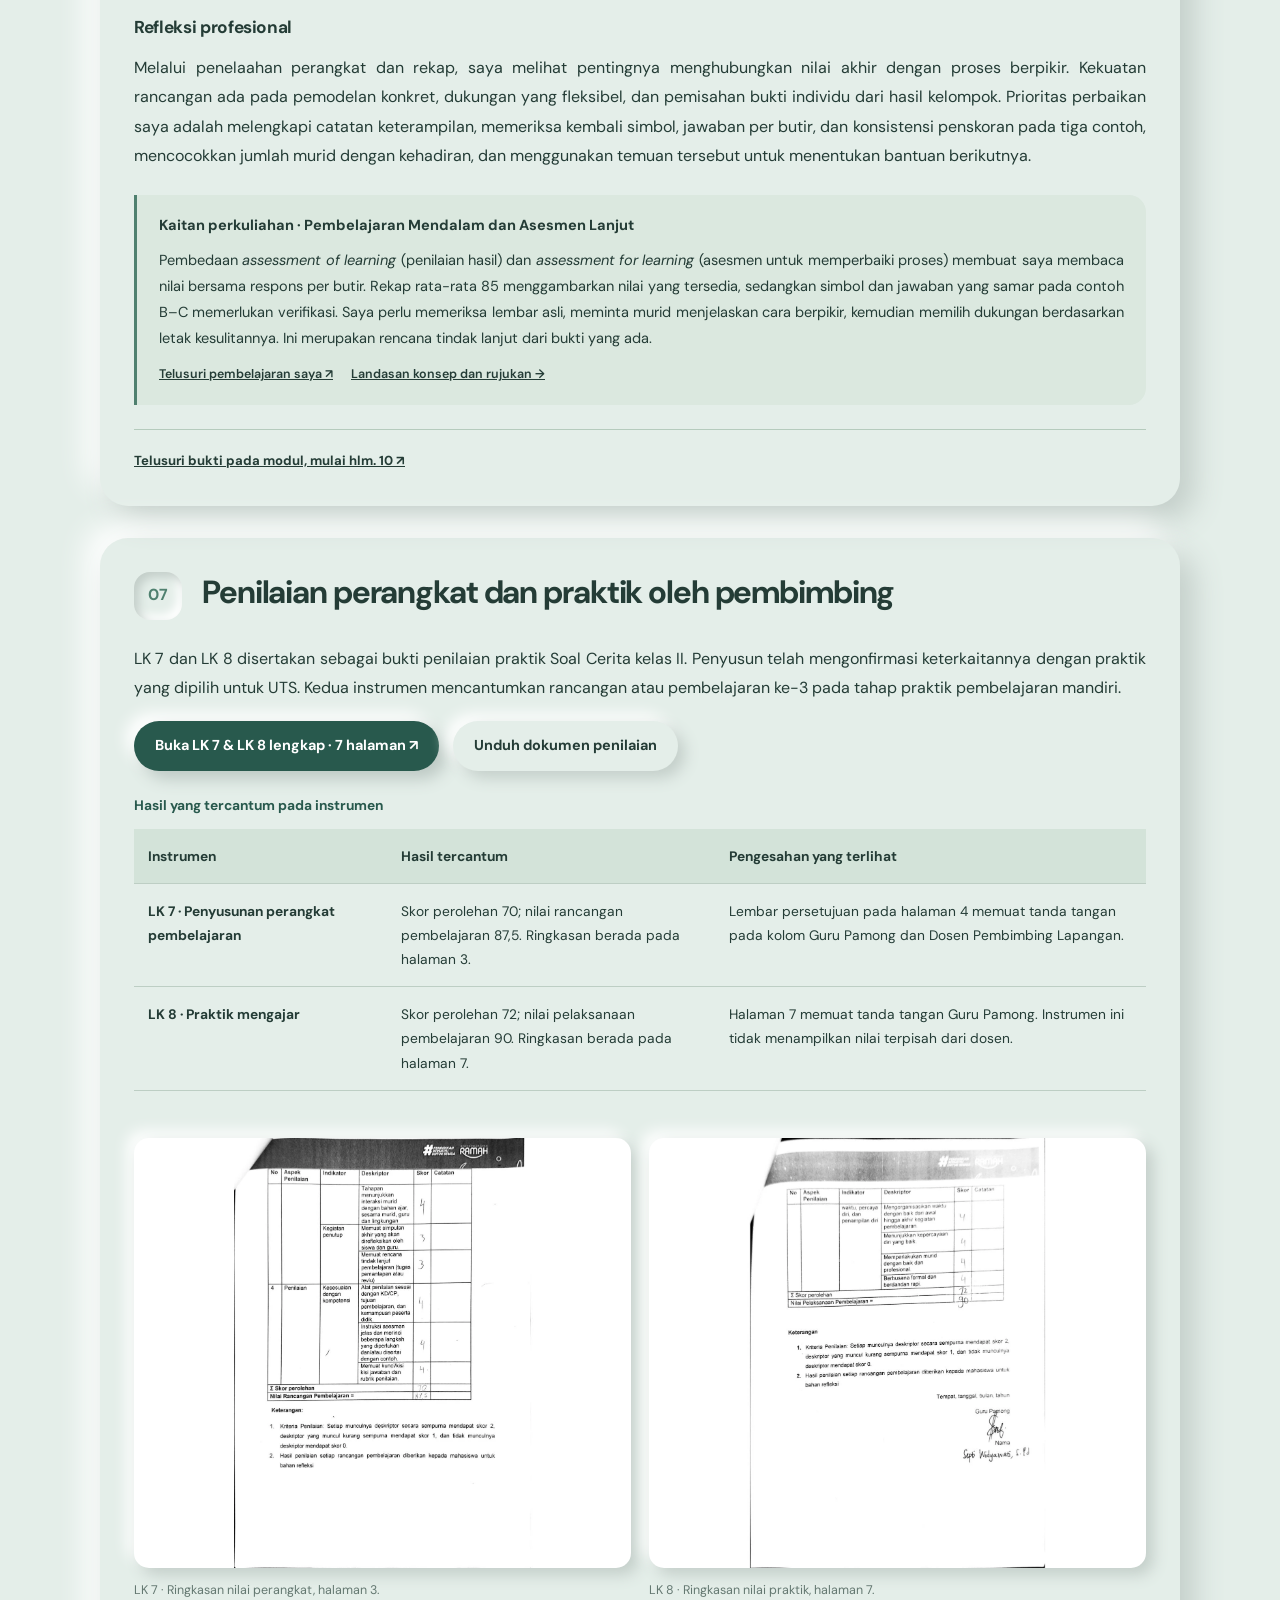
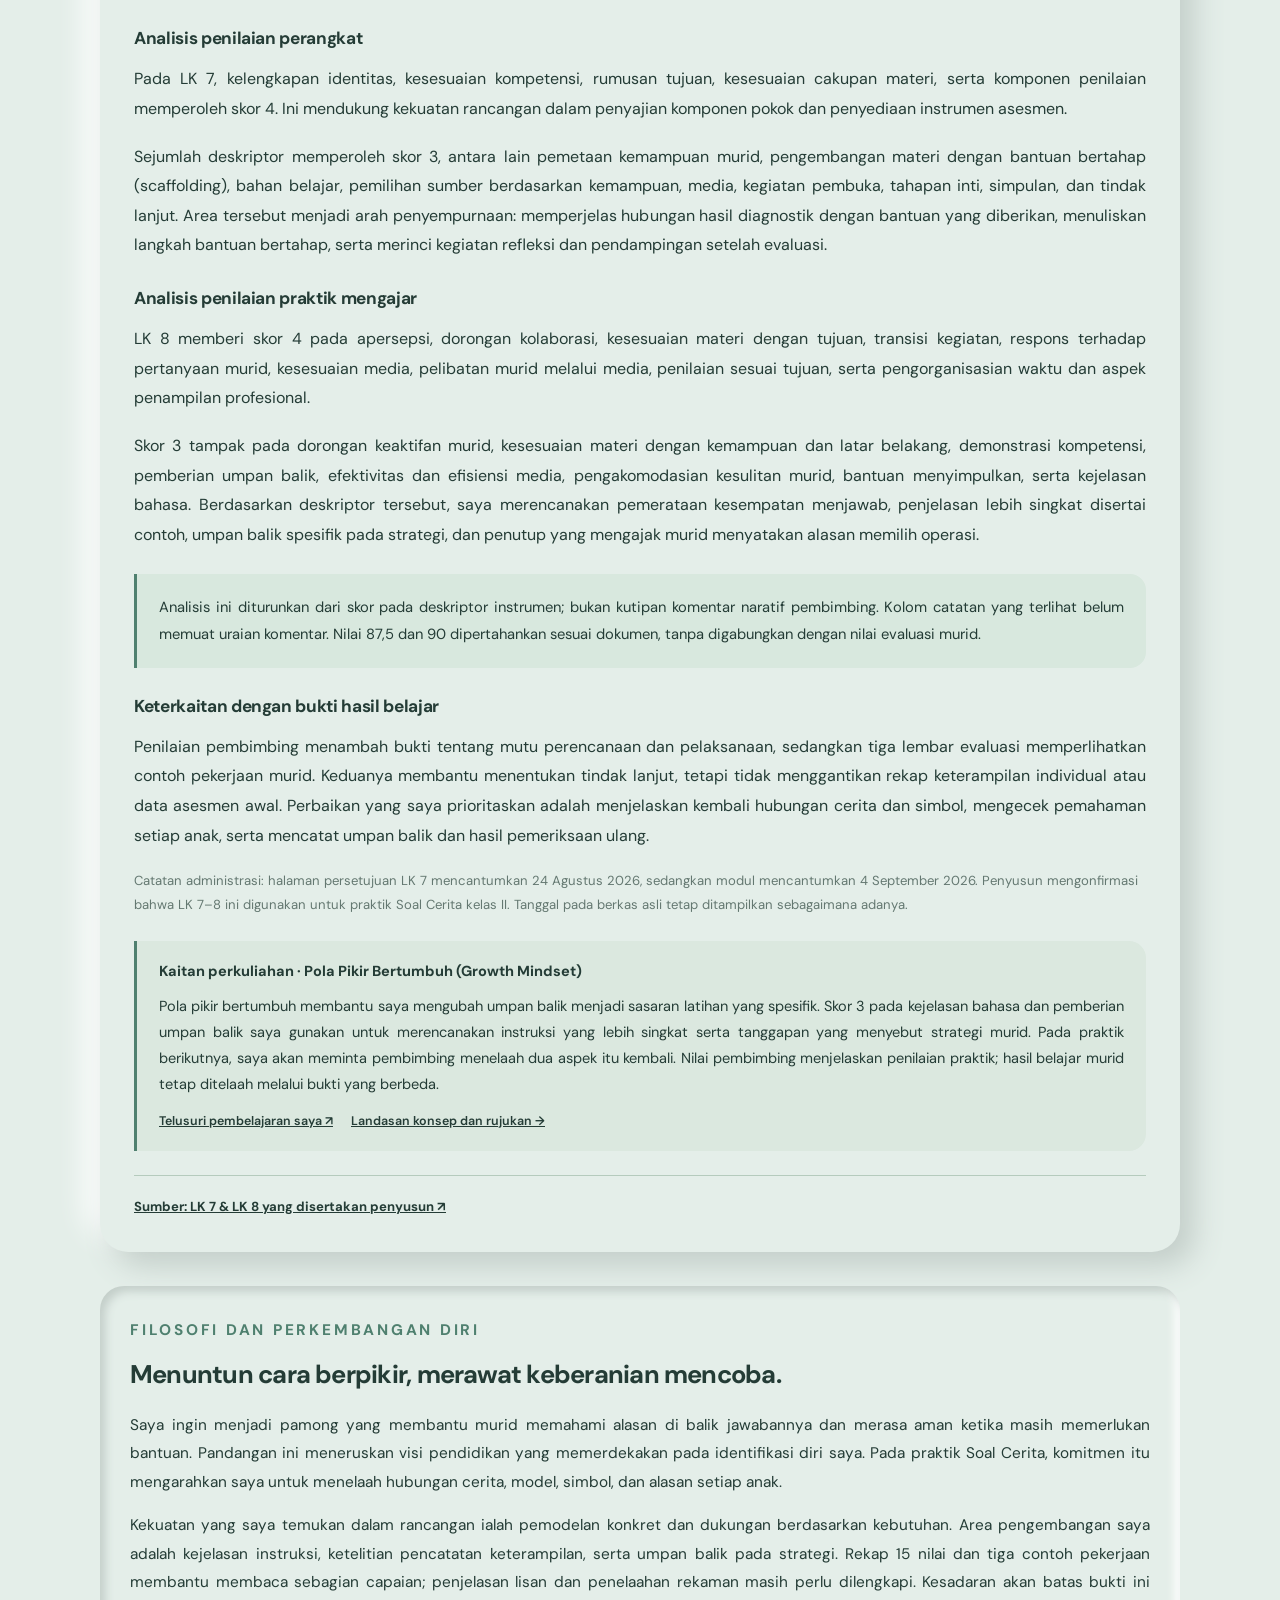
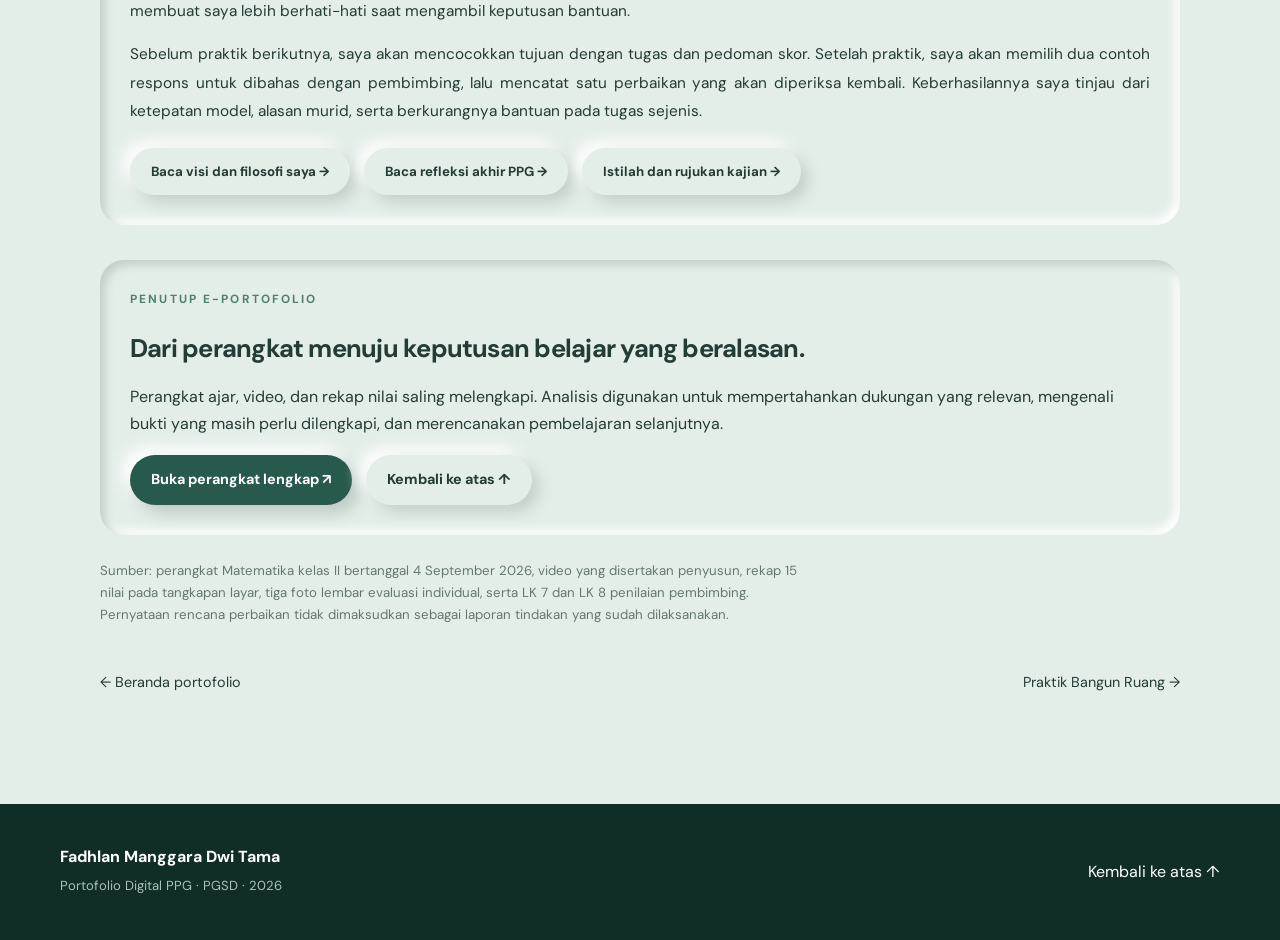
<file: uts-siklus1.html>
<!doctype html>
<html lang="id">
<head>
<meta charset="UTF-8"><meta name="viewport" content="width=device-width,initial-scale=1">
<meta name="description" content="E-Portofolio UTS PPL Mandiri siklus 1: soal cerita penjumlahan dan pengurangan kelas II, perangkat ajar, video, analisis dan hasil evaluasi.">
<meta name="theme-color" content="#28594d"><title>UTS · Siklus 1 Kelas II | Fadhlan Manggara</title>
<link rel="icon" type="image/png" href="image/Icon.png"><link rel="preconnect" href="https://fonts.googleapis.com"><link rel="preconnect" href="https://fonts.gstatic.com" crossorigin>
<link href="https://fonts.googleapis.com/css2?family=DM+Sans:wght@400;500;600;700&display=swap" rel="stylesheet">
<link rel="stylesheet" href="styles.css"><link rel="stylesheet" href="updates.css"><link rel="stylesheet" href="neumorphism.css?v=20261024"><link rel="stylesheet" href="pages.css?v=20261028-uts-nav"><link rel="stylesheet" href="ppl-mandiri.css?v=20261026">
<script src="site.js?v=20261024" defer></script><script src="ppl-mandiri.js?v=20261028" defer></script>
<link rel="stylesheet" href="uts-siklus1.css?v=20261028-evaluasi"><link rel="stylesheet" href="kajian-praktik.css?v=20261031-1"></head>
<body id="top-page"><a class="skip-link" href="#main">Lewati ke konten utama</a><header class="site-header"><nav class="nav shell" aria-label="Navigasi utama"><a class="brand" href="index.html"><span>FM</span><strong>Portofolio PPG</strong></a><button class="menu-button" type="button" aria-expanded="false" aria-controls="nav-list"><span class="sr-only">Buka menu</span><i></i><i></i><i></i></button><ul id="nav-list" class="nav-list"><li><a href="index.html">Beranda</a></li><li><a href="identifikasi.html">LK 1 · Identifikasi</a></li><li><a href="refleksi.html">LK 2 · Refleksi</a></li><li><a href="refleksi-ppg.html">Refleksi PPG</a></li><li><a href="uts-siklus1.html">UTS · Siklus 1</a></li><li><a href="uas-siklus2-4.html">UAS · Siklus 2–4</a></li><li><a href="ppl-mandiri.html">PPL Mandiri</a></li><li><a href="inovasi.html">Inovasi</a></li><li><a href="dokumen.html">Dokumen</a></li></ul></nav></header>
<main id="main"><section class="section journey lk-page ppl-page"><div class="shell">
<nav class="breadcrumb" aria-label="Jejak halaman"><a href="index.html">Beranda</a><span>/</span><span>UTS · E-Portofolio 1</span></nav>
<header class="page-heading"><p class="eyebrow">UTS · PPL Mandiri · Siklus 1</p><h1>Memahami cerita, memilih operasi, menjelaskan alasan.</h1><p class="page-lead">E-portofolio pembelajaran Matematika kelas II: soal cerita penjumlahan dan pengurangan sampai 20 di SD Negeri Mendungan 2.</p><div class="page-actions"><a class="button primary" href="#perangkat">Buka perangkat ajar</a><a class="button secondary" href="#video">Video praktik mengajar</a><button class="button secondary" type="button" id="print-lk">Cetak / Simpan PDF</button></div></header>
<div class="ppl-intro"><div class="ppl-focus"><p class="eyebrow">Praktik yang dipilih untuk UTS</p><h2>Soal Cerita Penjumlahan dan Pengurangan</h2><p>Perangkat ini dipilih untuk dianalisis karena memisahkan kemampuan berhitung dan memahami cerita, menyediakan bantuan sesuai kebutuhan, serta menghubungkan kegiatan konkret dengan evaluasi individual.</p><div class="ppl-facts"><span>Kelas II · Fase A</span><span>2 JP · 70 menit</span><span>Modul: 4 September 2026</span><span>Elemen Bilangan</span></div></div><aside class="ppl-profile" aria-label="Identitas penyusun"><img src="image/avatar.jpg" alt="Fadhlan Manggara Dwi Tama" width="88" height="88"><div><strong>Fadhlan Manggara Dwi Tama</strong><p>NIM 2518563010<br>PPG Calon Guru · PGSD<br>Universitas Ahmad Dahlan<br>SD Negeri Mendungan 2</p><a href="mailto:peserta.40600@ppg.belajar.id">Hubungi penyusun</a></div></aside></div>
<nav class="ppl-outline" aria-label="Isi e-portofolio UTS"><a href="#perangkat"><b>01</b>Perangkat ajar</a><a href="#rancangan"><b>02</b>Analisis rancangan</a><a href="#materi"><b>03</b>Materi & media</a><a href="#lkpd"><b>04</b>LKPD & asesmen</a><a href="#video"><b>05</b>Video praktik</a><a href="#hasil"><b>06</b>Hasil & tindak lanjut</a><a href="#penilaian-pembimbing"><b>07</b>Penilaian GP & dosen</a></nav><article class="lk-answer" id="perangkat"><div class="answer-heading"><span class="answer-number">01</span><h2>Perangkat pembelajaran lengkap</h2></div><div class="answer-prose"><p>Modul memuat identitas, karakteristik murid, capaian dan tujuan pembelajaran, langkah kegiatan, asesmen awal, rubrik sikap dan keterampilan, pedoman penskoran, tindak lanjut, serta lampiran. Lampiran visual mencakup cek kemampuan awal, LKPD Bintang, Pelangi, Roket, dan evaluasi individual.</p><div class="page-actions"><a class="button primary" href="documents/mandiri-matematika-kelas-2-soal-cerita.pdf" target="_blank" rel="noopener">Modul lengkap · 18 halaman ↗</a><a class="button secondary" href="documents/uts-siklus1-kelas2-lkpd.pdf" target="_blank" rel="noopener">LKPD terpisah ↗</a><a class="button secondary" href="documents/uts-siklus1-kelas2-evaluasi.pdf" target="_blank" rel="noopener">Evaluasi terpisah ↗</a></div><h3>Alasan pemilihan perangkat</h3><p>Masalah belajar yang diangkat jelas: sebagian murid mampu menghitung, tetapi belum tepat memilih operasi dalam soal cerita. Rancangan menjawab kebutuhan ini melalui demonstrasi perubahan jumlah, bantuan konkret, dan kesempatan menjelaskan alasan. Kekuatan tersebut menjadi dasar pemilihan perangkat, tanpa menganggapnya sebagai bukti perbandingan keberhasilan dengan seluruh praktik lain.</p><aside class="study-note" data-course="ubd"><h3>Kaitan perkuliahan · Pembelajaran Mendalam dan Asesmen Dasar</h3><p>Kerangka <em>Understanding by Design</em> (UbD) saya gunakan untuk membaca keselarasan tujuan, bukti asesmen, dan kegiatan. Pada perangkat Soal Cerita, tujuan memilih operasi perlu dibuktikan melalui model dan alasan murid, selain hasil hitung. Kelengkapan 18 halaman menjadi kekuatan dokumentasi; pemeriksaan berikutnya adalah memastikan setiap tujuan mempunyai bukti individual yang sesuai. Ini meneruskan latihan perancangan UbD pada mata kuliah saya.</p><div class="study-links"><a href="artifacts-semester1/pmad-perencanaan-pembelajaran.pdf#page=1" target="_blank" rel="noopener">Telusuri pembelajaran saya ↗</a><a href="uas-siklus2-4.html#landasan-ubd">Landasan konsep dan rujukan →</a></div></aside></div><div class="ppl-source"><a href="documents/mandiri-matematika-kelas-2-soal-cerita.pdf#page=1" target="_blank" rel="noopener">Telusuri bukti pada modul, mulai hlm. 1 ↗</a></div></article><article class="lk-answer" id="rancangan"><div class="answer-heading"><span class="answer-number">02</span><h2>Keselarasan tujuan, kegiatan, dan bukti belajar</h2></div><div class="answer-prose"><p>Rancangan menggunakan Explicit Instruction kontekstual dengan urutan mengalami, memodelkan, menerapkan, dan merefleksi. Pemodelan guru memberi contoh cara berpikir yang bisa diikuti murid sebelum berlatih secara kelompok dan mandiri.</p><div class="table-scroll" role="region" aria-label="Pemetaan tiga tujuan pembelajaran" tabindex="0"><table class="ppl-table"><caption>Pemetaan tiga tujuan pembelajaran</caption><thead><tr><th scope="col">Tujuan</th><th scope="col">Kegiatan dan bukti</th><th scope="col">Analisis</th></tr></thead><tbody><tr><th scope="row">Membedakan bertambah dan berkurang</th><td>Empat respons gerak individual; target minimal 3 tepat.</td><td>Gerak menghubungkan perubahan jumlah dengan pengalaman. Guru perlu mencatat respons setiap anak agar jawaban teman tidak menutupi kesulitan individu.</td></tr><tr><th scope="row">Memilih operasi serta memodelkan cerita</th><td>LKPD dengan bantuan berbeda dan cek individual; target minimal 75% tugas.</td><td>Pilihan benda, gambar, atau bantuan minimal memberi akses pada tujuan bersama. Ketepatan jawaban kelompok perlu diperiksa kembali per murid.</td></tr><tr><th scope="row">Menulis kalimat matematika dan jawaban</th><td>Empat soal individual; target minimal 3 benar.</td><td>Selaras dengan latihan cerita satu langkah sampai 20. Skor total perlu dibaca bersama bukti pemilihan operasi dan kelengkapan jawaban.</td></tr></tbody></table></div><h3>Kekuatan dan batas rancangan</h3><p>Pendekatan Teaching at the Right Level (TaRL) didukung oleh pemetaan dua domain awal: berhitung (H) dan memahami cerita (C). Pemisahan ini membantu guru membedakan kebutuhan bantuan hitung dari kebutuhan memahami perubahan jumlah. Bintang, Pelangi, dan Roket diposisikan sebagai kelompok fleksibel, bukan peringkat. Modul menetapkan perubahan dukungan berdasarkan dua bukti individual berturut-turut.</p><p>Alokasi 15 menit pembukaan, 48 menit kegiatan inti, dan 7 menit penutup berjumlah 70 menit. Bagian inti memuat pemodelan, LKPD, presentasi, Kurir Pasar, cek individual, dan evaluasi sehingga cukup padat. Perbaikan yang saya rencanakan adalah menyiapkan paket alat sebelum kegiatan dan memberi batas waktu yang jelas, sambil menjaga waktu evaluasi individual.</p><p>Modul mencantumkan 18 murid, sedangkan rekap yang diberikan berisi 15 murid. Analisis hasil pada halaman ini hanya menggunakan 15 nilai yang tersedia; selisih tiga murid perlu diklarifikasi melalui daftar hadir atau rekap lengkap.</p><aside class="study-note" data-course="bantuan"><h3>Kaitan perkuliahan · Pemahaman tentang Peserta Didik dan Pembelajaran</h3><p>Konsep zona perkembangan proksimal dan <em>scaffolding</em> membantu saya menelaah bantuan yang diperlukan murid. <em>Scaffolding</em> berarti bantuan sementara yang dikurangi sesuai perkembangan kemandirian. Pemisahan kemampuan berhitung dan memahami cerita pada asesmen awal mendukung keputusan bantuan yang lebih terarah. Nama kelompok belum menjelaskan kebutuhan seorang anak; saya perlu mencatat respons mandiri dan respons setelah petunjuk untuk menentukan kapan bantuan dikurangi.</p><div class="study-links"><a href="artifacts-semester1/ppdp-refleksi-rencana-tindak-lanjut.pdf#page=1" target="_blank" rel="noopener">Telusuri pembelajaran saya ↗</a><a href="uas-siklus2-4.html#landasan-bantuan">Landasan konsep dan rujukan →</a></div></aside></div><div class="ppl-source"><a href="documents/mandiri-matematika-kelas-2-soal-cerita.pdf#page=2" target="_blank" rel="noopener">Telusuri bukti pada modul, mulai hlm. 2 ↗</a></div></article><article class="lk-answer" id="materi"><div class="answer-heading"><span class="answer-number">03</span><h2>Dari perubahan jumlah menuju kalimat matematika</h2></div><div class="answer-prose"><p>Materi berfokus pada cerita satu langkah sampai 20. Penjumlahan dimodelkan sebagai penggabungan atau pertambahan, sedangkan pengurangan sebagai pengambilan atau berkurangnya jumlah. Pemilihan operasi perlu mengikuti hubungan antarbagian cerita.</p><h3>Menghindari ketergantungan pada kata kunci</h3><p>Evaluasi nomor 3 menyebut Beni memberikan lima stiker kepada Sinta yang semula memiliki tujuh stiker. Kata “memberikan” di sini menghasilkan penjumlahan bagi Sinta: 7 + 5 = 12. Contoh ini tepat untuk menunjukkan bahwa murid perlu menentukan pemilik benda dan arah perubahan, bukan menghafal bahwa “memberi” selalu berarti pengurangan.</p><h3>Media konkret dan Kurir Pasar</h3><p>Rancangan menggunakan benda hitung, kartu cerita, gambar, organizer, dan papan tulis. Dalam Kurir Pasar, murid menaruh atau mengambil benda sesuai kartu, lalu menyatakan perubahan jumlah. Hubungan gerak dan bilangan perlu ditutup dengan penulisan kalimat matematika agar permainan menghasilkan bukti pemahaman.</p><p>Kelebihan media manipulatif adalah perubahan jumlah dapat dilihat dan diperiksa ulang. Risiko utamanya adalah aktivitas memindah benda menjadi tujuan tersendiri. Saya merencanakan empat pertanyaan tetap: “Apa yang diketahui?”, “Jumlah siapa yang berubah?”, “Bertambah atau berkurang?”, dan “Bagaimana membuktikan jawabannya?”. Jalur berjalan, giliran peran, serta aba-aba “Patung!” pada modul membantu mengatur kegiatan.</p><h3>Konteks budaya dan akses belajar</h3><p>Bakpia, pasar, dan pengalaman keseharian memberi konteks lokal Yogyakarta. Modul juga memberi ruang mengganti benda cerita dengan pengalaman rumah, serta menggunakan bahasa rumah sebagai jembatan. Ini menjadi kekuatan pembelajaran yang responsif terhadap budaya (Culturally Responsive Teaching/CRT) bila guru memeriksa apakah konteks tersebut dikenal murid, menerima variasi pengalaman, dan kembali menghubungkannya dengan bahasa matematika. Proyektor bersifat opsional sehingga pembelajaran tetap dapat dilaksanakan dengan kartu dan benda konkret.</p><aside class="study-note" data-course="konteks"><h3>Kaitan perkuliahan · Filosofi Pendidikan dan Pendidikan Nilai</h3><p>Dari pemikiran pendidikan yang menuntun dan perhatian terhadap konteks murid, saya memaknai benda serta cerita lokal sebagai pintu masuk pemahaman. Cerita memberi stiker menunjukkan bahwa kata yang sama dapat bermakna pertambahan bagi penerima. Karena itu, saya perlu menggali pengalaman murid, memperagakan perpindahan benda, lalu meminta alasan pemilihan operasi. Kedekatan konteks membantu akses, sementara ketepatan hubungan cerita dan bilangan tetap harus diperiksa.</p><div class="study-links"><a href="artifacts-semester1/filosofi-refleksi-tindak-lanjut.pdf#page=1" target="_blank" rel="noopener">Telusuri pembelajaran saya ↗</a><a href="uas-siklus2-4.html#landasan-konteks">Landasan konsep dan rujukan →</a></div></aside></div><div class="ppl-source"><a href="documents/mandiri-matematika-kelas-2-soal-cerita.pdf#page=3" target="_blank" rel="noopener">Telusuri bukti pada modul, mulai hlm. 3 ↗</a></div></article><article class="lk-answer" id="lkpd"><div class="answer-heading"><span class="answer-number">04</span><h2>Bantuan berbeda dengan arah belajar yang sama</h2></div><div class="answer-prose"><div class="table-scroll" role="region" aria-label="Analisis diferensiasi LKPD" tabindex="0"><table class="ppl-table"><caption>Analisis diferensiasi LKPD</caption><thead><tr><th scope="col">Kelompok</th><th scope="col">Bantuan pada perangkat</th><th scope="col">Fokus penelaahan</th></tr></thead><tbody><tr><th scope="row">Bintang</th><td>Benda konkret intensif; soal keempat menjadi jembatan sampai 20.</td><td>Bantuan perlu berkurang bertahap. Pastikan murid menjelaskan perubahan, bukan hanya menyalin model guru.</td></tr><tr><th scope="row">Pelangi</th><td>Gambar dan organizer; bantuan disesuaikan pada domain H atau C.</td><td>Pisahkan hambatan berhitung dari hambatan memahami cerita agar bantuan tepat sasaran.</td></tr><tr><th scope="row">Roket</th><td>Bantuan visual minimal, alasan lisan, dan membuat cerita untuk 9 + 6 = 15.</td><td>Pembuatan cerita menguji hubungan konteks dan operasi. Kriteria cerita perlu mencakup bilangan, perubahan, dan pertanyaan yang sesuai.</td></tr></tbody></table></div><div class="uts-previews"><figure><a href="documents/mandiri-matematika-kelas-2-soal-cerita.pdf#page=15" target="_blank" rel="noopener"><img src="image/uts-siklus1/lampiran-15.webp" alt="LKPD Bintang dengan empat tugas dan bantuan model benda" loading="lazy" width="715" height="1011"></a><figcaption>LKPD Bintang · hlm. 15</figcaption></figure><figure><a href="documents/mandiri-matematika-kelas-2-soal-cerita.pdf#page=16" target="_blank" rel="noopener"><img src="image/uts-siklus1/lampiran-16.webp" alt="LKPD Pelangi dengan organizer informasi, operasi, dan jawaban" loading="lazy" width="715" height="1011"></a><figcaption>LKPD Pelangi · hlm. 16</figcaption></figure><figure><a href="documents/mandiri-matematika-kelas-2-soal-cerita.pdf#page=17" target="_blank" rel="noopener"><img src="image/uts-siklus1/lampiran-17.webp" alt="LKPD Roket dengan tugas alasan dan membuat cerita" loading="lazy" width="715" height="1011"></a><figcaption>LKPD Roket · hlm. 17</figcaption></figure></div><h3>Analisis instrumen penilaian</h3><p>Asesmen awal terdiri dari dua butir berhitung dan dua butir memahami cerita. Kedua domain diberi skor 0–2 secara terpisah. Penilaian proses mencakup empat respons gerak, pengamatan kerja, dan satu cek cerita per anggota; hasil kerja kelompok tidak otomatis menjadi nilai individual.</p><p>Evaluasi akhir terdiri dari empat cerita, masing-masing bernilai 25: perubahan atau operasi 5 poin, kalimat matematika lengkap 10 poin, dan hasil serta jawaban kontekstual 10 poin. Guru dapat membacakan maksimal dua kali tanpa mengarahkan operasi. Penyediaan pembacaan soal membantu mengurangi pengaruh kemampuan membaca terhadap pengukuran konsep matematika.</p><div class="ppl-doc-preview"><figure><a href="documents/mandiri-matematika-kelas-2-soal-cerita.pdf#page=14" target="_blank" rel="noopener"><img src="image/uts-siklus1/lampiran-14.webp" alt="Cek awal dua domain: berhitung dan memahami cerita" loading="lazy" width="715" height="1011"></a><figcaption>Asesmen awal · hlm. 14</figcaption></figure><figure><a href="documents/mandiri-matematika-kelas-2-soal-cerita.pdf#page=18" target="_blank" rel="noopener"><img src="image/uts-siklus1/lampiran-18.webp" alt="Evaluasi individual empat soal cerita penjumlahan dan pengurangan" loading="lazy" width="715" height="1011"></a><figcaption>Evaluasi individual · hlm. 18</figcaption></figure></div><p>Rubrik keterampilan mencakup memahami cerita, memilih operasi, memodelkan, menentukan hasil, dan menjelaskan strategi pada skala 1–4. Rubrik sikap menilai tanggung jawab, kerja sama, komunikasi, dan menghargai pengalaman. Perbaikannya adalah mencatat bukti singkat tiap aspek agar penilaian bertumpu pada perilaku yang diamati dan strategi murid.</p><aside class="study-note" data-course="bantuan"><h3>Kaitan perkuliahan · Pemahaman tentang Peserta Didik dan Pembelajaran</h3><p>Bantuan konkret, gambar, dan pertanyaan pada LKPD saya telaah melalui konsep bantuan bertahap. Perbedaan lembar Bintang, Pelangi, dan Roket menjadi bermakna jika dukungannya menjawab kesulitan yang teridentifikasi. Saya perlu mempertahankan tujuan bersama, mengurangi petunjuk secara bertahap, dan memberi satu tugas individual yang setara untuk memeriksa kemandirian. Jumlah tugas yang selesai belum cukup untuk menilai kecocokan bantuan.</p><div class="study-links"><a href="artifacts-semester1/ppdp-refleksi-rencana-tindak-lanjut.pdf#page=1" target="_blank" rel="noopener">Telusuri pembelajaran saya ↗</a><a href="uas-siklus2-4.html#landasan-bantuan">Landasan konsep dan rujukan →</a></div></aside></div><div class="ppl-source"><a href="documents/mandiri-matematika-kelas-2-soal-cerita.pdf#page=8" target="_blank" rel="noopener">Telusuri bukti pada modul, mulai hlm. 8 ↗</a></div></article><article class="lk-answer" id="video"><div class="answer-heading"><span class="answer-number">05</span><h2>Rekaman praktik mengajar dan arah refleksi</h2></div><div class="answer-prose"><div class="ppl-video"><p class="eyebrow">Video yang disertakan untuk UTS</p><h3>Praktik Mandiri · Soal Cerita Kelas II</h3><p>Dokumen video di Google Drive bernama “Mandiri 3.mp4”.</p><div class="video-actions"><button class="button primary" type="button" id="load-ppl-video" data-video-id="1aXCaGpEBnZ3Fh40HufO8JIck2jqy3rEP" data-video-title="Video praktik mengajar soal cerita Matematika kelas II" aria-controls="ppl-video-frame" aria-expanded="false">Putar video di halaman ini</button><a class="button secondary" href="https://drive.google.com/file/d/1aXCaGpEBnZ3Fh40HufO8JIck2jqy3rEP/view" target="_blank" rel="noopener">Buka video di Google Drive ↗</a></div><div class="video-frame" id="ppl-video-frame" hidden></div><p class="video-caption">Jika pemutar meminta akses atau tidak tampil, buka video melalui Google Drive.</p></div><p class="ppl-source-note">Rekaman disertakan oleh penyusun. Analisis di bawah membandingkan tuntutan rancangan dengan bukti yang perlu ditelaah; belum merupakan hasil observasi adegan atau transkrip video.</p><div class="table-scroll" role="region" aria-label="Panduan penelaahan pelaksanaan" tabindex="0"><table class="ppl-table"><caption>Panduan penelaahan pelaksanaan</caption><thead><tr><th scope="col">Fokus</th><th scope="col">Bukti yang dicari pada rekaman</th><th scope="col">Makna bagi perbaikan</th></tr></thead><tbody><tr><th scope="row">Pemodelan guru</th><td>Guru memperagakan perubahan jumlah dan menanyakan alasannya sebelum menulis simbol.</td><td>Menilai kejelasan hubungan cerita, benda, dan operasi.</td></tr><tr><th scope="row">Bantuan TaRL</th><td>Bantuan berbeda diberikan sesuai kebutuhan, dengan cek jawaban setiap anggota.</td><td>Menilai apakah pengelompokan menghasilkan bantuan belajar yang tepat.</td></tr><tr><th scope="row">Keterlibatan dan komunikasi</th><td>Peran bergilir; murid menjelaskan strategi, termasuk yang memerlukan dukungan.</td><td>Menilai pemerataan kesempatan berpikir dan berbicara.</td></tr><tr><th scope="row">Evaluasi individual</th><td>Soal dibacakan netral dan dikerjakan sendiri; tersedia waktu memeriksa jawaban.</td><td>Menguji keterandalan nilai sebagai bukti pemahaman individu.</td></tr></tbody></table></div><h3>Refleksi yang perlu diperdalam</h3><p>Fokus refleksi saya adalah memastikan setiap murid memahami arah perubahan jumlah. Rekap akhir dapat menunjukkan capaian nilai, tetapi penjelasan strategi dan pengamatan proses diperlukan untuk mengetahui mengapa jawaban tepat atau keliru. Penelaahan rekaman berikutnya perlu mencatat waktu adegan, respons murid, serta tindak lanjut guru agar refleksi pelaksanaan lebih spesifik.</p><aside class="study-note" data-course="asesmen"><h3>Kaitan perkuliahan · Pembelajaran Mendalam dan Asesmen Lanjut</h3><p>Dalam asesmen formatif, bukti proses digunakan untuk menentukan tindakan mengajar berikutnya. Rekaman dapat membantu saya memeriksa cara memberi petunjuk, respons murid, dan pemerataan giliran. Karena adegan video ini belum dianalisis langsung, tabel di atas tetap merupakan panduan penelaahan. Saya akan mencatat waktu adegan dan ucapan yang relevan sebelum menyimpulkan kesesuaian pelaksanaan dengan rancangan.</p><div class="study-links"><a href="refleksi.html?semester=2" target="_blank" rel="noopener">Telusuri pembelajaran saya ↗</a><a href="uas-siklus2-4.html#landasan-asesmen">Landasan konsep dan rujukan →</a></div></aside></div></article><article class="lk-answer" id="hasil"><div class="answer-heading"><span class="answer-number">06</span><h2>Membaca hasil belajar dengan batas bukti yang jelas</h2></div><div class="answer-prose"><p>Rekap berasal dari tangkapan layar nilai yang disertakan penyusun. Ada 15 nilai yang terlihat. Halaman ini menyajikan data agregat tanpa nama murid.</p><dl class="uts-stats"><div><dt>15</dt><dd>Murid dalam rekap</dd></div><div><dt>85</dt><dd>Rata-rata nilai</dd></div><div><dt>75–100</dt><dd>Rentang nilai</dd></div><div><dt>15/15</dt><dd>Nilai mencapai 75</dd></div></dl><div class="table-scroll" role="region" aria-label="Distribusi nilai yang tersedia" tabindex="0"><table class="ppl-table"><caption>Distribusi nilai yang tersedia</caption><thead><tr><th scope="col">Nilai</th><th scope="col">Jumlah murid</th><th scope="col">Persentase</th></tr></thead><tbody><tr><th scope="row">100</th><td>6 murid</td><td>40%</td></tr><tr><th scope="row">75</th><td>9 murid</td><td>60%</td></tr><tr><th scope="row">Jumlah</th><td>15 murid</td><td>100%</td></tr></tbody></table></div><p>Jumlah nilai adalah 1.275; rata-rata 1.275 ÷ 15 = 85 dan median 75. Seluruh nilai yang tersedia mencapai ambang pengetahuan 75. Sebanyak 60% murid berada tepat pada batas tersebut sehingga pemeriksaan jawaban dan alasan tetap diperlukan sebelum menentukan pengayaan atau bantuan.</p><div class="ppl-note"><p>Hasil ini menunjukkan capaian nilai akhir pada 15 murid dalam rekap. Ketuntasan menyeluruh belum dapat dinyatakan karena modul juga mensyaratkan bukti keterampilan memilih operasi minimal skor 3. Data awal dan rubrik keterampilan terisi belum tersedia. Tiga contoh lembar jawaban telah disertakan untuk penelaahan per butir, tetapi peningkatan hasil belajar dan pola kesalahan seluruh kelas belum dapat disimpulkan.</p></div><section id="dokumentasi-evaluasi" aria-labelledby="dokumentasi-title"><h3 id="dokumentasi-title">Dokumentasi hasil evaluasi murid</h3><p>Tiga foto lembar evaluasi berikut memperlihatkan pekerjaan individual pada empat soal yang sama dengan perangkat ajar. Dua lembar mencantumkan nilai 100 dan satu lembar mencantumkan nilai 75. Foto ditampilkan sebagaimana diberikan; nilai yang tercantum dipertahankan dan belum merupakan hasil penskoran ulang.</p><div class="uts-previews uts-evidence"><figure><a href="image/uts-siklus1/evaluasi-murid-a.jpg" target="_blank" rel="noopener"><img src="image/uts-siklus1/evaluasi-murid-a.jpg" alt="Foto lembar evaluasi murid A, empat soal cerita, nilai tercantum 100" loading="lazy" width="1127" height="1605"></a><figcaption><strong>Contoh A · Nilai tercantum 100</strong><br><a href="image/uts-siklus1/evaluasi-murid-a.jpg" target="_blank" rel="noopener">Buka foto ukuran penuh ↗</a></figcaption></figure><figure><a href="image/uts-siklus1/evaluasi-murid-b.jpg" target="_blank" rel="noopener"><img src="image/uts-siklus1/evaluasi-murid-b.jpg" alt="Foto lembar evaluasi murid B, empat soal cerita, nilai tercantum 100" loading="lazy" width="1115" height="1628"></a><figcaption><strong>Contoh B · Nilai tercantum 100</strong><br><a href="image/uts-siklus1/evaluasi-murid-b.jpg" target="_blank" rel="noopener">Buka foto ukuran penuh ↗</a></figcaption></figure><figure><a href="image/uts-siklus1/evaluasi-murid-c.jpg" target="_blank" rel="noopener"><img src="image/uts-siklus1/evaluasi-murid-c.jpg" alt="Foto lembar evaluasi murid C, empat soal cerita, nilai tercantum 75" loading="lazy" width="1099" height="1615"></a><figcaption><strong>Contoh C · Nilai tercantum 75</strong><br><a href="image/uts-siklus1/evaluasi-murid-c.jpg" target="_blank" rel="noopener">Buka foto ukuran penuh ↗</a></figcaption></figure></div><h3>Analisis contoh jawaban</h3><div class="table-scroll" role="region" aria-label="Analisis tiga contoh hasil evaluasi" tabindex="0"><table class="ppl-table"><caption>Temuan pada foto dan tindak lanjut yang direncanakan</caption><thead><tr><th scope="col">Contoh</th><th scope="col">Bukti yang terlihat</th><th scope="col">Makna dan tindak lanjut</th></tr></thead><tbody><tr><th scope="row">A · Nilai tercantum 100</th><td>Kalimat matematika terbaca 8 + 6 = 14, 17 − 5 = 12, 7 + 5 = 12, dan 20 − 7 = 13. Jawaban akhir sesuai keempat hasil tersebut.</td><td>Contoh ini mendukung ketepatan penulisan operasi dan hasil pada empat soal tertulis. Pengayaan dapat meminta murid membuat cerita baru dan menjelaskan alasan memilih operasi.</td></tr><tr><th scope="row">B · Nilai tercantum 100</th><td>Hasil akhir tertulis 14, 12, 12, dan 13. Pada nomor 2 dan 4, simbol operasi tampak menyerupai tanda tambah meskipun hasilnya sesuai pengurangan.</td><td>Perlu memastikan keterbacaan simbol pada lembar asli dan meminta penjelasan lisan. Hasil akhir yang benar perlu disandingkan dengan kesesuaian kalimat matematika; nilai tercantum tidak diubah dari pembacaan foto.</td></tr><tr><th scope="row">C · Nilai tercantum 75</th><td>Nomor 1 memperlihatkan 8 + 6 dengan jawaban akhir tampak 12; nomor 2 tampak menggunakan tanda tambah dengan jawaban 22. Nomor 3 berjawaban 12 dan nomor 4 menuliskan 20 − 7 = 13. Beberapa tulisan pensil cukup samar.</td><td>Nomor 1 perlu cek kembali hitungan; nomor 2 perlu penelusuran pemahaman situasi memberi dan sisa. Cocokkan kembali tanda koreksi, jawaban asli, dan pedoman skor sebelum menarik kesimpulan tentang nilai 75.</td></tr></tbody></table></div><div class="ppl-note"><p>Tiga contoh ini memberi bukti jawaban per butir pada sebagian murid, bukan seluruh kelas. Tulisan pensil dan simbol yang samar perlu diperiksa pada lembar asli. Perbedaan antara jawaban yang tampak, tanda koreksi, dan nilai tercantum menjadi bahan verifikasi penskoran; tidak cukup untuk menyimpulkan penyebab kesalahan atau mengubah nilai.</p></div><p>Temuan ini memperjelas tindak lanjut: meminta murid menceritakan kembali perubahan jumlah, membuktikan dengan benda atau gambar, lalu menuliskan operasi dan memeriksa hasil. Pertanyaan lisan membantu membedakan salah hitung, salah memahami cerita, dan ketidakjelasan penulisan simbol.</p></section><h3>Interpretasi untuk tindak lanjut</h3><p>Nilai 75 tidak otomatis berarti satu soal salah seluruhnya karena pedoman memungkinkan skor parsial. Saya perlu memeriksa lembar jawaban untuk membedakan kesulitan memahami cerita, memilih operasi, menulis model, menghitung, atau melengkapi satuan/konteks. Nilai 100 juga perlu disandingkan dengan penjelasan lisan sebelum menyimpulkan kemandirian strategi.</p><div class="table-scroll" role="region" aria-label="Rencana tindak lanjut berdasarkan kebutuhan" tabindex="0"><table class="ppl-table"><caption>Rencana tindak lanjut berdasarkan kebutuhan</caption><thead><tr><th scope="col">Bukti kebutuhan</th><th scope="col">Tindakan yang direncanakan</th><th scope="col">Cara memeriksa kembali</th></tr></thead><tbody><tr><th scope="row">Bertambah dan berkurang masih tertukar</th><td>Peragakan dua adegan datang/pergi dengan maksimal 10 benda.</td><td>Murid menunjukkan perubahan dan memilih simbol secara individual.</td></tr><tr><th scope="row">Operasi atau model belum sesuai</th><td>Bacakan satu cerita, tandai jumlah awal dan perubahan, lalu gunakan dua wadah.</td><td>Berikan satu soal sejenis dan satu soal baru tanpa bantuan teman.</td></tr><tr><th scope="row">Kalimat matematika atau jawaban belum lengkap</th><td>Pendampingan 10–15 menit: cerita → model → kalimat matematika → jawaban.</td><td>Periksa kesesuaian model, simbol, hasil, dan konteks pada pekerjaan baru.</td></tr><tr><th scope="row">Seluruh tujuan terbukti tercapai</th><td>Membuat soal cerita untuk 13 − 5 = 8, menukar dengan teman, dan memeriksa kewajaran.</td><td>Gunakan kriteria kesesuaian cerita, operasi, serta alasan.</td></tr></tbody></table></div><h3>Refleksi profesional</h3><p>Melalui penelaahan perangkat dan rekap, saya melihat pentingnya menghubungkan nilai akhir dengan proses berpikir. Kekuatan rancangan ada pada pemodelan konkret, dukungan yang fleksibel, dan pemisahan bukti individu dari hasil kelompok. Prioritas perbaikan saya adalah melengkapi catatan keterampilan, memeriksa kembali simbol, jawaban per butir, dan konsistensi penskoran pada tiga contoh, mencocokkan jumlah murid dengan kehadiran, dan menggunakan temuan tersebut untuk menentukan bantuan berikutnya.</p><aside class="study-note" data-course="asesmen"><h3>Kaitan perkuliahan · Pembelajaran Mendalam dan Asesmen Lanjut</h3><p>Pembedaan <em>assessment of learning</em> (penilaian hasil) dan <em>assessment for learning</em> (asesmen untuk memperbaiki proses) membuat saya membaca nilai bersama respons per butir. Rekap rata-rata 85 menggambarkan nilai yang tersedia, sedangkan simbol dan jawaban yang samar pada contoh B–C memerlukan verifikasi. Saya perlu memeriksa lembar asli, meminta murid menjelaskan cara berpikir, kemudian memilih dukungan berdasarkan letak kesulitannya. Ini merupakan rencana tindak lanjut dari bukti yang ada.</p><div class="study-links"><a href="refleksi.html?semester=2" target="_blank" rel="noopener">Telusuri pembelajaran saya ↗</a><a href="uas-siklus2-4.html#landasan-asesmen">Landasan konsep dan rujukan →</a></div></aside></div><div class="ppl-source"><a href="documents/mandiri-matematika-kelas-2-soal-cerita.pdf#page=10" target="_blank" rel="noopener">Telusuri bukti pada modul, mulai hlm. 10 ↗</a></div></article><article class="lk-answer" id="penilaian-pembimbing"><div class="answer-heading"><span class="answer-number">07</span><h2>Penilaian perangkat dan praktik oleh pembimbing</h2></div><div class="answer-prose"><p>LK 7 dan LK 8 disertakan sebagai bukti penilaian praktik Soal Cerita kelas II. Penyusun telah mengonfirmasi keterkaitannya dengan praktik yang dipilih untuk UTS. Kedua instrumen mencantumkan rancangan atau pembelajaran ke-3 pada tahap praktik pembelajaran mandiri.</p><div class="page-actions"><a class="button primary" href="documents/uts-siklus1-lk7-lk8-penilaian.pdf" target="_blank" rel="noopener">Buka LK 7 & LK 8 lengkap · 7 halaman ↗</a><a class="button secondary" href="documents/uts-siklus1-lk7-lk8-penilaian.pdf" download>Unduh dokumen penilaian</a></div><div class="table-scroll" role="region" aria-label="Ringkasan penilaian pembimbing" tabindex="0"><table class="ppl-table"><caption>Hasil yang tercantum pada instrumen</caption><thead><tr><th scope="col">Instrumen</th><th scope="col">Hasil tercantum</th><th scope="col">Pengesahan yang terlihat</th></tr></thead><tbody><tr><th scope="row">LK 7 · Penyusunan perangkat pembelajaran</th><td>Skor perolehan 70; nilai rancangan pembelajaran 87,5. Ringkasan berada pada halaman 3.</td><td>Lembar persetujuan pada halaman 4 memuat tanda tangan pada kolom Guru Pamong dan Dosen Pembimbing Lapangan.</td></tr><tr><th scope="row">LK 8 · Praktik mengajar</th><td>Skor perolehan 72; nilai pelaksanaan pembelajaran 90. Ringkasan berada pada halaman 7.</td><td>Halaman 7 memuat tanda tangan Guru Pamong. Instrumen ini tidak menampilkan nilai terpisah dari dosen.</td></tr></tbody></table></div><div class="ppl-doc-preview"><figure><a href="documents/uts-siklus1-lk7-lk8-penilaian.pdf#page=3" target="_blank" rel="noopener"><img src="image/uts-siklus1/lk-penilaian-halaman-3.webp" alt="Ringkasan LK 7, skor 70 dan nilai rancangan 87,5" width="900" height="1273" loading="lazy"></a><figcaption>LK 7 · Ringkasan nilai perangkat, halaman 3.</figcaption></figure><figure><a href="documents/uts-siklus1-lk7-lk8-penilaian.pdf#page=7" target="_blank" rel="noopener"><img src="image/uts-siklus1/lk-penilaian-halaman-7.webp" alt="Ringkasan LK 8, skor 72 dan nilai praktik 90, dengan tanda tangan guru pamong" width="900" height="1273" loading="lazy"></a><figcaption>LK 8 · Ringkasan nilai praktik, halaman 7.</figcaption></figure></div><h3>Analisis penilaian perangkat</h3><p>Pada LK 7, kelengkapan identitas, kesesuaian kompetensi, rumusan tujuan, kesesuaian cakupan materi, serta komponen penilaian memperoleh skor 4. Ini mendukung kekuatan rancangan dalam penyajian komponen pokok dan penyediaan instrumen asesmen.</p><p>Sejumlah deskriptor memperoleh skor 3, antara lain pemetaan kemampuan murid, pengembangan materi dengan bantuan bertahap (scaffolding), bahan belajar, pemilihan sumber berdasarkan kemampuan, media, kegiatan pembuka, tahapan inti, simpulan, dan tindak lanjut. Area tersebut menjadi arah penyempurnaan: memperjelas hubungan hasil diagnostik dengan bantuan yang diberikan, menuliskan langkah bantuan bertahap, serta merinci kegiatan refleksi dan pendampingan setelah evaluasi.</p><h3>Analisis penilaian praktik mengajar</h3><p>LK 8 memberi skor 4 pada apersepsi, dorongan kolaborasi, kesesuaian materi dengan tujuan, transisi kegiatan, respons terhadap pertanyaan murid, kesesuaian media, pelibatan murid melalui media, penilaian sesuai tujuan, serta pengorganisasian waktu dan aspek penampilan profesional.</p><p>Skor 3 tampak pada dorongan keaktifan murid, kesesuaian materi dengan kemampuan dan latar belakang, demonstrasi kompetensi, pemberian umpan balik, efektivitas dan efisiensi media, pengakomodasian kesulitan murid, bantuan menyimpulkan, serta kejelasan bahasa. Berdasarkan deskriptor tersebut, saya merencanakan pemerataan kesempatan menjawab, penjelasan lebih singkat disertai contoh, umpan balik spesifik pada strategi, dan penutup yang mengajak murid menyatakan alasan memilih operasi.</p><div class="ppl-note"><p>Analisis ini diturunkan dari skor pada deskriptor instrumen; bukan kutipan komentar naratif pembimbing. Kolom catatan yang terlihat belum memuat uraian komentar. Nilai 87,5 dan 90 dipertahankan sesuai dokumen, tanpa digabungkan dengan nilai evaluasi murid.</p></div><h3>Keterkaitan dengan bukti hasil belajar</h3><p>Penilaian pembimbing menambah bukti tentang mutu perencanaan dan pelaksanaan, sedangkan tiga lembar evaluasi memperlihatkan contoh pekerjaan murid. Keduanya membantu menentukan tindak lanjut, tetapi tidak menggantikan rekap keterampilan individual atau data asesmen awal. Perbaikan yang saya prioritaskan adalah menjelaskan kembali hubungan cerita dan simbol, mengecek pemahaman setiap anak, serta mencatat umpan balik dan hasil pemeriksaan ulang.</p><p class="ppl-source-note">Catatan administrasi: halaman persetujuan LK 7 mencantumkan 24 Agustus 2026, sedangkan modul mencantumkan 4 September 2026. Penyusun mengonfirmasi bahwa LK 7–8 ini digunakan untuk praktik Soal Cerita kelas II. Tanggal pada berkas asli tetap ditampilkan sebagaimana adanya.</p><aside class="study-note" data-course="refleksi"><h3>Kaitan perkuliahan · Pola Pikir Bertumbuh (Growth Mindset)</h3><p>Pola pikir bertumbuh membantu saya mengubah umpan balik menjadi sasaran latihan yang spesifik. Skor 3 pada kejelasan bahasa dan pemberian umpan balik saya gunakan untuk merencanakan instruksi yang lebih singkat serta tanggapan yang menyebut strategi murid. Pada praktik berikutnya, saya akan meminta pembimbing menelaah dua aspek itu kembali. Nilai pembimbing menjelaskan penilaian praktik; hasil belajar murid tetap ditelaah melalui bukti yang berbeda.</p><div class="study-links"><a href="artifacts-semester1/growth-mindset-refleksi.pdf#page=1" target="_blank" rel="noopener">Telusuri pembelajaran saya ↗</a><a href="uas-siklus2-4.html#landasan-refleksi">Landasan konsep dan rujukan →</a></div></aside></div><div class="ppl-source"><a href="documents/uts-siklus1-lk7-lk8-penilaian.pdf" target="_blank" rel="noopener">Sumber: LK 7 & LK 8 yang disertakan penyusun ↗</a></div></article><section class="practice-reflection" id="refleksi-profesional" aria-labelledby="refleksi-uts-title"><p class="eyebrow">Filosofi dan perkembangan diri</p><h2 id="refleksi-uts-title">Menuntun cara berpikir, merawat keberanian mencoba.</h2><p>Saya ingin menjadi pamong yang membantu murid memahami alasan di balik jawabannya dan merasa aman ketika masih memerlukan bantuan. Pandangan ini meneruskan visi pendidikan yang memerdekakan pada identifikasi diri saya. Pada praktik Soal Cerita, komitmen itu mengarahkan saya untuk menelaah hubungan cerita, model, simbol, dan alasan setiap anak.</p><p>Kekuatan yang saya temukan dalam rancangan ialah pemodelan konkret dan dukungan berdasarkan kebutuhan. Area pengembangan saya adalah kejelasan instruksi, ketelitian pencatatan keterampilan, serta umpan balik pada strategi. Rekap 15 nilai dan tiga contoh pekerjaan membantu membaca sebagian capaian; penjelasan lisan dan penelaahan rekaman masih perlu dilengkapi. Kesadaran akan batas bukti ini membuat saya lebih berhati-hati saat mengambil keputusan bantuan.</p><p>Sebelum praktik berikutnya, saya akan mencocokkan tujuan dengan tugas dan pedoman skor. Setelah praktik, saya akan memilih dua contoh respons untuk dibahas dengan pembimbing, lalu mencatat satu perbaikan yang akan diperiksa kembali. Keberhasilannya saya tinjau dari ketepatan model, alasan murid, serta berkurangnya bantuan pada tugas sejenis.</p><div class="page-actions"><a class="button secondary" href="identifikasi.html">Baca visi dan filosofi saya →</a><a class="button secondary" href="refleksi-ppg.html">Baca refleksi akhir PPG →</a><a class="button secondary" href="uas-siklus2-4.html#rujukan-praktik">Istilah dan rujukan kajian →</a></div></section><section class="ppl-rtl"><p class="eyebrow">Penutup e-portofolio</p><h2>Dari perangkat menuju keputusan belajar yang beralasan.</h2><p>Perangkat ajar, video, dan rekap nilai saling melengkapi. Analisis digunakan untuk mempertahankan dukungan yang relevan, mengenali bukti yang masih perlu dilengkapi, dan merencanakan pembelajaran selanjutnya.</p><div class="page-actions"><a class="button primary" href="documents/mandiri-matematika-kelas-2-soal-cerita.pdf" target="_blank" rel="noopener">Buka perangkat lengkap ↗</a><a class="button secondary" href="#top-page">Kembali ke atas ↑</a></div></section><p class="ppl-footer-note">Sumber: perangkat Matematika kelas II bertanggal 4 September 2026, video yang disertakan penyusun, rekap 15 nilai pada tangkapan layar, tiga foto lembar evaluasi individual, serta LK 7 dan LK 8 penilaian pembimbing. Pernyataan rencana perbaikan tidak dimaksudkan sebagai laporan tindakan yang sudah dilaksanakan.</p><div class="page-next"><a href="index.html">← Beranda portofolio</a><a href="ppl-mandiri.html">Praktik Bangun Ruang →</a></div></div></section></main><footer><div class="shell footer-inner"><div><strong>Fadhlan Manggara Dwi Tama</strong><p>Portofolio Digital PPG · PGSD · 2026</p></div><a href="#top-page">Kembali ke atas ↑</a></div></footer></body></html>
</file>
<file: styles.css>
:root{--ink:#18322d;--forest:#173f36;--leaf:#3f785f;--mint:#dcebe3;--cream:#f4f0e7;--paper:#fffdf8;--gold:#c98942;--muted:#65736f;--line:#d8dfda;--shadow:0 24px 70px rgba(23,63,54,.12);--radius:28px}*{box-sizing:border-box}html{scroll-behavior:smooth;scroll-padding-top:88px}body{margin:0;background:var(--paper);color:var(--ink);font-family:"DM Sans",sans-serif;line-height:1.65}a{color:inherit}.shell{width:min(1160px,calc(100% - 40px));margin:auto}.skip-link{position:fixed;left:20px;top:-100px;z-index:200;background:#fff;padding:12px 18px;border-radius:12px}.skip-link:focus{top:12px}.sr-only{position:absolute;width:1px;height:1px;overflow:hidden;clip:rect(0,0,0,0)}.site-header{position:sticky;top:0;z-index:100;background:rgba(255,253,248,.9);backdrop-filter:blur(16px);border-bottom:1px solid rgba(216,223,218,.8)}.nav{height:76px;display:flex;align-items:center;justify-content:space-between}.brand{display:flex;align-items:center;gap:11px;text-decoration:none}.brand span{display:grid;place-items:center;width:38px;height:38px;background:var(--forest);color:#fff;border-radius:50%;font-family:"Newsreader",serif}.brand strong{font-size:.95rem}.nav-list{display:flex;list-style:none;gap:4px;margin:0;padding:0}.nav-list a{display:block;text-decoration:none;padding:9px 13px;border-radius:999px;color:var(--muted);font-size:.86rem;font-weight:600}.nav-list a:hover,.nav-list a.active{background:var(--mint);color:var(--forest)}.menu-button{display:none;border:0;background:none}.menu-button i{display:block;width:22px;height:2px;background:var(--ink);margin:4px}.hero{min-height:calc(100vh - 76px);display:grid;grid-template-columns:1.25fr .75fr;gap:72px;align-items:center;padding-top:80px;padding-bottom:80px}.eyebrow{margin:0 0 14px;text-transform:uppercase;letter-spacing:.18em;color:var(--leaf);font-size:.74rem;font-weight:700}.hero h1,.section-heading h2{font-family:"Newsreader",serif;line-height:1.02;letter-spacing:-.035em;margin:0}.hero h1{font-size:clamp(3.5rem,7.6vw,6.6rem);max-width:800px}.hero h1 em{color:var(--leaf);font-weight:600}.lead{max-width:650px;color:var(--muted);font-size:1.08rem;margin:26px 0 30px}.hero-actions{display:flex;gap:12px;flex-wrap:wrap}.button{text-decoration:none;border-radius:999px;padding:13px 21px;font-weight:700;font-size:.9rem}.primary{background:var(--forest);color:#fff}.secondary{border:1px solid var(--line);background:#fff}.hero-stats{display:flex;gap:34px;margin:48px 0 0}.hero-stats div{border-left:1px solid var(--line);padding-left:16px}.hero-stats dt{font-family:"Newsreader",serif;font-size:2rem;font-weight:700;line-height:1}.hero-stats dd{margin:5px 0 0;color:var(--muted);font-size:.76rem}.portrait-card{margin:0;position:relative}.portrait-card:before{content:"";position:absolute;inset:-30px -26px 80px 30px;border-radius:48% 52% 42% 58%;background:var(--mint);z-index:-1;transform:rotate(4deg)}.portrait-frame{aspect-ratio:4/5;overflow:hidden;border-radius:45% 45% 20px 20px;background:var(--mint);box-shadow:var(--shadow)}.portrait-frame img{width:100%;height:100%;object-fit:cover}.portrait-card figcaption{width:86%;margin:-34px auto 0;position:relative;background:var(--forest);color:#fff;padding:18px 20px;border-radius:18px;box-shadow:var(--shadow)}.portrait-card figcaption span,.portrait-card figcaption strong{display:block}.portrait-card figcaption span{color:#bcd5c6;font-size:.73rem;text-transform:uppercase;letter-spacing:.1em}.section{padding:110px 0}.section-heading{max-width:760px;margin-bottom:46px}.section-heading h2{font-size:clamp(2.5rem,5vw,4.4rem)}.section-heading>p:last-child{color:var(--muted);max-width:680px}.split{max-width:none;display:grid;grid-template-columns:1.25fr .75fr;align-items:end;gap:50px}.identity{background:var(--cream)}.vision-grid{display:grid;grid-template-columns:repeat(3,1fr);gap:18px}.vision-card{background:var(--paper);border:1px solid rgba(23,63,54,.08);border-radius:var(--radius);padding:30px}.vision-card>span{display:inline-grid;place-items:center;width:38px;height:38px;background:var(--mint);border-radius:50%;font-weight:700;color:var(--leaf)}.vision-card h3{font-family:"Newsreader",serif;font-size:1.55rem;line-height:1.15}.vision-card p{color:var(--muted)}.profile-card{display:grid;grid-template-columns:1fr 1fr;gap:60px;background:var(--forest);color:#fff;border-radius:var(--radius);padding:42px;margin-top:20px}.profile-card h3{font-family:"Newsreader",serif;font-size:2.3rem;margin:.2em 0}.profile-card p{color:#c9d8d2}.profile-data{margin:0}.profile-data div{display:grid;grid-template-columns:130px 1fr;padding:10px 0;border-bottom:1px solid rgba(255,255,255,.13)}.profile-data dt{color:#a9c0b7;font-size:.8rem}.profile-data dd{margin:0;font-weight:600}.semester-tabs{display:flex;gap:8px;margin-bottom:24px}.tab{border:1px solid var(--line);background:#fff;color:var(--muted);padding:11px 17px;border-radius:999px;font:600 .88rem "DM Sans";cursor:pointer}.tab span{display:inline-grid;place-items:center;min-width:24px;height:24px;background:var(--cream);border-radius:50%;margin-left:7px}.tab.active{background:var(--forest);color:#fff;border-color:var(--forest)}.course-grid{display:grid;grid-template-columns:repeat(2,1fr);gap:18px}.course-card{border:1px solid var(--line);border-radius:var(--radius);overflow:hidden;background:#fff}.course-summary{width:100%;display:grid;grid-template-columns:auto 1fr auto;align-items:center;gap:16px;text-align:left;border:0;background:#fff;padding:23px;cursor:pointer;color:var(--ink)}.course-summary .number{display:grid;place-items:center;width:42px;height:42px;border-radius:14px;background:var(--mint);font-weight:700}.course-summary strong{font:700 1.18rem/1.25 "Newsreader",serif}.course-summary small{display:block;color:var(--muted);font:500 .72rem "DM Sans";margin-top:5px;text-transform:uppercase;letter-spacing:.08em}.chevron{font-size:1.4rem;transition:.2s}.course-card.open .chevron{transform:rotate(45deg)}.course-body{display:none;padding:0 23px 24px}.course-card.open .course-body{display:block}.four-c{display:grid;grid-template-columns:1fr 1fr;gap:10px}.four-c div{background:#f6f8f5;border-radius:15px;padding:14px}.four-c b{display:block;color:var(--leaf);font-size:.72rem;text-transform:uppercase;letter-spacing:.1em}.four-c p{margin:5px 0 0;color:var(--muted);font-size:.86rem}.artifact{margin:12px 0 0;padding:12px 14px;border:1px dashed #afbeb6;border-radius:14px;color:var(--muted);font-size:.8rem}.pending-card,.pending-card .course-summary{background:var(--cream)}.journey{background:var(--mint)}.journey-grid{display:grid;grid-template-columns:1fr 1fr;gap:20px}.dark-card,.quote-card{border-radius:var(--radius);padding:40px;min-height:340px}.dark-card{background:var(--forest);color:#fff}.dark-card h3{font:700 2.6rem/1.05 "Newsreader",serif}.dark-card p:last-child{color:#c2d4cc}.mini-label{text-transform:uppercase;letter-spacing:.15em;color:#a9c9b9;font-size:.72rem}.quote-card{background:var(--paper);display:flex;flex-direction:column;justify-content:space-between}.quote-card blockquote{margin:0;font:600 2rem/1.2 "Newsreader",serif}.quote-card p{color:var(--muted)}.action-plan{margin-top:20px;background:var(--paper);border-radius:var(--radius);padding:38px;display:grid;grid-template-columns:.7fr 1.3fr;gap:50px}.action-plan h3{font:700 2.15rem/1.1 "Newsreader",serif}.action-plan ol{list-style:none;margin:0;padding:0}.action-plan li{display:flex;gap:18px;padding:17px 0;border-bottom:1px solid var(--line)}.action-plan li>span{color:var(--gold);font-weight:700}.action-plan strong{font-family:"Newsreader",serif;font-size:1.15rem}.action-plan p{margin:3px 0;color:var(--muted);font-size:.88rem}.innovation-card{display:grid;grid-template-columns:.8fr 1.2fr;border:1px solid var(--line);border-radius:var(--radius);overflow:hidden}.innovation-visual{min-height:480px;background:var(--forest);color:#fff;padding:30px;display:flex;flex-direction:column;justify-content:space-between}.innovation-visual>span{text-transform:uppercase;letter-spacing:.15em;color:#bcd5c6;font-size:.72rem}.visual-mark{font:600 9rem "Newsreader",serif;text-align:center;color:var(--gold)}.innovation-copy{padding:46px}.status{display:inline-block;background:#f9ead8;color:#8a5725;border-radius:999px;padding:6px 11px;font-size:.72rem;font-weight:700;text-transform:uppercase}.innovation-copy h3{font:700 2.6rem/1.1 "Newsreader",serif;margin:.5em 0}.innovation-copy>p{color:var(--muted)}.criteria{display:grid;grid-template-columns:1fr 1fr;gap:9px;margin:24px 0}.criteria div{background:var(--cream);border-radius:14px;padding:13px;display:flex;gap:10px;align-items:center;font-size:.82rem}.criteria b{color:var(--gold)}.editor-note{border-left:3px solid var(--gold);padding-left:13px;font-size:.82rem}.evidence{background:var(--cream)}.evidence-grid{display:grid;grid-template-columns:repeat(3,1fr);gap:18px}.evidence-card{background:var(--paper);border-radius:var(--radius);padding:28px}.evidence-card>span{color:var(--leaf);font-size:.72rem;text-transform:uppercase;letter-spacing:.12em;font-weight:700}.evidence-card h3{font:700 1.6rem "Newsreader",serif}.evidence-card p{color:var(--muted)}.evidence-card button{border:1px solid var(--line);background:#f4f5f2;color:#8b9591;padding:10px 12px;border-radius:12px;width:100%}.completion-note{margin-top:18px;background:#fff7eb;border:1px solid #edcf9d;border-radius:18px;padding:20px}.completion-note p{margin:5px 0 0;color:#75552e}footer{background:#102d27;color:#fff;padding:40px 0}.footer-inner{display:flex;justify-content:space-between;align-items:center}.footer-inner p{margin:4px 0;color:#abc0b8;font-size:.82rem}.footer-inner a{text-decoration:none}.reveal{opacity:0;transform:translateY(20px);transition:.6s ease}.reveal.visible{opacity:1;transform:none}@media(max-width:860px){.nav-list{position:absolute;top:76px;left:0;right:0;background:var(--paper);padding:18px 20px;display:none;flex-direction:column;border-bottom:1px solid var(--line)}.nav-list.open{display:flex}.menu-button{display:block}.hero{grid-template-columns:1fr;min-height:auto}.portrait-card{max-width:430px}.split,.profile-card,.journey-grid,.action-plan,.innovation-card{grid-template-columns:1fr}.vision-grid,.evidence-grid{grid-template-columns:1fr}.course-grid{grid-template-columns:1fr}.portrait-card:before{inset:-20px -12px 50px 20px}}@media(max-width:560px){.shell{width:min(100% - 26px,1160px)}.hero{padding-top:55px}.hero h1{font-size:3.15rem}.hero-stats{gap:12px}.hero-stats div{padding-left:10px}.section{padding:78px 0}.section-heading h2{font-size:2.7rem}.four-c,.criteria{grid-template-columns:1fr}.profile-card,.dark-card,.quote-card,.action-plan,.innovation-copy{padding:26px}.profile-data div{grid-template-columns:1fr}.footer-inner{align-items:flex-start;gap:20px;flex-direction:column}}@media(prefers-reduced-motion:reduce){html{scroll-behavior:auto}.reveal{opacity:1;transform:none;transition:none}}
</file>
<file: updates.css>
.teaching-gallery{margin:48px 0}.teaching-gallery h3{font-size:2rem;letter-spacing:-.04em}.photo-grid{display:grid;grid-template-columns:repeat(3,minmax(0,1fr));gap:22px}.photo-grid figure{margin:0;padding:12px;border-radius:22px;background:var(--paper);box-shadow:var(--shadow-sm)}.photo-grid img{display:block;width:100%;aspect-ratio:4/3;object-fit:cover;border-radius:14px}.photo-grid figcaption{padding:12px 4px 4px;font-size:.8rem;color:var(--muted)}.artifact-block>p{font-size:.88rem;line-height:1.8}.innovation-copy .button{margin-top:20px;display:inline-block}@media(max-width:760px){.photo-grid{grid-template-columns:repeat(2,minmax(0,1fr))}}@media(max-width:480px){.photo-grid{grid-template-columns:1fr}}
</file>
<file: neumorphism.css>
:root{--ink:#243c36;--forest:#28594d;--leaf:#4f806f;--mint:#e4eee9;--cream:#e4eee9;--paper:#e4eee9;--muted:#647871;--line:rgba(255,255,255,.58);--shadow:14px 14px 30px #c3cec9,-14px -14px 30px #fff;--shadow-sm:7px 7px 15px #c3cec9,-7px -7px 15px #fff;--inset:inset 5px 5px 10px #c3cec9,inset -5px -5px 10px #fff}
body,.brand span,.hero h1,.section-heading h2,.hero-stats dt,.vision-card h3,.profile-card h3,.course-summary strong,.dark-card h3,.quote-card blockquote,.action-plan h3,.action-plan strong,.innovation-copy h3,.visual-mark,.evidence-card h3{font-family:"DM Sans",system-ui,-apple-system,"Segoe UI",sans-serif}
.hero h1,.section-heading h2{font-weight:700;letter-spacing:-.055em}.hero h1 em{font-style:normal;font-weight:700}.course-summary strong,.vision-card h3,.action-plan strong,.evidence-card h3{letter-spacing:-.025em}
.site-header{background:rgba(228,238,233,.92);border:0;box-shadow:0 8px 22px rgba(126,151,141,.18)}
.brand span{width:40px;height:40px;background:var(--paper);color:var(--forest);box-shadow:var(--shadow-sm)}
.nav-list a:hover{background:var(--paper);box-shadow:var(--shadow-sm)}.nav-list a.active{background:var(--paper);box-shadow:var(--inset);color:var(--forest)}
.primary{box-shadow:8px 8px 16px #bdc9c4,-8px -8px 16px #fff}.secondary{border:0;background:var(--paper);box-shadow:var(--shadow-sm)}.button:active{transform:translateY(1px);box-shadow:var(--inset)}
.portrait-card:before{background:var(--paper);box-shadow:var(--shadow)}.portrait-frame{padding:10px;box-shadow:var(--inset)}.portrait-card figcaption{background:var(--paper);color:var(--ink);box-shadow:var(--shadow)}.portrait-card figcaption span{color:var(--leaf)}
.identity,.journey,.evidence{background:var(--paper)}
.vision-card,.quote-card,.action-plan,.innovation-card,.evidence-card{border:0;background:var(--paper);box-shadow:var(--shadow)}
.vision-card>span,.course-summary .number{background:var(--paper);box-shadow:var(--inset)}
.profile-card{background:var(--paper);color:var(--ink);margin-top:34px;box-shadow:var(--shadow)}.profile-card p{color:var(--muted)}.profile-data div{padding:12px 16px;margin:7px 0;border:0;border-radius:14px;box-shadow:var(--inset)}.profile-data dt{color:var(--leaf)}
.tab{border:0;background:var(--paper);box-shadow:var(--shadow-sm)}.tab.active{background:var(--paper);color:var(--forest);box-shadow:var(--inset)}
.course-card{border:0;background:var(--paper);box-shadow:var(--shadow-sm)}.course-summary,.pending-card,.pending-card .course-summary{background:var(--paper)}.four-c div,.criteria div{background:var(--paper);box-shadow:var(--inset)}
.dark-card{box-shadow:14px 14px 28px #bcc8c3,-14px -14px 28px #fff}.action-plan{margin-top:28px}.innovation-card{overflow:hidden}.evidence-card button{border:0;background:var(--paper);box-shadow:var(--inset)}.completion-note{margin-top:30px;background:var(--paper);border:0;box-shadow:var(--inset)}.completion-note p{color:var(--muted)}
@media(max-width:860px){.nav-list{background:var(--paper);box-shadow:0 15px 24px rgba(126,151,141,.18)}}
.document-jump{display:block;text-align:center;text-decoration:none;background:var(--paper);color:var(--forest);font-size:.86rem;font-weight:700;padding:12px;border-radius:12px;box-shadow:var(--shadow-sm)}.document-jump:active{box-shadow:var(--inset)}
.document-catalog{margin-top:46px}.catalog-head{display:flex;align-items:end;justify-content:space-between;gap:30px;margin-bottom:24px}.catalog-head h3{font-size:clamp(2rem,4vw,3.2rem);letter-spacing:-.05em;margin:0}.catalog-head>p{color:var(--muted)}.document-list{display:grid;gap:16px}.document-row{display:grid;grid-template-columns:auto 1fr auto;gap:22px;align-items:center;padding:24px;border-radius:22px;background:var(--paper);box-shadow:var(--shadow-sm)}.doc-index{display:grid;place-items:center;width:48px;height:48px;border-radius:15px;box-shadow:var(--inset);font-weight:700;color:var(--leaf)}.doc-tags{display:flex;gap:7px;flex-wrap:wrap}.doc-tags span{font-size:.68rem;text-transform:uppercase;letter-spacing:.08em;color:var(--leaf);font-weight:700}.doc-tags span+span:before{content:"·";margin-right:7px;color:var(--muted)}.doc-main h4{font-size:1.12rem;margin:5px 0 2px}.doc-main p{margin:0;color:var(--muted);font-size:.8rem}.doc-actions{display:flex;gap:8px}.doc-actions a{text-decoration:none;padding:10px 13px;border-radius:12px;background:var(--paper);box-shadow:var(--shadow-sm);font-size:.78rem;font-weight:700}.doc-actions a:first-child{background:var(--forest);color:#fff}.doc-actions a:active{box-shadow:var(--inset)}
@media(max-width:700px){.catalog-head{display:block}.document-row{grid-template-columns:auto 1fr}.doc-actions{grid-column:1/-1}.doc-actions a{flex:1;text-align:center}}
.artifact-block{margin-top:18px}.artifact-block>strong{display:block;margin-bottom:10px;color:var(--forest);font-size:.78rem;text-transform:uppercase;letter-spacing:.1em}.artifact-links{display:grid;grid-template-columns:1fr 1fr;gap:10px}.artifact-links a{display:flex;flex-direction:column;gap:3px;text-decoration:none;padding:14px 16px;border-radius:15px;background:var(--paper);box-shadow:var(--shadow-sm);color:var(--ink)}.artifact-links a:active{box-shadow:var(--inset)}.artifact-links span{font-size:.85rem;font-weight:700}.artifact-links small{color:var(--leaf);font-size:.72rem}@media(max-width:560px){.artifact-links{grid-template-columns:1fr}}
</file>
<file: pages.css>
:focus-visible{outline:3px solid var(--forest);outline-offset:5px}button,a{-webkit-tap-highlight-color:transparent}.nav-list{gap:0}.nav-list a{padding:9px 10px;font-size:.8rem}.breadcrumb{display:flex;gap:10px;flex-wrap:wrap;font-size:.8rem;color:var(--muted);margin-bottom:28px}.breadcrumb a{text-decoration:none}.page-heading{max-width:850px;margin-bottom:38px}.page-heading h1{font-size:clamp(2.5rem,5vw,4.4rem);line-height:1.1;letter-spacing:-.05em;margin:0 0 20px}.page-lead{font-size:1.1rem;color:var(--muted);max-width:730px}.author-line{font-size:.87rem;color:var(--muted);margin:24px 0}.page-actions{display:flex;gap:14px;flex-wrap:wrap}.page-actions button{font:inherit;cursor:pointer}.lk-outline{display:flex;flex-wrap:wrap;gap:12px;margin:35px 0 45px}.lk-outline a{font-size:.8rem;text-decoration:none;padding:12px 16px;border-radius:14px;box-shadow:var(--shadow-sm)}.lk-answer{border-radius:28px;box-shadow:var(--shadow);padding:38px;margin:32px 0;scroll-margin-top:100px}.answer-heading{display:flex;align-items:flex-start;gap:20px;margin-bottom:24px}.answer-number{flex-shrink:0;display:grid;place-items:center;width:48px;height:48px;box-shadow:var(--inset);border-radius:16px;font-weight:700;color:var(--leaf)}.answer-heading .eyebrow{margin:0 0 8px}.answer-heading h2{font-size:clamp(1.4rem,2.5vw,2rem);line-height:1.25;letter-spacing:-.035em;margin:0}.answer-prose{max-width:78ch}.answer-prose p{font-size:1rem;line-height:1.9;margin:0 0 18px}.answer-link{border-top:1px solid #c5d4cc;padding-top:20px;font-size:.9rem;color:var(--muted)}.table-scroll{overflow-x:auto}.plan-table,.rubric-table{border-collapse:collapse;width:100%;text-align:left;font-size:.88rem}.plan-table caption,.rubric-table caption{text-align:left;font-weight:700;padding:0 0 16px}.plan-table th,.plan-table td,.rubric-table th,.rubric-table td{padding:16px;border-bottom:1px solid #c5d4cc;vertical-align:top}.plan-table thead,.rubric-table thead{background:#d7e5dd}.plan-table th:first-child{width:28%}.plan-table th:nth-child(2){width:33%}.plan-table-wrap{margin:25px 0}.plan-table{min-width:650px}.rubric-table{min-width:780px}.rubric-panel{margin:32px 0;padding:24px;border-radius:22px;box-shadow:var(--shadow-sm);scroll-margin-top:100px}.rubric-panel summary{font-weight:700;cursor:pointer}.rubric-panel summary span{font-size:.8rem;font-weight:400;color:var(--muted);margin-left:10px}.rubric-content{padding-top:15px}.page-next{display:flex;justify-content:space-between;flex-wrap:wrap;gap:20px;margin-top:45px;font-size:.9rem}.page-next a{text-decoration:none}.home-links{padding-top:15px}.home-links h2{font-size:2rem;letter-spacing:-.04em}.home-card-grid{display:grid;grid-template-columns:repeat(3,minmax(0,1fr));gap:24px;margin-top:30px}.home-card{display:block;text-decoration:none;padding:28px;border-radius:24px;box-shadow:var(--shadow);background:var(--paper)}.home-card span{font-size:.7rem;text-transform:uppercase;letter-spacing:.1em;color:var(--leaf);font-weight:700}.home-card h3{font-size:1.25rem;line-height:1.3}.home-card p{font-size:.9rem;color:var(--muted)}.home-card small{color:var(--forest);font-weight:700}.home-card:hover{box-shadow:var(--inset)}.section{padding-top:65px}.reveal{opacity:1;transform:none}.course-grid{align-items:start}.innovation-copy .button{display:inline-block}.load-message{padding:24px;border-radius:20px;box-shadow:var(--inset);grid-column:1/-1}.load-message a{font-weight:700}@media(max-width:860px){.nav-list a{font-size:.9rem;padding:10px 15px}.home-card-grid{grid-template-columns:1fr 1fr}}@media(max-width:560px){.lk-answer{padding:22px}.answer-heading{gap:12px}.home-card-grid{grid-template-columns:1fr}.rubric-panel{padding:20px}.answer-prose p{font-size:.95rem}.lk-outline{flex-direction:column}.section{padding-top:40px}.page-next{flex-direction:column}.hero h1{font-size:clamp(2.5rem,11vw,3.15rem)}}@media print{@page{size:A4;margin:17mm}body{background:#fff!important;color:#000!important;font-size:10pt}.site-header,footer,.skip-link,.breadcrumb,.lk-outline,.page-actions,.page-next,.rubric-panel{display:none!important}.shell{width:100%}.section{padding:0}.page-heading h1{font-size:26pt}.page-lead{font-size:11pt}.lk-answer{padding:0;margin:22px 0;box-shadow:none;border-radius:0}.answer-heading{break-after:avoid}.answer-heading h2{font-size:16pt}.answer-number{box-shadow:none;width:28px;height:28px}.answer-prose p{font-size:10pt;line-height:1.6}.plan-table{min-width:0;font-size:9pt}.plan-table th,.plan-table td{padding:8px}.table-scroll{overflow:visible}.plan-table tr{break-inside:avoid}.eyebrow{font-size:9pt}.page-heading{margin-bottom:20px}}
:root .section-heading .page-title{font-family:"DM Sans",system-ui,sans-serif;font-size:clamp(2.5rem,5vw,4.4rem);font-weight:700;line-height:1.08;letter-spacing:-.05em;margin:0}
:root #refleksi .course-grid{grid-template-columns:1fr;gap:22px}.course-heading{margin:0}.lk2-intro{padding:28px;border-radius:24px;box-shadow:var(--inset);margin:0 0 32px;max-width:100%}.lk2-intro h2{font-size:1.2rem;letter-spacing:-.02em;margin:0 0 12px}.lk2-intro p{max-width:85ch;color:var(--muted);font-size:.94rem}.lk2-intro .lk2-author{font-size:.8rem}.lk2-intro>a{font-size:.85rem;font-weight:700}.lk2-part{padding:20px 0 0;margin:0}.lk2-part>h3{margin:0 0 16px;font-size:1.15rem;letter-spacing:-.02em}.lk2-part .four-c{gap:18px}.lk2-part .four-c>div{padding:22px}.lk2-part h4{margin:0 0 12px;font-size:.95rem;color:var(--forest)}.lk2-part .four-c p{font-size:.95rem;line-height:1.85}.artifact-analysis{display:grid;grid-template-columns:1fr 1fr;gap:20px}.artifact-review{padding:24px;border-radius:20px;box-shadow:var(--inset)}.artifact-review dl{margin:0}.artifact-review dl>div{margin:16px 0}.artifact-review dt{font-weight:700;color:var(--forest);font-size:.85rem;margin-bottom:5px}.artifact-review dd{margin:0;color:var(--muted);font-size:.91rem;line-height:1.8}.artifact-actions{display:flex;gap:18px;align-items:center;flex-wrap:wrap;margin-top:20px}.artifact-actions a{font-size:.82rem}.practice-link{padding:25px;margin-top:25px;border-left:4px solid var(--leaf);background:#dce9e1;border-radius:0 18px 18px 0}.practice-link p{font-size:.95rem;line-height:1.85;margin:0}.course-body{padding-bottom:30px}.course-body>.artifact-block{font-size:.94rem;line-height:1.85}@media(max-width:700px){.artifact-analysis,.lk2-part .four-c{grid-template-columns:1fr}.lk2-intro{padding:22px}.artifact-review{padding:20px}.course-summary{padding:20px;gap:12px}.course-body{padding-left:16px;padding-right:16px}.practice-link{padding:20px}}
.source-analysis{margin:24px 0;padding:20px;border:1px solid #b5cbbd;border-radius:18px}.source-analysis summary{cursor:pointer;font-size:.9rem;font-weight:700;color:var(--forest)}.source-analysis>div{margin-top:20px}.source-analysis p{font-size:.94rem;line-height:1.9}.source-download{margin:25px 0}.draft-note{margin-top:18px;padding:20px;border-radius:16px;background:#f6ecdc;color:#644720;border-left:4px solid #b7853e}.draft-note p{margin:8px 0 0;font-size:.9rem;line-height:1.8}.draft-note strong{font-size:.9rem}
.lk3-priorities{list-style:none;counter-reset:career;margin:0;padding:0;display:grid;gap:24px;max-width:84ch}.lk3-priorities li{counter-increment:career;padding:26px;border-radius:22px;box-shadow:var(--inset)}.lk3-priorities h3{font-size:1.15rem;line-height:1.5;letter-spacing:-.02em;margin:0 0 15px}.lk3-priorities h3:before{content:counter(career,decimal-leading-zero) " · ";color:var(--leaf)}.lk3-priorities p{margin:0;font-size:1rem;line-height:1.9}.lk-related{display:inline-block;margin-top:8px;font-weight:700;font-size:.88rem}@media(max-width:560px){.lk3-priorities li{padding:20px}.lk3-priorities p{font-size:.95rem}}@media print{.lk3-priorities li{box-shadow:none;padding:8px 0}.lk3-priorities h3{font-size:12pt}.lk3-priorities p{font-size:10pt;line-height:1.6}.lk-related{display:none}}

/* Shared reading rhythm: justify long prose only where the column has room. */
@media screen {
  .lk-page > .shell,
  .reflections > .shell { max-width: 1000px; }

  .lk-answer .answer-prose,
  .lk-answer .lk3-priorities { max-width: none; }

  main :is(p, dd) { overflow-wrap: break-word; }

  main :is(.lead, .page-lead, .section-heading > p:not(.eyebrow),
    .lk2-intro p:not(.lk2-author), .innovation-copy > p,
    .evidence-card > p, .completion-note p, .home-card p) {
    line-height: 1.75;
    text-wrap: pretty;
  }

  main :is(.answer-prose p, .lk3-priorities p, .four-c p,
    .artifact-review dd, .practice-link p, .source-analysis p) {
    line-height: 1.8;
    text-align: start;
    word-break: normal;
    hyphens: none;
  }

  .answer-prose p { margin: 0 0 1.15em; }
  .answer-prose p:last-child { margin-bottom: 0; }
  main .lk2-part .four-c p { line-height: 1.8; }
}

@media screen and (min-width: 701px) {
  main :is(.answer-prose p, .lk3-priorities p, .practice-link p, .source-analysis p) {
    text-align: justify;
    text-align-last: start;
    text-justify: inter-word;
  }
}

@media screen and (min-width: 1000px) {
  main :is(.lk2-part .four-c p, .artifact-review dd) {
    text-align: justify;
    text-align-last: start;
    text-justify: inter-word;
  }
}

@media print {
  .answer-prose p, .lk3-priorities p {
    text-align: justify;
    text-align-last: start;
  }
}

/* Seven-item portfolio navigation */
@media(min-width:861px) and (max-width:1090px){.nav{gap:12px}.brand{flex-shrink:0}.brand strong{font-size:.85rem}.nav-list a{padding:9px 7px;font-size:.75rem}}

/* Keep all eight navigation links accessible on narrow desktop screens. */
@media(min-width:861px) and (max-width:1100px){.nav-list{position:absolute;top:76px;left:0;right:0;background:var(--paper);padding:18px 20px;display:none;flex-direction:column;border-bottom:1px solid var(--line)}.nav-list.open{display:flex}.menu-button{display:block}}
</file>
<file: kajian-praktik.css>
/* Coursework, evidence and reflection use the existing portfolio palette. */
.home-contact{margin:24px 0 0;padding:18px 20px;border-radius:18px;box-shadow:var(--inset);font-style:normal;max-width:580px;line-height:1.7}
.home-contact strong,.home-contact span{display:block}.home-contact strong{font-size:.9rem}.home-contact span{font-size:.8rem;color:var(--muted)}.home-contact a{display:inline-block;margin-top:7px;font-size:.88rem;font-weight:600;overflow-wrap:anywhere}
.home-contact-links{display:flex;gap:8px 20px;flex-wrap:wrap}.home-contact-links a{font-size:.78rem}
.study-note{margin:24px 0 8px;padding:20px 22px;border-left:3px solid var(--leaf);border-radius:0 17px 17px 0;background:#dbe8df}
.study-note h3,.study-note h4{font-size:.91rem!important;line-height:1.55!important;margin:0 0 10px!important;letter-spacing:0!important}
.study-note p{font-size:.91rem!important;line-height:1.8!important;margin:0 0 12px!important}.study-note p:last-child{margin-bottom:0!important}
.study-links{display:flex;gap:8px 18px;flex-wrap:wrap;font-size:.78rem;font-weight:600}.study-links a{overflow-wrap:anywhere}
.practice-reflection{margin:34px 0;padding:30px;border-radius:24px;box-shadow:var(--inset);scroll-margin-top:110px}.practice-reflection h2{font-size:1.6rem;line-height:1.35;letter-spacing:-.03em;margin:0 0 18px}.practice-reflection h3{font-size:1.05rem;line-height:1.5;margin:24px 0 10px}.practice-reflection p{font-size:.96rem;line-height:1.85}.practice-reflection .page-actions{margin-top:22px}.practice-reflection .button{font-size:.83rem;max-width:100%;white-space:normal}
.study-references{margin:32px 0;border:1px solid #b5cbbd;border-radius:20px;padding:22px;scroll-margin-top:110px}.study-references>summary{cursor:pointer;font-weight:700;line-height:1.6}.study-references>div{padding-top:10px}.study-references section{scroll-margin-top:120px;margin:24px 0}.study-references h3{font-size:1rem;line-height:1.6;margin:0 0 10px}.study-references p,.study-references li{font-size:.86rem;line-height:1.85}.study-references li{margin:10px 0}.study-references a{overflow-wrap:anywhere}.study-references .study-links{margin-top:12px}
.study-note:target,.study-references section:target{outline:2px solid var(--leaf);outline-offset:6px}
@media(min-width:701px){.practice-reflection>p{text-align:justify;text-align-last:start}}
@media(max-width:560px){.home-contact,.study-note{padding:17px}.practice-reflection{padding:22px 18px}.practice-reflection h2{font-size:1.4rem}.practice-reflection .page-actions{flex-direction:column;align-items:stretch}.study-references{padding:18px}.study-note p,.practice-reflection p{text-align:start!important}.home-contact-links{gap:4px 16px}}
@media print{.home-contact,.study-note,.practice-reflection{box-shadow:none;background:none;border:1px solid #aaa;border-radius:0;padding:12px}.home-contact-links,.practice-reflection .page-actions{display:none}.study-note{break-inside:avoid}.study-note p,.practice-reflection p{font-size:10pt!important;line-height:1.6!important}.study-links{font-size:8pt}.study-references{border:0;padding:0}.study-references>div{display:block!important}.study-references h3{font-size:11pt}.study-references p,.study-references li{font-size:9pt}}

/* One compact portrait card; preserve the original photograph's proportions. */
.hero>.portrait-card{width:min(100%,340px);max-width:340px;justify-self:center;align-self:start;margin:36px 0 0;padding:14px;background:var(--paper);border-radius:30px;box-shadow:var(--shadow)}
.hero>.portrait-card:before{display:none}
.hero .portrait-frame{aspect-ratio:1063/1600;padding:0;border-radius:20px;box-shadow:none;overflow:hidden}
.hero .portrait-frame img{display:block;width:100%;height:100%;object-fit:contain;object-position:center}
.hero .portrait-card figcaption{width:100%;margin:14px 0 0;padding:15px 14px;border-radius:16px;box-shadow:var(--inset);line-height:1.5}
.hero .portrait-card figcaption span{font-size:.65rem;letter-spacing:.08em;line-height:1.65}
.hero .portrait-card figcaption strong{font-size:.93rem;line-height:1.55;margin-top:5px}
@media(max-width:860px){.hero{row-gap:36px}.hero>.portrait-card{margin-top:0;width:min(100%,320px);max-width:320px}}
@media(max-width:560px){.hero>.portrait-card{padding:12px;border-radius:26px}.hero .portrait-frame{border-radius:17px}.hero .portrait-card figcaption{margin-top:12px;padding:14px 12px}.hero .portrait-card figcaption strong{font-size:.88rem}}
</file>
<file: inovasi.css>
/* LK 4 extends shared reading styles without changing the other pages. */
.innovation-format{font-size:.85rem;color:var(--leaf);line-height:1.7}
.innovation-identity{margin:0 0 32px;padding:25px 30px;border-radius:22px;box-shadow:var(--shadow-sm)}
.innovation-identity h2{font-size:1.15rem;margin:0 0 18px;letter-spacing:-.02em}
.innovation-identity dl{margin:0}.innovation-identity dl>div{display:grid;grid-template-columns:130px 1fr;gap:20px;margin:10px 0}.innovation-identity dt{font-weight:700;color:var(--leaf)}.innovation-identity dd{margin:0;overflow-wrap:break-word}
.innovation-detail .answer-prose .lk4-question{font-size:1.02rem;line-height:1.65;margin:0 0 18px;letter-spacing:0;color:var(--forest)}
.lk4-question:before{content:"Pertanyaan " attr(data-question);display:block;font-size:.72rem;text-transform:uppercase;letter-spacing:.1em;color:var(--leaf);margin-bottom:8px}
.lk4-answer-block+.lk4-answer-block{margin-top:30px;padding-top:26px;border-top:1px solid #c5d4cc}
@media(max-width:560px){.innovation-identity{padding:22px}.innovation-identity dl>div{grid-template-columns:1fr;gap:4px;margin:14px 0}.innovation-detail .answer-prose .lk4-question{font-size:1rem}}
@media print{.innovation-identity{padding:0;box-shadow:none;margin:18px 0}.innovation-format{font-size:10pt}.lk4-answer-block+.lk4-answer-block{padding-top:12px;margin-top:18px}.innovation-detail .answer-prose .lk4-question{font-size:11pt;color:#000}.lk4-question:before{font-size:9pt;color:#000}}
.innovation-status{padding:26px 30px;border-radius:22px;box-shadow:var(--inset);margin:0 0 35px}
.innovation-status .eyebrow{margin-bottom:10px}
.innovation-status h2{font-size:1.2rem;line-height:1.4;margin:0 0 10px;letter-spacing:-.02em}
.innovation-status p:last-child{max-width:80ch;color:var(--muted);margin:0;line-height:1.8}
.innovation-preview{margin:35px 0 15px;padding:16px;border-radius:24px;box-shadow:var(--shadow)}
.innovation-preview a{display:block}
.innovation-preview img{display:block;width:100%;height:auto;max-height:520px;object-fit:contain;object-position:top;background:#fff9ec;border-radius:16px}
.innovation-preview figcaption{padding:14px 5px 3px;font-size:.82rem;color:var(--muted)}
.innovation-detail .answer-prose h3{font-size:1.08rem;margin:26px 0 14px;line-height:1.5;letter-spacing:-.01em}
.innovation-points{padding-left:1.4rem;margin:0 0 22px}
.innovation-points li{padding-left:6px;margin:0 0 14px;font-size:1rem;line-height:1.8;text-align:start;overflow-wrap:break-word}
.innovation-points li::marker{color:var(--leaf);font-weight:700}
.innovation-activities a{font-size:.85rem;white-space:normal}
.innovation-evaluation{margin:8px 0 24px}
.innovation-evaluation th:first-child{width:24%}
.innovation-evaluation th:nth-child(2){width:37%}
.innovation-downloads{display:grid;grid-template-columns:1fr 1fr;gap:16px;margin-top:26px}
.innovation-downloads a{display:flex;flex-direction:column;gap:6px;padding:22px;border-radius:18px;text-decoration:none;box-shadow:var(--shadow-sm)}
.innovation-downloads a:hover{box-shadow:var(--inset)}
.innovation-downloads span{font-size:.8rem;color:var(--muted);line-height:1.65}
@media(max-width:700px){.innovation-downloads{grid-template-columns:1fr}.innovation-status{padding:22px}.innovation-preview{padding:10px}.innovation-points li{font-size:.95rem}.innovation-detail .page-actions{align-items:stretch}.innovation-detail .page-actions .button{text-align:center}}
@media print{.innovation-status{padding:0;margin:18px 0;box-shadow:none}.innovation-status h2{font-size:13pt}.innovation-status p:last-child{font-size:10pt;line-height:1.6}.innovation-preview,.innovation-downloads{display:none}.innovation-points li{font-size:10pt;line-height:1.6}.innovation-detail .answer-prose h3{font-size:12pt;break-after:avoid}.innovation-activities a{display:none}.innovation-evaluation{min-width:0;font-size:9pt}.innovation-evaluation th,.innovation-evaluation td{padding:8px}}
</file>
<file: ppl-mandiri.css>
/* PPL Mandiri extends the shared portfolio palette and typography. */
.ppl-page>.shell{max-width:1080px}.ppl-page .page-heading{max-width:930px}.ppl-page .page-heading h1{max-width:850px}.ppl-intro{display:grid;grid-template-columns:1fr 270px;gap:28px;align-items:stretch;margin:35px 0 40px}.ppl-focus,.ppl-profile{border-radius:24px;padding:28px;box-shadow:var(--inset)}.ppl-focus h2{font-size:1.55rem;line-height:1.3;margin:0 0 14px;letter-spacing:-.035em}.ppl-focus p{margin:0 0 18px}.ppl-facts{display:flex;gap:10px;flex-wrap:wrap;margin:0}.ppl-facts span,.source-chip{display:inline-block;padding:7px 11px;border:1px solid #b5cbbd;border-radius:10px;font-size:.75rem;font-weight:600;color:var(--forest)}.ppl-profile{display:flex;align-items:center;gap:18px;flex-direction:column;justify-content:center;text-align:center}.ppl-profile img{width:88px;height:88px;object-fit:cover;object-position:50% 25%;border-radius:50%;box-shadow:var(--shadow-sm)}.ppl-profile strong{font-size:.96rem}.ppl-profile p{font-size:.78rem;margin:5px 0 0;color:var(--muted)}.ppl-outline{display:grid;grid-template-columns:repeat(3,minmax(0,1fr));gap:14px;margin:0 0 45px}.ppl-outline a{display:flex;align-items:center;gap:12px;padding:17px 18px;box-shadow:var(--shadow-sm);border-radius:16px;text-decoration:none;font-weight:600;font-size:.83rem}.ppl-outline b{color:var(--leaf);font-size:1rem}.ppl-outline a:hover{box-shadow:var(--inset)}.ppl-page .lk-answer{padding:34px}.ppl-page .answer-prose h3{font-size:1.08rem;line-height:1.5;margin:26px 0 12px;letter-spacing:-.02em}.ppl-page .answer-prose h3:first-child{margin-top:0}.ppl-page .answer-prose p{line-height:1.85}.ppl-source{display:flex;gap:12px;flex-wrap:wrap;align-items:center;padding-top:20px;margin-top:24px;border-top:1px solid #b5cbbd}.ppl-source a{font-size:.82rem;font-weight:700}.ppl-source span{color:var(--muted);font-size:.76rem}.ppl-note{padding:20px 22px;border-left:3px solid var(--leaf);background:#d8e8de;border-radius:0 16px 16px 0;margin:24px 0}.ppl-note p{margin:0!important;font-size:.92rem!important}.ppl-table{min-width:620px;border-collapse:collapse;width:100%;font-size:.86rem;line-height:1.75;text-align:left;margin:22px 0}.ppl-table caption{text-align:left;font-weight:700;margin-bottom:12px;color:var(--forest)}.ppl-table th,.ppl-table td{padding:15px 14px;vertical-align:top;border-bottom:1px solid #bdcec4;overflow-wrap:anywhere}.ppl-table thead{background:#d3e3d9}.ppl-table th:first-child{width:22%}.ppl-table td:first-child{font-weight:600;color:var(--forest)}.ppl-table td p{margin:0}.media-grid{display:grid;grid-template-columns:repeat(2,minmax(0,1fr));gap:18px;margin:25px 0}.media-card{padding:23px;border-radius:20px;box-shadow:var(--inset)}.media-card:last-child{grid-column:1/-1}.media-card h3{margin:0 0 10px!important;font-size:1.05rem!important}.media-card p{font-size:.92rem!important;margin:0!important}.media-card small{display:block;color:var(--leaf);font-weight:600;font-size:.76rem;margin-bottom:10px}.ppl-video{padding:26px;border-radius:22px;box-shadow:var(--inset);margin:25px 0}.ppl-video h3{margin:0 0 10px!important}.ppl-video p{font-size:.9rem!important}.video-actions{display:flex;gap:12px;align-items:center;flex-wrap:wrap;margin-top:18px}.video-actions button{border:0;cursor:pointer;font-family:inherit}.video-frame{margin-top:22px;aspect-ratio:16/9;width:100%;background:#203d33;border-radius:16px;overflow:hidden}.video-frame[hidden]{display:none}.video-frame iframe{width:100%;height:100%;border:0}.video-caption{font-size:.78rem!important;color:var(--muted);margin-top:15px!important}.ppl-activities{display:grid;grid-template-columns:1fr 1fr;gap:15px;margin:25px 0}.ppl-activities details{border:1px solid #b5cbbd;border-radius:16px;overflow:hidden}.ppl-activities summary{padding:18px 20px;cursor:pointer;font-size:.91rem;font-weight:700;color:var(--forest);line-height:1.5}.ppl-activities summary::marker{color:var(--leaf)}.ppl-activities details p{padding:0 20px 20px;margin:0!important;font-size:.89rem!important;text-align:start!important}.ppl-gallery{display:grid;grid-template-columns:repeat(3,minmax(0,1fr));gap:18px;margin:24px 0}.ppl-gallery figure{margin:0;border-radius:18px;overflow:hidden;box-shadow:var(--shadow-sm)}.ppl-gallery a{display:block}.ppl-gallery img{display:block;width:100%;aspect-ratio:4/3;object-fit:cover;transition:transform .2s}.ppl-gallery a:hover img{transform:scale(1.025)}.ppl-gallery figcaption{padding:13px 15px;font-size:.75rem;line-height:1.6;color:var(--muted)}.ppl-gallery figcaption strong{display:block;color:var(--forest);font-size:.8rem}.ppl-rtl{padding:30px;border-radius:24px;box-shadow:var(--inset);margin-top:35px}.ppl-rtl h2{margin:0 0 14px;font-size:1.6rem;letter-spacing:-.03em}.ppl-rtl p{margin:0 0 18px}.ppl-steps{display:grid;grid-template-columns:repeat(3,minmax(0,1fr));gap:22px;margin-top:24px}.ppl-steps h3{margin:0 0 10px;font-size:1rem}.ppl-steps p{margin:0;font-size:.9rem;color:var(--muted)}.ppl-mini-label{display:block;font-size:.7rem;font-weight:700;letter-spacing:.08em;text-transform:uppercase;color:var(--leaf);margin-bottom:7px}.ppl-doc-preview{display:grid;grid-template-columns:1fr 1fr;gap:18px;margin:25px 0}.ppl-doc-preview figure{margin:0}.ppl-doc-preview img{display:block;width:100%;max-height:430px;object-fit:contain;background:#fff;border-radius:15px;box-shadow:var(--shadow-sm)}.ppl-doc-preview figcaption{font-size:.78rem;color:var(--muted);margin-top:12px}.ppl-page .page-lead{max-width:800px}.ppl-source-note{font-size:.82rem!important;color:var(--muted);text-align:start!important}.ppl-footer-note{max-width:78ch;font-size:.83rem;color:var(--muted);margin-top:25px}@media(min-width:861px) and (max-width:1090px){.nav-list a{padding:9px 7px;font-size:.75rem}.brand strong{font-size:.85rem}}@media(max-width:800px){.ppl-intro{grid-template-columns:1fr}.ppl-profile{flex-direction:row;text-align:left}.ppl-outline{grid-template-columns:1fr 1fr}.ppl-gallery{grid-template-columns:1fr 1fr}.ppl-steps{grid-template-columns:1fr}.ppl-page .lk-answer{padding:26px}}@media(max-width:560px){.ppl-outline{grid-template-columns:1fr 1fr;gap:10px}.ppl-outline a{padding:14px 12px;font-size:.77rem;gap:8px}.ppl-focus,.ppl-profile{padding:22px}.ppl-profile img{width:68px;height:68px}.ppl-profile strong{font-size:.86rem}.ppl-page .lk-answer{padding:22px 18px}.media-grid,.ppl-activities,.ppl-doc-preview{grid-template-columns:1fr}.media-card:last-child{grid-column:auto}.ppl-gallery{gap:12px}.ppl-gallery figcaption{padding:12px;font-size:.72rem}.ppl-table{font-size:.82rem}.ppl-video,.ppl-rtl{padding:20px}.ppl-page .page-heading h1{font-size:2.65rem}}@media(prefers-reduced-motion:reduce){.ppl-gallery img{transition:none}html{scroll-behavior:auto}}@media print{.ppl-outline,.video-actions,.video-frame,.ppl-doc-preview{display:none!important}.ppl-intro{display:block}.ppl-focus,.ppl-profile,.ppl-video,.ppl-rtl,.media-card,.ppl-gallery figure{box-shadow:none;border:1px solid #aaa;padding:12px}.ppl-profile{display:none}.ppl-page .lk-answer{padding:0;border:0}.ppl-page .answer-prose p{font-size:10pt;line-height:1.6}.ppl-page .answer-heading{break-after:avoid}.ppl-table{min-width:0;font-size:8pt;margin:15px 0}.ppl-table th,.ppl-table td{padding:7px}.ppl-table tr{break-inside:avoid}.media-grid,.ppl-activities{display:block}.media-card,.ppl-activities details{margin:12px 0;break-inside:avoid}.ppl-activities details p{display:block}.ppl-gallery{grid-template-columns:repeat(3,1fr)}.ppl-gallery figure{padding:0;break-inside:avoid}.ppl-gallery figcaption{font-size:8pt}.ppl-gallery img{max-height:110px}.ppl-note{background:none;border:1px solid #aaa;padding:12px}.ppl-steps{display:block}.ppl-steps>div{margin:12px 0}.ppl-source{font-size:8pt}.ppl-source a{font-size:8pt}.ppl-footer-note{font-size:8pt}}

.ppl-gallery img{height:auto}
</file>
<file: uas-siklus2-4.css>
.uas-page .page-heading{max-width:100%}.uas-page .page-heading h1{max-width:900px}.uas-page h1 em{font-style:normal;color:var(--leaf)}.uas-intro{display:grid;grid-template-columns:1.4fr 1fr;gap:34px;padding:30px;border-radius:24px;box-shadow:var(--inset);margin:36px 0 55px}.uas-intro h2,.uas-map h2,.uas-comparison h2{font-size:1.6rem;line-height:1.3;letter-spacing:-.035em;margin:0 0 18px}.uas-intro p{font-size:.94rem;line-height:1.85}.uas-intro p:last-child{margin-bottom:0}.uas-counts{display:grid;grid-template-columns:1fr 1fr;gap:15px;align-content:center}.uas-counts>div{padding:20px;border-radius:18px;box-shadow:var(--shadow-sm)}.uas-counts strong{display:block;font-size:2rem;color:var(--forest);line-height:1.1}.uas-counts span{display:block;font-size:.75rem;color:var(--muted);margin-top:10px;line-height:1.5}.uas-map,.uas-comparison,#sintesis,#kelengkapan{scroll-margin-top:115px}.uas-cycle-grid{display:grid;grid-template-columns:repeat(3,minmax(0,1fr));gap:20px;margin:25px 0 42px}.uas-cycle-card{display:flex;flex-direction:column;align-items:flex-start;text-decoration:none;padding:26px 23px;border-radius:24px;box-shadow:var(--shadow);min-width:0}.uas-cycle-card:hover{box-shadow:var(--inset)}.uas-tag{padding:7px 12px;border-radius:10px;background:#d0e2d6;font-size:.72rem;font-weight:700;letter-spacing:.08em;text-transform:uppercase;color:var(--forest)}.uas-cycle-card small{display:block;font-size:.73rem;color:var(--muted);margin-top:20px}.uas-cycle-card h3{font-size:1.35rem;line-height:1.3;margin:10px 0 15px;letter-spacing:-.025em}.uas-cycle-card p{font-size:.88rem;line-height:1.8;margin:0 0 20px}.uas-card-status{margin-top:auto;font-size:.72rem;color:var(--leaf);font-weight:600;line-height:1.6}.uas-cycle-card b{font-size:.83rem;margin-top:18px}.uas-comparison{margin:40px 0}.uas-source-line{font-size:.81rem!important;color:var(--muted);line-height:1.8!important;margin:16px 0 0}.uas-reader-tools{display:flex;gap:20px;align-items:center;justify-content:space-between;margin:40px 0 20px}.uas-reader-tools p{font-size:.86rem;color:var(--muted);margin:0}.uas-reader-tools button{font:inherit;font-size:.85rem;cursor:pointer;border:0}.uas-cycle-intro{font-size:1.04rem;line-height:1.85;max-width:78ch}.uas-docs{display:flex;gap:12px;flex-wrap:wrap;margin:24px 0}.uas-docs .button{font-size:.8rem;padding:13px 17px}.uas-scores{display:grid;grid-template-columns:1fr 1fr;gap:16px;margin:25px 0 30px}.uas-scores>div{padding:20px 24px;box-shadow:var(--inset);border-radius:18px}.uas-scores dt{font-size:1.6rem;font-weight:700;color:var(--forest)}.uas-scores dd{font-size:.78rem;color:var(--muted);margin:6px 0 0;line-height:1.5}.uas-detail{border-top:1px solid #bdcec4}.uas-detail:last-child{border-bottom:1px solid #bdcec4}.uas-detail summary{display:flex;align-items:flex-start;gap:15px;padding:21px 5px;cursor:pointer;font-weight:700;font-size:.98rem;list-style:none;line-height:1.65;color:var(--forest)}.uas-detail summary::-webkit-details-marker{display:none}.uas-detail summary>span{font-size:.8rem;color:var(--leaf);padding-top:2px}.uas-detail summary:after{content:'+';margin-left:auto;flex-shrink:0;font-size:1.15rem}.uas-detail[open] summary:after{content:'−'}.uas-detail-body{padding:0 15px 24px 36px;max-width:85ch}.uas-detail-body>p{font-size:.95rem;line-height:1.9;margin:0 0 17px}.uas-detail-body>p:last-child{margin-bottom:0}.uas-pending{padding:20px;border:1px dashed #8fae9b;border-radius:15px}.uas-pending p{margin-bottom:0}.uas-gallery-detail{margin-top:28px}.uas-gallery-detail>summary{cursor:pointer;font-weight:700;font-size:.9rem;padding:12px 0}.uas-gallery{display:grid;grid-template-columns:repeat(3,minmax(0,1fr));gap:16px;margin:20px 0}.uas-gallery figure{margin:0;min-width:0}.uas-gallery img{display:block;width:100%;height:auto;border-radius:14px;background:white;box-shadow:var(--shadow-sm)}.uas-gallery figcaption{font-size:.75rem;line-height:1.75;margin-top:12px;color:var(--muted)}.uas-back{font-size:.8rem;margin-top:28px;text-align:right}.uas-page .ppl-rtl li{margin:12px 0;line-height:1.85;font-size:.93rem}.uas-page .ppl-rtl ul{padding-left:22px}.uas-page .ppl-table th:first-child{width:23%}.uas-page .video-actions button{max-width:100%;white-space:normal}.uas-page .ppl-source-note{margin-bottom:0}.uas-page .author-line{line-height:1.8}@media(min-width:861px){body:has(.uas-page) .nav-list a{padding-left:7px;padding-right:7px;font-size:.74rem}}@media(max-width:850px){.uas-intro{grid-template-columns:1fr}.uas-cycle-grid{grid-template-columns:1fr}.uas-cycle-card{padding:25px}.uas-cycle-card p{max-width:70ch}.uas-counts{grid-template-columns:repeat(4,minmax(0,1fr))}.uas-counts>div{padding:16px 12px}.uas-counts strong{font-size:1.65rem}.uas-reader-tools{align-items:flex-start;flex-direction:column}.uas-intro{padding:24px;gap:26px}}@media(max-width:560px){.uas-counts{grid-template-columns:1fr 1fr}.uas-page .page-heading h1{font-size:2.65rem}.uas-scores{grid-template-columns:1fr}.uas-scores dt{font-size:1.5rem}.uas-detail summary{font-size:.92rem;gap:10px}.uas-detail-body{padding-left:0;padding-right:0}.uas-gallery{grid-template-columns:1fr}.uas-gallery img{max-height:650px;object-fit:contain}.uas-docs .button{max-width:100%;white-space:normal}.uas-intro{margin-bottom:35px}.uas-cycle-grid{gap:18px}}@media(prefers-reduced-motion:reduce){.uas-page *{scroll-behavior:auto}}@media print{.uas-reader-tools,.uas-back,.uas-map,.uas-gallery-detail,.uas-docs{display:none!important}.uas-intro,.uas-counts>div,.uas-scores>div{box-shadow:none;border:1px solid #aaa}.uas-intro{display:block;padding:12px;margin:20px 0}.uas-counts{grid-template-columns:repeat(4,1fr);margin-top:15px}.uas-counts strong{font-size:16pt}.uas-counts span{font-size:8pt}.uas-scores{grid-template-columns:1fr 1fr}.uas-scores dt{font-size:15pt}.uas-detail-body{display:block;padding:0 0 15px;max-width:none}.uas-detail summary{font-size:12pt;padding:15px 0;break-after:avoid}.uas-detail summary:after{display:none}.uas-detail-body p{font-size:10pt;line-height:1.6}.uas-cycle{break-before:page}.uas-cycle-intro{font-size:10pt}.uas-comparison{margin:20px 0}.uas-page .ppl-rtl ul{font-size:9pt}}
</file>
<file: uts-siklus1.css>
.uts-stats{display:grid;grid-template-columns:repeat(4,minmax(0,1fr));gap:16px;margin:26px 0}.uts-stats>div{padding:20px 16px;box-shadow:var(--inset);border-radius:18px}.uts-stats dt{font-size:1.9rem;font-weight:700;color:var(--forest);line-height:1.2}.uts-stats dd{margin:10px 0 0;font-size:.8rem;color:var(--muted)}.uts-previews{display:grid;grid-template-columns:repeat(3,minmax(0,1fr));gap:16px;margin:26px 0}.uts-previews figure{margin:0}.uts-previews img{display:block;width:100%;height:auto;border-radius:14px;box-shadow:var(--shadow-sm)}.uts-previews figcaption{font-size:.78rem;margin-top:10px;color:var(--muted)}.ppl-profile a{font-size:.78rem}.answer-heading h2{min-width:0}.ppl-page .shell{min-width:0}.ppl-page .ppl-table th:first-child{width:25%}@media(max-width:600px){.uts-stats{grid-template-columns:1fr 1fr}.uts-previews{grid-template-columns:1fr}.uts-previews img{max-height:500px;object-fit:contain;background:white}.ppl-page .page-actions .button{max-width:100%;white-space:normal;text-align:center}.ppl-page .page-heading h1{font-size:2.55rem}}@media print{.uts-stats{grid-template-columns:repeat(4,1fr)}.uts-stats>div{box-shadow:none;border:1px solid #aaa}.uts-previews{display:none}.ppl-video a{overflow-wrap:anywhere}}

.uts-evidence figcaption{line-height:1.7}.uts-evidence img{border:1px solid #b5cbbd}@media print{.uts-evidence{display:grid;grid-template-columns:repeat(3,minmax(0,1fr));break-inside:avoid}.uts-evidence img{box-shadow:none}.uts-evidence figcaption a{display:none}}
</file>
